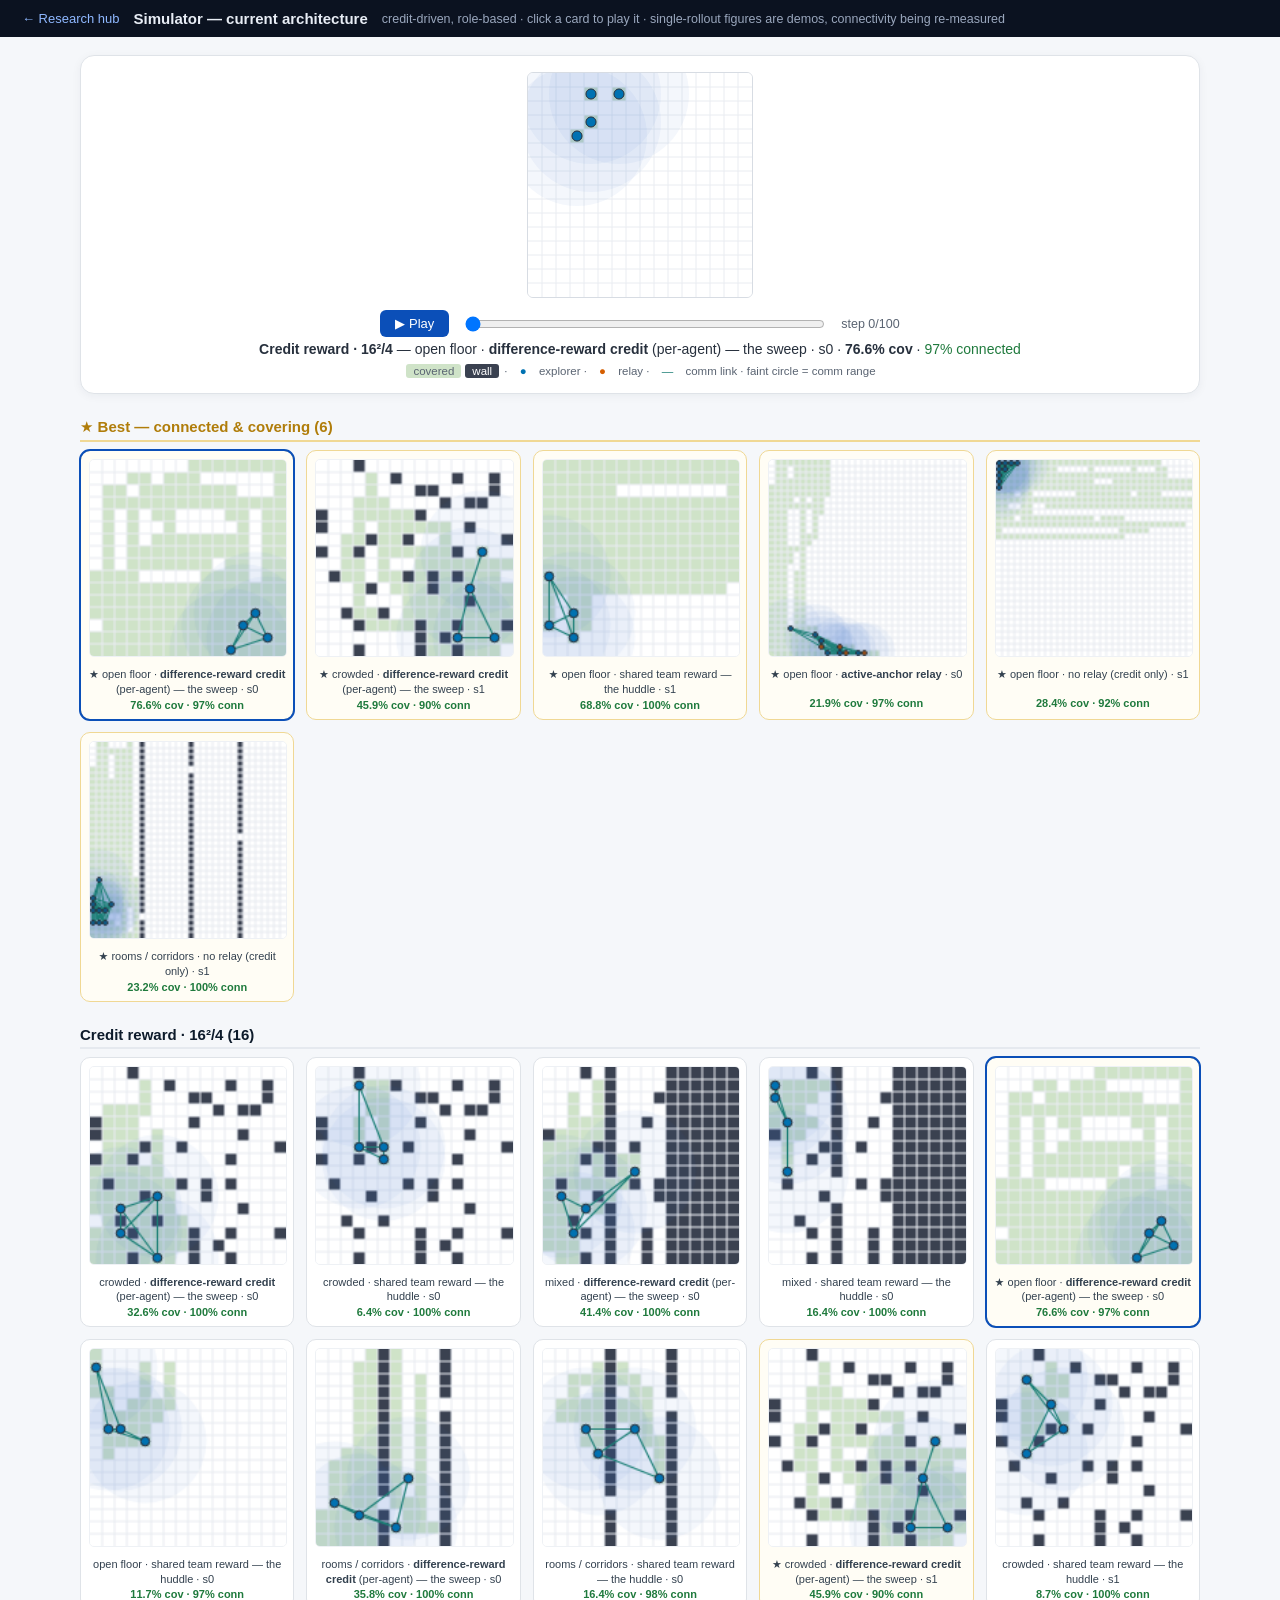
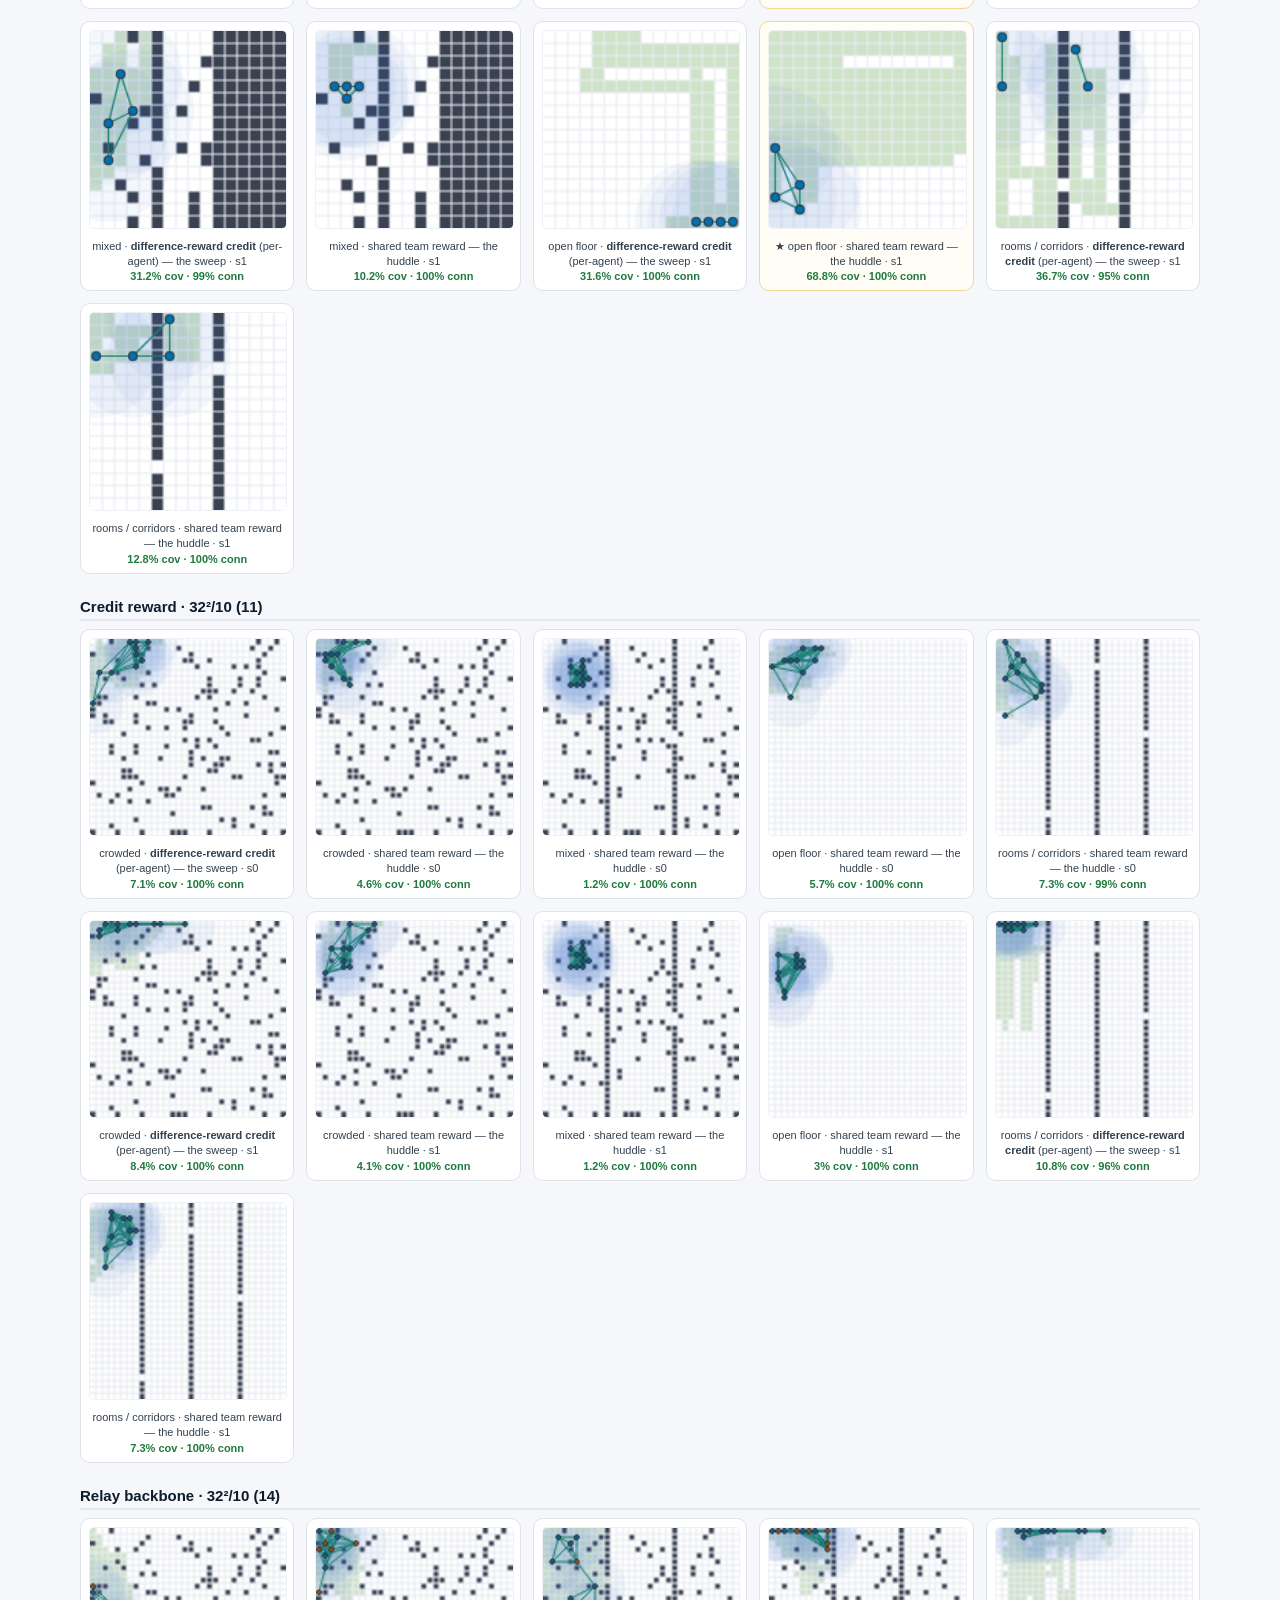
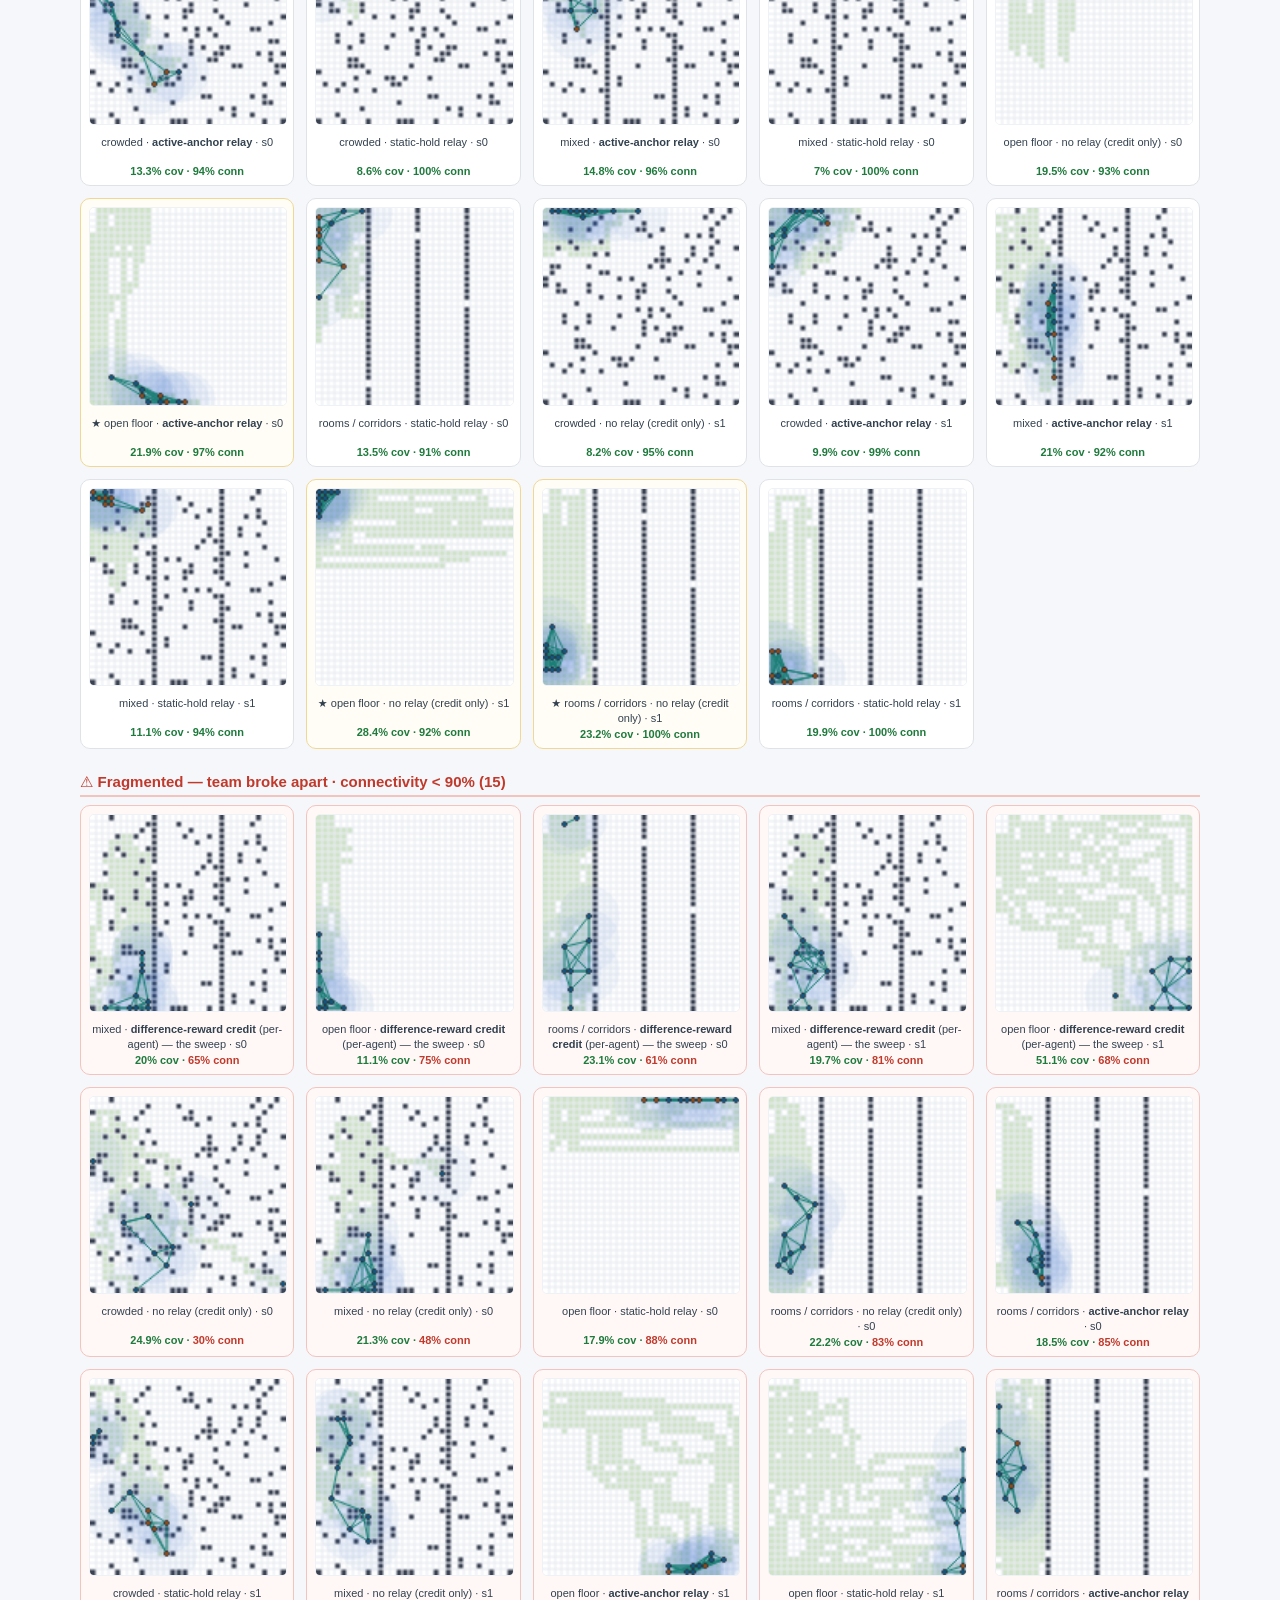
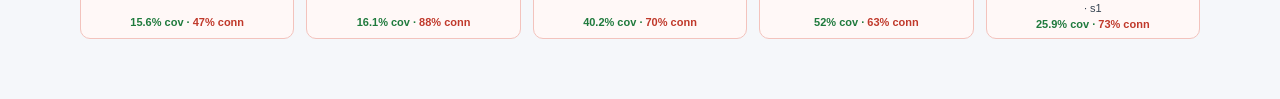
<file: report/index.html>
<!doctype html><html><head><meta charset="utf-8"><title>Zymera — Simulator</title>
<meta name="viewport" content="width=device-width, initial-scale=1">
<style>
 body{margin:0;font-family:"Helvetica Neue",Arial,system-ui,sans-serif;background:#f5f7fa;color:#1a1f29}
 .top{padding:10px 22px;background:#0b1220;color:#e8edf5;display:flex;gap:14px;align-items:center;flex-wrap:wrap}
 .top a{color:#8fb8ff;text-decoration:none;font-size:13px} .top b{font-size:15px}
 .top .mut{color:#9aa7bd;font-size:12.5px}
 .wrap{max-width:1120px;margin:0 auto;padding:18px 20px 60px}
 .viewer{background:#fff;border:1px solid #dfe3e8;border-radius:14px;padding:16px;margin-bottom:8px;box-shadow:0 2px 10px rgba(20,30,50,.05);position:sticky;top:8px;z-index:5}
 .viewer canvas{display:block;margin:0 auto;background:#fff;border:1px solid #d7dce3;border-radius:6px;max-width:100%;image-rendering:crisp-edges}
 .vbar{display:flex;gap:14px;align-items:center;flex-wrap:wrap;margin:12px 0 4px;justify-content:center}
 .vbar button{font-size:13px;padding:6px 15px;background:#0b4fb8;color:#fff;border:0;border-radius:6px;cursor:pointer}
 #vslider{width:min(360px,60vw)}
 .vcap{text-align:center;font-size:14px;color:#27303d;margin-top:4px}
 .st{color:#5a6472;font-size:12.5px}
 .legend{text-align:center;font-size:11.5px;color:#5a6472;margin:8px 0 0}
 .legend span{padding:1px 7px;border-radius:3px;margin:0 2px}
 h2.sec{font-size:15px;margin:24px 0 8px;color:#0d1b2b;border-bottom:2px solid #e5e9ef;padding-bottom:4px}
 h2.best{color:#b07d0a;border-color:#f0d894}
 .grid{display:grid;grid-template-columns:repeat(auto-fill,minmax(184px,1fr));gap:12px}
 .card{background:#fff;border:1px solid #dfe3e8;border-radius:10px;padding:8px;cursor:pointer;transition:.12s;text-align:center}
 .card:hover{border-color:#0b4fb8;box-shadow:0 3px 12px rgba(11,79,184,.14);transform:translateY(-1px)}
 .card.best{border-color:#f0d894;background:#fffdf5}
 .card canvas{width:100%;height:auto;border-radius:5px;border:1px solid #eef1f5;background:#fff}
 .card .ds{font-size:11px;color:#33414f;margin-top:6px;line-height:1.35;min-height:28px}
 .card .cv{font-size:11px;color:#1f7a3d;font-weight:700;margin-top:2px}
 .card.on{outline:2px solid #0b4fb8;outline-offset:-1px}
 h2.frag{color:#c0392b;border-color:#f3c3bd}
 .card.fragc{border-color:#f3c3bd;background:#fff8f7}
</style></head><body>
<div class="top"><a href="../index.html">← Research hub</a><b>Simulator — current architecture</b>
 <span class="mut">credit-driven, role-based · click a card to play it · single-rollout figures are demos, connectivity being re-measured</span></div>
<div class="wrap">
 <div class="viewer">
  <canvas id="cv" width="440" height="440"></canvas>
  <div class="vbar"><button id="play">▶ Play</button><input id="vslider" type="range" min="0" value="0"><span class="st" id="step">step 0</span></div>
  <div class="vcap" id="cap"></div>
  <div class="legend"><span style="background:#cfe3c8">covered</span><span style="background:#3a4150;color:#fff">wall</span> · <span style="color:#0072B2">●</span> explorer · <span style="color:#D55E00">●</span> relay · <span style="color:#1b7f76">—</span> comm link · faint circle = comm range</div>
 </div>
 <div id="sections"></div>
</div>
<script src="data.js"></script>
<script>
var T=window.TRAJ||{}, COL=['#0072B2','#D55E00','#009E73','#CC79A7','#E69F00'];
function draw(ctx,v,t,cell){
  var H=v.grid[0],W=v.grid[1],f=v.frames[t],i,p,id;
  ctx.fillStyle='#fff';ctx.fillRect(0,0,W*cell,H*cell);
  ctx.fillStyle='#cfe3c8';for(i=0;i<f.cov.length;i++){id=f.cov[i];ctx.fillRect((id%W)*cell,((id/W)|0)*cell,cell,cell);}
  ctx.fillStyle='#3a4150';for(i=0;i<v.walls.length;i++){id=v.walls[i];ctx.fillRect((id%W)*cell,((id/W)|0)*cell,cell,cell);}
  ctx.strokeStyle='#e9ecf1';ctx.lineWidth=1;ctx.beginPath();
  for(i=1;i<W;i++){ctx.moveTo(i*cell,0);ctx.lineTo(i*cell,H*cell);}
  for(i=1;i<H;i++){ctx.moveTo(0,i*cell);ctx.lineTo(W*cell,i*cell);}ctx.stroke();
  var cr=v.comm_r||5;ctx.fillStyle='rgba(43,95,184,0.05)';
  for(i=0;i<f.pos.length;i++){p=f.pos[i];ctx.beginPath();ctx.arc((p[1]+.5)*cell,(p[0]+.5)*cell,cr*cell,0,6.29);ctx.fill();}
  ctx.strokeStyle='#1b7f76';ctx.lineWidth=Math.max(1,cell/8);ctx.beginPath();
  for(i=0;i<f.edges.length;i++){var e=f.edges[i],a=f.pos[e[0]],b=f.pos[e[1]];ctx.moveTo((a[1]+.5)*cell,(a[0]+.5)*cell);ctx.lineTo((b[1]+.5)*cell,(b[0]+.5)*cell);}ctx.stroke();
  for(i=0;i<f.pos.length;i++){p=f.pos[i];ctx.fillStyle=COL[(f.tags[i]||0)%COL.length];ctx.beginPath();ctx.arc((p[1]+.5)*cell,(p[0]+.5)*cell,cell*0.36,0,6.29);ctx.fill();ctx.lineWidth=1;ctx.strokeStyle='#2a2f3a';ctx.stroke();}
}
var cv=document.getElementById('cv'),ctx=cv.getContext('2d'),cur=null,cell=12,fr=0,playing=false,timer=null;
var slider=document.getElementById('vslider'),stepEl=document.getElementById('step'),capEl=document.getElementById('cap'),playBtn=document.getElementById('play');
function sizeFor(v,b){return Math.max(4,Math.min(14,Math.floor(b/Math.max(v.grid[0],v.grid[1]))));}
function show(t){fr=t;draw(ctx,cur,t,cell);slider.value=t;stepEl.textContent='step '+t+'/'+(cur.frames.length-1);}
function loadBig(k){
  cur=T[k];fr=0;cell=sizeFor(cur,440);cv.width=cur.grid[1]*cell;cv.height=cur.grid[0]*cell;
  slider.max=cur.frames.length-1;slider.value=0;
  capEl.innerHTML='<b>'+cur.cat+'</b> — '+cur.desc+' · <b>'+cur.cov+'% cov</b> · <span style="color:'+(cur.healthy?'#1f7a3d':'#c0392b')+'">'+cur.conn+'% connected'+(cur.healthy?'':' · FRAGMENTED')+'</span>';
  draw(ctx,cur,0,cell);stepEl.textContent='step 0/'+(cur.frames.length-1);
  var cards=document.querySelectorAll('.card');for(var i=0;i<cards.length;i++)cards[i].classList.toggle('on',cards[i].dataset.k===k);
  window.scrollTo({top:0,behavior:'smooth'});
}
slider.oninput=function(){if(cur)show(+slider.value);};
playBtn.onclick=function(){playing=!playing;playBtn.textContent=playing?'❚❚ Pause':'▶ Play';if(playing){timer=setInterval(function(){if(cur)show((fr+1)%cur.frames.length);},90);}else clearInterval(timer);};
function mini(v){var c=document.createElement('canvas'),cl=sizeFor(v,150);c.width=v.grid[1]*cl;c.height=v.grid[0]*cl;draw(c.getContext('2d'),v,v.frames.length-1,cl);return c;}
function card(k){var v=T[k],d=document.createElement('div');d.className='card'+(v.featured?' best':'')+(v.healthy?'':' fragc');d.dataset.k=k;
  d.appendChild(mini(v));
  var ds=document.createElement('div');ds.className='ds';ds.innerHTML=(v.featured?'★ ':'')+v.desc;d.appendChild(ds);
  var cvv=document.createElement('div');cvv.className='cv';cvv.innerHTML=v.cov+'% cov · <span style="color:'+(v.healthy?'#1f7a3d':'#c0392b')+'">'+v.conn+'% conn</span>';d.appendChild(cvv);
  d.onclick=function(){loadBig(k);};return d;}
function section(title,keys,cls){if(!keys.length)return;var s=document.getElementById('sections');
  var h=document.createElement('h2');h.className='sec '+(cls||'');h.textContent=title+' ('+keys.length+')';s.appendChild(h);
  var g=document.createElement('div');g.className='grid';keys.forEach(function(k){g.appendChild(card(k));});s.appendChild(g);}
var ks=Object.keys(T);
var featured=ks.filter(function(k){return T[k].featured;});
var frag=ks.filter(function(k){return !T[k].healthy;});
section('★ Best — connected & covering',featured,'best');
var cats={};ks.forEach(function(k){if(!T[k].healthy)return;var c=T[k].cat||'Other';(cats[c]=cats[c]||[]).push(k);});
Object.keys(cats).sort().forEach(function(c){section(c,cats[c].sort());});
section('⚠ Fragmented — team broke apart · connectivity < 90%',frag.sort(),'frag');
if(featured.length)loadBig(featured[0]);else if(ks.length)loadBig(ks[0]);
</script></body></html>
</file>
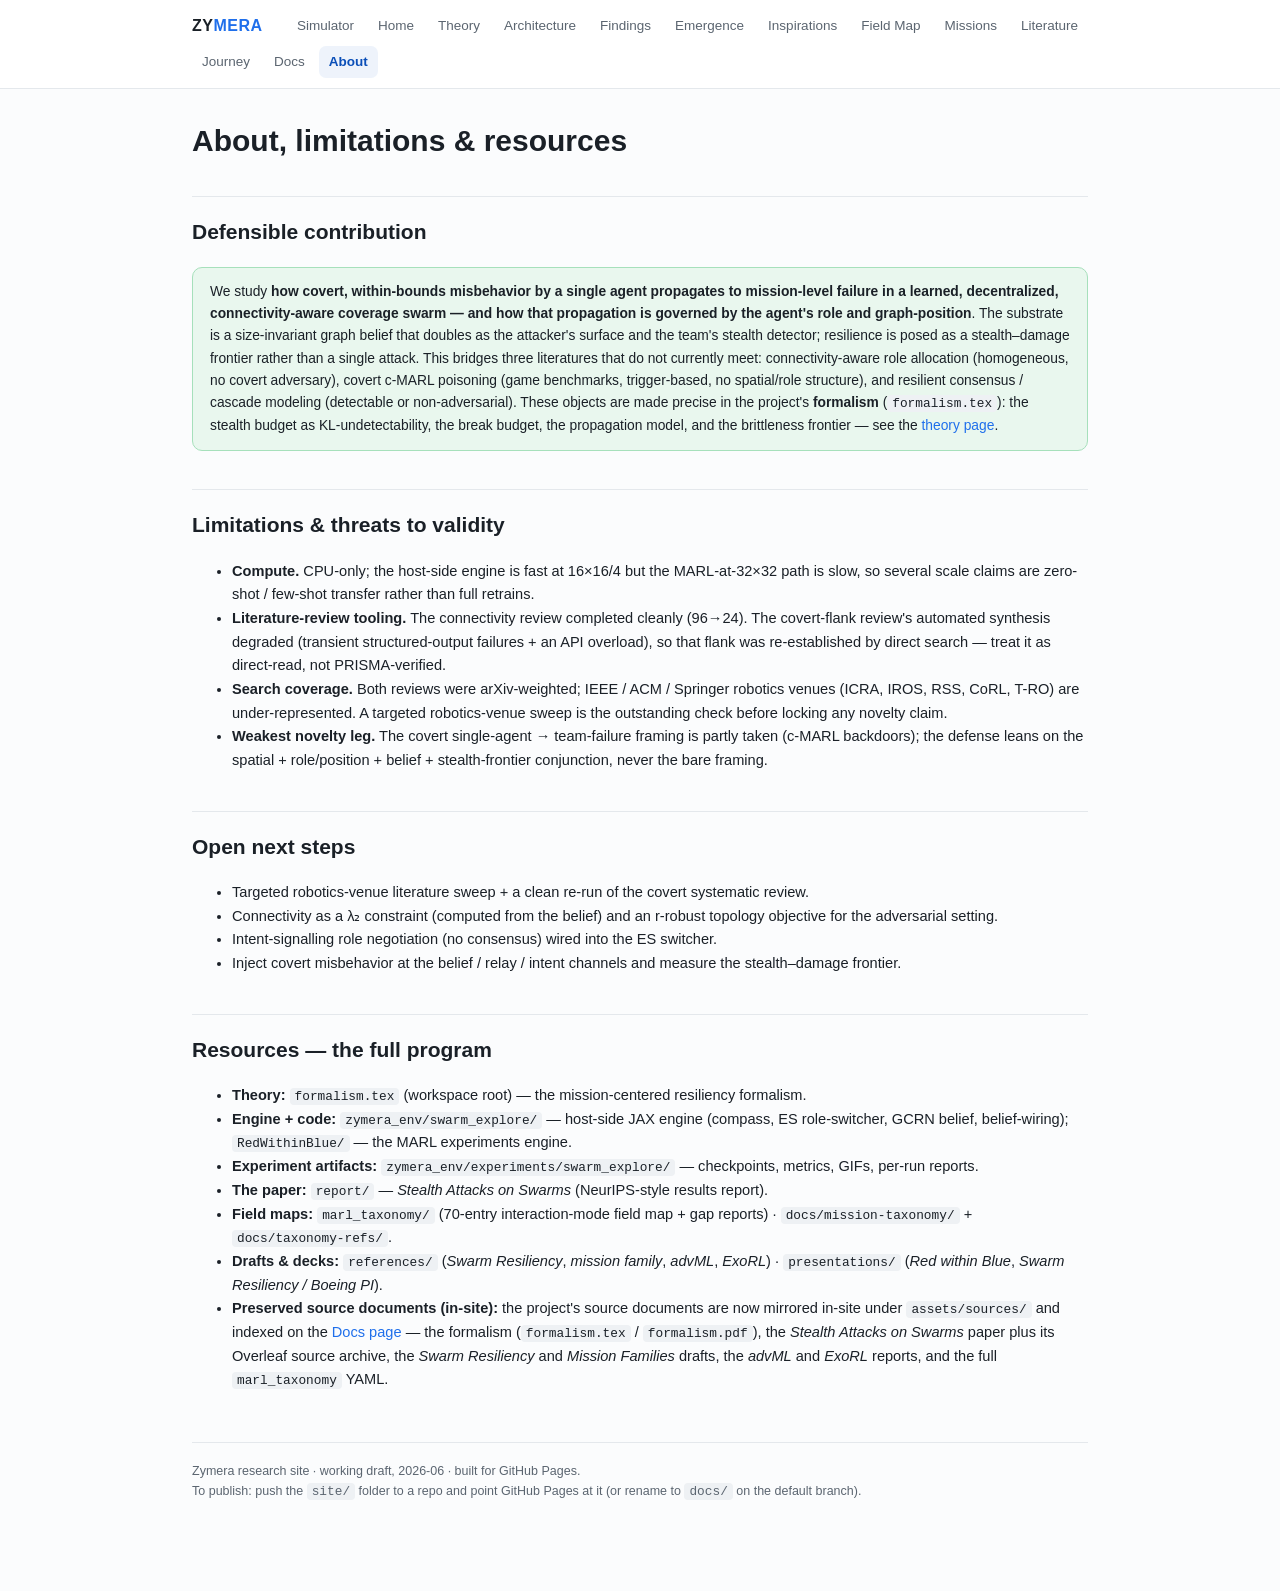
<file: about.html>
<!DOCTYPE html>
<html lang="en">
<head>
<meta charset="utf-8">
<meta name="viewport" content="width=device-width, initial-scale=1">
<title>Zymera — About, Limitations & Resources</title>
<link rel="stylesheet" href="assets/style.css">
</head>
<body>
<div class="nav"><div class="nav-inner">
  <a class="brand" href="index.html">ZY<span>MERA</span></a>
  <a class="lnk" href="report/index.html">Simulator</a>
  <a class="lnk" href="index.html">Home</a>
  <a class="lnk" href="theory.html">Theory</a>
  <a class="lnk" href="architecture.html">Architecture</a>
  <a class="lnk" href="findings.html">Findings</a>
  <a class="lnk" href="emergence.html">Emergence</a>
  <a class="lnk" href="inspirations.html">Inspirations</a>
  <a class="lnk" href="field-map.html">Field Map</a>
  <a class="lnk" href="missions.html">Missions</a>
  <a class="lnk" href="related-work.html">Literature</a>
  <a class="lnk" href="journey.html">Journey</a>
  <a class="lnk" href="documents.html">Docs</a>
  <a class="lnk active" href="about.html">About</a>
</div></div>

<div class="wrap">
  <h1>About, limitations &amp; resources</h1>

  <h2>Defensible contribution</h2>
  <div class="callout key">
    We study <b>how covert, within-bounds misbehavior by a single agent propagates to mission-level failure in a learned, decentralized, connectivity-aware coverage swarm — and how that propagation is governed by the agent's role and graph-position</b>. The substrate is a size-invariant graph belief that doubles as the attacker's surface and the team's stealth detector; resilience is posed as a stealth–damage frontier rather than a single attack. This bridges three literatures that do not currently meet: connectivity-aware role allocation (homogeneous, no covert adversary), covert c-MARL poisoning (game benchmarks, trigger-based, no spatial/role structure), and resilient consensus / cascade modeling (detectable or non-adversarial). These objects are made precise in the project's <b>formalism</b> (<code>formalism.tex</code>): the stealth budget as KL-undetectability, the break budget, the propagation model, and the brittleness frontier — see the <a href="theory.html">theory page</a>.
  </div>

  <h2>Limitations &amp; threats to validity</h2>
  <ul>
    <li><b>Compute.</b> CPU-only; the host-side engine is fast at 16×16/4 but the MARL-at-32×32 path is slow, so several scale claims are zero-shot / few-shot transfer rather than full retrains.</li>
    <li><b>Literature-review tooling.</b> The connectivity review completed cleanly (96→24). The covert-flank review's automated synthesis degraded (transient structured-output failures + an API overload), so that flank was re-established by direct search — treat it as direct-read, not PRISMA-verified.</li>
    <li><b>Search coverage.</b> Both reviews were arXiv-weighted; IEEE / ACM / Springer robotics venues (ICRA, IROS, RSS, CoRL, T-RO) are under-represented. A targeted robotics-venue sweep is the outstanding check before locking any novelty claim.</li>
    <li><b>Weakest novelty leg.</b> The covert single-agent → team-failure framing is partly taken (c-MARL backdoors); the defense leans on the spatial + role/position + belief + stealth-frontier conjunction, never the bare framing.</li>
  </ul>

  <h2>Open next steps</h2>
  <ul>
    <li>Targeted robotics-venue literature sweep + a clean re-run of the covert systematic review.</li>
    <li>Connectivity as a λ₂ constraint (computed from the belief) and an r-robust topology objective for the adversarial setting.</li>
    <li>Intent-signalling role negotiation (no consensus) wired into the ES switcher.</li>
    <li>Inject covert misbehavior at the belief / relay / intent channels and measure the stealth–damage frontier.</li>
  </ul>

  <h2>Resources — the full program</h2>
  <ul>
    <li><b>Theory:</b> <code>formalism.tex</code> (workspace root) — the mission-centered resiliency formalism.</li>
    <li><b>Engine + code:</b> <code>zymera_env/swarm_explore/</code> — host-side JAX engine (compass, ES role-switcher, GCRN belief, belief-wiring); <code>RedWithinBlue/</code> — the MARL experiments engine.</li>
    <li><b>Experiment artifacts:</b> <code>zymera_env/experiments/swarm_explore/</code> — checkpoints, metrics, GIFs, per-run reports.</li>
    <li><b>The paper:</b> <code>report/</code> — <i>Stealth Attacks on Swarms</i> (NeurIPS-style results report).</li>
    <li><b>Field maps:</b> <code>marl_taxonomy/</code> (70-entry interaction-mode field map + gap reports) · <code>docs/mission-taxonomy/</code> + <code>docs/taxonomy-refs/</code>.</li>
    <li><b>Drafts &amp; decks:</b> <code>references/</code> (<em>Swarm Resiliency</em>, <em>mission family</em>, <em>advML</em>, <em>ExoRL</em>) · <code>presentations/</code> (<em>Red within Blue</em>, <em>Swarm Resiliency / Boeing PI</em>).</li>
    <li><b>Preserved source documents (in-site):</b> the project's source documents are now mirrored in-site under <code>assets/sources/</code> and indexed on the <a href="documents.html">Docs page</a> — the formalism (<code>formalism.tex</code> / <code>formalism.pdf</code>), the <em>Stealth Attacks on Swarms</em> paper plus its Overleaf source archive, the <em>Swarm Resiliency</em> and <em>Mission Families</em> drafts, the <em>advML</em> and <em>ExoRL</em> reports, and the full <code>marl_taxonomy</code> YAML.</li>
  </ul>

  <div class="footer">
    Zymera research site · working draft, 2026-06 · built for GitHub Pages.<br>
    To publish: push the <code>site/</code> folder to a repo and point GitHub Pages at it (or rename to <code>docs/</code> on the default branch).
  </div>
</div>
</body>
</html>
</file>
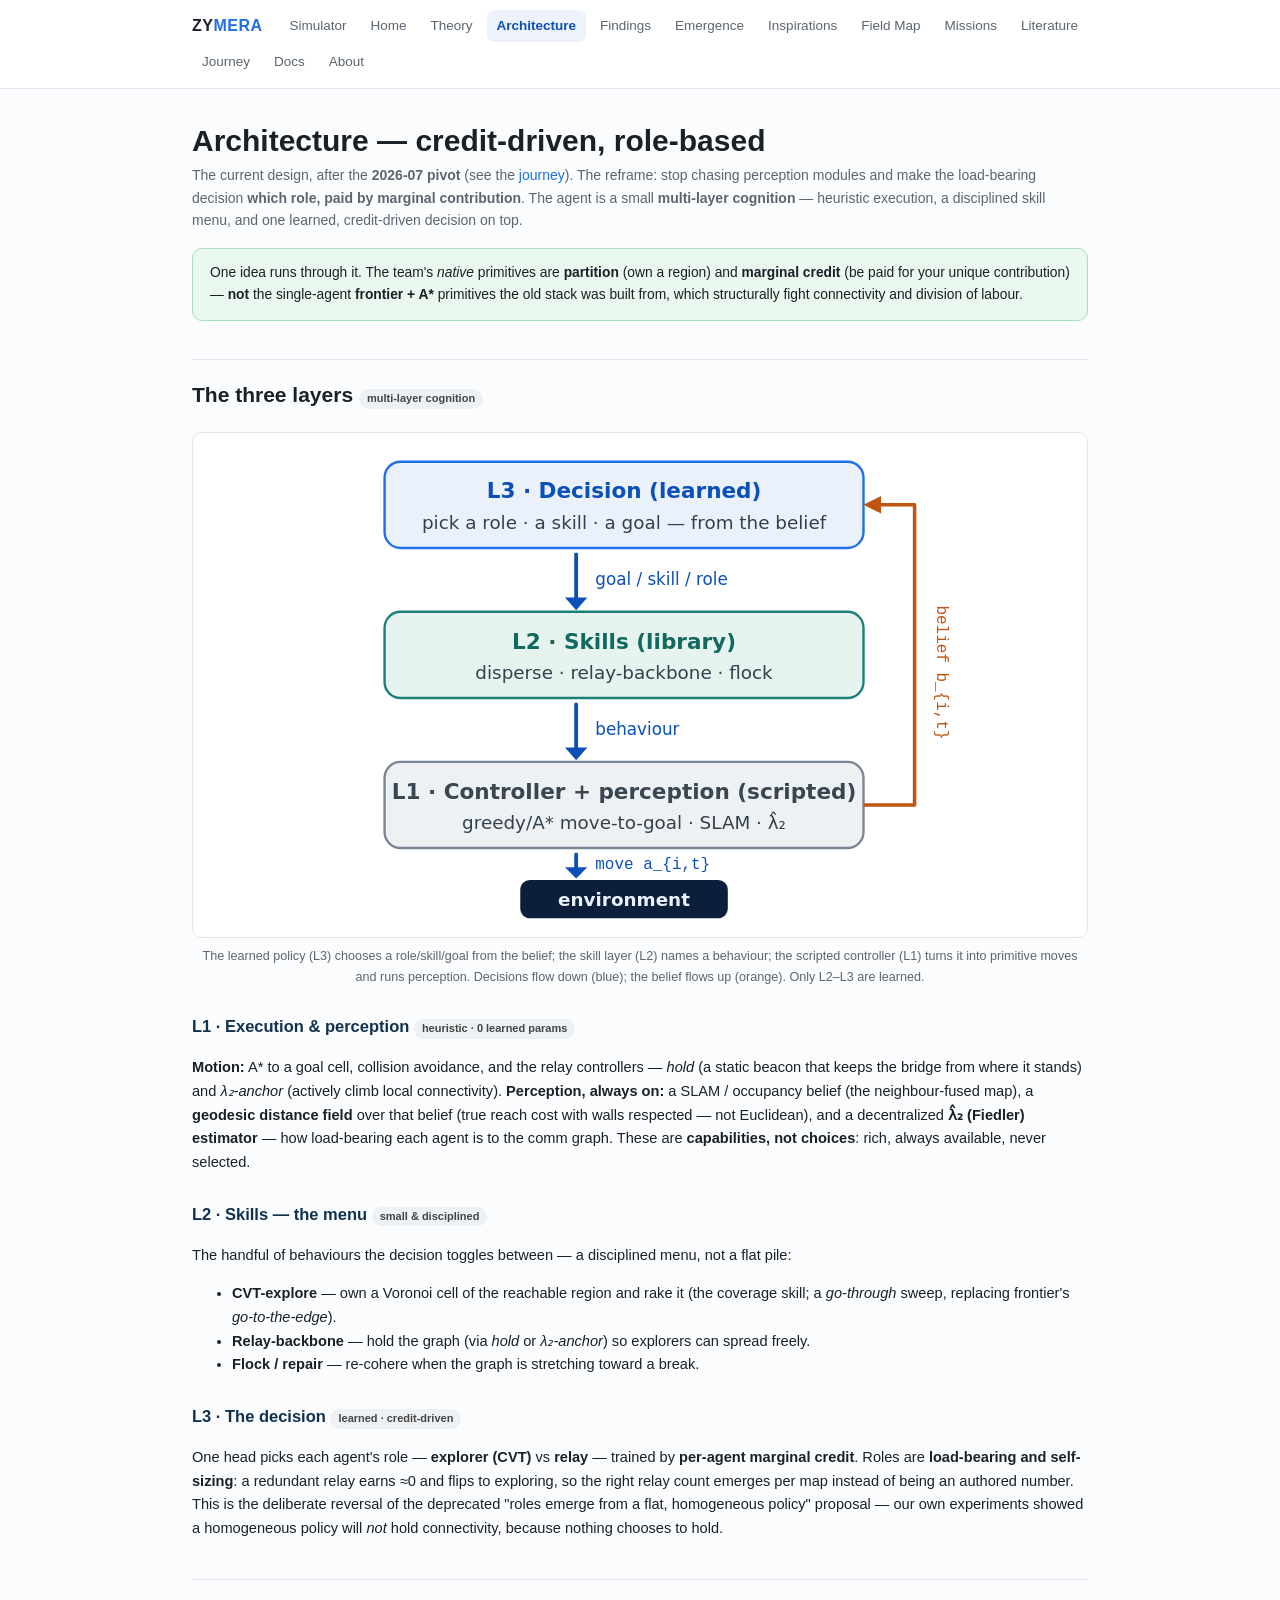
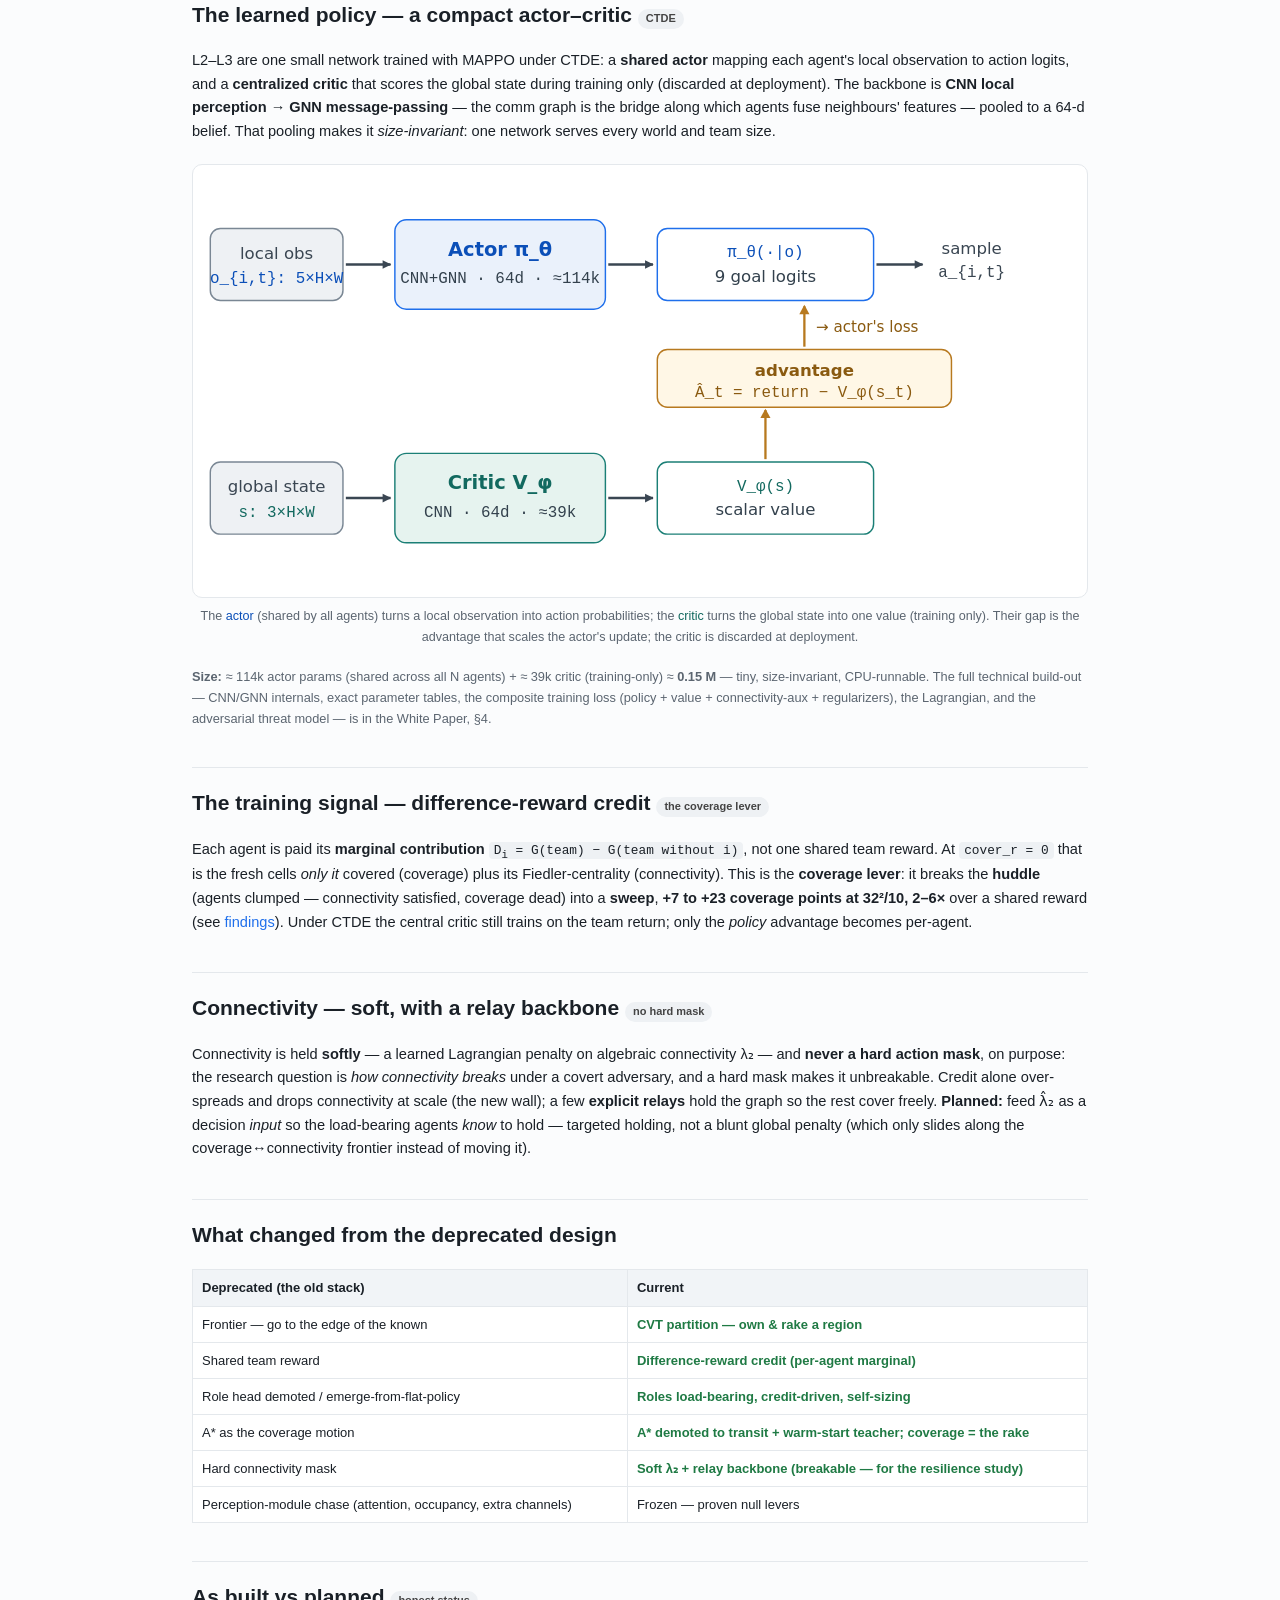
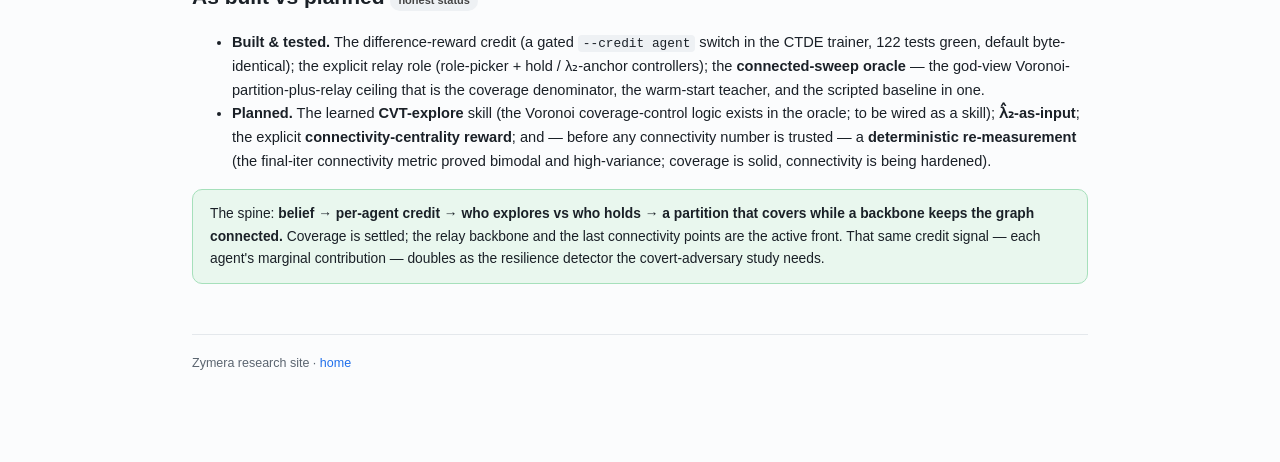
<file: architecture.html>
<!DOCTYPE html>
<html lang="en">
<head>
<meta charset="utf-8">
<meta name="viewport" content="width=device-width, initial-scale=1">
<title>Zymera — Architecture</title>
<link rel="stylesheet" href="assets/style.css">
<style>
  figure svg{max-width:100%;height:auto;border:1px solid var(--line);border-radius:10px;background:#fff;display:block;margin:8px auto}
  figure{margin:20px 0;text-align:center}
</style>
</head>
<body>
<div class="nav"><div class="nav-inner">
  <a class="brand" href="index.html">ZY<span>MERA</span></a>
  <a class="lnk" href="report/index.html">Simulator</a>
  <a class="lnk" href="index.html">Home</a>
  <a class="lnk" href="theory.html">Theory</a>
  <a class="lnk active" href="architecture.html">Architecture</a>
  <a class="lnk" href="findings.html">Findings</a>
  <a class="lnk" href="emergence.html">Emergence</a>
  <a class="lnk" href="inspirations.html">Inspirations</a>
  <a class="lnk" href="field-map.html">Field Map</a>
  <a class="lnk" href="missions.html">Missions</a>
  <a class="lnk" href="related-work.html">Literature</a>
  <a class="lnk" href="journey.html">Journey</a>
  <a class="lnk" href="documents.html">Docs</a>
  <a class="lnk" href="about.html">About</a>
</div></div>

<div class="wrap">
  <h1>Architecture — credit-driven, role-based</h1>
  <p class="sub">The current design, after the <b>2026-07 pivot</b> (see the <a href="journey.html">journey</a>). The reframe: stop chasing perception modules and make the load-bearing decision <b>which role, paid by marginal contribution</b>. The agent is a small <b>multi-layer cognition</b> — heuristic execution, a disciplined skill menu, and one learned, credit-driven decision on top.</p>

  <div class="callout key">
    One idea runs through it. The team's <i>native</i> primitives are <b>partition</b> (own a region) and <b>marginal credit</b> (be paid for your unique contribution) — <b>not</b> the single-agent <b>frontier + A*</b> primitives the old stack was built from, which structurally fight connectivity and division of labour.
  </div>

  <h2>The three layers <span class="tag">multi-layer cognition</span></h2>

  <figure>
    <svg viewBox="0 0 560 316" role="img" aria-label="Multi-layer cognition stack: L3 decision on top, then L2 skills, then L1 controller and perception, then the environment; decisions flow down the centre, the belief flows up the right margin outside the boxes.">
      <rect x="120" y="18" width="300" height="54" rx="10" fill="#eaf1fb" stroke="#1f6feb" stroke-width="1.5"/>
      <text x="270" y="41" text-anchor="middle" font-family="system-ui" font-size="13.5" font-weight="700" fill="#0b4fb8">L3 · Decision  (learned)</text>
      <text x="270" y="60" text-anchor="middle" font-family="system-ui" font-size="11.5" fill="#33414d">pick a role · a skill · a goal — from the belief</text>
      <rect x="120" y="112" width="300" height="54" rx="10" fill="#e6f3ef" stroke="#1b7f76" stroke-width="1.5"/>
      <text x="270" y="135" text-anchor="middle" font-family="system-ui" font-size="13.5" font-weight="700" fill="#12695f">L2 · Skills  (library)</text>
      <text x="270" y="154" text-anchor="middle" font-family="system-ui" font-size="11.5" fill="#33414d">disperse · relay-backbone · flock</text>
      <rect x="120" y="206" width="300" height="54" rx="10" fill="#eef1f4" stroke="#7a8794" stroke-width="1.5"/>
      <text x="270" y="229" text-anchor="middle" font-family="system-ui" font-size="13.5" font-weight="700" fill="#3a4652">L1 · Controller + perception  (scripted)</text>
      <text x="270" y="248" text-anchor="middle" font-family="system-ui" font-size="11.5" fill="#33414d">greedy/A* move-to-goal · SLAM · λ̂₂</text>
      <rect x="205" y="280" width="130" height="24" rx="6" fill="#0b1f3a"/>
      <text x="270" y="296" text-anchor="middle" font-family="system-ui" font-size="11.5" font-weight="600" fill="#eaf1fb">environment</text>
      <g stroke="#0b4fb8" stroke-width="2.4" fill="none" stroke-linecap="round">
        <line x1="240" y1="76" x2="240" y2="103"/><line x1="240" y1="170" x2="240" y2="197"/><line x1="240" y1="264" x2="240" y2="272"/>
      </g>
      <g fill="#0b4fb8">
        <path d="M233,103 L247,103 L240,111 z"/><path d="M233,197 L247,197 L240,205 z"/><path d="M233,272 L247,272 L240,279 z"/>
      </g>
      <text x="252" y="95" font-family="system-ui" font-size="10.5" fill="#0b4fb8">goal / skill / role</text>
      <text x="252" y="189" font-family="system-ui" font-size="10.5" fill="#0b4fb8">behaviour</text>
      <text x="252" y="273" font-family="ui-monospace,Menlo,monospace" font-size="10" fill="#0b4fb8">move a_{i,t}</text>
      <path d="M420,233 H452 V45 H426" fill="none" stroke="#c05512" stroke-width="2.2" stroke-linejoin="round"/>
      <path d="M420,45 l11,-5.5 v11 z" fill="#c05512"/>
      <text x="466" y="150" font-family="ui-monospace,Menlo,monospace" font-size="10" fill="#c05512" transform="rotate(90 466 150)" text-anchor="middle">belief b_{i,t}</text>
    </svg>
    <figcaption>The learned policy (L3) chooses a role/skill/goal from the belief; the skill layer (L2) names a
    behaviour; the scripted controller (L1) turns it into primitive moves and runs perception. Decisions flow
    down (blue); the belief flows up (orange). Only L2–L3 are learned.</figcaption>
  </figure>

  <h3>L1 · Execution &amp; perception <span class="tag">heuristic · 0 learned params</span></h3>
  <p><b>Motion:</b> A* to a goal cell, collision avoidance, and the relay controllers — <i>hold</i> (a static beacon that keeps the bridge from where it stands) and <i>λ₂-anchor</i> (actively climb local connectivity). <b>Perception, always on:</b> a SLAM / occupancy belief (the neighbour-fused map), a <b>geodesic distance field</b> over that belief (true reach cost with walls respected — not Euclidean), and a decentralized <b>λ̂₂ (Fiedler) estimator</b> — how load-bearing each agent is to the comm graph. These are <b>capabilities, not choices</b>: rich, always available, never selected.</p>

  <h3>L2 · Skills — the menu <span class="tag">small &amp; disciplined</span></h3>
  <p>The handful of behaviours the decision toggles between — a disciplined menu, not a flat pile:</p>
  <ul>
    <li><b>CVT-explore</b> — own a Voronoi cell of the reachable region and rake it (the coverage skill; a <i>go-through</i> sweep, replacing frontier's <i>go-to-the-edge</i>).</li>
    <li><b>Relay-backbone</b> — hold the graph (via <i>hold</i> or <i>λ₂-anchor</i>) so explorers can spread freely.</li>
    <li><b>Flock / repair</b> — re-cohere when the graph is stretching toward a break.</li>
  </ul>

  <h3>L3 · The decision <span class="tag">learned · credit-driven</span></h3>
  <p>One head picks each agent's role — <b>explorer (CVT)</b> vs <b>relay</b> — trained by <b>per-agent marginal credit</b>. Roles are <b>load-bearing and self-sizing</b>: a redundant relay earns ≈0 and flips to exploring, so the right relay count emerges per map instead of being an authored number. This is the deliberate reversal of the deprecated "roles emerge from a flat, homogeneous policy" proposal — our own experiments showed a homogeneous policy will <i>not</i> hold connectivity, because nothing chooses to hold.</p>

  <h2>The learned policy — a compact actor–critic <span class="tag">CTDE</span></h2>
  <p>L2–L3 are one small network trained with MAPPO under CTDE: a <b>shared actor</b> mapping each agent's local
  observation to action logits, and a <b>centralized critic</b> that scores the global state during training only
  (discarded at deployment). The backbone is <b>CNN local perception → GNN message-passing</b> — the comm graph is
  the bridge along which agents fuse neighbours' features — pooled to a 64-d belief. That pooling makes it
  <i>size-invariant</i>: one network serves every world and team size.</p>

  <figure>
    <svg viewBox="0 0 620 300" role="img" aria-label="Actor-critic architecture: the actor maps a local observation to action probabilities; the critic maps the global state to a scalar value; their difference is the advantage.">
      <rect x="12" y="44" width="92" height="50" rx="7" fill="#eef1f4" stroke="#7a8794"/>
      <text x="58" y="65" text-anchor="middle" font-family="system-ui" font-size="11.5" fill="#3a4652">local obs</text>
      <text x="58" y="82" text-anchor="middle" font-family="ui-monospace,Menlo,monospace" font-size="11" fill="#0b4fb8">o_{i,t}: 5×H×W</text>
      <rect x="140" y="38" width="146" height="62" rx="8" fill="#eaf1fb" stroke="#1f6feb"/>
      <text x="213" y="63" text-anchor="middle" font-family="system-ui" font-size="13.5" font-weight="700" fill="#0b4fb8">Actor  π_θ</text>
      <text x="213" y="82" text-anchor="middle" font-family="ui-monospace,Menlo,monospace" font-size="11" fill="#33414d">CNN+GNN · 64d · ≈114k</text>
      <rect x="322" y="44" width="150" height="50" rx="7" fill="#fff" stroke="#1f6feb"/>
      <text x="397" y="64" text-anchor="middle" font-family="ui-monospace,Menlo,monospace" font-size="11" fill="#0b4fb8">π_θ(·|o)</text>
      <text x="397" y="81" text-anchor="middle" font-family="system-ui" font-size="11.5" fill="#33414d">9 goal logits</text>
      <text x="540" y="62" text-anchor="middle" font-family="system-ui" font-size="11.5" fill="#3a4652">sample</text>
      <text x="540" y="78" text-anchor="middle" font-family="ui-monospace,Menlo,monospace" font-size="11" fill="#3a4652">a_{i,t}</text>
      <rect x="12" y="206" width="92" height="50" rx="7" fill="#eef1f4" stroke="#7a8794"/>
      <text x="58" y="227" text-anchor="middle" font-family="system-ui" font-size="11.5" fill="#3a4652">global state</text>
      <text x="58" y="244" text-anchor="middle" font-family="ui-monospace,Menlo,monospace" font-size="11" fill="#12695f">s: 3×H×W</text>
      <rect x="140" y="200" width="146" height="62" rx="8" fill="#e6f3ef" stroke="#1b7f76"/>
      <text x="213" y="225" text-anchor="middle" font-family="system-ui" font-size="13.5" font-weight="700" fill="#12695f">Critic  V_φ</text>
      <text x="213" y="244" text-anchor="middle" font-family="ui-monospace,Menlo,monospace" font-size="11" fill="#33414d">CNN · 64d · ≈39k</text>
      <rect x="322" y="206" width="150" height="50" rx="7" fill="#fff" stroke="#1b7f76"/>
      <text x="397" y="226" text-anchor="middle" font-family="ui-monospace,Menlo,monospace" font-size="11" fill="#12695f">V_φ(s)</text>
      <text x="397" y="243" text-anchor="middle" font-family="system-ui" font-size="11.5" fill="#33414d">scalar value</text>
      <g stroke="#3a4652" stroke-width="1.7" fill="none" marker-end="url(#fw2)">
        <line x1="106" y1="69" x2="137" y2="69"/><line x1="288" y1="69" x2="319" y2="69"/><line x1="474" y1="69" x2="506" y2="69"/>
        <line x1="106" y1="231" x2="137" y2="231"/><line x1="288" y1="231" x2="319" y2="231"/>
      </g>
      <rect x="322" y="128" width="204" height="40" rx="7" fill="#fff7e6" stroke="#b7791f"/>
      <text x="424" y="146" text-anchor="middle" font-family="system-ui" font-size="11.5" font-weight="600" fill="#8a5a10">advantage</text>
      <text x="424" y="161" text-anchor="middle" font-family="ui-monospace,Menlo,monospace" font-size="11" fill="#8a5a10">Â_t = return − V_φ(s_t)</text>
      <g stroke="#b7791f" stroke-width="1.6" fill="none" marker-end="url(#av2)"><line x1="397" y1="204" x2="397" y2="170"/><line x1="424" y1="126" x2="424" y2="98"/></g>
      <text x="432" y="116" font-family="system-ui" font-size="10.5" fill="#8a5a10">→ actor's loss</text>
      <defs>
        <marker id="fw2" markerWidth="8" markerHeight="8" refX="6.5" refY="4" orient="auto" markerUnits="userSpaceOnUse"><path d="M1,1 L7,4 L1,7 z" fill="#3a4652"/></marker>
        <marker id="av2" markerWidth="9" markerHeight="9" refX="7" refY="4.5" orient="auto" markerUnits="userSpaceOnUse"><path d="M1.5,1 L8,4.5 L1.5,8 z" fill="#b7791f"/></marker>
      </defs>
    </svg>
    <figcaption>The <span style="color:#0b4fb8">actor</span> (shared by all agents) turns a local observation into
    action probabilities; the <span style="color:#12695f">critic</span> turns the global state into one value
    (training only). Their gap is the advantage that scales the actor's update; the critic is discarded at deployment.</figcaption>
  </figure>

  <p class="meta"><b>Size:</b> ≈ 114k actor params (shared across all N agents) + ≈ 39k critic (training-only) ≈
  <b>0.15 M</b> — tiny, size-invariant, CPU-runnable. The full technical build-out — CNN/GNN internals, exact
  parameter tables, the composite training loss (policy + value + connectivity-aux + regularizers), the
  Lagrangian, and the adversarial threat model — is in the White Paper, §4.</p>

  <h2>The training signal — difference-reward credit <span class="tag">the coverage lever</span></h2>
  <p>Each agent is paid its <b>marginal contribution</b> <code>D<sub>i</sub> = G(team) − G(team without i)</code>, not one shared team reward. At <code>cover_r = 0</code> that is the fresh cells <i>only it</i> covered (coverage) plus its Fiedler-centrality (connectivity). This is the <b>coverage lever</b>: it breaks the <b>huddle</b> (agents clumped — connectivity satisfied, coverage dead) into a <b>sweep</b>, <b>+7 to +23 coverage points at 32²/10, 2–6×</b> over a shared reward (see <a href="findings.html">findings</a>). Under CTDE the central critic still trains on the team return; only the <i>policy</i> advantage becomes per-agent.</p>

  <h2>Connectivity — soft, with a relay backbone <span class="tag">no hard mask</span></h2>
  <p>Connectivity is held <b>softly</b> — a learned Lagrangian penalty on algebraic connectivity λ₂ — and <b>never a hard action mask</b>, on purpose: the research question is <i>how connectivity breaks</i> under a covert adversary, and a hard mask makes it unbreakable. Credit alone over-spreads and drops connectivity at scale (the new wall); a few <b>explicit relays</b> hold the graph so the rest cover freely. <b>Planned:</b> feed λ̂₂ as a decision <i>input</i> so the load-bearing agents <i>know</i> to hold — targeted holding, not a blunt global penalty (which only slides along the coverage↔connectivity frontier instead of moving it).</p>

  <h2>What changed from the deprecated design</h2>
  <table>
    <tr><th>Deprecated (the old stack)</th><th>Current</th></tr>
    <tr><td>Frontier — go to the edge of the known</td><td class="win">CVT partition — own &amp; rake a region</td></tr>
    <tr><td>Shared team reward</td><td class="win">Difference-reward credit (per-agent marginal)</td></tr>
    <tr><td>Role head demoted / emerge-from-flat-policy</td><td class="win">Roles load-bearing, credit-driven, self-sizing</td></tr>
    <tr><td>A* as the coverage motion</td><td class="win">A* demoted to transit + warm-start teacher; coverage = the rake</td></tr>
    <tr><td>Hard connectivity mask</td><td class="win">Soft λ₂ + relay backbone (breakable — for the resilience study)</td></tr>
    <tr><td>Perception-module chase (attention, occupancy, extra channels)</td><td>Frozen — proven null levers</td></tr>
  </table>

  <h2>As built vs planned <span class="tag">honest status</span></h2>
  <ul>
    <li><b>Built &amp; tested.</b> The difference-reward credit (a gated <code>--credit agent</code> switch in the CTDE trainer, 122 tests green, default byte-identical); the explicit relay role (role-picker + hold / λ₂-anchor controllers); the <b>connected-sweep oracle</b> — the god-view Voronoi-partition-plus-relay ceiling that is the coverage denominator, the warm-start teacher, and the scripted baseline in one.</li>
    <li><b>Planned.</b> The learned <b>CVT-explore</b> skill (the Voronoi coverage-control logic exists in the oracle; to be wired as a skill); <b>λ̂₂-as-input</b>; the explicit <b>connectivity-centrality reward</b>; and — before any connectivity number is trusted — a <b>deterministic re-measurement</b> (the final-iter connectivity metric proved bimodal and high-variance; coverage is solid, connectivity is being hardened).</li>
  </ul>

  <div class="callout key">
    The spine: <b>belief → per-agent credit → who explores vs who holds → a partition that covers while a backbone keeps the graph connected.</b> Coverage is settled; the relay backbone and the last connectivity points are the active front. That same credit signal — each agent's marginal contribution — doubles as the resilience detector the covert-adversary study needs.
  </div>

  <div class="footer">Zymera research site · <a href="index.html">home</a></div>
</div>
</body>
</html>
</file>
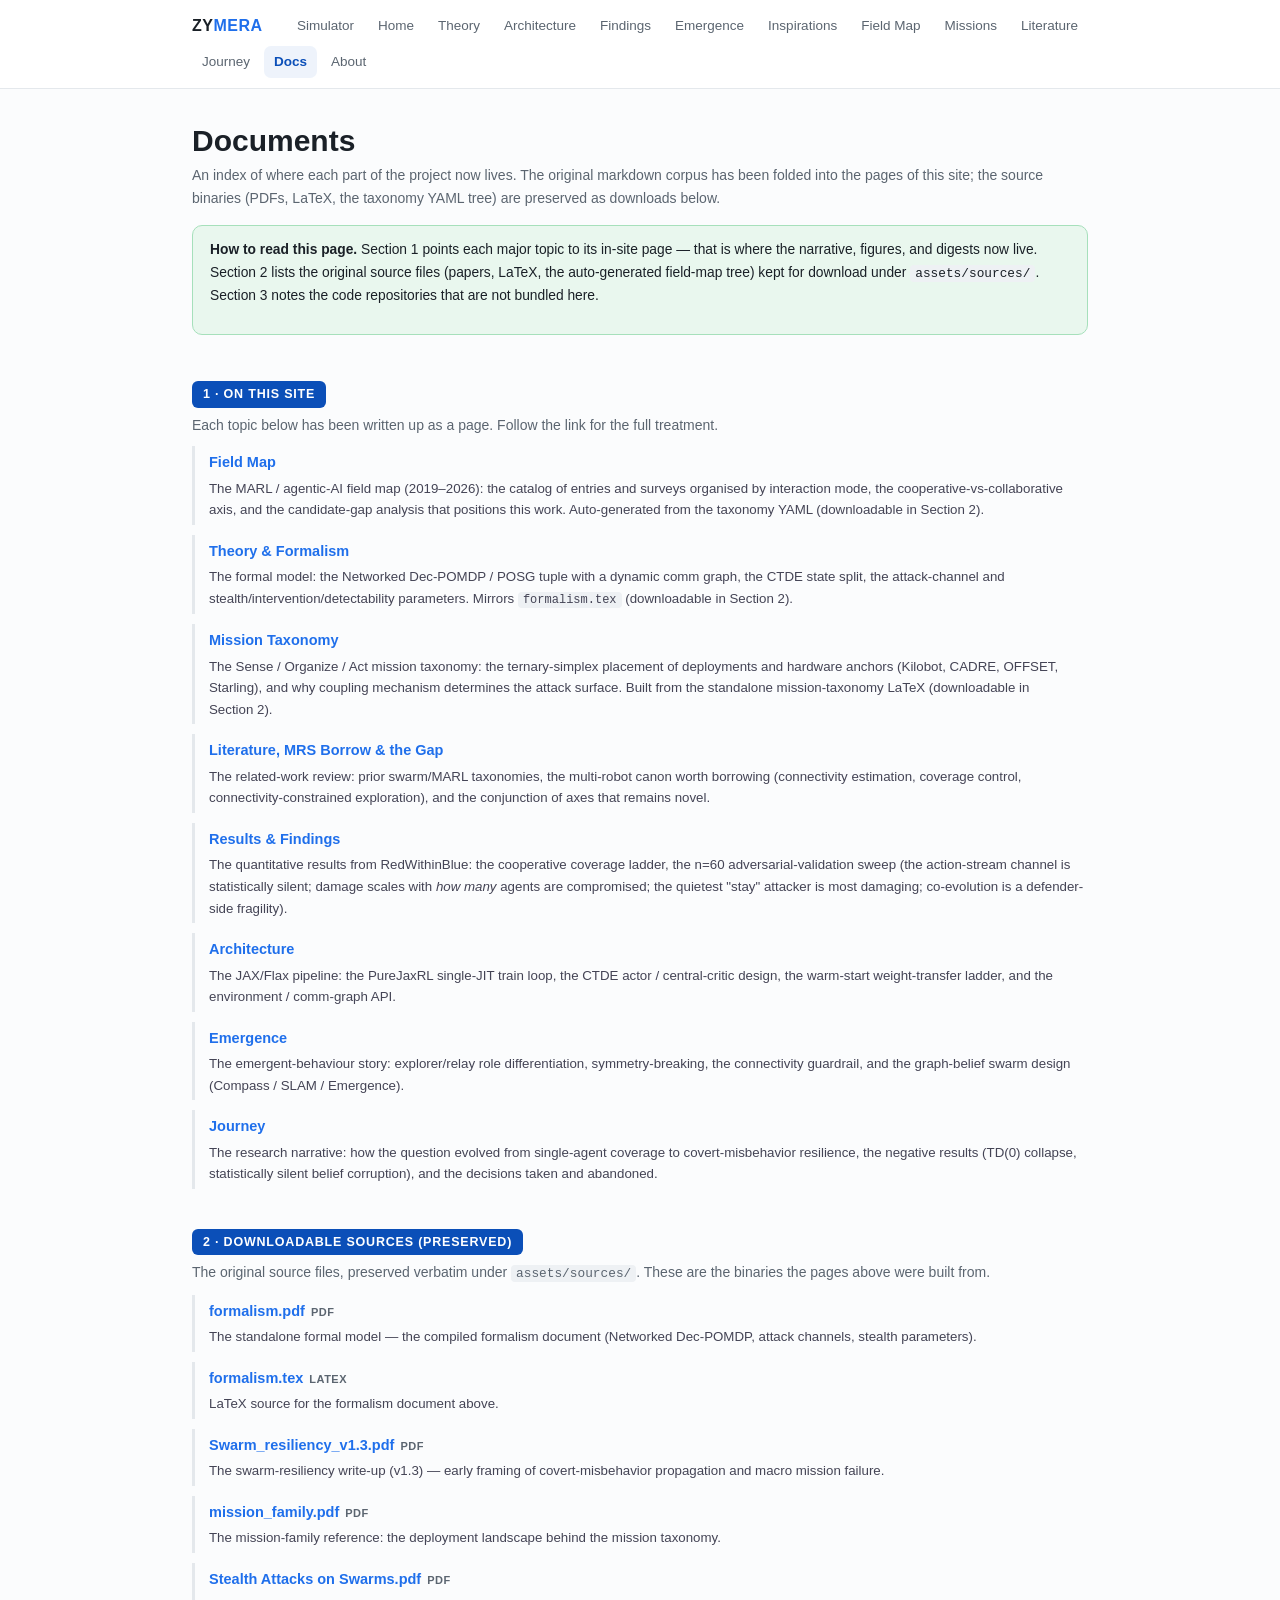
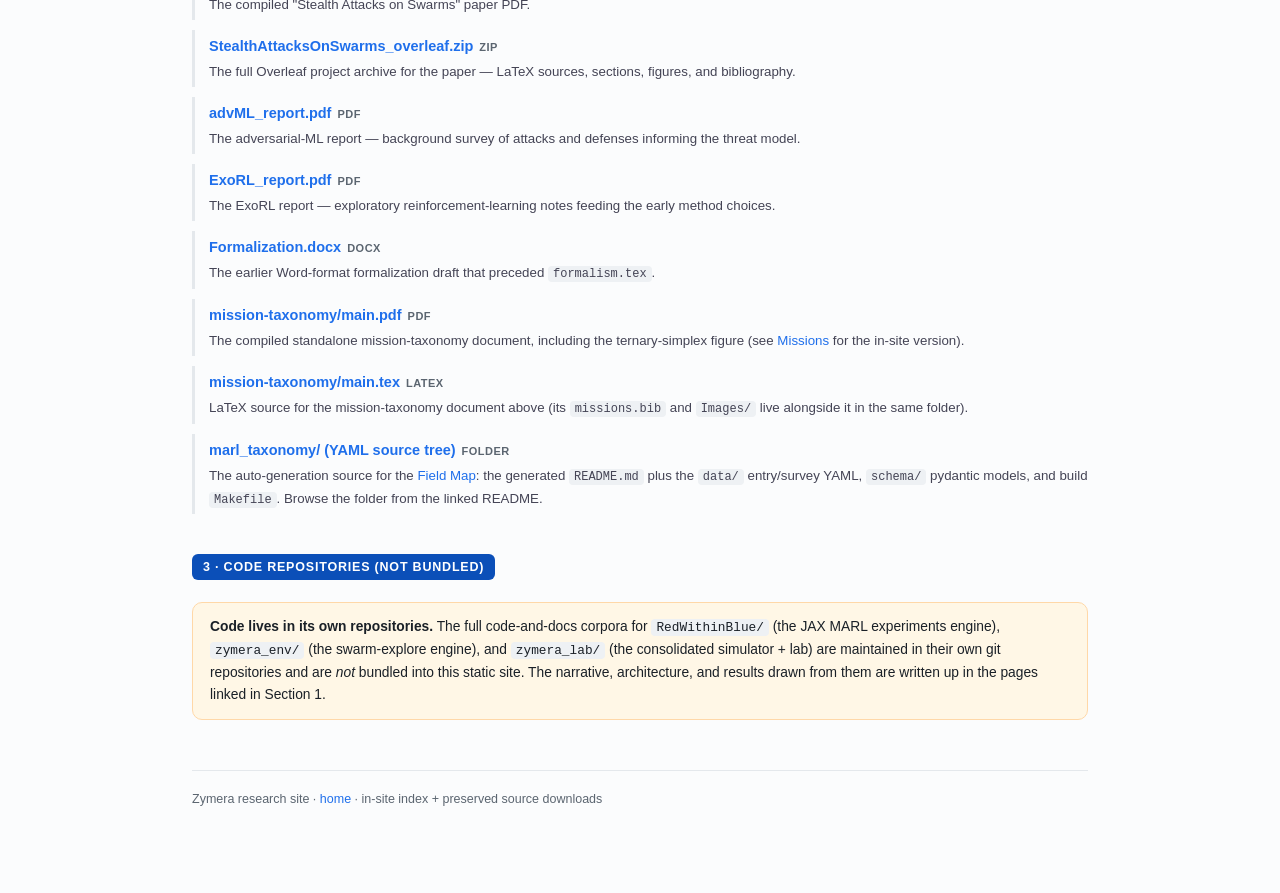
<file: documents.html>
<!DOCTYPE html>
<html lang="en">
<head>
<meta charset="utf-8">
<meta name="viewport" content="width=device-width, initial-scale=1">
<title>Zymera — Documents</title>
<link rel="stylesheet" href="assets/style.css">
<style>
  .doc{border-left:3px solid var(--line);padding:4px 0 4px 14px;margin:10px 0}
  .doc b{font-size:14.5px} .doc code{font-size:12px} .doc p{margin:3px 0 0;font-size:13.3px;color:#445}
  .doc .ext{font-size:11px;color:var(--mut);font-weight:600;text-transform:uppercase;letter-spacing:.5px;margin-left:6px}
  .grp{font-size:12.5px;text-transform:uppercase;letter-spacing:.8px;color:#fff;background:var(--accent-d);display:inline-block;padding:3px 11px;border-radius:6px;font-weight:800;margin:30px 0 6px}
</style>
</head>
<body>
<div class="nav"><div class="nav-inner">
  <a class="brand" href="index.html">ZY<span>MERA</span></a>
  <a class="lnk" href="report/index.html">Simulator</a>
  <a class="lnk" href="index.html">Home</a>
  <a class="lnk" href="theory.html">Theory</a>
  <a class="lnk" href="architecture.html">Architecture</a>
  <a class="lnk" href="findings.html">Findings</a>
  <a class="lnk" href="emergence.html">Emergence</a>
  <a class="lnk" href="inspirations.html">Inspirations</a>
  <a class="lnk" href="field-map.html">Field Map</a>
  <a class="lnk" href="missions.html">Missions</a>
  <a class="lnk" href="related-work.html">Literature</a>
  <a class="lnk" href="journey.html">Journey</a>
  <a class="lnk active" href="documents.html">Docs</a>
  <a class="lnk" href="about.html">About</a>
</div></div>

<div class="wrap">
  <h1>Documents</h1>
  <p class="sub">An index of where each part of the project now lives. The original markdown corpus has been folded into the pages of this site; the source binaries (PDFs, LaTeX, the taxonomy YAML tree) are preserved as downloads below.</p>

  <div class="callout key"><b>How to read this page.</b> Section&nbsp;1 points each major topic to its in-site page — that is where the narrative, figures, and digests now live. Section&nbsp;2 lists the original source files (papers, LaTeX, the auto-generated field-map tree) kept for download under <code>assets/sources/</code>. Section&nbsp;3 notes the code repositories that are not bundled here.</p></div>

  <span class="grp">1 · On this site</span>
  <p class="sub" style="margin-bottom:2px">Each topic below has been written up as a page. Follow the link for the full treatment.</p>

  <div class="doc"><b><a href="field-map.html">Field Map</a></b><p>The MARL / agentic-AI field map (2019–2026): the catalog of entries and surveys organised by interaction mode, the cooperative-vs-collaborative axis, and the candidate-gap analysis that positions this work. Auto-generated from the taxonomy YAML (downloadable in Section&nbsp;2).</p></div>
  <div class="doc"><b><a href="theory.html">Theory &amp; Formalism</a></b><p>The formal model: the Networked Dec-POMDP / POSG tuple with a dynamic comm graph, the CTDE state split, the attack-channel and stealth/intervention/detectability parameters. Mirrors <code>formalism.tex</code> (downloadable in Section&nbsp;2).</p></div>
  <div class="doc"><b><a href="missions.html">Mission Taxonomy</a></b><p>The Sense / Organize / Act mission taxonomy: the ternary-simplex placement of deployments and hardware anchors (Kilobot, CADRE, OFFSET, Starling), and why coupling mechanism determines the attack surface. Built from the standalone mission-taxonomy LaTeX (downloadable in Section&nbsp;2).</p></div>
  <div class="doc"><b><a href="related-work.html">Literature, MRS Borrow &amp; the Gap</a></b><p>The related-work review: prior swarm/MARL taxonomies, the multi-robot canon worth borrowing (connectivity estimation, coverage control, connectivity-constrained exploration), and the conjunction of axes that remains novel.</p></div>
  <div class="doc"><b><a href="findings.html">Results &amp; Findings</a></b><p>The quantitative results from RedWithinBlue: the cooperative coverage ladder, the n=60 adversarial-validation sweep (the action-stream channel is statistically silent; damage scales with <i>how many</i> agents are compromised; the quietest "stay" attacker is most damaging; co-evolution is a defender-side fragility).</p></div>
  <div class="doc"><b><a href="architecture.html">Architecture</a></b><p>The JAX/Flax pipeline: the PureJaxRL single-JIT train loop, the CTDE actor / central-critic design, the warm-start weight-transfer ladder, and the environment / comm-graph API.</p></div>
  <div class="doc"><b><a href="emergence.html">Emergence</a></b><p>The emergent-behaviour story: explorer/relay role differentiation, symmetry-breaking, the connectivity guardrail, and the graph-belief swarm design (Compass / SLAM / Emergence).</p></div>
  <div class="doc"><b><a href="journey.html">Journey</a></b><p>The research narrative: how the question evolved from single-agent coverage to covert-misbehavior resilience, the negative results (TD(0) collapse, statistically silent belief corruption), and the decisions taken and abandoned.</p></div>

  <span class="grp">2 · Downloadable sources (preserved)</span>
  <p class="sub" style="margin-bottom:2px">The original source files, preserved verbatim under <code>assets/sources/</code>. These are the binaries the pages above were built from.</p>

  <div class="doc"><b><a href="assets/sources/formalism.pdf">formalism.pdf</a></b><span class="ext">PDF</span><p>The standalone formal model — the compiled formalism document (Networked Dec-POMDP, attack channels, stealth parameters).</p></div>
  <div class="doc"><b><a href="assets/sources/formalism.tex">formalism.tex</a></b><span class="ext">LaTeX</span><p>LaTeX source for the formalism document above.</p></div>
  <div class="doc"><b><a href="assets/sources/Swarm_resiliency_v1.3.pdf">Swarm_resiliency_v1.3.pdf</a></b><span class="ext">PDF</span><p>The swarm-resiliency write-up (v1.3) — early framing of covert-misbehavior propagation and macro mission failure.</p></div>
  <div class="doc"><b><a href="assets/sources/mission_family.pdf">mission_family.pdf</a></b><span class="ext">PDF</span><p>The mission-family reference: the deployment landscape behind the mission taxonomy.</p></div>
  <div class="doc"><b><a href="assets/sources/Stealth%20Attacks%20on%20Swarms.pdf">Stealth Attacks on Swarms.pdf</a></b><span class="ext">PDF</span><p>The compiled "Stealth Attacks on Swarms" paper PDF.</p></div>
  <div class="doc"><b><a href="assets/sources/StealthAttacksOnSwarms_overleaf.zip">StealthAttacksOnSwarms_overleaf.zip</a></b><span class="ext">ZIP</span><p>The full Overleaf project archive for the paper — LaTeX sources, sections, figures, and bibliography.</p></div>
  <div class="doc"><b><a href="assets/sources/advML_report.pdf">advML_report.pdf</a></b><span class="ext">PDF</span><p>The adversarial-ML report — background survey of attacks and defenses informing the threat model.</p></div>
  <div class="doc"><b><a href="assets/sources/ExoRL_report.pdf">ExoRL_report.pdf</a></b><span class="ext">PDF</span><p>The ExoRL report — exploratory reinforcement-learning notes feeding the early method choices.</p></div>
  <div class="doc"><b><a href="assets/sources/Formalization.docx">Formalization.docx</a></b><span class="ext">DOCX</span><p>The earlier Word-format formalization draft that preceded <code>formalism.tex</code>.</p></div>
  <div class="doc"><b><a href="assets/sources/mission-taxonomy/main.pdf">mission-taxonomy/main.pdf</a></b><span class="ext">PDF</span><p>The compiled standalone mission-taxonomy document, including the ternary-simplex figure (see <a href="missions.html">Missions</a> for the in-site version).</p></div>
  <div class="doc"><b><a href="assets/sources/mission-taxonomy/main.tex">mission-taxonomy/main.tex</a></b><span class="ext">LaTeX</span><p>LaTeX source for the mission-taxonomy document above (its <code>missions.bib</code> and <code>Images/</code> live alongside it in the same folder).</p></div>
  <div class="doc"><b><a href="assets/sources/marl_taxonomy/README.md">marl_taxonomy/ (YAML source tree)</a></b><span class="ext">Folder</span><p>The auto-generation source for the <a href="field-map.html">Field Map</a>: the generated <code>README.md</code> plus the <code>data/</code> entry/survey YAML, <code>schema/</code> pydantic models, and build <code>Makefile</code>. Browse the folder from the linked README.</p></div>

  <span class="grp">3 · Code repositories (not bundled)</span>
  <div class="callout warnbox"><b>Code lives in its own repositories.</b> The full code-and-docs corpora for <code>RedWithinBlue/</code> (the JAX MARL experiments engine), <code>zymera_env/</code> (the swarm-explore engine), and <code>zymera_lab/</code> (the consolidated simulator + lab) are maintained in their own git repositories and are <i>not</i> bundled into this static site. The narrative, architecture, and results drawn from them are written up in the pages linked in Section&nbsp;1.</div>

  <div class="footer">Zymera research site · <a href="index.html">home</a> · in-site index + preserved source downloads</div>
</div>
</body>
</html>
</file>
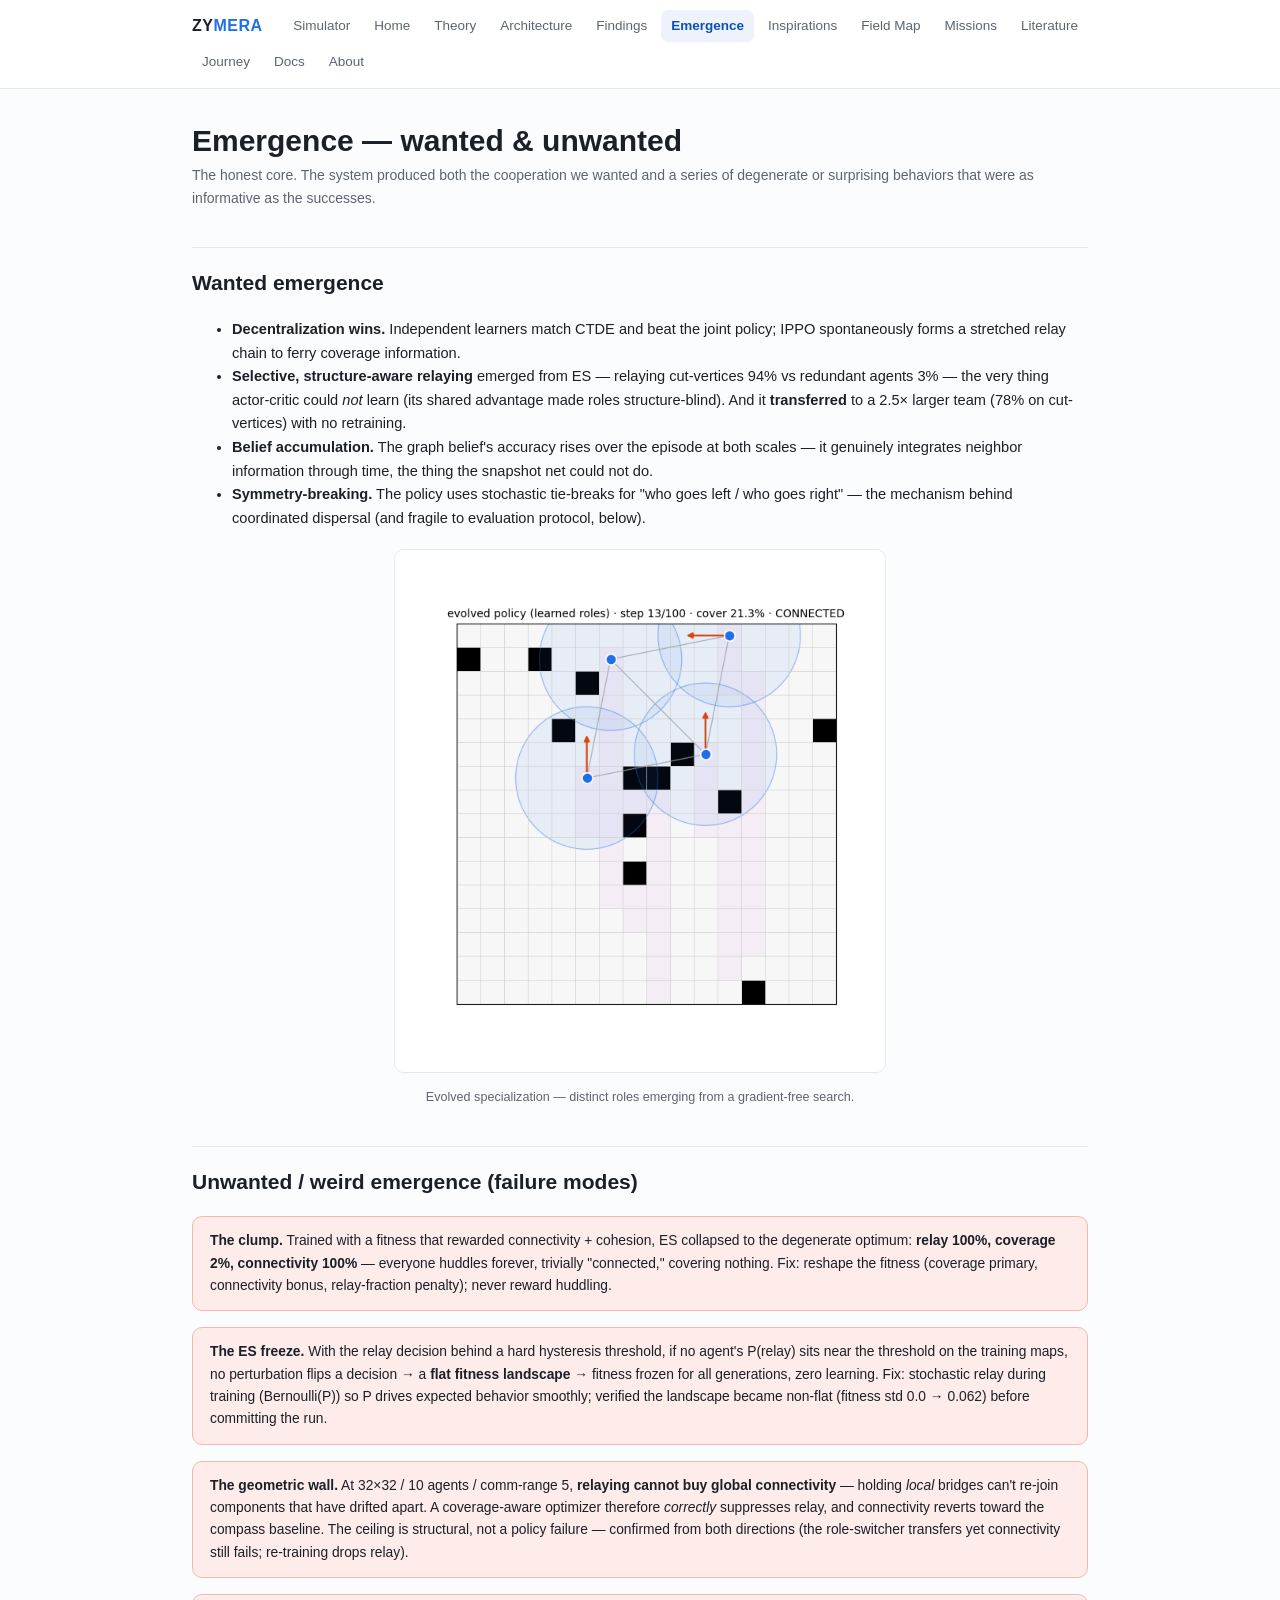
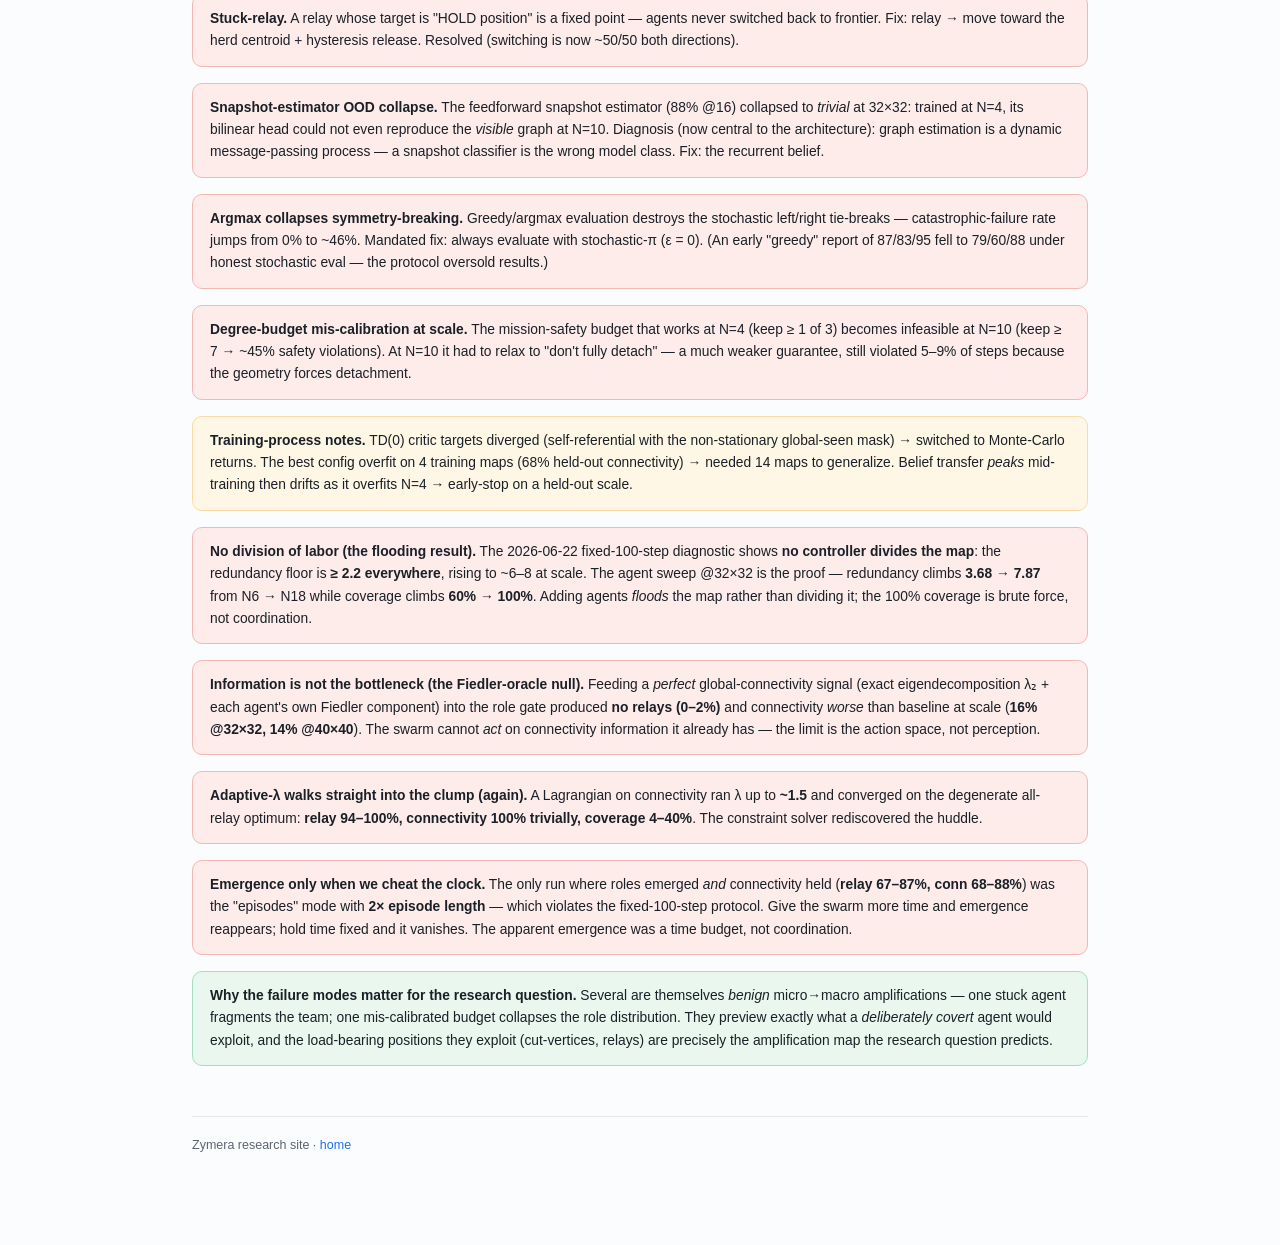
<file: emergence.html>
<!DOCTYPE html>
<html lang="en">
<head>
<meta charset="utf-8">
<meta name="viewport" content="width=device-width, initial-scale=1">
<title>Zymera — Emergence (Wanted & Unwanted)</title>
<link rel="stylesheet" href="assets/style.css">
</head>
<body>
<div class="nav"><div class="nav-inner">
  <a class="brand" href="index.html">ZY<span>MERA</span></a>
  <a class="lnk" href="report/index.html">Simulator</a>
  <a class="lnk" href="index.html">Home</a>
  <a class="lnk" href="theory.html">Theory</a>
  <a class="lnk" href="architecture.html">Architecture</a>
  <a class="lnk" href="findings.html">Findings</a>
  <a class="lnk active" href="emergence.html">Emergence</a>
  <a class="lnk" href="inspirations.html">Inspirations</a>
  <a class="lnk" href="field-map.html">Field Map</a>
  <a class="lnk" href="missions.html">Missions</a>
  <a class="lnk" href="related-work.html">Literature</a>
  <a class="lnk" href="journey.html">Journey</a>
  <a class="lnk" href="documents.html">Docs</a>
  <a class="lnk" href="about.html">About</a>
</div></div>

<div class="wrap">
  <h1>Emergence — wanted &amp; unwanted</h1>
  <p class="sub">The honest core. The system produced both the cooperation we wanted and a series of degenerate or surprising behaviors that were as informative as the successes.</p>

  <h2>Wanted emergence</h2>
  <ul>
    <li><b>Decentralization wins.</b> Independent learners match CTDE and beat the joint policy; IPPO spontaneously forms a stretched relay chain to ferry coverage information.</li>
    <li><b>Selective, structure-aware relaying</b> emerged from ES — relaying cut-vertices 94% vs redundant agents 3% — the very thing actor-critic could <i>not</i> learn (its shared advantage made roles structure-blind). And it <b>transferred</b> to a 2.5× larger team (78% on cut-vertices) with no retraining.</li>
    <li><b>Belief accumulation.</b> The graph belief's accuracy rises over the episode at both scales — it genuinely integrates neighbor information through time, the thing the snapshot net could not do.</li>
    <li><b>Symmetry-breaking.</b> The policy uses stochastic tie-breaks for "who goes left / who goes right" — the mechanism behind coordinated dispersal (and fragile to evaluation protocol, below).</li>
  </ul>
  <figure><img src="assets/figures/evolved.gif" alt="evolved specialized behavior" style="width:55%"><figcaption>Evolved specialization — distinct roles emerging from a gradient-free search.</figcaption></figure>

  <h2>Unwanted / weird emergence (failure modes)</h2>

  <div class="callout danger"><b>The clump.</b> Trained with a fitness that rewarded connectivity + cohesion, ES collapsed to the degenerate optimum: <b>relay 100%, coverage 2%, connectivity 100%</b> — everyone huddles forever, trivially "connected," covering nothing. Fix: reshape the fitness (coverage primary, connectivity bonus, relay-fraction penalty); never reward huddling.</div>

  <div class="callout danger"><b>The ES freeze.</b> With the relay decision behind a hard hysteresis threshold, if no agent's P(relay) sits near the threshold on the training maps, no perturbation flips a decision → a <b>flat fitness landscape</b> → fitness frozen for all generations, zero learning. Fix: stochastic relay during training (Bernoulli(P)) so P drives expected behavior smoothly; verified the landscape became non-flat (fitness std 0.0 → 0.062) before committing the run.</div>

  <div class="callout danger"><b>The geometric wall.</b> At 32×32 / 10 agents / comm-range 5, <b>relaying cannot buy global connectivity</b> — holding <i>local</i> bridges can't re-join components that have drifted apart. A coverage-aware optimizer therefore <i>correctly</i> suppresses relay, and connectivity reverts toward the compass baseline. The ceiling is structural, not a policy failure — confirmed from both directions (the role-switcher transfers yet connectivity still fails; re-training drops relay).</div>

  <div class="callout danger"><b>Stuck-relay.</b> A relay whose target is "HOLD position" is a fixed point — agents never switched back to frontier. Fix: relay → move toward the herd centroid + hysteresis release. Resolved (switching is now ~50/50 both directions).</div>

  <div class="callout danger"><b>Snapshot-estimator OOD collapse.</b> The feedforward snapshot estimator (88% @16) collapsed to <i>trivial</i> at 32×32: trained at N=4, its bilinear head could not even reproduce the <i>visible</i> graph at N=10. Diagnosis (now central to the architecture): graph estimation is a dynamic message-passing process — a snapshot classifier is the wrong model class. Fix: the recurrent belief.</div>

  <div class="callout danger"><b>Argmax collapses symmetry-breaking.</b> Greedy/argmax evaluation destroys the stochastic left/right tie-breaks — catastrophic-failure rate jumps from 0% to ~46%. Mandated fix: always evaluate with stochastic-π (ε = 0). (An early "greedy" report of 87/83/95 fell to 79/60/88 under honest stochastic eval — the protocol oversold results.)</div>

  <div class="callout danger"><b>Degree-budget mis-calibration at scale.</b> The mission-safety budget that works at N=4 (keep ≥ 1 of 3) becomes infeasible at N=10 (keep ≥ 7 → ~45% safety violations). At N=10 it had to relax to "don't fully detach" — a much weaker guarantee, still violated 5–9% of steps because the geometry forces detachment.</div>

  <div class="callout warnbox"><b>Training-process notes.</b> TD(0) critic targets diverged (self-referential with the non-stationary global-seen mask) → switched to Monte-Carlo returns. The best config overfit on 4 training maps (68% held-out connectivity) → needed 14 maps to generalize. Belief transfer <i>peaks</i> mid-training then drifts as it overfits N=4 → early-stop on a held-out scale.</div>

  <div class="callout danger"><b>No division of labor (the flooding result).</b> The 2026-06-22 fixed-100-step diagnostic shows <b>no controller divides the map</b>: the redundancy floor is <b>&ge; 2.2 everywhere</b>, rising to ~6–8 at scale. The agent sweep @32×32 is the proof — redundancy climbs <b>3.68 → 7.87</b> from N6 → N18 while coverage climbs <b>60% → 100%</b>. Adding agents <i>floods</i> the map rather than dividing it; the 100% coverage is brute force, not coordination.</div>

  <div class="callout danger"><b>Information is not the bottleneck (the Fiedler-oracle null).</b> Feeding a <i>perfect</i> global-connectivity signal (exact eigendecomposition λ₂ + each agent's own Fiedler component) into the role gate produced <b>no relays (0–2%)</b> and connectivity <i>worse</i> than baseline at scale (<b>16% @32×32, 14% @40×40</b>). The swarm cannot <i>act</i> on connectivity information it already has — the limit is the action space, not perception.</div>

  <div class="callout danger"><b>Adaptive-λ walks straight into the clump (again).</b> A Lagrangian on connectivity ran λ up to <b>~1.5</b> and converged on the degenerate all-relay optimum: <b>relay 94–100%, connectivity 100% trivially, coverage 4–40%</b>. The constraint solver rediscovered the huddle.</div>

  <div class="callout danger"><b>Emergence only when we cheat the clock.</b> The only run where roles emerged <i>and</i> connectivity held (<b>relay 67–87%, conn 68–88%</b>) was the "episodes" mode with <b>2× episode length</b> — which violates the fixed-100-step protocol. Give the swarm more time and emergence reappears; hold time fixed and it vanishes. The apparent emergence was a time budget, not coordination.</div>

  <div class="callout key"><b>Why the failure modes matter for the research question.</b> Several are themselves <i>benign</i> micro→macro amplifications — one stuck agent fragments the team; one mis-calibrated budget collapses the role distribution. They preview exactly what a <i>deliberately covert</i> agent would exploit, and the load-bearing positions they exploit (cut-vertices, relays) are precisely the amplification map the research question predicts.</div>

  <div class="footer">Zymera research site · <a href="index.html">home</a></div>
</div>
</body>
</html>
</file>
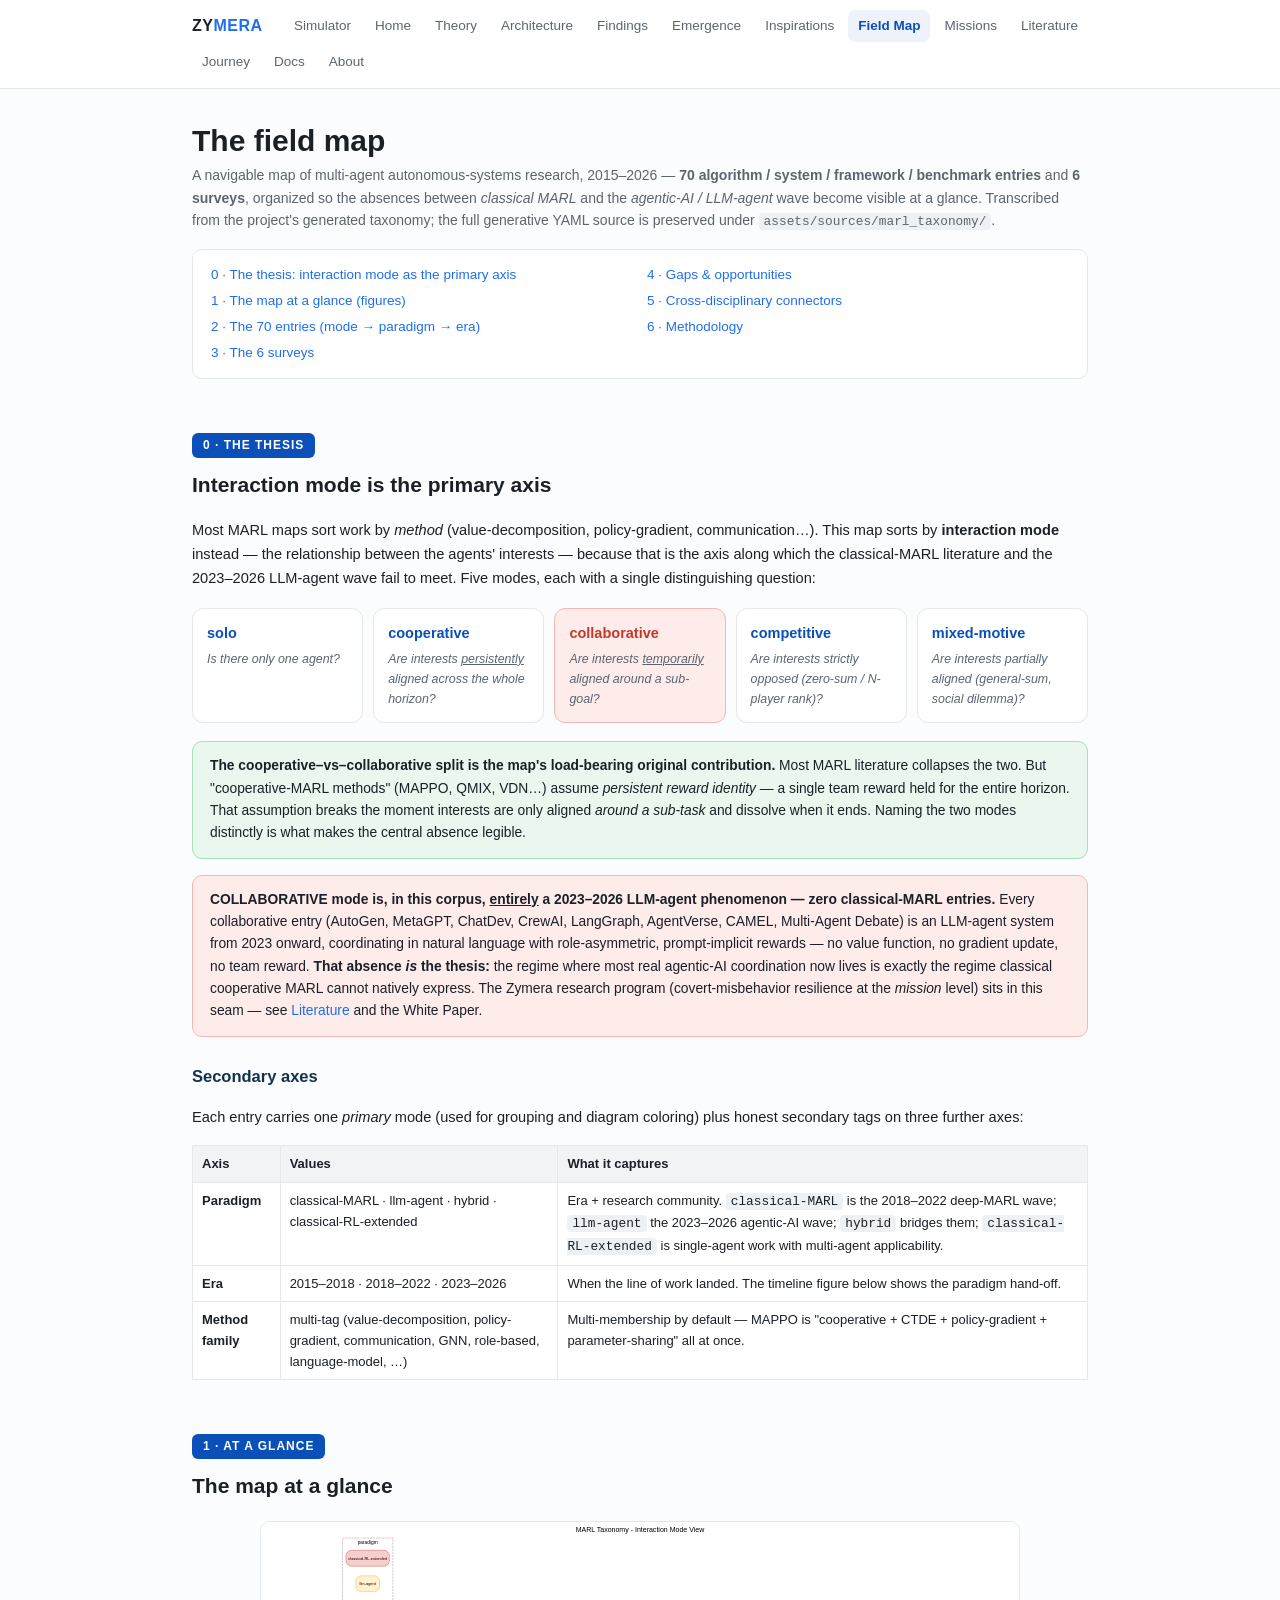
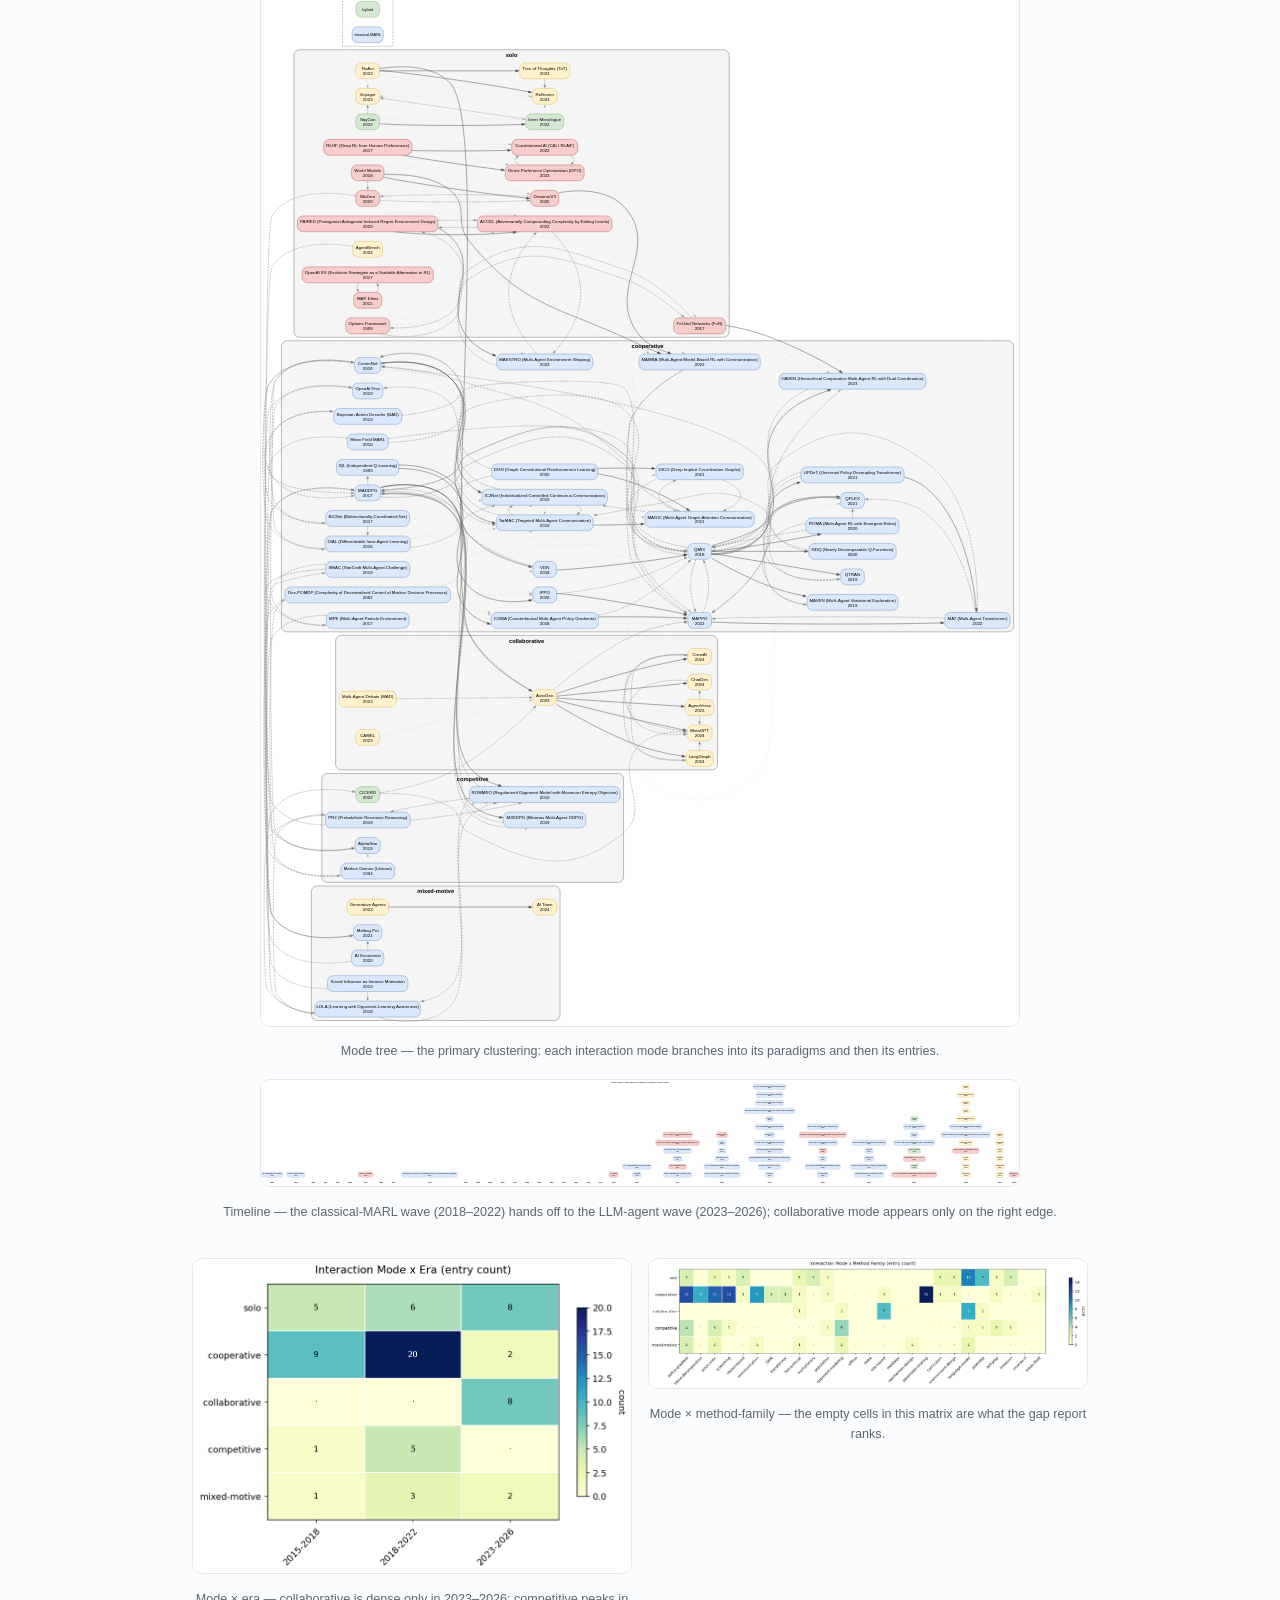
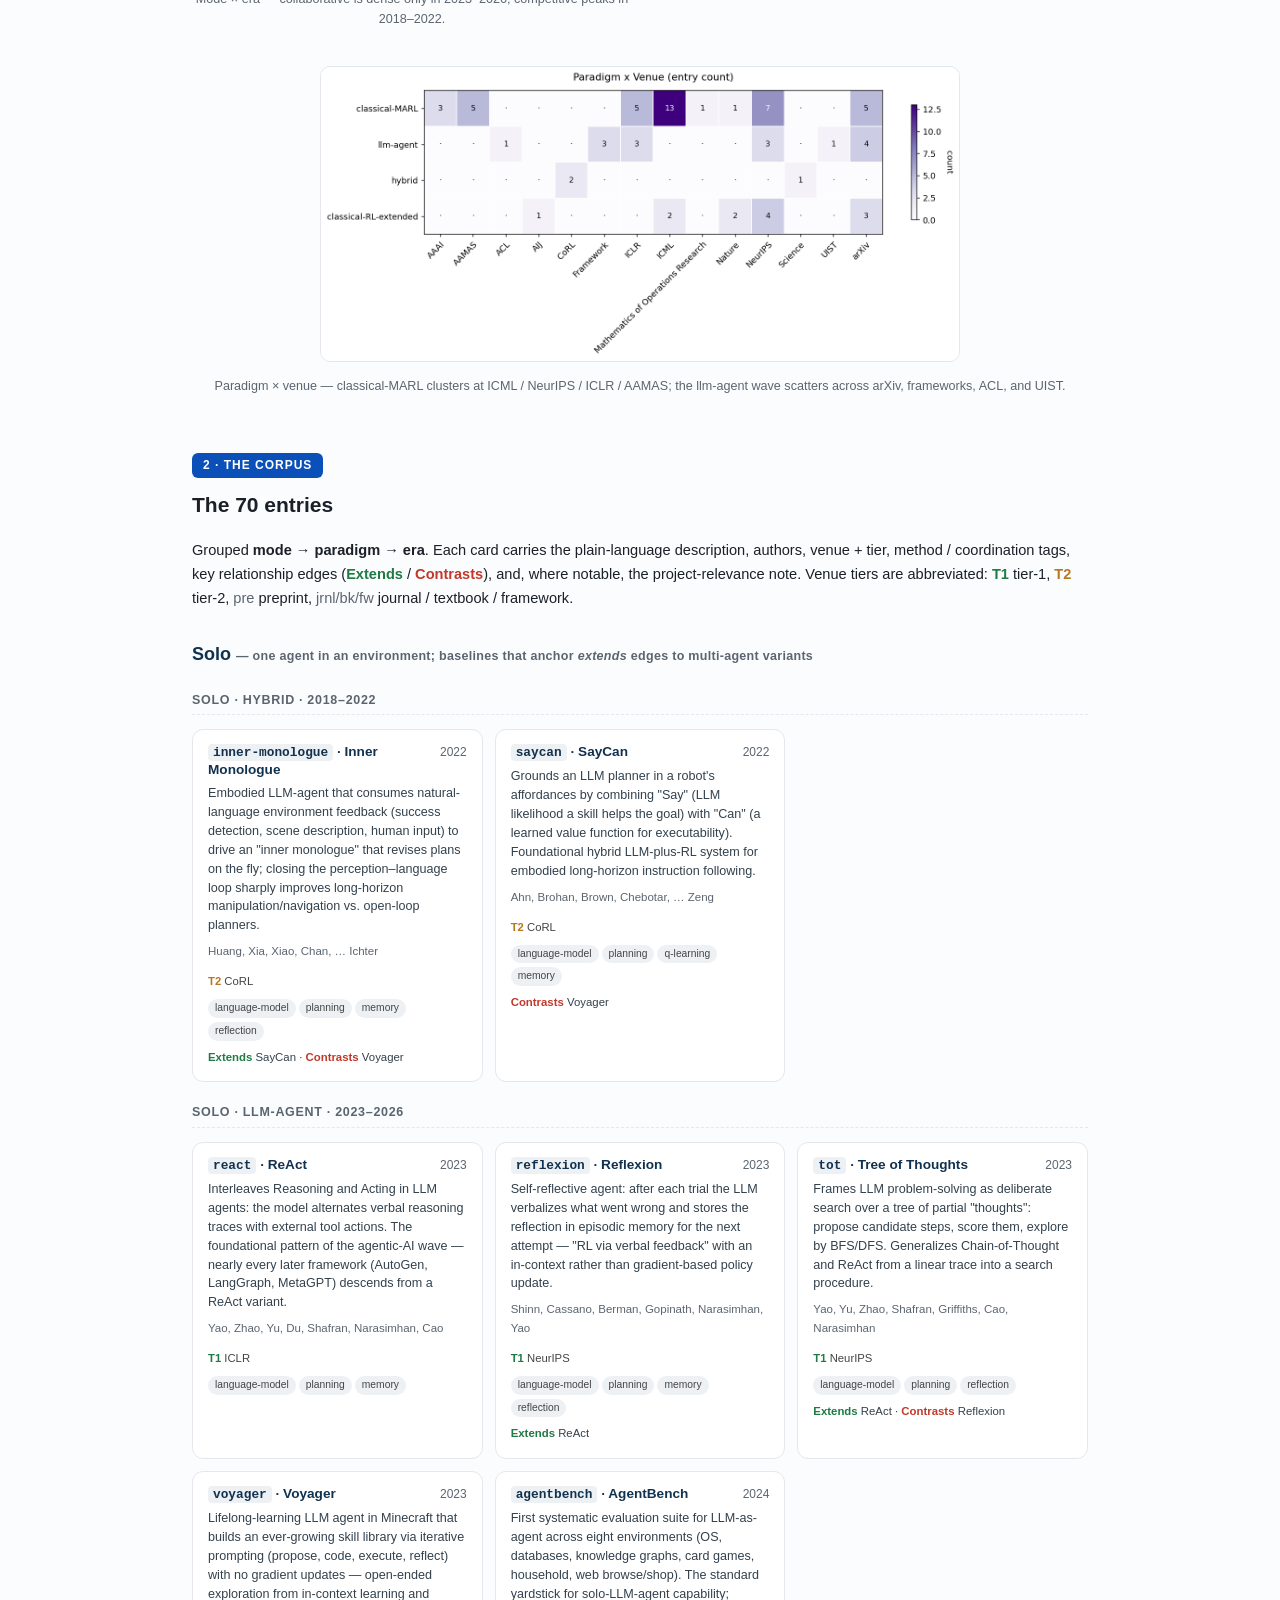
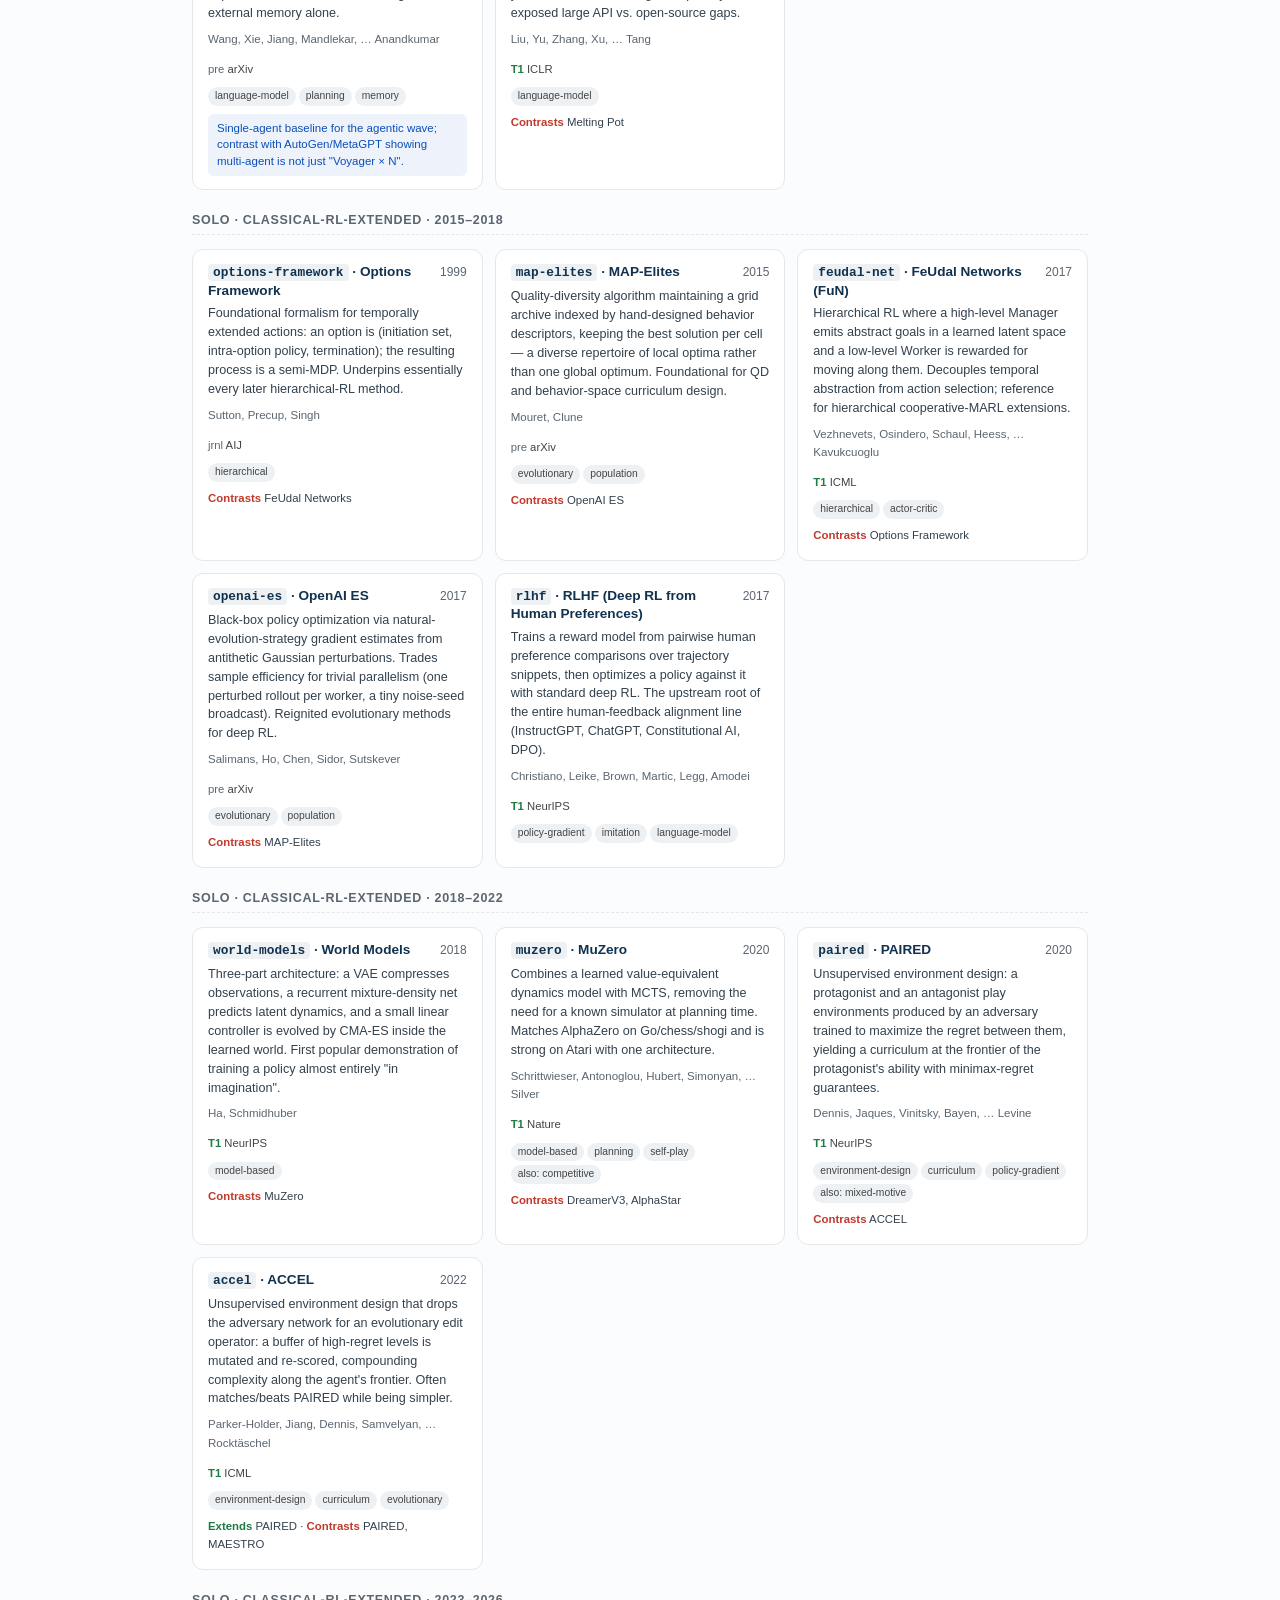
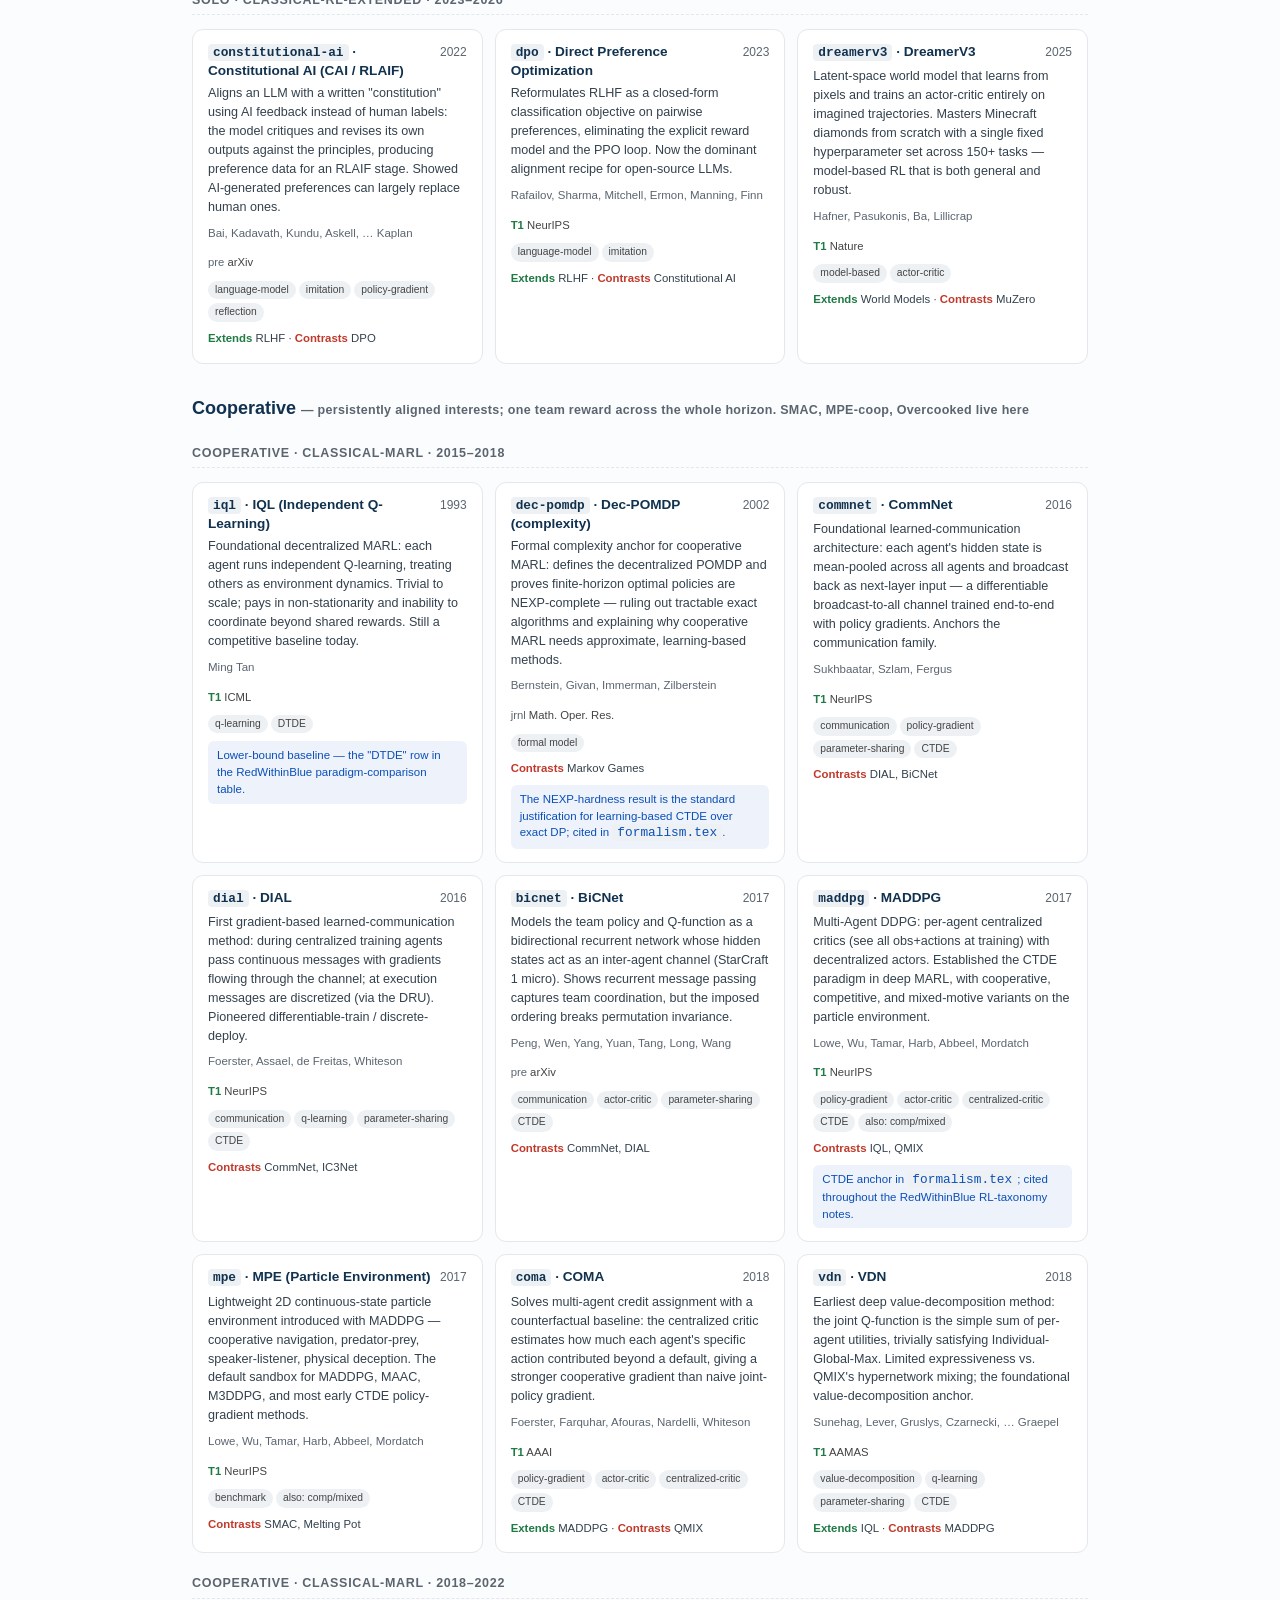
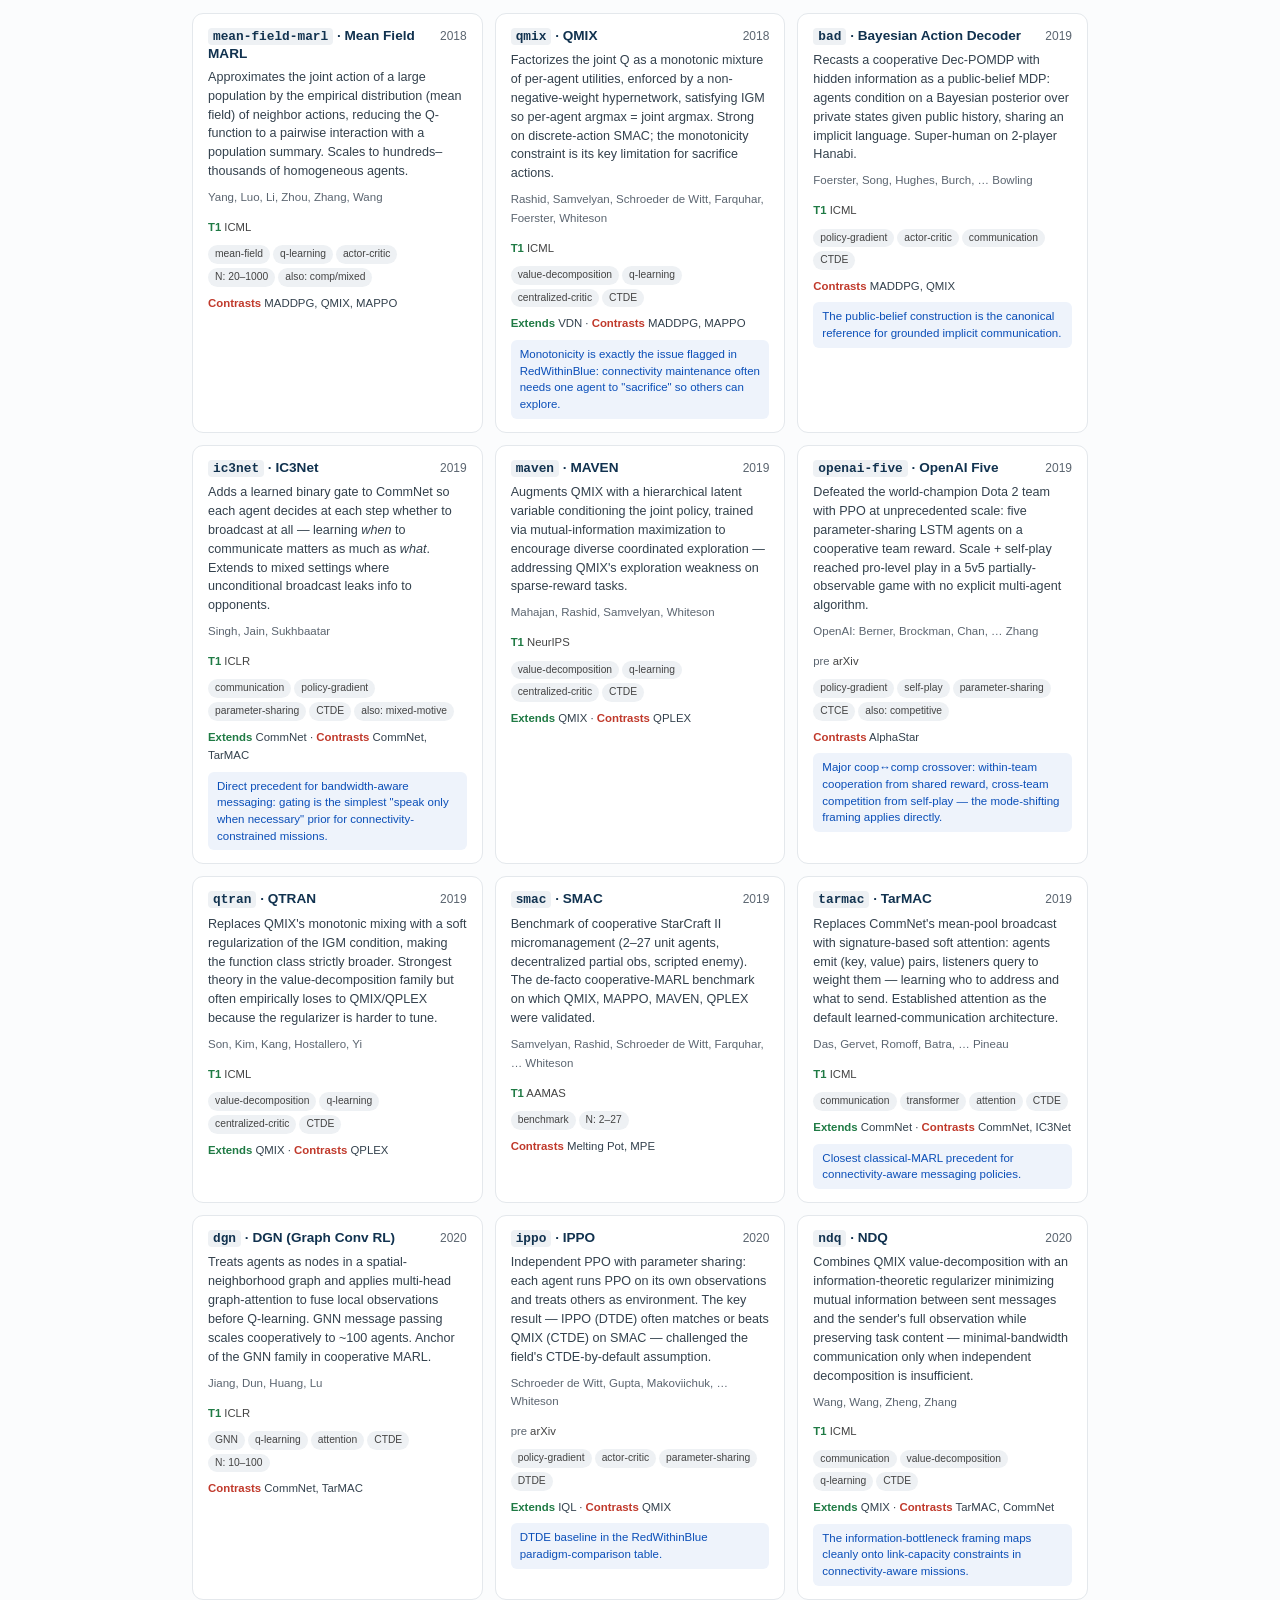
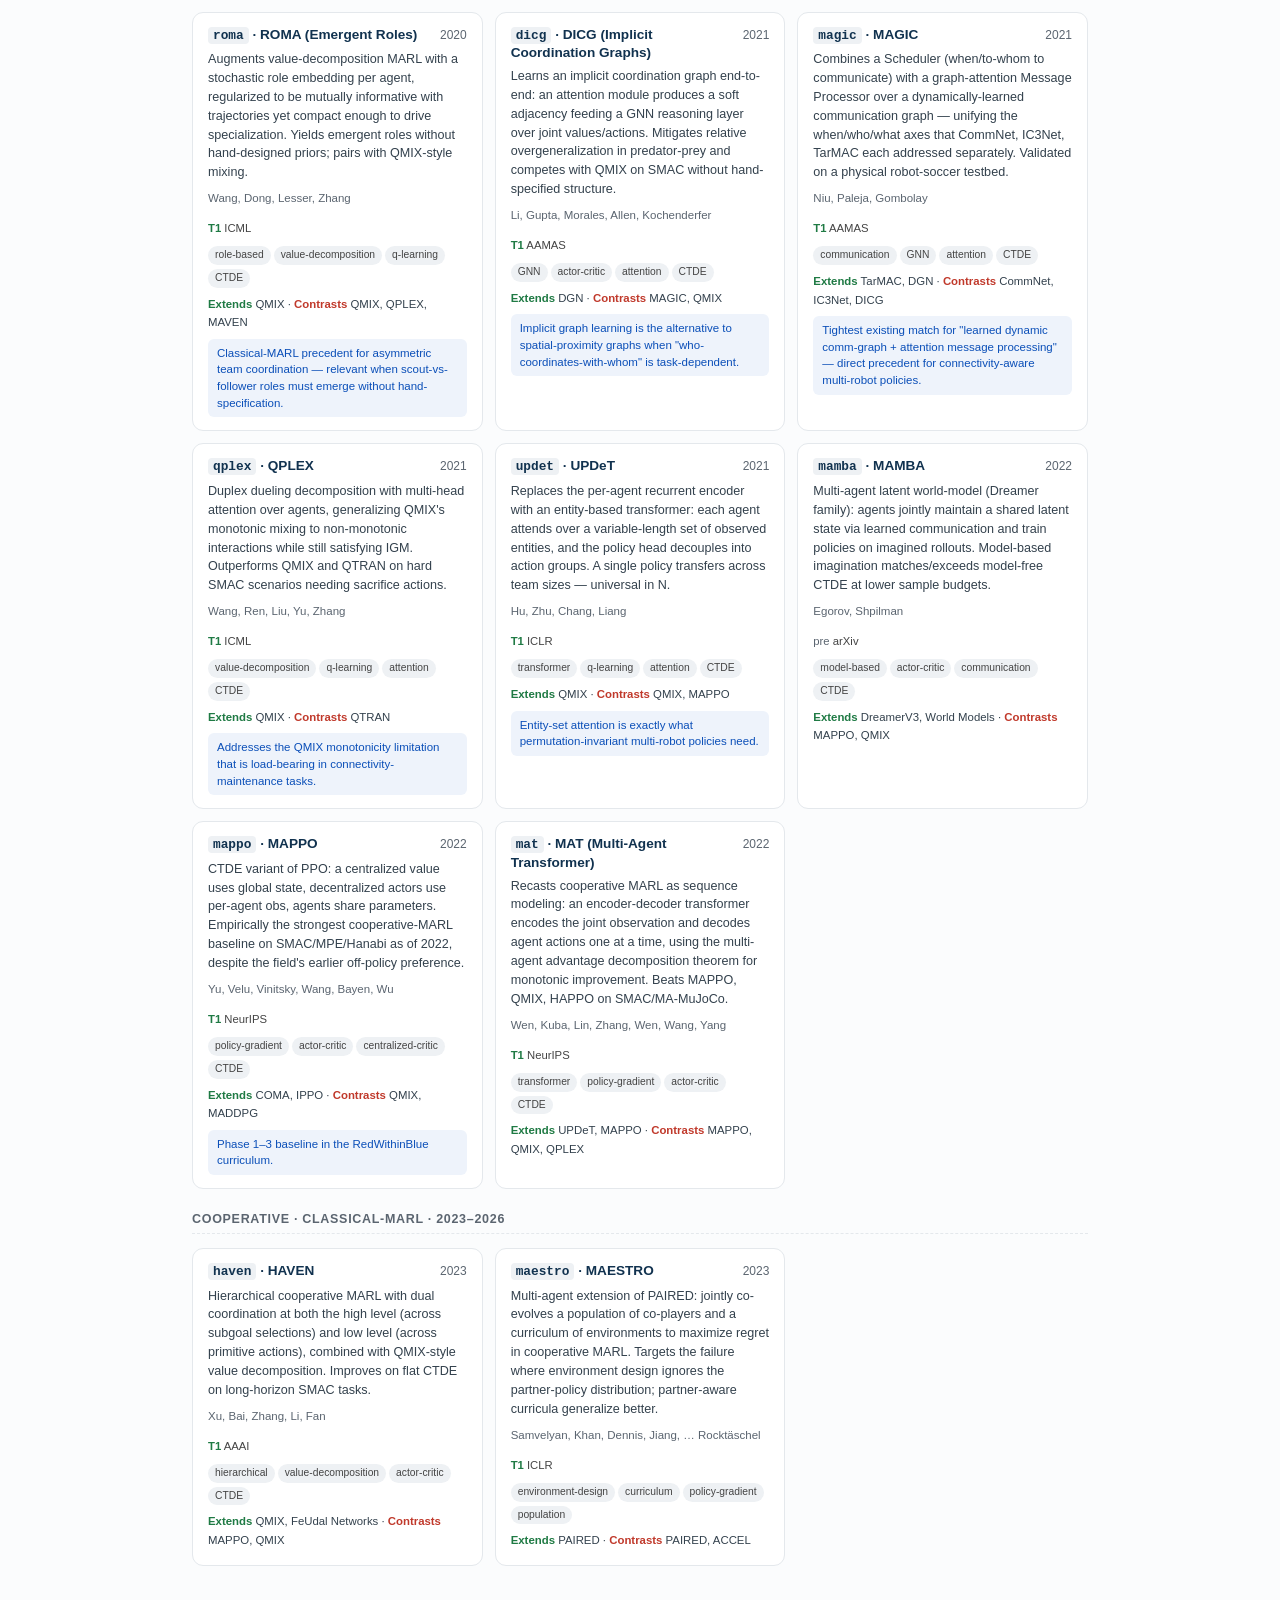
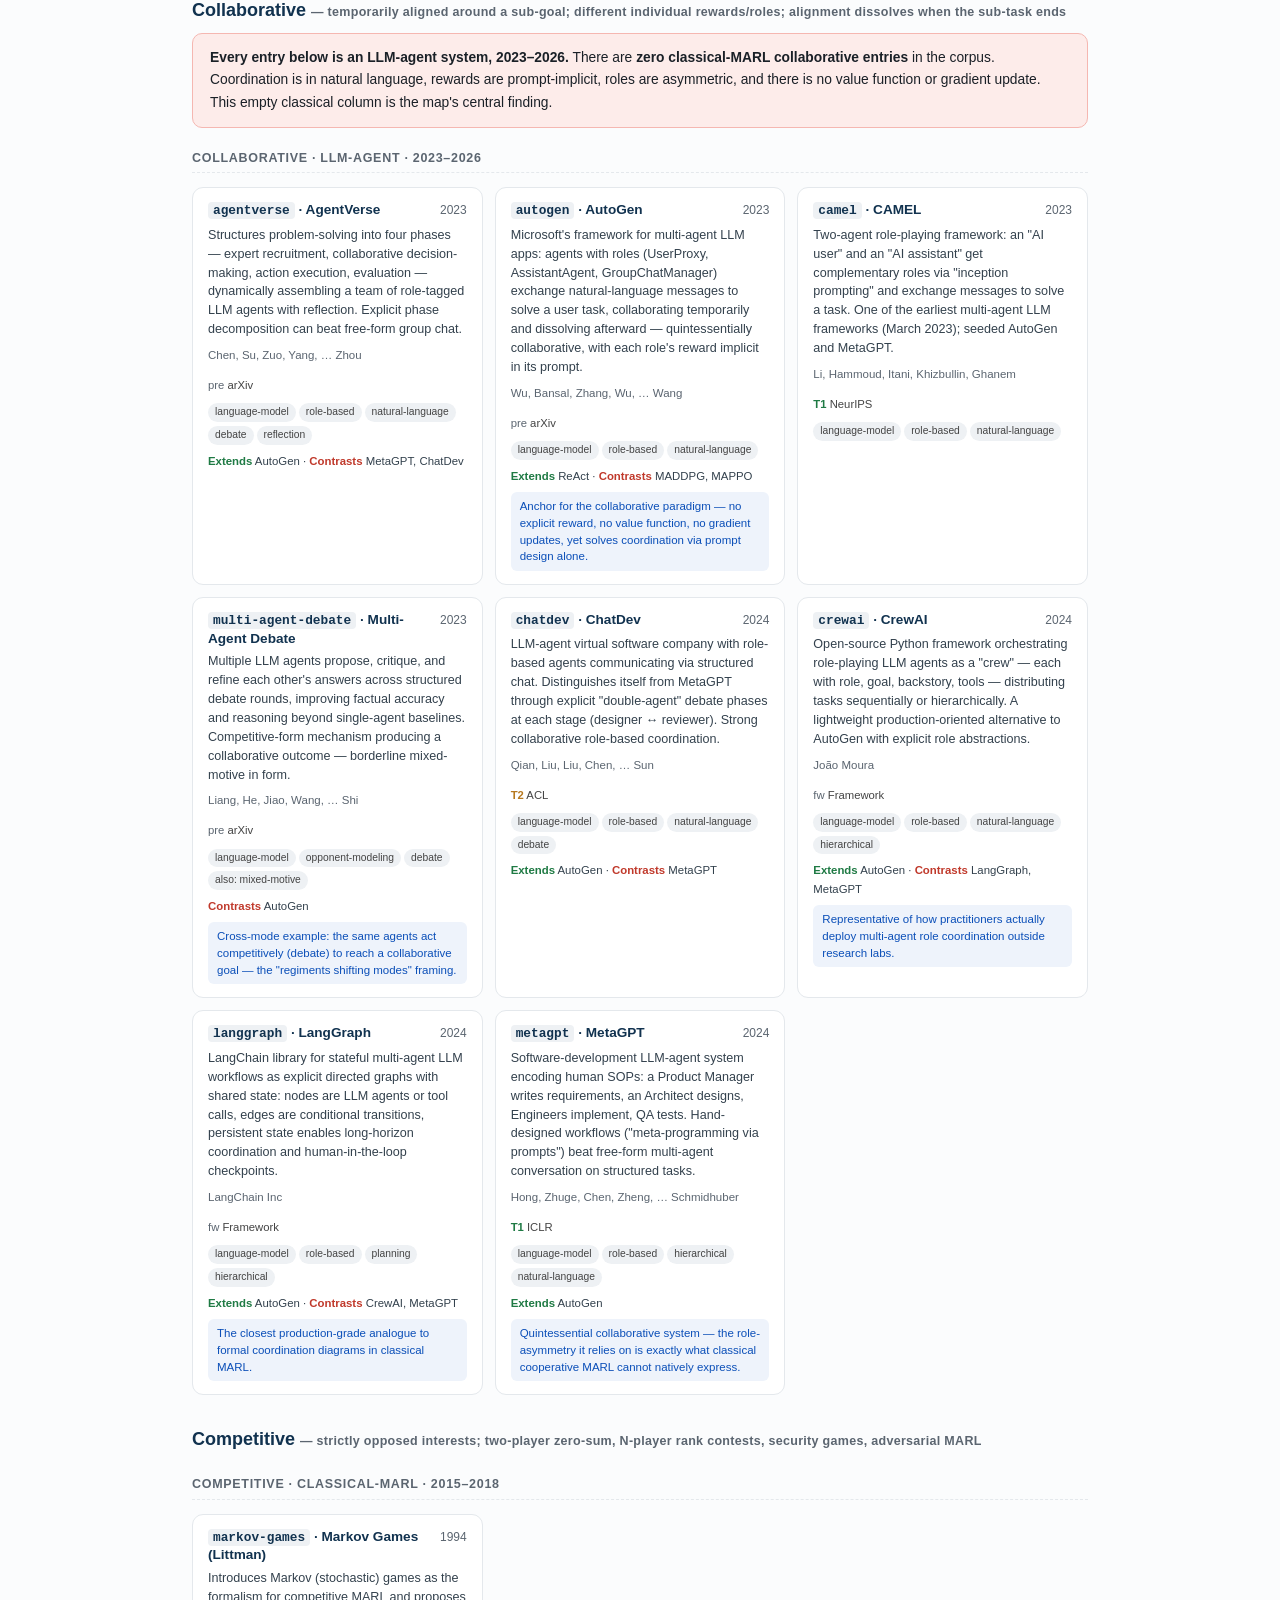
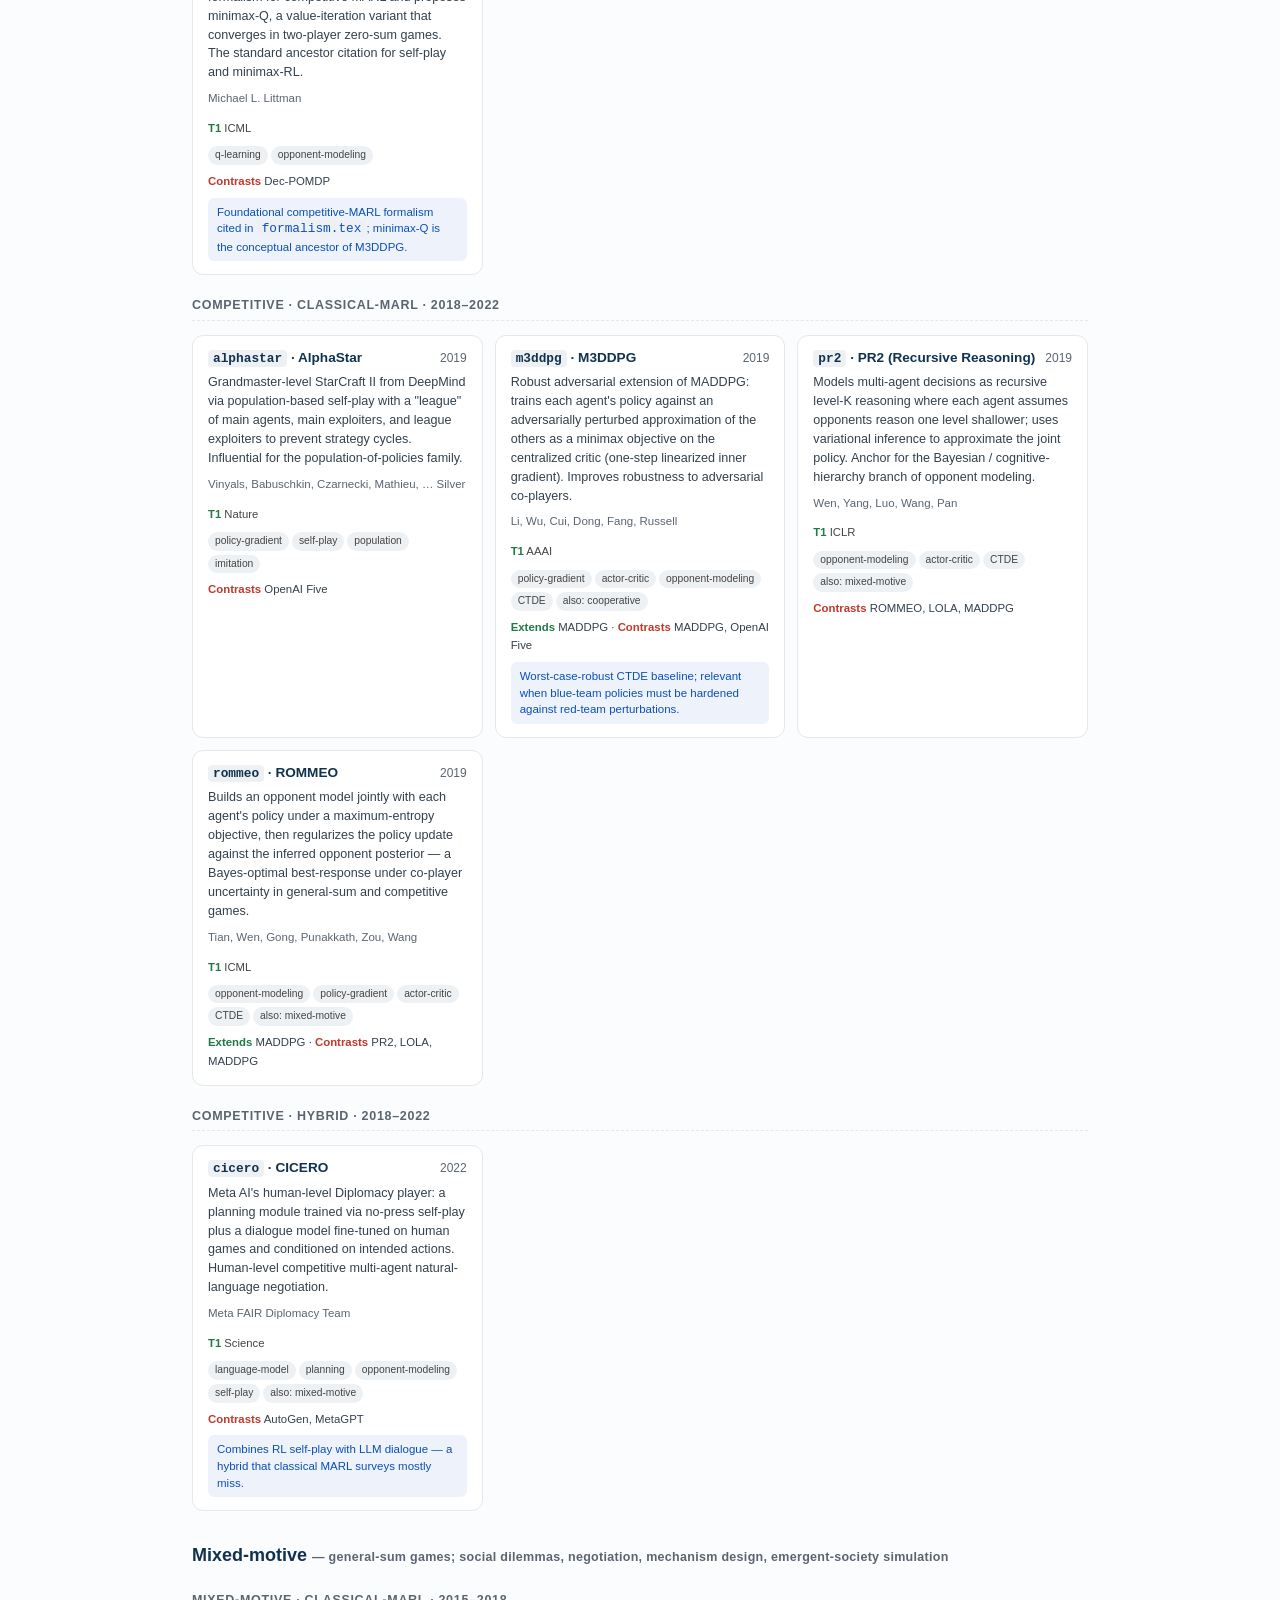
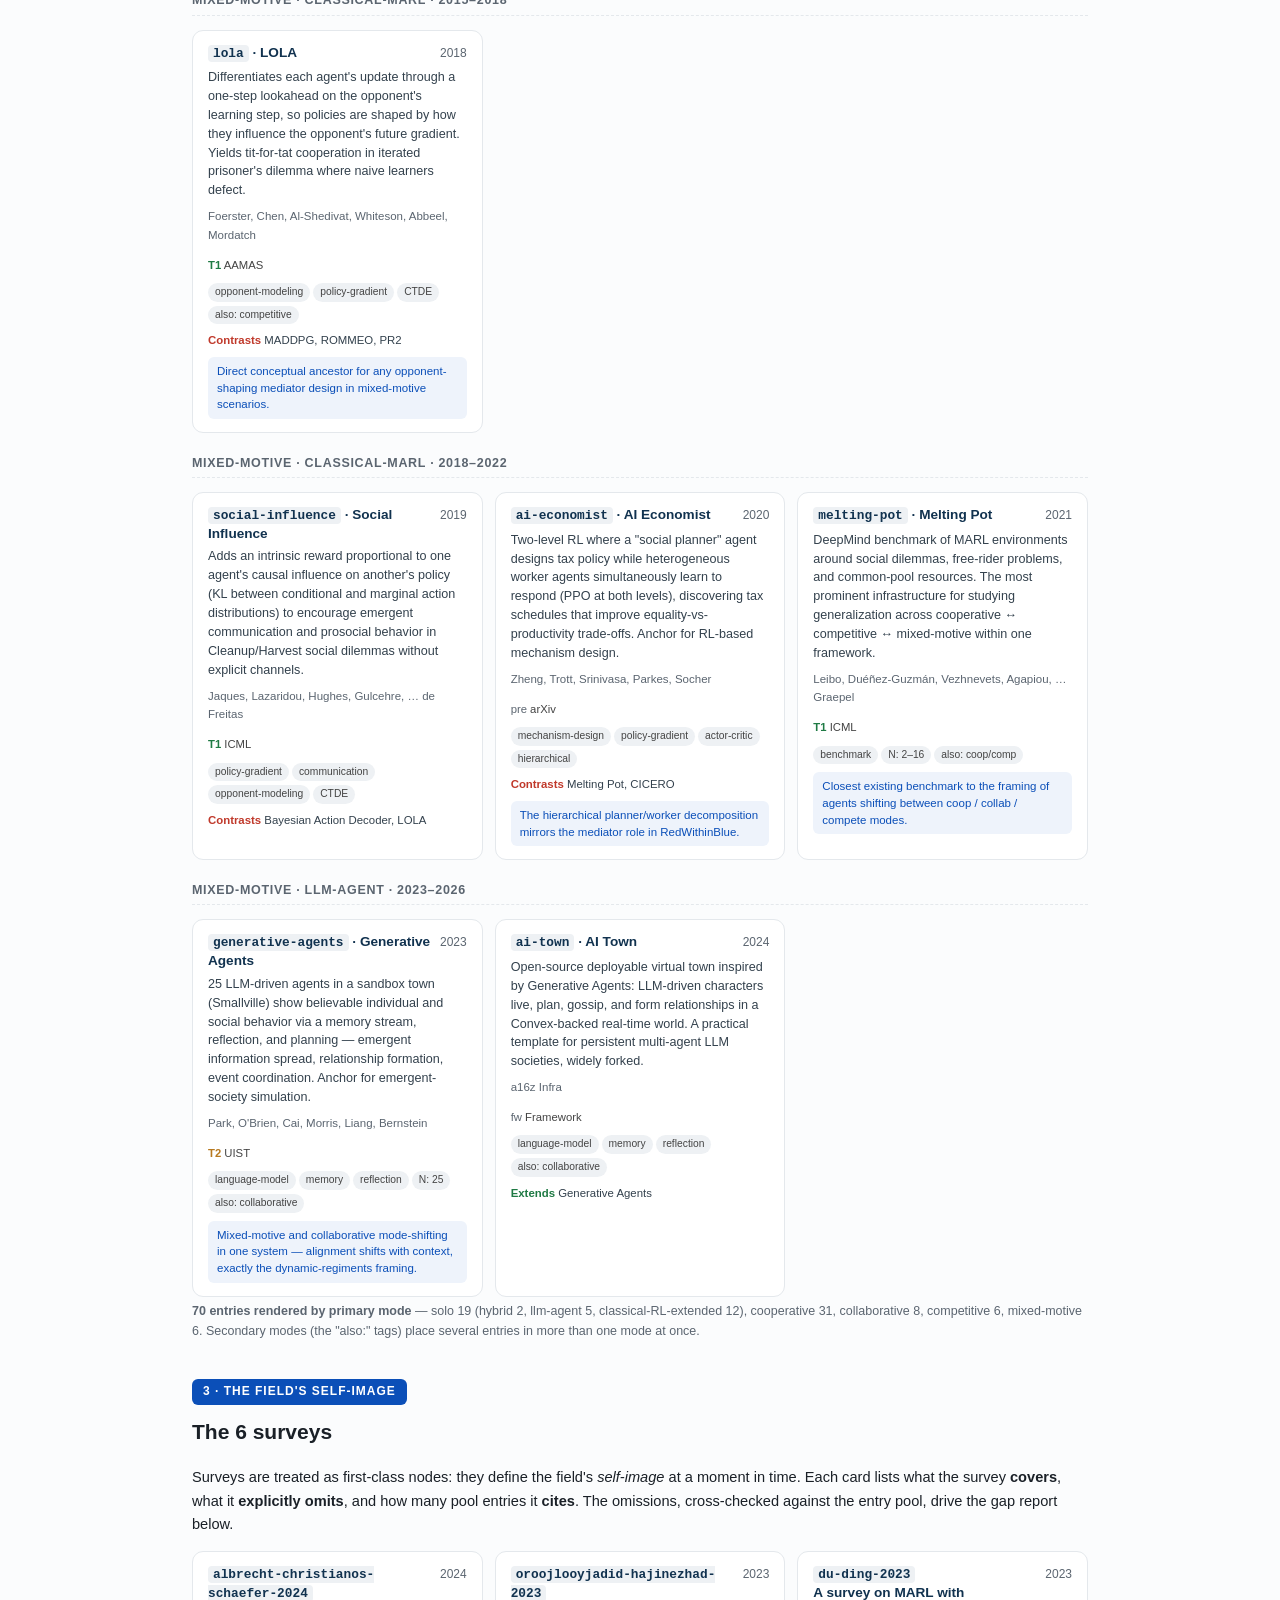
<file: field-map.html>
<!DOCTYPE html>
<html lang="en"><head><meta charset="utf-8"><meta name="viewport" content="width=device-width, initial-scale=1">
<title>Zymera — Field Map</title><link rel="stylesheet" href="assets/style.css">
<style>
  /* page-local patterns for the field map */
  .flank{font-size:12px;text-transform:uppercase;letter-spacing:1px;color:#fff;background:var(--accent-d);
    display:inline-block;padding:3px 11px;border-radius:6px;font-weight:800;margin:38px 0 4px}
  .toc2{background:#fff;border:1px solid var(--line);border-radius:10px;padding:12px 18px;font-size:13.5px;margin:16px 0;columns:2}
  .toc2 a{display:block;padding:2px 0}

  /* the five-mode simplex strip */
  .simplex{display:grid;grid-template-columns:repeat(5,1fr);gap:10px;margin:18px 0}
  .simplex .m{border:1px solid var(--line);border-radius:11px;padding:13px 14px;background:var(--card)}
  .simplex .m b{display:block;color:var(--accent-d);font-size:14.5px;margin-bottom:3px}
  .simplex .m .q{font-size:12.4px;color:var(--mut);font-style:italic}
  .simplex .m.hot{border-color:#f5b7b1;background:#fdecea}
  .simplex .m.hot b{color:var(--bad)}
  @media(max-width:760px){.simplex{grid-template-columns:1fr 1fr}}

  /* compact entry cards */
  .ecount{font-size:12.5px;color:var(--mut);margin:4px 0 0}
  .egrid{display:grid;grid-template-columns:repeat(auto-fill,minmax(290px,1fr));gap:12px;margin:14px 0 4px}
  .ecard{background:var(--card);border:1px solid var(--line);border-radius:11px;padding:13px 15px;font-size:13px}
  .ecard .eh{display:flex;justify-content:space-between;align-items:baseline;gap:8px;margin-bottom:5px}
  .ecard .et{font-weight:700;color:#11324f;font-size:13.6px;line-height:1.3}
  .ecard .ey{color:var(--mut);font-size:12px;white-space:nowrap;font-variant-numeric:tabular-nums}
  .ecard .ed{color:#33414d;font-size:12.6px;margin:0 0 7px;line-height:1.5}
  .ecard .ea{color:var(--mut);font-size:11.5px;margin:0 0 6px}
  .ecard .ev{font-size:11.3px;color:#444;margin-bottom:6px}
  .ecard .ev .vt{color:var(--good);font-weight:700}
  .ecard .ev .vp{color:var(--warn);font-weight:700}
  .ecard .ev .vf{color:var(--mut)}
  .ecard .tagrow{margin:5px 0 6px}
  .ecard .tag{font-size:10.3px;padding:1px 7px;margin:1px 3px 1px 0}
  .ecard .edge{font-size:11.4px;color:#33414d;margin:2px 0}
  .ecard .edge .lx{color:var(--good);font-weight:700}
  .ecard .edge .lc{color:var(--bad);font-weight:700}
  .ecard .zr{font-size:11.5px;color:var(--accent-d);background:#eef3fb;border-radius:6px;padding:6px 9px;margin-top:7px;line-height:1.45}
  .ecard .zr b{color:var(--accent-d)}
  .grp{font-size:12.5px;text-transform:uppercase;letter-spacing:.7px;color:var(--mut);font-weight:700;margin:20px 0 2px;border-bottom:1px dashed var(--line);padding-bottom:4px}
  .modehd{font-size:18px;color:#11324f;margin:30px 0 2px;font-weight:800}
  .modehd .ct{font-size:12.5px;color:var(--mut);font-weight:600;letter-spacing:.3px}
</style></head><body>
<div class="nav"><div class="nav-inner">
  <a class="brand" href="index.html">ZY<span>MERA</span></a>
  <a class="lnk" href="report/index.html">Simulator</a>
  <a class="lnk" href="index.html">Home</a>
  <a class="lnk" href="theory.html">Theory</a>
  <a class="lnk" href="architecture.html">Architecture</a>
  <a class="lnk" href="findings.html">Findings</a>
  <a class="lnk" href="emergence.html">Emergence</a>
  <a class="lnk" href="inspirations.html">Inspirations</a>
  <a class="lnk active" href="field-map.html">Field Map</a>
  <a class="lnk" href="missions.html">Missions</a>
  <a class="lnk" href="related-work.html">Literature</a>
  <a class="lnk" href="journey.html">Journey</a>
  <a class="lnk" href="documents.html">Docs</a>
  <a class="lnk" href="about.html">About</a>
</div></div>

<div class="wrap">
  <h1>The field map</h1>
  <p class="sub">A navigable map of multi-agent autonomous-systems research, 2015&ndash;2026 &mdash; <b>70 algorithm / system / framework / benchmark entries</b> and <b>6 surveys</b>, organized so the absences between <i>classical MARL</i> and the <i>agentic-AI / LLM-agent</i> wave become visible at a glance. Transcribed from the project's generated taxonomy; the full generative YAML source is preserved under <code>assets/sources/marl_taxonomy/</code>.</p>

  <div class="toc2">
    <a href="#thesis">0 · The thesis: interaction mode as the primary axis</a>
    <a href="#figures">1 · The map at a glance (figures)</a>
    <a href="#entries">2 · The 70 entries (mode &rarr; paradigm &rarr; era)</a>
    <a href="#surveys">3 · The 6 surveys</a>
    <a href="#gaps">4 · Gaps &amp; opportunities</a>
    <a href="#connectors">5 · Cross-disciplinary connectors</a>
    <a href="#method">6 · Methodology</a>
  </div>

  <!-- ============ 0 THESIS ============ -->
  <span class="flank" id="thesis">0 · the thesis</span>
  <h2 style="margin-top:6px;border:0;padding:0">Interaction mode is the primary axis</h2>
  <p>Most MARL maps sort work by <i>method</i> (value-decomposition, policy-gradient, communication&hellip;). This map sorts by <b>interaction mode</b> instead &mdash; the relationship between the agents' interests &mdash; because that is the axis along which the classical-MARL literature and the 2023&ndash;2026 LLM-agent wave fail to meet. Five modes, each with a single distinguishing question:</p>

  <div class="simplex">
    <div class="m"><b>solo</b><div class="q">Is there only one agent?</div></div>
    <div class="m"><b>cooperative</b><div class="q">Are interests <u>persistently</u> aligned across the whole horizon?</div></div>
    <div class="m hot"><b>collaborative</b><div class="q">Are interests <u>temporarily</u> aligned around a sub-goal?</div></div>
    <div class="m"><b>competitive</b><div class="q">Are interests strictly opposed (zero-sum / N-player rank)?</div></div>
    <div class="m"><b>mixed-motive</b><div class="q">Are interests partially aligned (general-sum, social dilemma)?</div></div>
  </div>

  <div class="callout key"><b>The cooperative&ndash;vs&ndash;collaborative split is the map's load-bearing original contribution.</b> Most MARL literature collapses the two. But "cooperative-MARL methods" (MAPPO, QMIX, VDN&hellip;) assume <i>persistent reward identity</i> &mdash; a single team reward held for the entire horizon. That assumption breaks the moment interests are only aligned <i>around a sub-task</i> and dissolve when it ends. Naming the two modes distinctly is what makes the central absence legible.</div>

  <div class="callout danger"><b>COLLABORATIVE mode is, in this corpus, <u>entirely</u> a 2023&ndash;2026 LLM-agent phenomenon &mdash; zero classical-MARL entries.</b> Every collaborative entry (AutoGen, MetaGPT, ChatDev, CrewAI, LangGraph, AgentVerse, CAMEL, Multi-Agent Debate) is an LLM-agent system from 2023 onward, coordinating in natural language with role-asymmetric, prompt-implicit rewards &mdash; no value function, no gradient update, no team reward. <b>That absence <i>is</i> the thesis:</b> the regime where most real agentic-AI coordination now lives is exactly the regime classical cooperative MARL cannot natively express. The Zymera research program (covert-misbehavior resilience at the <i>mission</i> level) sits in this seam &mdash; see <a href="related-work.html">Literature</a> and the White Paper.</div>

  <h3>Secondary axes</h3>
  <p>Each entry carries one <i>primary</i> mode (used for grouping and diagram coloring) plus honest secondary tags on three further axes:</p>
  <table>
    <tr><th>Axis</th><th>Values</th><th>What it captures</th></tr>
    <tr><td><b>Paradigm</b></td><td>classical-MARL · llm-agent · hybrid · classical-RL-extended</td><td>Era + research community. <code>classical-MARL</code> is the 2018&ndash;2022 deep-MARL wave; <code>llm-agent</code> the 2023&ndash;2026 agentic-AI wave; <code>hybrid</code> bridges them; <code>classical-RL-extended</code> is single-agent work with multi-agent applicability.</td></tr>
    <tr><td><b>Era</b></td><td>2015&ndash;2018 · 2018&ndash;2022 · 2023&ndash;2026</td><td>When the line of work landed. The timeline figure below shows the paradigm hand-off.</td></tr>
    <tr><td><b>Method family</b></td><td>multi-tag (value-decomposition, policy-gradient, communication, GNN, role-based, language-model, &hellip;)</td><td>Multi-membership by default &mdash; MAPPO is "cooperative + CTDE + policy-gradient + parameter-sharing" all at once.</td></tr>
  </table>

  <!-- ============ 1 FIGURES ============ -->
  <span class="flank" id="figures">1 · at a glance</span>
  <h2 style="margin-top:6px;border:0;padding:0">The map at a glance</h2>

  <figure>
    <img src="assets/figures/fieldmap/mode-tree.svg" alt="Mode tree: entries grouped by interaction mode then paradigm" style="max-width:760px">
    <figcaption>Mode tree &mdash; the primary clustering: each interaction mode branches into its paradigms and then its entries.</figcaption>
  </figure>

  <figure>
    <img src="assets/figures/fieldmap/timeline.svg" alt="Timeline of entries 2015 to 2026" style="max-width:760px">
    <figcaption>Timeline &mdash; the classical-MARL wave (2018&ndash;2022) hands off to the LLM-agent wave (2023&ndash;2026); collaborative mode appears only on the right edge.</figcaption>
  </figure>

  <div class="two">
    <figure>
      <img src="assets/figures/fieldmap/mode-x-era.png" alt="Mode by era heatmap">
      <figcaption>Mode &times; era &mdash; collaborative is dense only in 2023&ndash;2026; competitive peaks in 2018&ndash;2022.</figcaption>
    </figure>
    <figure>
      <img src="assets/figures/fieldmap/mode-x-method.png" alt="Mode by method-family heatmap">
      <figcaption>Mode &times; method-family &mdash; the empty cells in this matrix are what the gap report ranks.</figcaption>
    </figure>
  </div>

  <figure>
    <img src="assets/figures/fieldmap/paradigm-x-venue.png" alt="Paradigm by venue heatmap" style="max-width:640px">
    <figcaption>Paradigm &times; venue &mdash; classical-MARL clusters at ICML / NeurIPS / ICLR / AAMAS; the llm-agent wave scatters across arXiv, frameworks, ACL, and UIST.</figcaption>
  </figure>

  <!-- ============ 2 ENTRIES ============ -->
  <span class="flank" id="entries">2 · the corpus</span>
  <h2 style="margin-top:6px;border:0;padding:0">The 70 entries</h2>
  <p>Grouped <b>mode &rarr; paradigm &rarr; era</b>. Each card carries the plain-language description, authors, venue + tier, method / coordination tags, key relationship edges (<span style="color:var(--good);font-weight:700">Extends</span> / <span style="color:var(--bad);font-weight:700">Contrasts</span>), and, where notable, the project-relevance note. Venue tiers are abbreviated: <span style="color:var(--good);font-weight:700">T1</span> tier-1, <span style="color:var(--warn);font-weight:700">T2</span> tier-2, <span style="color:var(--mut)">pre</span> preprint, <span style="color:var(--mut)">jrnl/bk/fw</span> journal / textbook / framework.</p>

  <!-- ---------- SOLO ---------- -->
  <div class="modehd">Solo <span class="ct">&mdash; one agent in an environment; baselines that anchor <i>extends</i> edges to multi-agent variants</span></div>

  <div class="grp">Solo &middot; hybrid &middot; 2018&ndash;2022</div>
  <div class="egrid">
    <div class="ecard">
      <div class="eh"><span class="et"><code>inner-monologue</code> &middot; Inner Monologue</span><span class="ey">2022</span></div>
      <p class="ed">Embodied LLM-agent that consumes natural-language environment feedback (success detection, scene description, human input) to drive an "inner monologue" that revises plans on the fly; closing the perception&ndash;language loop sharply improves long-horizon manipulation/navigation vs. open-loop planners.</p>
      <p class="ea">Huang, Xia, Xiao, Chan, &hellip; Ichter</p>
      <p class="ev"><span class="vp">T2</span> CoRL</p>
      <div class="tagrow"><span class="tag">language-model</span><span class="tag">planning</span><span class="tag">memory</span><span class="tag">reflection</span></div>
      <div class="edge"><span class="lx">Extends</span> SayCan &middot; <span class="lc">Contrasts</span> Voyager</div>
    </div>
    <div class="ecard">
      <div class="eh"><span class="et"><code>saycan</code> &middot; SayCan</span><span class="ey">2022</span></div>
      <p class="ed">Grounds an LLM planner in a robot's affordances by combining "Say" (LLM likelihood a skill helps the goal) with "Can" (a learned value function for executability). Foundational hybrid LLM-plus-RL system for embodied long-horizon instruction following.</p>
      <p class="ea">Ahn, Brohan, Brown, Chebotar, &hellip; Zeng</p>
      <p class="ev"><span class="vp">T2</span> CoRL</p>
      <div class="tagrow"><span class="tag">language-model</span><span class="tag">planning</span><span class="tag">q-learning</span><span class="tag">memory</span></div>
      <div class="edge"><span class="lc">Contrasts</span> Voyager</div>
    </div>
  </div>

  <div class="grp">Solo &middot; llm-agent &middot; 2023&ndash;2026</div>
  <div class="egrid">
    <div class="ecard">
      <div class="eh"><span class="et"><code>react</code> &middot; ReAct</span><span class="ey">2023</span></div>
      <p class="ed">Interleaves Reasoning and Acting in LLM agents: the model alternates verbal reasoning traces with external tool actions. The foundational pattern of the agentic-AI wave &mdash; nearly every later framework (AutoGen, LangGraph, MetaGPT) descends from a ReAct variant.</p>
      <p class="ea">Yao, Zhao, Yu, Du, Shafran, Narasimhan, Cao</p>
      <p class="ev"><span class="vt">T1</span> ICLR</p>
      <div class="tagrow"><span class="tag">language-model</span><span class="tag">planning</span><span class="tag">memory</span></div>
    </div>
    <div class="ecard">
      <div class="eh"><span class="et"><code>reflexion</code> &middot; Reflexion</span><span class="ey">2023</span></div>
      <p class="ed">Self-reflective agent: after each trial the LLM verbalizes what went wrong and stores the reflection in episodic memory for the next attempt &mdash; "RL via verbal feedback" with an in-context rather than gradient-based policy update.</p>
      <p class="ea">Shinn, Cassano, Berman, Gopinath, Narasimhan, Yao</p>
      <p class="ev"><span class="vt">T1</span> NeurIPS</p>
      <div class="tagrow"><span class="tag">language-model</span><span class="tag">planning</span><span class="tag">memory</span><span class="tag">reflection</span></div>
      <div class="edge"><span class="lx">Extends</span> ReAct</div>
    </div>
    <div class="ecard">
      <div class="eh"><span class="et"><code>tot</code> &middot; Tree of Thoughts</span><span class="ey">2023</span></div>
      <p class="ed">Frames LLM problem-solving as deliberate search over a tree of partial "thoughts": propose candidate steps, score them, explore by BFS/DFS. Generalizes Chain-of-Thought and ReAct from a linear trace into a search procedure.</p>
      <p class="ea">Yao, Yu, Zhao, Shafran, Griffiths, Cao, Narasimhan</p>
      <p class="ev"><span class="vt">T1</span> NeurIPS</p>
      <div class="tagrow"><span class="tag">language-model</span><span class="tag">planning</span><span class="tag">reflection</span></div>
      <div class="edge"><span class="lx">Extends</span> ReAct &middot; <span class="lc">Contrasts</span> Reflexion</div>
    </div>
    <div class="ecard">
      <div class="eh"><span class="et"><code>voyager</code> &middot; Voyager</span><span class="ey">2023</span></div>
      <p class="ed">Lifelong-learning LLM agent in Minecraft that builds an ever-growing skill library via iterative prompting (propose, code, execute, reflect) with no gradient updates &mdash; open-ended exploration from in-context learning and external memory alone.</p>
      <p class="ea">Wang, Xie, Jiang, Mandlekar, &hellip; Anandkumar</p>
      <p class="ev"><span class="vf">pre</span> arXiv</p>
      <div class="tagrow"><span class="tag">language-model</span><span class="tag">planning</span><span class="tag">memory</span></div>
      <div class="zr">Single-agent baseline for the agentic wave; contrast with AutoGen/MetaGPT showing multi-agent is not just "Voyager &times; N".</div>
    </div>
    <div class="ecard">
      <div class="eh"><span class="et"><code>agentbench</code> &middot; AgentBench</span><span class="ey">2024</span></div>
      <p class="ed">First systematic evaluation suite for LLM-as-agent across eight environments (OS, databases, knowledge graphs, card games, household, web browse/shop). The standard yardstick for solo-LLM-agent capability; exposed large API vs. open-source gaps.</p>
      <p class="ea">Liu, Yu, Zhang, Xu, &hellip; Tang</p>
      <p class="ev"><span class="vt">T1</span> ICLR</p>
      <div class="tagrow"><span class="tag">language-model</span></div>
      <div class="edge"><span class="lc">Contrasts</span> Melting Pot</div>
    </div>
  </div>

  <div class="grp">Solo &middot; classical-RL-extended &middot; 2015&ndash;2018</div>
  <div class="egrid">
    <div class="ecard">
      <div class="eh"><span class="et"><code>options-framework</code> &middot; Options Framework</span><span class="ey">1999</span></div>
      <p class="ed">Foundational formalism for temporally extended actions: an option is (initiation set, intra-option policy, termination); the resulting process is a semi-MDP. Underpins essentially every later hierarchical-RL method.</p>
      <p class="ea">Sutton, Precup, Singh</p>
      <p class="ev"><span class="vf">jrnl</span> AIJ</p>
      <div class="tagrow"><span class="tag">hierarchical</span></div>
      <div class="edge"><span class="lc">Contrasts</span> FeUdal Networks</div>
    </div>
    <div class="ecard">
      <div class="eh"><span class="et"><code>map-elites</code> &middot; MAP-Elites</span><span class="ey">2015</span></div>
      <p class="ed">Quality-diversity algorithm maintaining a grid archive indexed by hand-designed behavior descriptors, keeping the best solution per cell &mdash; a diverse repertoire of local optima rather than one global optimum. Foundational for QD and behavior-space curriculum design.</p>
      <p class="ea">Mouret, Clune</p>
      <p class="ev"><span class="vf">pre</span> arXiv</p>
      <div class="tagrow"><span class="tag">evolutionary</span><span class="tag">population</span></div>
      <div class="edge"><span class="lc">Contrasts</span> OpenAI ES</div>
    </div>
    <div class="ecard">
      <div class="eh"><span class="et"><code>feudal-net</code> &middot; FeUdal Networks (FuN)</span><span class="ey">2017</span></div>
      <p class="ed">Hierarchical RL where a high-level Manager emits abstract goals in a learned latent space and a low-level Worker is rewarded for moving along them. Decouples temporal abstraction from action selection; reference for hierarchical cooperative-MARL extensions.</p>
      <p class="ea">Vezhnevets, Osindero, Schaul, Heess, &hellip; Kavukcuoglu</p>
      <p class="ev"><span class="vt">T1</span> ICML</p>
      <div class="tagrow"><span class="tag">hierarchical</span><span class="tag">actor-critic</span></div>
      <div class="edge"><span class="lc">Contrasts</span> Options Framework</div>
    </div>
    <div class="ecard">
      <div class="eh"><span class="et"><code>openai-es</code> &middot; OpenAI ES</span><span class="ey">2017</span></div>
      <p class="ed">Black-box policy optimization via natural-evolution-strategy gradient estimates from antithetic Gaussian perturbations. Trades sample efficiency for trivial parallelism (one perturbed rollout per worker, a tiny noise-seed broadcast). Reignited evolutionary methods for deep RL.</p>
      <p class="ea">Salimans, Ho, Chen, Sidor, Sutskever</p>
      <p class="ev"><span class="vf">pre</span> arXiv</p>
      <div class="tagrow"><span class="tag">evolutionary</span><span class="tag">population</span></div>
      <div class="edge"><span class="lc">Contrasts</span> MAP-Elites</div>
    </div>
    <div class="ecard">
      <div class="eh"><span class="et"><code>rlhf</code> &middot; RLHF (Deep RL from Human Preferences)</span><span class="ey">2017</span></div>
      <p class="ed">Trains a reward model from pairwise human preference comparisons over trajectory snippets, then optimizes a policy against it with standard deep RL. The upstream root of the entire human-feedback alignment line (InstructGPT, ChatGPT, Constitutional AI, DPO).</p>
      <p class="ea">Christiano, Leike, Brown, Martic, Legg, Amodei</p>
      <p class="ev"><span class="vt">T1</span> NeurIPS</p>
      <div class="tagrow"><span class="tag">policy-gradient</span><span class="tag">imitation</span><span class="tag">language-model</span></div>
    </div>
  </div>

  <div class="grp">Solo &middot; classical-RL-extended &middot; 2018&ndash;2022</div>
  <div class="egrid">
    <div class="ecard">
      <div class="eh"><span class="et"><code>world-models</code> &middot; World Models</span><span class="ey">2018</span></div>
      <p class="ed">Three-part architecture: a VAE compresses observations, a recurrent mixture-density net predicts latent dynamics, and a small linear controller is evolved by CMA-ES inside the learned world. First popular demonstration of training a policy almost entirely "in imagination".</p>
      <p class="ea">Ha, Schmidhuber</p>
      <p class="ev"><span class="vt">T1</span> NeurIPS</p>
      <div class="tagrow"><span class="tag">model-based</span></div>
      <div class="edge"><span class="lc">Contrasts</span> MuZero</div>
    </div>
    <div class="ecard">
      <div class="eh"><span class="et"><code>muzero</code> &middot; MuZero</span><span class="ey">2020</span></div>
      <p class="ed">Combines a learned value-equivalent dynamics model with MCTS, removing the need for a known simulator at planning time. Matches AlphaZero on Go/chess/shogi and is strong on Atari with one architecture.</p>
      <p class="ea">Schrittwieser, Antonoglou, Hubert, Simonyan, &hellip; Silver</p>
      <p class="ev"><span class="vt">T1</span> Nature</p>
      <div class="tagrow"><span class="tag">model-based</span><span class="tag">planning</span><span class="tag">self-play</span><span class="tag">also: competitive</span></div>
      <div class="edge"><span class="lc">Contrasts</span> DreamerV3, AlphaStar</div>
    </div>
    <div class="ecard">
      <div class="eh"><span class="et"><code>paired</code> &middot; PAIRED</span><span class="ey">2020</span></div>
      <p class="ed">Unsupervised environment design: a protagonist and an antagonist play environments produced by an adversary trained to maximize the regret between them, yielding a curriculum at the frontier of the protagonist's ability with minimax-regret guarantees.</p>
      <p class="ea">Dennis, Jaques, Vinitsky, Bayen, &hellip; Levine</p>
      <p class="ev"><span class="vt">T1</span> NeurIPS</p>
      <div class="tagrow"><span class="tag">environment-design</span><span class="tag">curriculum</span><span class="tag">policy-gradient</span><span class="tag">also: mixed-motive</span></div>
      <div class="edge"><span class="lc">Contrasts</span> ACCEL</div>
    </div>
    <div class="ecard">
      <div class="eh"><span class="et"><code>accel</code> &middot; ACCEL</span><span class="ey">2022</span></div>
      <p class="ed">Unsupervised environment design that drops the adversary network for an evolutionary edit operator: a buffer of high-regret levels is mutated and re-scored, compounding complexity along the agent's frontier. Often matches/beats PAIRED while being simpler.</p>
      <p class="ea">Parker-Holder, Jiang, Dennis, Samvelyan, &hellip; Rockt&auml;schel</p>
      <p class="ev"><span class="vt">T1</span> ICML</p>
      <div class="tagrow"><span class="tag">environment-design</span><span class="tag">curriculum</span><span class="tag">evolutionary</span></div>
      <div class="edge"><span class="lx">Extends</span> PAIRED &middot; <span class="lc">Contrasts</span> PAIRED, MAESTRO</div>
    </div>
  </div>

  <div class="grp">Solo &middot; classical-RL-extended &middot; 2023&ndash;2026</div>
  <div class="egrid">
    <div class="ecard">
      <div class="eh"><span class="et"><code>constitutional-ai</code> &middot; Constitutional AI (CAI / RLAIF)</span><span class="ey">2022</span></div>
      <p class="ed">Aligns an LLM with a written "constitution" using AI feedback instead of human labels: the model critiques and revises its own outputs against the principles, producing preference data for an RLAIF stage. Showed AI-generated preferences can largely replace human ones.</p>
      <p class="ea">Bai, Kadavath, Kundu, Askell, &hellip; Kaplan</p>
      <p class="ev"><span class="vf">pre</span> arXiv</p>
      <div class="tagrow"><span class="tag">language-model</span><span class="tag">imitation</span><span class="tag">policy-gradient</span><span class="tag">reflection</span></div>
      <div class="edge"><span class="lx">Extends</span> RLHF &middot; <span class="lc">Contrasts</span> DPO</div>
    </div>
    <div class="ecard">
      <div class="eh"><span class="et"><code>dpo</code> &middot; Direct Preference Optimization</span><span class="ey">2023</span></div>
      <p class="ed">Reformulates RLHF as a closed-form classification objective on pairwise preferences, eliminating the explicit reward model and the PPO loop. Now the dominant alignment recipe for open-source LLMs.</p>
      <p class="ea">Rafailov, Sharma, Mitchell, Ermon, Manning, Finn</p>
      <p class="ev"><span class="vt">T1</span> NeurIPS</p>
      <div class="tagrow"><span class="tag">language-model</span><span class="tag">imitation</span></div>
      <div class="edge"><span class="lx">Extends</span> RLHF &middot; <span class="lc">Contrasts</span> Constitutional AI</div>
    </div>
    <div class="ecard">
      <div class="eh"><span class="et"><code>dreamerv3</code> &middot; DreamerV3</span><span class="ey">2025</span></div>
      <p class="ed">Latent-space world model that learns from pixels and trains an actor-critic entirely on imagined trajectories. Masters Minecraft diamonds from scratch with a single fixed hyperparameter set across 150+ tasks &mdash; model-based RL that is both general and robust.</p>
      <p class="ea">Hafner, Pasukonis, Ba, Lillicrap</p>
      <p class="ev"><span class="vt">T1</span> Nature</p>
      <div class="tagrow"><span class="tag">model-based</span><span class="tag">actor-critic</span></div>
      <div class="edge"><span class="lx">Extends</span> World Models &middot; <span class="lc">Contrasts</span> MuZero</div>
    </div>
  </div>

  <!-- ---------- COOPERATIVE ---------- -->
  <div class="modehd">Cooperative <span class="ct">&mdash; persistently aligned interests; one team reward across the whole horizon. SMAC, MPE-coop, Overcooked live here</span></div>

  <div class="grp">Cooperative &middot; classical-MARL &middot; 2015&ndash;2018</div>
  <div class="egrid">
    <div class="ecard">
      <div class="eh"><span class="et"><code>iql</code> &middot; IQL (Independent Q-Learning)</span><span class="ey">1993</span></div>
      <p class="ed">Foundational decentralized MARL: each agent runs independent Q-learning, treating others as environment dynamics. Trivial to scale; pays in non-stationarity and inability to coordinate beyond shared rewards. Still a competitive baseline today.</p>
      <p class="ea">Ming Tan</p>
      <p class="ev"><span class="vt">T1</span> ICML</p>
      <div class="tagrow"><span class="tag">q-learning</span><span class="tag">DTDE</span></div>
      <div class="zr">Lower-bound baseline &mdash; the "DTDE" row in the RedWithinBlue paradigm-comparison table.</div>
    </div>
    <div class="ecard">
      <div class="eh"><span class="et"><code>dec-pomdp</code> &middot; Dec-POMDP (complexity)</span><span class="ey">2002</span></div>
      <p class="ed">Formal complexity anchor for cooperative MARL: defines the decentralized POMDP and proves finite-horizon optimal policies are NEXP-complete &mdash; ruling out tractable exact algorithms and explaining why cooperative MARL needs approximate, learning-based methods.</p>
      <p class="ea">Bernstein, Givan, Immerman, Zilberstein</p>
      <p class="ev"><span class="vf">jrnl</span> Math. Oper. Res.</p>
      <div class="tagrow"><span class="tag">formal model</span></div>
      <div class="edge"><span class="lc">Contrasts</span> Markov Games</div>
      <div class="zr">The NEXP-hardness result is the standard justification for learning-based CTDE over exact DP; cited in <code>formalism.tex</code>.</div>
    </div>
    <div class="ecard">
      <div class="eh"><span class="et"><code>commnet</code> &middot; CommNet</span><span class="ey">2016</span></div>
      <p class="ed">Foundational learned-communication architecture: each agent's hidden state is mean-pooled across all agents and broadcast back as next-layer input &mdash; a differentiable broadcast-to-all channel trained end-to-end with policy gradients. Anchors the communication family.</p>
      <p class="ea">Sukhbaatar, Szlam, Fergus</p>
      <p class="ev"><span class="vt">T1</span> NeurIPS</p>
      <div class="tagrow"><span class="tag">communication</span><span class="tag">policy-gradient</span><span class="tag">parameter-sharing</span><span class="tag">CTDE</span></div>
      <div class="edge"><span class="lc">Contrasts</span> DIAL, BiCNet</div>
    </div>
    <div class="ecard">
      <div class="eh"><span class="et"><code>dial</code> &middot; DIAL</span><span class="ey">2016</span></div>
      <p class="ed">First gradient-based learned-communication method: during centralized training agents pass continuous messages with gradients flowing through the channel; at execution messages are discretized (via the DRU). Pioneered differentiable-train / discrete-deploy.</p>
      <p class="ea">Foerster, Assael, de Freitas, Whiteson</p>
      <p class="ev"><span class="vt">T1</span> NeurIPS</p>
      <div class="tagrow"><span class="tag">communication</span><span class="tag">q-learning</span><span class="tag">parameter-sharing</span><span class="tag">CTDE</span></div>
      <div class="edge"><span class="lc">Contrasts</span> CommNet, IC3Net</div>
    </div>
    <div class="ecard">
      <div class="eh"><span class="et"><code>bicnet</code> &middot; BiCNet</span><span class="ey">2017</span></div>
      <p class="ed">Models the team policy and Q-function as a bidirectional recurrent network whose hidden states act as an inter-agent channel (StarCraft 1 micro). Shows recurrent message passing captures team coordination, but the imposed ordering breaks permutation invariance.</p>
      <p class="ea">Peng, Wen, Yang, Yuan, Tang, Long, Wang</p>
      <p class="ev"><span class="vf">pre</span> arXiv</p>
      <div class="tagrow"><span class="tag">communication</span><span class="tag">actor-critic</span><span class="tag">parameter-sharing</span><span class="tag">CTDE</span></div>
      <div class="edge"><span class="lc">Contrasts</span> CommNet, DIAL</div>
    </div>
    <div class="ecard">
      <div class="eh"><span class="et"><code>maddpg</code> &middot; MADDPG</span><span class="ey">2017</span></div>
      <p class="ed">Multi-Agent DDPG: per-agent centralized critics (see all obs+actions at training) with decentralized actors. Established the CTDE paradigm in deep MARL, with cooperative, competitive, and mixed-motive variants on the particle environment.</p>
      <p class="ea">Lowe, Wu, Tamar, Harb, Abbeel, Mordatch</p>
      <p class="ev"><span class="vt">T1</span> NeurIPS</p>
      <div class="tagrow"><span class="tag">policy-gradient</span><span class="tag">actor-critic</span><span class="tag">centralized-critic</span><span class="tag">CTDE</span><span class="tag">also: comp/mixed</span></div>
      <div class="edge"><span class="lc">Contrasts</span> IQL, QMIX</div>
      <div class="zr">CTDE anchor in <code>formalism.tex</code>; cited throughout the RedWithinBlue RL-taxonomy notes.</div>
    </div>
    <div class="ecard">
      <div class="eh"><span class="et"><code>mpe</code> &middot; MPE (Particle Environment)</span><span class="ey">2017</span></div>
      <p class="ed">Lightweight 2D continuous-state particle environment introduced with MADDPG &mdash; cooperative navigation, predator-prey, speaker-listener, physical deception. The default sandbox for MADDPG, MAAC, M3DDPG, and most early CTDE policy-gradient methods.</p>
      <p class="ea">Lowe, Wu, Tamar, Harb, Abbeel, Mordatch</p>
      <p class="ev"><span class="vt">T1</span> NeurIPS</p>
      <div class="tagrow"><span class="tag">benchmark</span><span class="tag">also: comp/mixed</span></div>
      <div class="edge"><span class="lc">Contrasts</span> SMAC, Melting Pot</div>
    </div>
    <div class="ecard">
      <div class="eh"><span class="et"><code>coma</code> &middot; COMA</span><span class="ey">2018</span></div>
      <p class="ed">Solves multi-agent credit assignment with a counterfactual baseline: the centralized critic estimates how much each agent's specific action contributed beyond a default, giving a stronger cooperative gradient than naive joint-policy gradient.</p>
      <p class="ea">Foerster, Farquhar, Afouras, Nardelli, Whiteson</p>
      <p class="ev"><span class="vt">T1</span> AAAI</p>
      <div class="tagrow"><span class="tag">policy-gradient</span><span class="tag">actor-critic</span><span class="tag">centralized-critic</span><span class="tag">CTDE</span></div>
      <div class="edge"><span class="lx">Extends</span> MADDPG &middot; <span class="lc">Contrasts</span> QMIX</div>
    </div>
    <div class="ecard">
      <div class="eh"><span class="et"><code>vdn</code> &middot; VDN</span><span class="ey">2018</span></div>
      <p class="ed">Earliest deep value-decomposition method: the joint Q-function is the simple sum of per-agent utilities, trivially satisfying Individual-Global-Max. Limited expressiveness vs. QMIX's hypernetwork mixing; the foundational value-decomposition anchor.</p>
      <p class="ea">Sunehag, Lever, Gruslys, Czarnecki, &hellip; Graepel</p>
      <p class="ev"><span class="vt">T1</span> AAMAS</p>
      <div class="tagrow"><span class="tag">value-decomposition</span><span class="tag">q-learning</span><span class="tag">parameter-sharing</span><span class="tag">CTDE</span></div>
      <div class="edge"><span class="lx">Extends</span> IQL &middot; <span class="lc">Contrasts</span> MADDPG</div>
    </div>
  </div>

  <div class="grp">Cooperative &middot; classical-MARL &middot; 2018&ndash;2022</div>
  <div class="egrid">
    <div class="ecard">
      <div class="eh"><span class="et"><code>mean-field-marl</code> &middot; Mean Field MARL</span><span class="ey">2018</span></div>
      <p class="ed">Approximates the joint action of a large population by the empirical distribution (mean field) of neighbor actions, reducing the Q-function to a pairwise interaction with a population summary. Scales to hundreds&ndash;thousands of homogeneous agents.</p>
      <p class="ea">Yang, Luo, Li, Zhou, Zhang, Wang</p>
      <p class="ev"><span class="vt">T1</span> ICML</p>
      <div class="tagrow"><span class="tag">mean-field</span><span class="tag">q-learning</span><span class="tag">actor-critic</span><span class="tag">N: 20&ndash;1000</span><span class="tag">also: comp/mixed</span></div>
      <div class="edge"><span class="lc">Contrasts</span> MADDPG, QMIX, MAPPO</div>
    </div>
    <div class="ecard">
      <div class="eh"><span class="et"><code>qmix</code> &middot; QMIX</span><span class="ey">2018</span></div>
      <p class="ed">Factorizes the joint Q as a monotonic mixture of per-agent utilities, enforced by a non-negative-weight hypernetwork, satisfying IGM so per-agent argmax = joint argmax. Strong on discrete-action SMAC; the monotonicity constraint is its key limitation for sacrifice actions.</p>
      <p class="ea">Rashid, Samvelyan, Schroeder de Witt, Farquhar, Foerster, Whiteson</p>
      <p class="ev"><span class="vt">T1</span> ICML</p>
      <div class="tagrow"><span class="tag">value-decomposition</span><span class="tag">q-learning</span><span class="tag">centralized-critic</span><span class="tag">CTDE</span></div>
      <div class="edge"><span class="lx">Extends</span> VDN &middot; <span class="lc">Contrasts</span> MADDPG, MAPPO</div>
      <div class="zr">Monotonicity is exactly the issue flagged in RedWithinBlue: connectivity maintenance often needs one agent to "sacrifice" so others can explore.</div>
    </div>
    <div class="ecard">
      <div class="eh"><span class="et"><code>bad</code> &middot; Bayesian Action Decoder</span><span class="ey">2019</span></div>
      <p class="ed">Recasts a cooperative Dec-POMDP with hidden information as a public-belief MDP: agents condition on a Bayesian posterior over private states given public history, sharing an implicit language. Super-human on 2-player Hanabi.</p>
      <p class="ea">Foerster, Song, Hughes, Burch, &hellip; Bowling</p>
      <p class="ev"><span class="vt">T1</span> ICML</p>
      <div class="tagrow"><span class="tag">policy-gradient</span><span class="tag">actor-critic</span><span class="tag">communication</span><span class="tag">CTDE</span></div>
      <div class="edge"><span class="lc">Contrasts</span> MADDPG, QMIX</div>
      <div class="zr">The public-belief construction is the canonical reference for grounded implicit communication.</div>
    </div>
    <div class="ecard">
      <div class="eh"><span class="et"><code>ic3net</code> &middot; IC3Net</span><span class="ey">2019</span></div>
      <p class="ed">Adds a learned binary gate to CommNet so each agent decides at each step whether to broadcast at all &mdash; learning <i>when</i> to communicate matters as much as <i>what</i>. Extends to mixed settings where unconditional broadcast leaks info to opponents.</p>
      <p class="ea">Singh, Jain, Sukhbaatar</p>
      <p class="ev"><span class="vt">T1</span> ICLR</p>
      <div class="tagrow"><span class="tag">communication</span><span class="tag">policy-gradient</span><span class="tag">parameter-sharing</span><span class="tag">CTDE</span><span class="tag">also: mixed-motive</span></div>
      <div class="edge"><span class="lx">Extends</span> CommNet &middot; <span class="lc">Contrasts</span> CommNet, TarMAC</div>
      <div class="zr">Direct precedent for bandwidth-aware messaging: gating is the simplest "speak only when necessary" prior for connectivity-constrained missions.</div>
    </div>
    <div class="ecard">
      <div class="eh"><span class="et"><code>maven</code> &middot; MAVEN</span><span class="ey">2019</span></div>
      <p class="ed">Augments QMIX with a hierarchical latent variable conditioning the joint policy, trained via mutual-information maximization to encourage diverse coordinated exploration &mdash; addressing QMIX's exploration weakness on sparse-reward tasks.</p>
      <p class="ea">Mahajan, Rashid, Samvelyan, Whiteson</p>
      <p class="ev"><span class="vt">T1</span> NeurIPS</p>
      <div class="tagrow"><span class="tag">value-decomposition</span><span class="tag">q-learning</span><span class="tag">centralized-critic</span><span class="tag">CTDE</span></div>
      <div class="edge"><span class="lx">Extends</span> QMIX &middot; <span class="lc">Contrasts</span> QPLEX</div>
    </div>
    <div class="ecard">
      <div class="eh"><span class="et"><code>openai-five</code> &middot; OpenAI Five</span><span class="ey">2019</span></div>
      <p class="ed">Defeated the world-champion Dota 2 team with PPO at unprecedented scale: five parameter-sharing LSTM agents on a cooperative team reward. Scale + self-play reached pro-level play in a 5v5 partially-observable game with no explicit multi-agent algorithm.</p>
      <p class="ea">OpenAI: Berner, Brockman, Chan, &hellip; Zhang</p>
      <p class="ev"><span class="vf">pre</span> arXiv</p>
      <div class="tagrow"><span class="tag">policy-gradient</span><span class="tag">self-play</span><span class="tag">parameter-sharing</span><span class="tag">CTCE</span><span class="tag">also: competitive</span></div>
      <div class="edge"><span class="lc">Contrasts</span> AlphaStar</div>
      <div class="zr">Major coop&harr;comp crossover: within-team cooperation from shared reward, cross-team competition from self-play &mdash; the mode-shifting framing applies directly.</div>
    </div>
    <div class="ecard">
      <div class="eh"><span class="et"><code>qtran</code> &middot; QTRAN</span><span class="ey">2019</span></div>
      <p class="ed">Replaces QMIX's monotonic mixing with a soft regularization of the IGM condition, making the function class strictly broader. Strongest theory in the value-decomposition family but often empirically loses to QMIX/QPLEX because the regularizer is harder to tune.</p>
      <p class="ea">Son, Kim, Kang, Hostallero, Yi</p>
      <p class="ev"><span class="vt">T1</span> ICML</p>
      <div class="tagrow"><span class="tag">value-decomposition</span><span class="tag">q-learning</span><span class="tag">centralized-critic</span><span class="tag">CTDE</span></div>
      <div class="edge"><span class="lx">Extends</span> QMIX &middot; <span class="lc">Contrasts</span> QPLEX</div>
    </div>
    <div class="ecard">
      <div class="eh"><span class="et"><code>smac</code> &middot; SMAC</span><span class="ey">2019</span></div>
      <p class="ed">Benchmark of cooperative StarCraft II micromanagement (2&ndash;27 unit agents, decentralized partial obs, scripted enemy). The de-facto cooperative-MARL benchmark on which QMIX, MAPPO, MAVEN, QPLEX were validated.</p>
      <p class="ea">Samvelyan, Rashid, Schroeder de Witt, Farquhar, &hellip; Whiteson</p>
      <p class="ev"><span class="vt">T1</span> AAMAS</p>
      <div class="tagrow"><span class="tag">benchmark</span><span class="tag">N: 2&ndash;27</span></div>
      <div class="edge"><span class="lc">Contrasts</span> Melting Pot, MPE</div>
    </div>
    <div class="ecard">
      <div class="eh"><span class="et"><code>tarmac</code> &middot; TarMAC</span><span class="ey">2019</span></div>
      <p class="ed">Replaces CommNet's mean-pool broadcast with signature-based soft attention: agents emit (key, value) pairs, listeners query to weight them &mdash; learning who to address and what to send. Established attention as the default learned-communication architecture.</p>
      <p class="ea">Das, Gervet, Romoff, Batra, &hellip; Pineau</p>
      <p class="ev"><span class="vt">T1</span> ICML</p>
      <div class="tagrow"><span class="tag">communication</span><span class="tag">transformer</span><span class="tag">attention</span><span class="tag">CTDE</span></div>
      <div class="edge"><span class="lx">Extends</span> CommNet &middot; <span class="lc">Contrasts</span> CommNet, IC3Net</div>
      <div class="zr">Closest classical-MARL precedent for connectivity-aware messaging policies.</div>
    </div>
    <div class="ecard">
      <div class="eh"><span class="et"><code>dgn</code> &middot; DGN (Graph Conv RL)</span><span class="ey">2020</span></div>
      <p class="ed">Treats agents as nodes in a spatial-neighborhood graph and applies multi-head graph-attention to fuse local observations before Q-learning. GNN message passing scales cooperatively to ~100 agents. Anchor of the GNN family in cooperative MARL.</p>
      <p class="ea">Jiang, Dun, Huang, Lu</p>
      <p class="ev"><span class="vt">T1</span> ICLR</p>
      <div class="tagrow"><span class="tag">GNN</span><span class="tag">q-learning</span><span class="tag">attention</span><span class="tag">CTDE</span><span class="tag">N: 10&ndash;100</span></div>
      <div class="edge"><span class="lc">Contrasts</span> CommNet, TarMAC</div>
    </div>
    <div class="ecard">
      <div class="eh"><span class="et"><code>ippo</code> &middot; IPPO</span><span class="ey">2020</span></div>
      <p class="ed">Independent PPO with parameter sharing: each agent runs PPO on its own observations and treats others as environment. The key result &mdash; IPPO (DTDE) often matches or beats QMIX (CTDE) on SMAC &mdash; challenged the field's CTDE-by-default assumption.</p>
      <p class="ea">Schroeder de Witt, Gupta, Makoviichuk, &hellip; Whiteson</p>
      <p class="ev"><span class="vf">pre</span> arXiv</p>
      <div class="tagrow"><span class="tag">policy-gradient</span><span class="tag">actor-critic</span><span class="tag">parameter-sharing</span><span class="tag">DTDE</span></div>
      <div class="edge"><span class="lx">Extends</span> IQL &middot; <span class="lc">Contrasts</span> QMIX</div>
      <div class="zr">DTDE baseline in the RedWithinBlue paradigm-comparison table.</div>
    </div>
    <div class="ecard">
      <div class="eh"><span class="et"><code>ndq</code> &middot; NDQ</span><span class="ey">2020</span></div>
      <p class="ed">Combines QMIX value-decomposition with an information-theoretic regularizer minimizing mutual information between sent messages and the sender's full observation while preserving task content &mdash; minimal-bandwidth communication only when independent decomposition is insufficient.</p>
      <p class="ea">Wang, Wang, Zheng, Zhang</p>
      <p class="ev"><span class="vt">T1</span> ICML</p>
      <div class="tagrow"><span class="tag">communication</span><span class="tag">value-decomposition</span><span class="tag">q-learning</span><span class="tag">CTDE</span></div>
      <div class="edge"><span class="lx">Extends</span> QMIX &middot; <span class="lc">Contrasts</span> TarMAC, CommNet</div>
      <div class="zr">The information-bottleneck framing maps cleanly onto link-capacity constraints in connectivity-aware missions.</div>
    </div>
    <div class="ecard">
      <div class="eh"><span class="et"><code>roma</code> &middot; ROMA (Emergent Roles)</span><span class="ey">2020</span></div>
      <p class="ed">Augments value-decomposition MARL with a stochastic role embedding per agent, regularized to be mutually informative with trajectories yet compact enough to drive specialization. Yields emergent roles without hand-designed priors; pairs with QMIX-style mixing.</p>
      <p class="ea">Wang, Dong, Lesser, Zhang</p>
      <p class="ev"><span class="vt">T1</span> ICML</p>
      <div class="tagrow"><span class="tag">role-based</span><span class="tag">value-decomposition</span><span class="tag">q-learning</span><span class="tag">CTDE</span></div>
      <div class="edge"><span class="lx">Extends</span> QMIX &middot; <span class="lc">Contrasts</span> QMIX, QPLEX, MAVEN</div>
      <div class="zr">Classical-MARL precedent for asymmetric team coordination &mdash; relevant when scout-vs-follower roles must emerge without hand-specification.</div>
    </div>
    <div class="ecard">
      <div class="eh"><span class="et"><code>dicg</code> &middot; DICG (Implicit Coordination Graphs)</span><span class="ey">2021</span></div>
      <p class="ed">Learns an implicit coordination graph end-to-end: an attention module produces a soft adjacency feeding a GNN reasoning layer over joint values/actions. Mitigates relative overgeneralization in predator-prey and competes with QMIX on SMAC without hand-specified structure.</p>
      <p class="ea">Li, Gupta, Morales, Allen, Kochenderfer</p>
      <p class="ev"><span class="vt">T1</span> AAMAS</p>
      <div class="tagrow"><span class="tag">GNN</span><span class="tag">actor-critic</span><span class="tag">attention</span><span class="tag">CTDE</span></div>
      <div class="edge"><span class="lx">Extends</span> DGN &middot; <span class="lc">Contrasts</span> MAGIC, QMIX</div>
      <div class="zr">Implicit graph learning is the alternative to spatial-proximity graphs when "who-coordinates-with-whom" is task-dependent.</div>
    </div>
    <div class="ecard">
      <div class="eh"><span class="et"><code>magic</code> &middot; MAGIC</span><span class="ey">2021</span></div>
      <p class="ed">Combines a Scheduler (when/to-whom to communicate) with a graph-attention Message Processor over a dynamically-learned communication graph &mdash; unifying the when/who/what axes that CommNet, IC3Net, TarMAC each addressed separately. Validated on a physical robot-soccer testbed.</p>
      <p class="ea">Niu, Paleja, Gombolay</p>
      <p class="ev"><span class="vt">T1</span> AAMAS</p>
      <div class="tagrow"><span class="tag">communication</span><span class="tag">GNN</span><span class="tag">attention</span><span class="tag">CTDE</span></div>
      <div class="edge"><span class="lx">Extends</span> TarMAC, DGN &middot; <span class="lc">Contrasts</span> CommNet, IC3Net, DICG</div>
      <div class="zr">Tightest existing match for "learned dynamic comm-graph + attention message processing" &mdash; direct precedent for connectivity-aware multi-robot policies.</div>
    </div>
    <div class="ecard">
      <div class="eh"><span class="et"><code>qplex</code> &middot; QPLEX</span><span class="ey">2021</span></div>
      <p class="ed">Duplex dueling decomposition with multi-head attention over agents, generalizing QMIX's monotonic mixing to non-monotonic interactions while still satisfying IGM. Outperforms QMIX and QTRAN on hard SMAC scenarios needing sacrifice actions.</p>
      <p class="ea">Wang, Ren, Liu, Yu, Zhang</p>
      <p class="ev"><span class="vt">T1</span> ICML</p>
      <div class="tagrow"><span class="tag">value-decomposition</span><span class="tag">q-learning</span><span class="tag">attention</span><span class="tag">CTDE</span></div>
      <div class="edge"><span class="lx">Extends</span> QMIX &middot; <span class="lc">Contrasts</span> QTRAN</div>
      <div class="zr">Addresses the QMIX monotonicity limitation that is load-bearing in connectivity-maintenance tasks.</div>
    </div>
    <div class="ecard">
      <div class="eh"><span class="et"><code>updet</code> &middot; UPDeT</span><span class="ey">2021</span></div>
      <p class="ed">Replaces the per-agent recurrent encoder with an entity-based transformer: each agent attends over a variable-length set of observed entities, and the policy head decouples into action groups. A single policy transfers across team sizes &mdash; universal in N.</p>
      <p class="ea">Hu, Zhu, Chang, Liang</p>
      <p class="ev"><span class="vt">T1</span> ICLR</p>
      <div class="tagrow"><span class="tag">transformer</span><span class="tag">q-learning</span><span class="tag">attention</span><span class="tag">CTDE</span></div>
      <div class="edge"><span class="lx">Extends</span> QMIX &middot; <span class="lc">Contrasts</span> QMIX, MAPPO</div>
      <div class="zr">Entity-set attention is exactly what permutation-invariant multi-robot policies need.</div>
    </div>
    <div class="ecard">
      <div class="eh"><span class="et"><code>mamba</code> &middot; MAMBA</span><span class="ey">2022</span></div>
      <p class="ed">Multi-agent latent world-model (Dreamer family): agents jointly maintain a shared latent state via learned communication and train policies on imagined rollouts. Model-based imagination matches/exceeds model-free CTDE at lower sample budgets.</p>
      <p class="ea">Egorov, Shpilman</p>
      <p class="ev"><span class="vf">pre</span> arXiv</p>
      <div class="tagrow"><span class="tag">model-based</span><span class="tag">actor-critic</span><span class="tag">communication</span><span class="tag">CTDE</span></div>
      <div class="edge"><span class="lx">Extends</span> DreamerV3, World Models &middot; <span class="lc">Contrasts</span> MAPPO, QMIX</div>
    </div>
    <div class="ecard">
      <div class="eh"><span class="et"><code>mappo</code> &middot; MAPPO</span><span class="ey">2022</span></div>
      <p class="ed">CTDE variant of PPO: a centralized value uses global state, decentralized actors use per-agent obs, agents share parameters. Empirically the strongest cooperative-MARL baseline on SMAC/MPE/Hanabi as of 2022, despite the field's earlier off-policy preference.</p>
      <p class="ea">Yu, Velu, Vinitsky, Wang, Bayen, Wu</p>
      <p class="ev"><span class="vt">T1</span> NeurIPS</p>
      <div class="tagrow"><span class="tag">policy-gradient</span><span class="tag">actor-critic</span><span class="tag">centralized-critic</span><span class="tag">CTDE</span></div>
      <div class="edge"><span class="lx">Extends</span> COMA, IPPO &middot; <span class="lc">Contrasts</span> QMIX, MADDPG</div>
      <div class="zr">Phase 1&ndash;3 baseline in the RedWithinBlue curriculum.</div>
    </div>
    <div class="ecard">
      <div class="eh"><span class="et"><code>mat</code> &middot; MAT (Multi-Agent Transformer)</span><span class="ey">2022</span></div>
      <p class="ed">Recasts cooperative MARL as sequence modeling: an encoder-decoder transformer encodes the joint observation and decodes agent actions one at a time, using the multi-agent advantage decomposition theorem for monotonic improvement. Beats MAPPO, QMIX, HAPPO on SMAC/MA-MuJoCo.</p>
      <p class="ea">Wen, Kuba, Lin, Zhang, Wen, Wang, Yang</p>
      <p class="ev"><span class="vt">T1</span> NeurIPS</p>
      <div class="tagrow"><span class="tag">transformer</span><span class="tag">policy-gradient</span><span class="tag">actor-critic</span><span class="tag">CTDE</span></div>
      <div class="edge"><span class="lx">Extends</span> UPDeT, MAPPO &middot; <span class="lc">Contrasts</span> MAPPO, QMIX, QPLEX</div>
    </div>
  </div>

  <div class="grp">Cooperative &middot; classical-MARL &middot; 2023&ndash;2026</div>
  <div class="egrid">
    <div class="ecard">
      <div class="eh"><span class="et"><code>haven</code> &middot; HAVEN</span><span class="ey">2023</span></div>
      <p class="ed">Hierarchical cooperative MARL with dual coordination at both the high level (across subgoal selections) and low level (across primitive actions), combined with QMIX-style value decomposition. Improves on flat CTDE on long-horizon SMAC tasks.</p>
      <p class="ea">Xu, Bai, Zhang, Li, Fan</p>
      <p class="ev"><span class="vt">T1</span> AAAI</p>
      <div class="tagrow"><span class="tag">hierarchical</span><span class="tag">value-decomposition</span><span class="tag">actor-critic</span><span class="tag">CTDE</span></div>
      <div class="edge"><span class="lx">Extends</span> QMIX, FeUdal Networks &middot; <span class="lc">Contrasts</span> MAPPO, QMIX</div>
    </div>
    <div class="ecard">
      <div class="eh"><span class="et"><code>maestro</code> &middot; MAESTRO</span><span class="ey">2023</span></div>
      <p class="ed">Multi-agent extension of PAIRED: jointly co-evolves a population of co-players and a curriculum of environments to maximize regret in cooperative MARL. Targets the failure where environment design ignores the partner-policy distribution; partner-aware curricula generalize better.</p>
      <p class="ea">Samvelyan, Khan, Dennis, Jiang, &hellip; Rockt&auml;schel</p>
      <p class="ev"><span class="vt">T1</span> ICLR</p>
      <div class="tagrow"><span class="tag">environment-design</span><span class="tag">curriculum</span><span class="tag">policy-gradient</span><span class="tag">population</span></div>
      <div class="edge"><span class="lx">Extends</span> PAIRED &middot; <span class="lc">Contrasts</span> PAIRED, ACCEL</div>
    </div>
  </div>

  <!-- ---------- COLLABORATIVE ---------- -->
  <div class="modehd">Collaborative <span class="ct">&mdash; temporarily aligned around a sub-goal; different individual rewards/roles; alignment dissolves when the sub-task ends</span></div>
  <div class="callout danger" style="margin-top:8px"><b>Every entry below is an LLM-agent system, 2023&ndash;2026.</b> There are <b>zero classical-MARL collaborative entries</b> in the corpus. Coordination is in natural language, rewards are prompt-implicit, roles are asymmetric, and there is no value function or gradient update. This empty classical column is the map's central finding.</div>

  <div class="grp">Collaborative &middot; llm-agent &middot; 2023&ndash;2026</div>
  <div class="egrid">
    <div class="ecard">
      <div class="eh"><span class="et"><code>agentverse</code> &middot; AgentVerse</span><span class="ey">2023</span></div>
      <p class="ed">Structures problem-solving into four phases &mdash; expert recruitment, collaborative decision-making, action execution, evaluation &mdash; dynamically assembling a team of role-tagged LLM agents with reflection. Explicit phase decomposition can beat free-form group chat.</p>
      <p class="ea">Chen, Su, Zuo, Yang, &hellip; Zhou</p>
      <p class="ev"><span class="vf">pre</span> arXiv</p>
      <div class="tagrow"><span class="tag">language-model</span><span class="tag">role-based</span><span class="tag">natural-language</span><span class="tag">debate</span><span class="tag">reflection</span></div>
      <div class="edge"><span class="lx">Extends</span> AutoGen &middot; <span class="lc">Contrasts</span> MetaGPT, ChatDev</div>
    </div>
    <div class="ecard">
      <div class="eh"><span class="et"><code>autogen</code> &middot; AutoGen</span><span class="ey">2023</span></div>
      <p class="ed">Microsoft's framework for multi-agent LLM apps: agents with roles (UserProxy, AssistantAgent, GroupChatManager) exchange natural-language messages to solve a user task, collaborating temporarily and dissolving afterward &mdash; quintessentially collaborative, with each role's reward implicit in its prompt.</p>
      <p class="ea">Wu, Bansal, Zhang, Wu, &hellip; Wang</p>
      <p class="ev"><span class="vf">pre</span> arXiv</p>
      <div class="tagrow"><span class="tag">language-model</span><span class="tag">role-based</span><span class="tag">natural-language</span></div>
      <div class="edge"><span class="lx">Extends</span> ReAct &middot; <span class="lc">Contrasts</span> MADDPG, MAPPO</div>
      <div class="zr">Anchor for the collaborative paradigm &mdash; no explicit reward, no value function, no gradient updates, yet solves coordination via prompt design alone.</div>
    </div>
    <div class="ecard">
      <div class="eh"><span class="et"><code>camel</code> &middot; CAMEL</span><span class="ey">2023</span></div>
      <p class="ed">Two-agent role-playing framework: an "AI user" and an "AI assistant" get complementary roles via "inception prompting" and exchange messages to solve a task. One of the earliest multi-agent LLM frameworks (March 2023); seeded AutoGen and MetaGPT.</p>
      <p class="ea">Li, Hammoud, Itani, Khizbullin, Ghanem</p>
      <p class="ev"><span class="vt">T1</span> NeurIPS</p>
      <div class="tagrow"><span class="tag">language-model</span><span class="tag">role-based</span><span class="tag">natural-language</span></div>
    </div>
    <div class="ecard">
      <div class="eh"><span class="et"><code>multi-agent-debate</code> &middot; Multi-Agent Debate</span><span class="ey">2023</span></div>
      <p class="ed">Multiple LLM agents propose, critique, and refine each other's answers across structured debate rounds, improving factual accuracy and reasoning beyond single-agent baselines. Competitive-form mechanism producing a collaborative outcome &mdash; borderline mixed-motive in form.</p>
      <p class="ea">Liang, He, Jiao, Wang, &hellip; Shi</p>
      <p class="ev"><span class="vf">pre</span> arXiv</p>
      <div class="tagrow"><span class="tag">language-model</span><span class="tag">opponent-modeling</span><span class="tag">debate</span><span class="tag">also: mixed-motive</span></div>
      <div class="edge"><span class="lc">Contrasts</span> AutoGen</div>
      <div class="zr">Cross-mode example: the same agents act competitively (debate) to reach a collaborative goal &mdash; the "regiments shifting modes" framing.</div>
    </div>
    <div class="ecard">
      <div class="eh"><span class="et"><code>chatdev</code> &middot; ChatDev</span><span class="ey">2024</span></div>
      <p class="ed">LLM-agent virtual software company with role-based agents communicating via structured chat. Distinguishes itself from MetaGPT through explicit "double-agent" debate phases at each stage (designer &harr; reviewer). Strong collaborative role-based coordination.</p>
      <p class="ea">Qian, Liu, Liu, Chen, &hellip; Sun</p>
      <p class="ev"><span class="vp">T2</span> ACL</p>
      <div class="tagrow"><span class="tag">language-model</span><span class="tag">role-based</span><span class="tag">natural-language</span><span class="tag">debate</span></div>
      <div class="edge"><span class="lx">Extends</span> AutoGen &middot; <span class="lc">Contrasts</span> MetaGPT</div>
    </div>
    <div class="ecard">
      <div class="eh"><span class="et"><code>crewai</code> &middot; CrewAI</span><span class="ey">2024</span></div>
      <p class="ed">Open-source Python framework orchestrating role-playing LLM agents as a "crew" &mdash; each with role, goal, backstory, tools &mdash; distributing tasks sequentially or hierarchically. A lightweight production-oriented alternative to AutoGen with explicit role abstractions.</p>
      <p class="ea">Jo&atilde;o Moura</p>
      <p class="ev"><span class="vf">fw</span> Framework</p>
      <div class="tagrow"><span class="tag">language-model</span><span class="tag">role-based</span><span class="tag">natural-language</span><span class="tag">hierarchical</span></div>
      <div class="edge"><span class="lx">Extends</span> AutoGen &middot; <span class="lc">Contrasts</span> LangGraph, MetaGPT</div>
      <div class="zr">Representative of how practitioners actually deploy multi-agent role coordination outside research labs.</div>
    </div>
    <div class="ecard">
      <div class="eh"><span class="et"><code>langgraph</code> &middot; LangGraph</span><span class="ey">2024</span></div>
      <p class="ed">LangChain library for stateful multi-agent LLM workflows as explicit directed graphs with shared state: nodes are LLM agents or tool calls, edges are conditional transitions, persistent state enables long-horizon coordination and human-in-the-loop checkpoints.</p>
      <p class="ea">LangChain Inc</p>
      <p class="ev"><span class="vf">fw</span> Framework</p>
      <div class="tagrow"><span class="tag">language-model</span><span class="tag">role-based</span><span class="tag">planning</span><span class="tag">hierarchical</span></div>
      <div class="edge"><span class="lx">Extends</span> AutoGen &middot; <span class="lc">Contrasts</span> CrewAI, MetaGPT</div>
      <div class="zr">The closest production-grade analogue to formal coordination diagrams in classical MARL.</div>
    </div>
    <div class="ecard">
      <div class="eh"><span class="et"><code>metagpt</code> &middot; MetaGPT</span><span class="ey">2024</span></div>
      <p class="ed">Software-development LLM-agent system encoding human SOPs: a Product Manager writes requirements, an Architect designs, Engineers implement, QA tests. Hand-designed workflows ("meta-programming via prompts") beat free-form multi-agent conversation on structured tasks.</p>
      <p class="ea">Hong, Zhuge, Chen, Zheng, &hellip; Schmidhuber</p>
      <p class="ev"><span class="vt">T1</span> ICLR</p>
      <div class="tagrow"><span class="tag">language-model</span><span class="tag">role-based</span><span class="tag">hierarchical</span><span class="tag">natural-language</span></div>
      <div class="edge"><span class="lx">Extends</span> AutoGen</div>
      <div class="zr">Quintessential collaborative system &mdash; the role-asymmetry it relies on is exactly what classical cooperative MARL cannot natively express.</div>
    </div>
  </div>

  <!-- ---------- COMPETITIVE ---------- -->
  <div class="modehd">Competitive <span class="ct">&mdash; strictly opposed interests; two-player zero-sum, N-player rank contests, security games, adversarial MARL</span></div>

  <div class="grp">Competitive &middot; classical-MARL &middot; 2015&ndash;2018</div>
  <div class="egrid">
    <div class="ecard">
      <div class="eh"><span class="et"><code>markov-games</code> &middot; Markov Games (Littman)</span><span class="ey">1994</span></div>
      <p class="ed">Introduces Markov (stochastic) games as the formalism for competitive MARL and proposes minimax-Q, a value-iteration variant that converges in two-player zero-sum games. The standard ancestor citation for self-play and minimax-RL.</p>
      <p class="ea">Michael L. Littman</p>
      <p class="ev"><span class="vt">T1</span> ICML</p>
      <div class="tagrow"><span class="tag">q-learning</span><span class="tag">opponent-modeling</span></div>
      <div class="edge"><span class="lc">Contrasts</span> Dec-POMDP</div>
      <div class="zr">Foundational competitive-MARL formalism cited in <code>formalism.tex</code>; minimax-Q is the conceptual ancestor of M3DDPG.</div>
    </div>
  </div>

  <div class="grp">Competitive &middot; classical-MARL &middot; 2018&ndash;2022</div>
  <div class="egrid">
    <div class="ecard">
      <div class="eh"><span class="et"><code>alphastar</code> &middot; AlphaStar</span><span class="ey">2019</span></div>
      <p class="ed">Grandmaster-level StarCraft II from DeepMind via population-based self-play with a "league" of main agents, main exploiters, and league exploiters to prevent strategy cycles. Influential for the population-of-policies family.</p>
      <p class="ea">Vinyals, Babuschkin, Czarnecki, Mathieu, &hellip; Silver</p>
      <p class="ev"><span class="vt">T1</span> Nature</p>
      <div class="tagrow"><span class="tag">policy-gradient</span><span class="tag">self-play</span><span class="tag">population</span><span class="tag">imitation</span></div>
      <div class="edge"><span class="lc">Contrasts</span> OpenAI Five</div>
    </div>
    <div class="ecard">
      <div class="eh"><span class="et"><code>m3ddpg</code> &middot; M3DDPG</span><span class="ey">2019</span></div>
      <p class="ed">Robust adversarial extension of MADDPG: trains each agent's policy against an adversarially perturbed approximation of the others as a minimax objective on the centralized critic (one-step linearized inner gradient). Improves robustness to adversarial co-players.</p>
      <p class="ea">Li, Wu, Cui, Dong, Fang, Russell</p>
      <p class="ev"><span class="vt">T1</span> AAAI</p>
      <div class="tagrow"><span class="tag">policy-gradient</span><span class="tag">actor-critic</span><span class="tag">opponent-modeling</span><span class="tag">CTDE</span><span class="tag">also: cooperative</span></div>
      <div class="edge"><span class="lx">Extends</span> MADDPG &middot; <span class="lc">Contrasts</span> MADDPG, OpenAI Five</div>
      <div class="zr">Worst-case-robust CTDE baseline; relevant when blue-team policies must be hardened against red-team perturbations.</div>
    </div>
    <div class="ecard">
      <div class="eh"><span class="et"><code>pr2</code> &middot; PR2 (Recursive Reasoning)</span><span class="ey">2019</span></div>
      <p class="ed">Models multi-agent decisions as recursive level-K reasoning where each agent assumes opponents reason one level shallower; uses variational inference to approximate the joint policy. Anchor for the Bayesian / cognitive-hierarchy branch of opponent modeling.</p>
      <p class="ea">Wen, Yang, Luo, Wang, Pan</p>
      <p class="ev"><span class="vt">T1</span> ICLR</p>
      <div class="tagrow"><span class="tag">opponent-modeling</span><span class="tag">actor-critic</span><span class="tag">CTDE</span><span class="tag">also: mixed-motive</span></div>
      <div class="edge"><span class="lc">Contrasts</span> ROMMEO, LOLA, MADDPG</div>
    </div>
    <div class="ecard">
      <div class="eh"><span class="et"><code>rommeo</code> &middot; ROMMEO</span><span class="ey">2019</span></div>
      <p class="ed">Builds an opponent model jointly with each agent's policy under a maximum-entropy objective, then regularizes the policy update against the inferred opponent posterior &mdash; a Bayes-optimal best-response under co-player uncertainty in general-sum and competitive games.</p>
      <p class="ea">Tian, Wen, Gong, Punakkath, Zou, Wang</p>
      <p class="ev"><span class="vt">T1</span> ICML</p>
      <div class="tagrow"><span class="tag">opponent-modeling</span><span class="tag">policy-gradient</span><span class="tag">actor-critic</span><span class="tag">CTDE</span><span class="tag">also: mixed-motive</span></div>
      <div class="edge"><span class="lx">Extends</span> MADDPG &middot; <span class="lc">Contrasts</span> PR2, LOLA, MADDPG</div>
    </div>
  </div>

  <div class="grp">Competitive &middot; hybrid &middot; 2018&ndash;2022</div>
  <div class="egrid">
    <div class="ecard">
      <div class="eh"><span class="et"><code>cicero</code> &middot; CICERO</span><span class="ey">2022</span></div>
      <p class="ed">Meta AI's human-level Diplomacy player: a planning module trained via no-press self-play plus a dialogue model fine-tuned on human games and conditioned on intended actions. Human-level competitive multi-agent natural-language negotiation.</p>
      <p class="ea">Meta FAIR Diplomacy Team</p>
      <p class="ev"><span class="vt">T1</span> Science</p>
      <div class="tagrow"><span class="tag">language-model</span><span class="tag">planning</span><span class="tag">opponent-modeling</span><span class="tag">self-play</span><span class="tag">also: mixed-motive</span></div>
      <div class="edge"><span class="lc">Contrasts</span> AutoGen, MetaGPT</div>
      <div class="zr">Combines RL self-play with LLM dialogue &mdash; a hybrid that classical MARL surveys mostly miss.</div>
    </div>
  </div>

  <!-- ---------- MIXED-MOTIVE ---------- -->
  <div class="modehd">Mixed-motive <span class="ct">&mdash; general-sum games; social dilemmas, negotiation, mechanism design, emergent-society simulation</span></div>

  <div class="grp">Mixed-motive &middot; classical-MARL &middot; 2015&ndash;2018</div>
  <div class="egrid">
    <div class="ecard">
      <div class="eh"><span class="et"><code>lola</code> &middot; LOLA</span><span class="ey">2018</span></div>
      <p class="ed">Differentiates each agent's update through a one-step lookahead on the opponent's learning step, so policies are shaped by how they influence the opponent's future gradient. Yields tit-for-tat cooperation in iterated prisoner's dilemma where naive learners defect.</p>
      <p class="ea">Foerster, Chen, Al-Shedivat, Whiteson, Abbeel, Mordatch</p>
      <p class="ev"><span class="vt">T1</span> AAMAS</p>
      <div class="tagrow"><span class="tag">opponent-modeling</span><span class="tag">policy-gradient</span><span class="tag">CTDE</span><span class="tag">also: competitive</span></div>
      <div class="edge"><span class="lc">Contrasts</span> MADDPG, ROMMEO, PR2</div>
      <div class="zr">Direct conceptual ancestor for any opponent-shaping mediator design in mixed-motive scenarios.</div>
    </div>
  </div>

  <div class="grp">Mixed-motive &middot; classical-MARL &middot; 2018&ndash;2022</div>
  <div class="egrid">
    <div class="ecard">
      <div class="eh"><span class="et"><code>social-influence</code> &middot; Social Influence</span><span class="ey">2019</span></div>
      <p class="ed">Adds an intrinsic reward proportional to one agent's causal influence on another's policy (KL between conditional and marginal action distributions) to encourage emergent communication and prosocial behavior in Cleanup/Harvest social dilemmas without explicit channels.</p>
      <p class="ea">Jaques, Lazaridou, Hughes, Gulcehre, &hellip; de Freitas</p>
      <p class="ev"><span class="vt">T1</span> ICML</p>
      <div class="tagrow"><span class="tag">policy-gradient</span><span class="tag">communication</span><span class="tag">opponent-modeling</span><span class="tag">CTDE</span></div>
      <div class="edge"><span class="lc">Contrasts</span> Bayesian Action Decoder, LOLA</div>
    </div>
    <div class="ecard">
      <div class="eh"><span class="et"><code>ai-economist</code> &middot; AI Economist</span><span class="ey">2020</span></div>
      <p class="ed">Two-level RL where a "social planner" agent designs tax policy while heterogeneous worker agents simultaneously learn to respond (PPO at both levels), discovering tax schedules that improve equality-vs-productivity trade-offs. Anchor for RL-based mechanism design.</p>
      <p class="ea">Zheng, Trott, Srinivasa, Parkes, Socher</p>
      <p class="ev"><span class="vf">pre</span> arXiv</p>
      <div class="tagrow"><span class="tag">mechanism-design</span><span class="tag">policy-gradient</span><span class="tag">actor-critic</span><span class="tag">hierarchical</span></div>
      <div class="edge"><span class="lc">Contrasts</span> Melting Pot, CICERO</div>
      <div class="zr">The hierarchical planner/worker decomposition mirrors the mediator role in RedWithinBlue.</div>
    </div>
    <div class="ecard">
      <div class="eh"><span class="et"><code>melting-pot</code> &middot; Melting Pot</span><span class="ey">2021</span></div>
      <p class="ed">DeepMind benchmark of MARL environments around social dilemmas, free-rider problems, and common-pool resources. The most prominent infrastructure for studying generalization across cooperative &harr; competitive &harr; mixed-motive within one framework.</p>
      <p class="ea">Leibo, Du&eacute;&ntilde;ez-Guzm&aacute;n, Vezhnevets, Agapiou, &hellip; Graepel</p>
      <p class="ev"><span class="vt">T1</span> ICML</p>
      <div class="tagrow"><span class="tag">benchmark</span><span class="tag">N: 2&ndash;16</span><span class="tag">also: coop/comp</span></div>
      <div class="zr">Closest existing benchmark to the framing of agents shifting between coop / collab / compete modes.</div>
    </div>
  </div>

  <div class="grp">Mixed-motive &middot; llm-agent &middot; 2023&ndash;2026</div>
  <div class="egrid">
    <div class="ecard">
      <div class="eh"><span class="et"><code>generative-agents</code> &middot; Generative Agents</span><span class="ey">2023</span></div>
      <p class="ed">25 LLM-driven agents in a sandbox town (Smallville) show believable individual and social behavior via a memory stream, reflection, and planning &mdash; emergent information spread, relationship formation, event coordination. Anchor for emergent-society simulation.</p>
      <p class="ea">Park, O'Brien, Cai, Morris, Liang, Bernstein</p>
      <p class="ev"><span class="vp">T2</span> UIST</p>
      <div class="tagrow"><span class="tag">language-model</span><span class="tag">memory</span><span class="tag">reflection</span><span class="tag">N: 25</span><span class="tag">also: collaborative</span></div>
      <div class="zr">Mixed-motive and collaborative mode-shifting in one system &mdash; alignment shifts with context, exactly the dynamic-regiments framing.</div>
    </div>
    <div class="ecard">
      <div class="eh"><span class="et"><code>ai-town</code> &middot; AI Town</span><span class="ey">2024</span></div>
      <p class="ed">Open-source deployable virtual town inspired by Generative Agents: LLM-driven characters live, plan, gossip, and form relationships in a Convex-backed real-time world. A practical template for persistent multi-agent LLM societies, widely forked.</p>
      <p class="ea">a16z Infra</p>
      <p class="ev"><span class="vf">fw</span> Framework</p>
      <div class="tagrow"><span class="tag">language-model</span><span class="tag">memory</span><span class="tag">reflection</span><span class="tag">also: collaborative</span></div>
      <div class="edge"><span class="lx">Extends</span> Generative Agents</div>
    </div>
  </div>

  <p class="ecount"><b>70 entries rendered by primary mode</b> &mdash; solo 19 (hybrid 2, llm-agent 5, classical-RL-extended 12), cooperative 31, collaborative 8, competitive 6, mixed-motive 6. Secondary modes (the "also:" tags) place several entries in more than one mode at once.</p>

  <!-- ============ 3 SURVEYS ============ -->
  <span class="flank" id="surveys">3 · the field's self-image</span>
  <h2 style="margin-top:6px;border:0;padding:0">The 6 surveys</h2>
  <p>Surveys are treated as first-class nodes: they define the field's <i>self-image</i> at a moment in time. Each card lists what the survey <b>covers</b>, what it <b>explicitly omits</b>, and how many pool entries it <b>cites</b>. The omissions, cross-checked against the entry pool, drive the gap report below.</p>

  <div class="egrid">
    <div class="ecard">
      <div class="eh"><span class="et"><code>albrecht-christianos-schaefer-2024</code><br>MARL: Foundations &amp; Modern Approaches</span><span class="ey">2024</span></div>
      <p class="ed">Most recent comprehensive textbook treatment of cooperative and competitive MARL. Strong on theory (Markov games, POSG, Nash, Bellman equations) and modern deep-MARL benchmarks; mostly excludes the LLM-agent wave and applied / mission-level work.</p>
      <p class="ea">Albrecht, Christianos, Sch&auml;fer &middot; MIT Press <span class="vf">(textbook)</span></p>
      <div class="ev"><b>Covers:</b> cooperative, competitive, mixed-motive &middot; classical-MARL</div>
      <div class="ev"><b>Omits:</b> llm-agent, emergent-society-simulation, real-world-deployment, mission-level-success, role-asymmetry, foundation-model-agents</div>
      <div class="ev"><b>Cites:</b> 10 entries (mappo, qmix, vdn, maddpg, coma, &hellip;)</div>
    </div>
    <div class="ecard">
      <div class="eh"><span class="et"><code>oroojlooyjadid-hajinezhad-2023</code><br>A review of cooperative MA deep RL</span><span class="ey">2023</span></div>
      <p class="ed">Cooperative-MARL-only survey organized by communication, coordination, training paradigm, and applications. Useful for the cooperative-only literature; a conspicuous gap on competitive and mixed-motive.</p>
      <p class="ea">OroojlooyJadid, Hajinezhad &middot; Applied Intelligence <span class="vf">(survey)</span></p>
      <div class="ev"><b>Covers:</b> cooperative &middot; classical-MARL</div>
      <div class="ev"><b>Omits:</b> llm-agent, competitive, mixed-motive, mission-level-success, foundation-model-agents</div>
      <div class="ev"><b>Cites:</b> 5 entries (mappo, qmix, vdn, maddpg, coma)</div>
    </div>
    <div class="ecard">
      <div class="eh"><span class="et"><code>du-ding-2023</code><br>A survey on MARL with communication</span><span class="ey">2023</span></div>
      <p class="ed">Survey focused specifically on learned communication in MARL: protocols (broadcast, targeted, attention), representations (continuous, discrete, symbolic), and learning algorithms. Useful for the communication-learning cluster.</p>
      <p class="ea">Zhai, Ding &middot; arXiv <span class="vf">(survey)</span></p>
      <div class="ev"><b>Covers:</b> cooperative &middot; classical-MARL</div>
      <div class="ev"><b>Omits:</b> llm-agent, mixed-motive, role-asymmetry, mission-level-success</div>
    </div>
    <div class="ecard">
      <div class="eh"><span class="et"><code>gronauer-diepold-2022</code><br>Multi-agent deep RL: a survey</span><span class="ey">2022</span></div>
      <p class="ed">Broad survey of deep MARL up to 2022, organized by training paradigm (centralized / decentralized / fully / partially observable). Predates the LLM-agent wave; useful as a "what classical MARL covered" reference for triangulating gaps.</p>
      <p class="ea">Gronauer, Diepold &middot; AI Review <span class="vf">(survey)</span></p>
      <div class="ev"><b>Covers:</b> cooperative, competitive, mixed-motive &middot; classical-MARL</div>
      <div class="ev"><b>Omits:</b> llm-agent, role-asymmetry, foundation-model-agents, real-world-deployment, mission-level-success</div>
      <div class="ev"><b>Cites:</b> 6 entries (mappo, qmix, vdn, maddpg, coma, &hellip;)</div>
    </div>
    <div class="ecard">
      <div class="eh"><span class="et"><code>zhang-yang-basar-2021</code><br>MARL: a selective overview</span><span class="ey">2021</span></div>
      <p class="ed">Theory-leaning selective survey emphasizing convergence guarantees, Markov games, and game-theoretic foundations. Contrasts cooperative, competitive, and mixed settings via formal analysis; light on emerging deep-MARL empirical work.</p>
      <p class="ea">Zhang, Yang, Ba&#351;ar &middot; Handbook of RL &amp; Control <span class="vf">(survey)</span></p>
      <div class="ev"><b>Covers:</b> cooperative, competitive, mixed-motive &middot; classical-MARL</div>
      <div class="ev"><b>Omits:</b> llm-agent, foundation-model-agents, mission-level-success, real-world-deployment, role-asymmetry</div>
      <div class="ev"><b>Cites:</b> 5 entries (maddpg, qmix, vdn, coma, iql)</div>
    </div>
    <div class="ecard">
      <div class="eh"><span class="et"><code>hernandez-leal-2019</code><br>A survey and critique of MA deep RL</span><span class="ey">2019</span></div>
      <p class="ed">Influential 2019 critique categorizing work into four open problems: emergent behaviors, learning communication, learning cooperation, agents modeling agents. A critical view that helps identify gaps &mdash; highlighting how thin coverage of communication and opponent modeling was at the time.</p>
      <p class="ea">Hernandez-Leal, Kartal, Taylor &middot; JAAMAS <span class="vf">(survey)</span></p>
      <div class="ev"><b>Covers:</b> cooperative, competitive, mixed-motive &middot; classical-MARL</div>
      <div class="ev"><b>Omits:</b> llm-agent, foundation-model-agents, role-asymmetry, mission-level-success, real-world-deployment</div>
      <div class="ev"><b>Cites:</b> 5 entries (maddpg, coma, vdn, qmix, iql)</div>
    </div>
  </div>

  <!-- ============ 4 GAPS ============ -->
  <span class="flank" id="gaps">4 · gaps</span>
  <h2 style="margin-top:6px;border:0;padding:0">Gaps &amp; opportunities</h2>
  <p>The build pipeline auto-ranks every <i>(mode, method-family)</i> cell by an <b>interest score</b>: a cell is interesting if it is <i>sparse</i> (few entries) AND its neighbors are <i>dense</i>. Absences neighboring populated cells are more likely structural &mdash; opportunities for new work &mdash; than absences in already-empty regions.</p>

  <h3>Top-ranked sparse cells</h3>
  <table>
    <tr><th>#</th><th>Mode</th><th>Method family</th><th>Cell</th><th>Max nbr</th><th>Score</th></tr>
    <tr><td>1</td><td class="lose">collaborative</td><td>curriculum</td><td>0</td><td>15</td><td>16.00</td></tr>
    <tr><td>2</td><td class="lose">collaborative</td><td>parameter-sharing</td><td>0</td><td>15</td><td>16.00</td></tr>
    <tr><td>3</td><td class="lose">collaborative</td><td>mechanism-design</td><td>0</td><td>15</td><td>16.00</td></tr>
    <tr><td>4</td><td>cooperative</td><td>mechanism-design</td><td>0</td><td>15</td><td>16.00</td></tr>
    <tr><td>5</td><td>solo</td><td>parameter-sharing</td><td>0</td><td>15</td><td>16.00</td></tr>
    <tr><td>6</td><td>solo</td><td>mechanism-design</td><td>0</td><td>15</td><td>16.00</td></tr>
    <tr><td>7</td><td class="lose">collaborative</td><td>model-based</td><td>0</td><td>12</td><td>13.00</td></tr>
    <tr><td>8</td><td class="lose">collaborative</td><td>q-learning</td><td>0</td><td>12</td><td>13.00</td></tr>
    <tr><td>9</td><td class="lose">collaborative</td><td>actor-critic</td><td>0</td><td>12</td><td>13.00</td></tr>
    <tr><td>10</td><td class="lose">collaborative</td><td>value-decomposition</td><td>0</td><td>12</td><td>13.00</td></tr>
    <tr><td>11</td><td class="lose">collaborative</td><td>policy-gradient</td><td>0</td><td>12</td><td>13.00</td></tr>
    <tr><td>13</td><td>cooperative</td><td>planning</td><td>0</td><td>10</td><td>11.00</td></tr>
    <tr><td>14</td><td>cooperative</td><td>language-model</td><td>0</td><td>10</td><td>11.00</td></tr>
    <tr><td>15&ndash;16</td><td class="lose">collaborative</td><td>GNN / communication</td><td>0</td><td>9</td><td>10.00</td></tr>
  </table>
  <p class="meta">Full top-30 ranking lives in <code>assets/sources/marl_taxonomy/</code> (the original <code>gaps.md</code>). The collaborative row dominates: nearly every classical method-family that is dense for cooperative is <b>completely empty</b> for collaborative &mdash; the same finding as the empty classical column above, now quantified.</p>

  <h3>Mode &times; era absences</h3>
  <div class="two">
    <div class="callout danger"><b>collaborative</b> &mdash; dense in 2023&ndash;2026 (8 entries), sparse in 2015&ndash;2018 and 2018&ndash;2022. The mode simply did not exist as a studied object before the LLM-agent wave.</div>
    <div class="callout warnbox"><b>competitive</b> &mdash; dense in 2018&ndash;2022 (5 entries), sparse in 2015&ndash;2018 and 2023&ndash;2026. The self-play / opponent-modeling peak was the deep-MARL middle era.</div>
  </div>

  <h3>The survey-omission finding</h3>
  <p>Cross-checking each survey's <code>omits</code> field against the entry pool surfaces concepts that are present in the literature but absent from the canonical surveys:</p>
  <div class="callout danger"><b><code>llm-agent</code> and <code>mission-level-success</code> are omitted by <u>all 6</u> surveys.</b> <code>role-asymmetry</code> is omitted by nearly all (5 of 6). <code>foundation-model-agents</code> by 5; <code>real-world-deployment</code> by 4. The field's own self-image has no place for the agentic-AI wave, for whether a <i>mission</i> actually succeeds, or for role-differentiated teams.</div>
  <div class="callout gap"><b>This is precisely the project's governing research question.</b> Zymera asks how covert, within-bounds micro-level agent misbehavior propagates to <b>mission-level</b> failure in a spatial connectivity mission governed by <b>role / graph-position</b> &mdash; the exact triple (<code>mission-level-success</code> + <code>role-asymmetry</code> + the post-classical <code>llm-agent</code>/agentic regime) that every canonical survey leaves out. The gap the map measures and the gap the program targets are the same gap. See <a href="related-work.html">Literature</a> for the five-flank review and the White Paper for the formal statement.</div>

  <p class="meta">25 pool entries are cited by <b>no</b> survey at all &mdash; nearly the entire llm-agent and classical-RL-extended frontier (Voyager, ReAct, AutoGen, MetaGPT, DPO, DreamerV3, &hellip;). The surveys' citation pool is almost exactly the classical cooperative core (MAPPO, QMIX, VDN, MADDPG, COMA, IQL).</p>

  <!-- ============ 5 CONNECTORS ============ -->
  <span class="flank" id="connectors">5 · connectors</span>
  <h2 style="margin-top:6px;border:0;padding:0">Cross-disciplinary connectors</h2>
  <p>When the gap report flags an empty cell, it surfaces the <i>adjacent disciplines</i> tagged on the neighboring entries &mdash; out-of-the-box ideas that may apply. The connectors catalogue defines, for each field, the canonical methods that have crossed (or could cross) into MARL:</p>
  <div class="cards">
    <div class="card"><h3>game-theory</h3><p>No-regret learning &rarr; self-play convergence; mechanism design &rarr; mediator-induced cooperation; Stackelberg &rarr; leader-follower MARL.</p></div>
    <div class="card"><h3>control</h3><p>Robust H&infin; for adversarial perturbations; consensus algorithms as networked-MARL precursors; MPC as a model-based planning baseline.</p></div>
    <div class="card"><h3>information-theory</h3><p>Minimum-information communication (NDQ); information-bottleneck regularization for compositional policies.</p></div>
    <div class="card"><h3>distributed-systems</h3><p>Byzantine-robust federated MARL; distributed Kalman filtering as a sensor-fusion precursor.</p></div>
    <div class="card"><h3>graph-theory</h3><p>Spectral analysis of communication topologies; random-graph models for ad-hoc team formation.</p></div>
    <div class="card"><h3>adversarial-ml</h3><p>Robust MARL under action / observation / communication / reward attacks; certified MARL policies.</p></div>
    <div class="card"><h3>safe-rl</h3><p>Shielded MARL for mission-level safety guarantees; constrained CTDE with cost critics.</p></div>
    <div class="card"><h3>mech-design</h3><p>Mediator-induced cooperation in social dilemmas; shared-reward design for collaborative LLM-agent teams.</p></div>
    <div class="card"><h3>nlp</h3><p>Natural language as the coordination channel (AutoGen, CrewAI); RLHF as single-agent RL with a human partner.</p></div>
    <div class="card"><h3>evolutionary-computation</h3><p>OpenAI ES as MARL hyperparameter search; MAP-Elites for diverse behavior repertoires; PBT for self-play.</p></div>
    <div class="card"><h3>statistical-physics</h3><p>Mean-field MARL for very large N; phase transitions in cooperation under partial information.</p></div>
    <div class="card"><h3>cognitive-science</h3><p>Theory-of-mind-augmented opponent modeling; level-K reasoning for cognitive-hierarchy MARL.</p></div>
    <div class="card"><h3>swarm-robotics</h3><p>Behavior taxonomies (Brambilla, Schranz) as a macro-objective vocabulary; kilobot-style local rules as DTDE baselines.</p></div>
    <div class="card"><h3>economics / social-choice</h3><p>Auction-based task allocation; negotiation as MARL in LLM settings; voting/aggregation in multi-agent debate; fair credit assignment.</p></div>
  </div>
  <p class="meta">Further connectors in the source catalogue: network-coding, operations-research, formal-methods, neuroscience, probability, optimization, behavioral.</p>

  <!-- ============ 6 METHODOLOGY ============ -->
  <span class="flank" id="method">6 · methodology</span>
  <h2 style="margin-top:6px;border:0;padding:0">Methodology</h2>
  <blockquote>"Build a navigable map of multi-agent autonomous-systems research that makes <b>gaps and adjacencies visible</b>, rather than an encyclopedic listing."</blockquote>
  <ul>
    <li><b>Why interaction-mode is the primary axis.</b> A pure method-tree forces fuzzy methods into rigid boxes (MAPPO is coop + CTDE + policy-gradient + parameter-sharing at once). Sorting by interaction mode instead exposes the coop/collab seam that is otherwise collapsed &mdash; and that seam is where the classical and agentic literatures fail to meet.</li>
    <li><b>Multi-tagging by default.</b> Each entry has one <i>primary</i> mode (for clustering / coloring) plus honest secondary modes, method-families, coordination tags, and adjacent disciplines. All tags surface in the matrices.</li>
    <li><b>Surveys as first-class nodes.</b> The gap report cross-checks each survey's <code>omits</code> against the pool to flag concepts present in the literature but absent from the field's self-image.</li>
    <li><b>The gap interest-score.</b> A <i>(mode, method-family)</i> cell scores high when it is <b>sparse and surrounded by dense neighbors</b> &mdash; the intuition being that an absence next to populated cells is structural (an opportunity), not peripheral.</li>
    <li><b>Single source of truth.</b> The whole map is generated from YAML (<code>data/entries/*.yaml</code>, <code>data/surveys/*.yaml</code>, <code>venues.yaml</code>, <code>adjacencies.yaml</code>), pydantic-validated, and rendered to README + Graphviz diagrams + matplotlib matrices + the gap and venue reports. The README is never hand-edited.</li>
  </ul>
  <div class="callout"><b>Source preserved.</b> The full generative YAML source &mdash; all entry/survey definitions, the venue and adjacency catalogues, the schema, and the build pipeline &mdash; is archived under <code>assets/sources/marl_taxonomy/</code>, alongside the rendered <code>gaps.md</code> and <code>venues.md</code> reports this page draws from.</div>

  <div class="footer">Zymera research site · <a href="index.html">home</a></div>
</div>
</body></html>
</file>
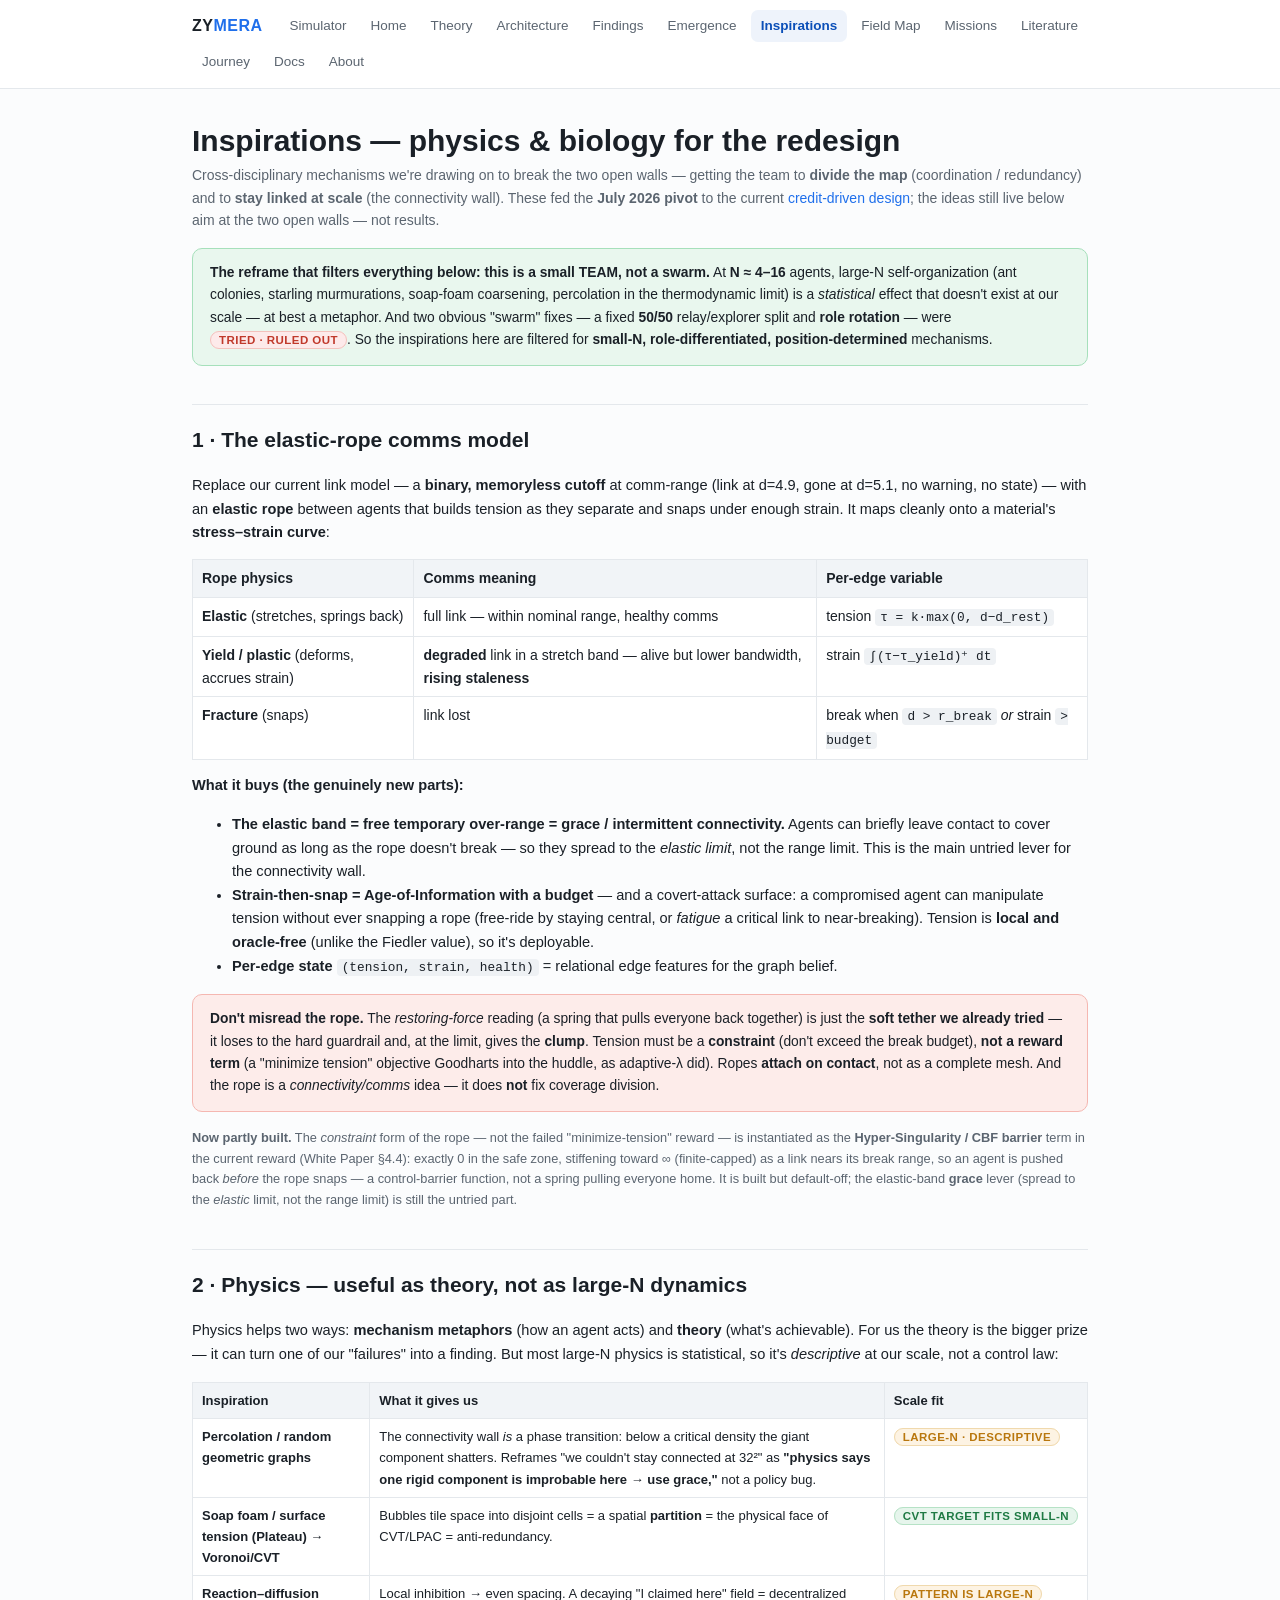
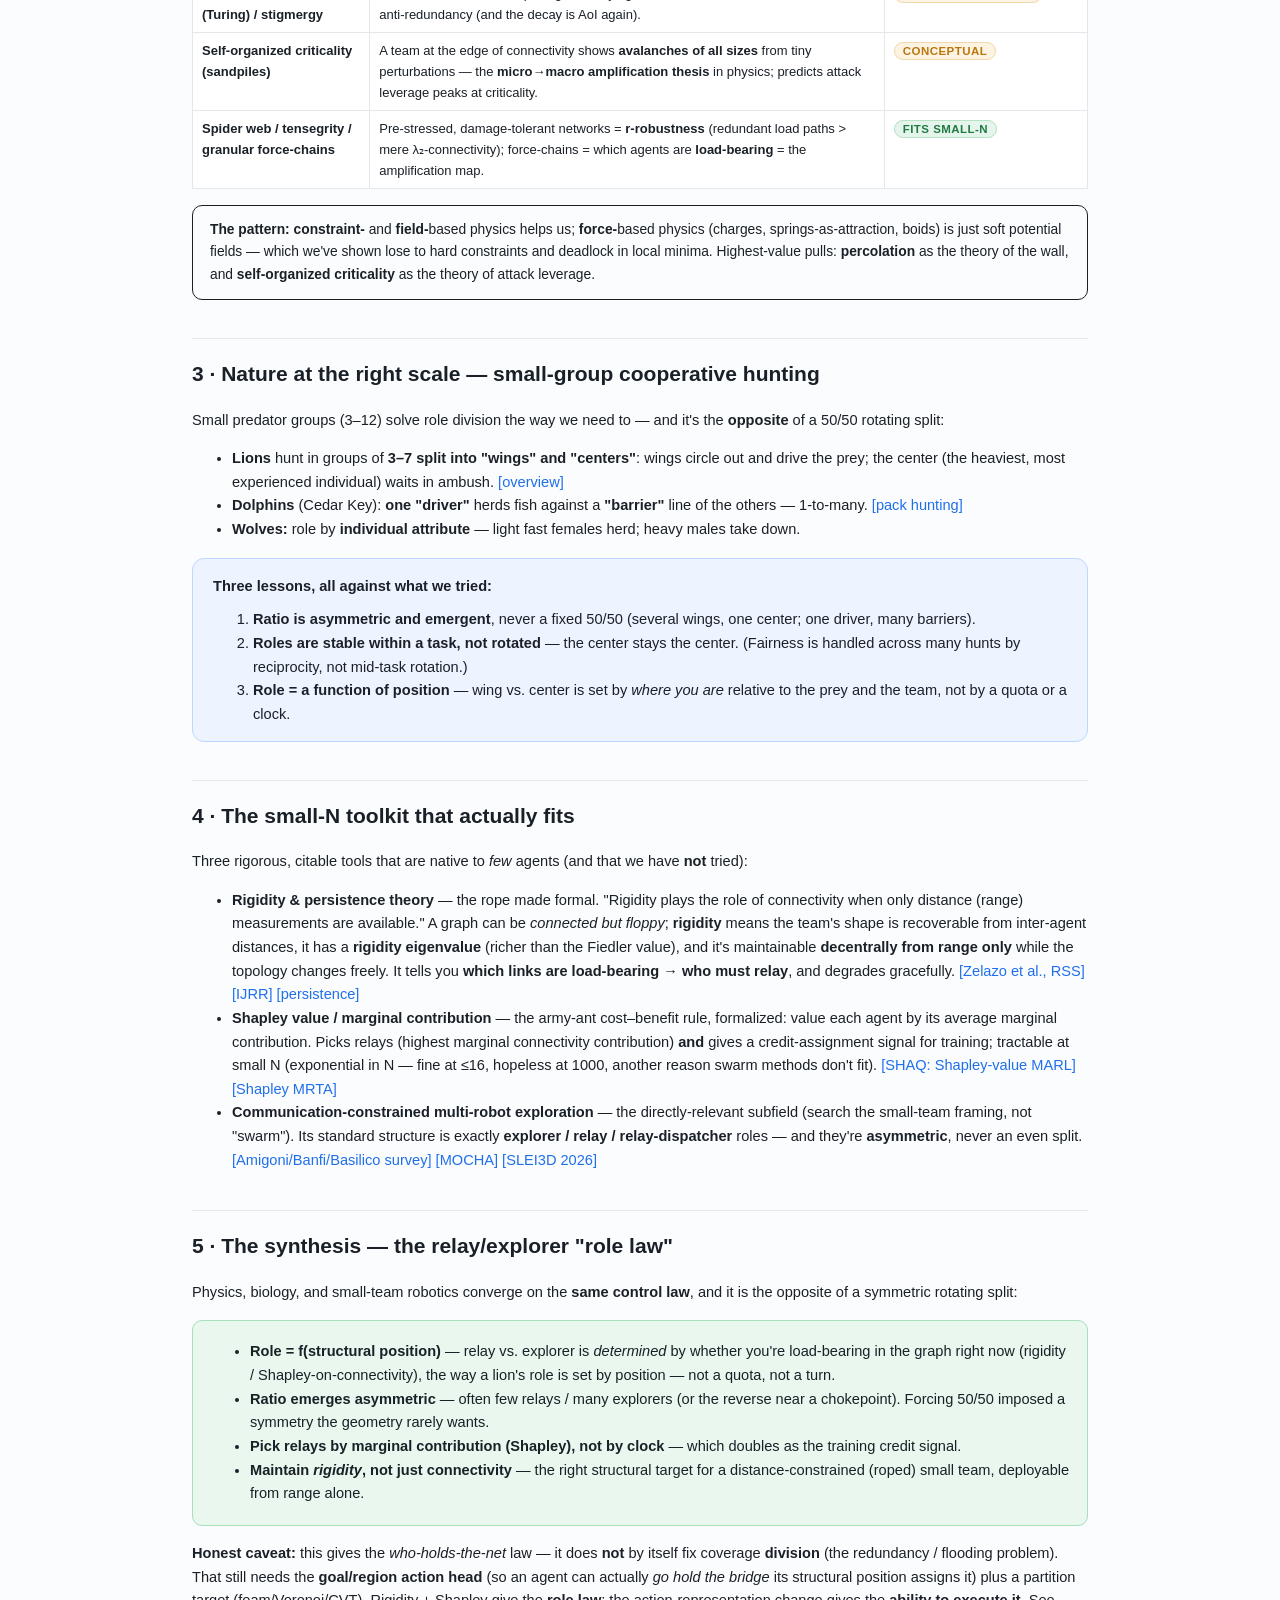
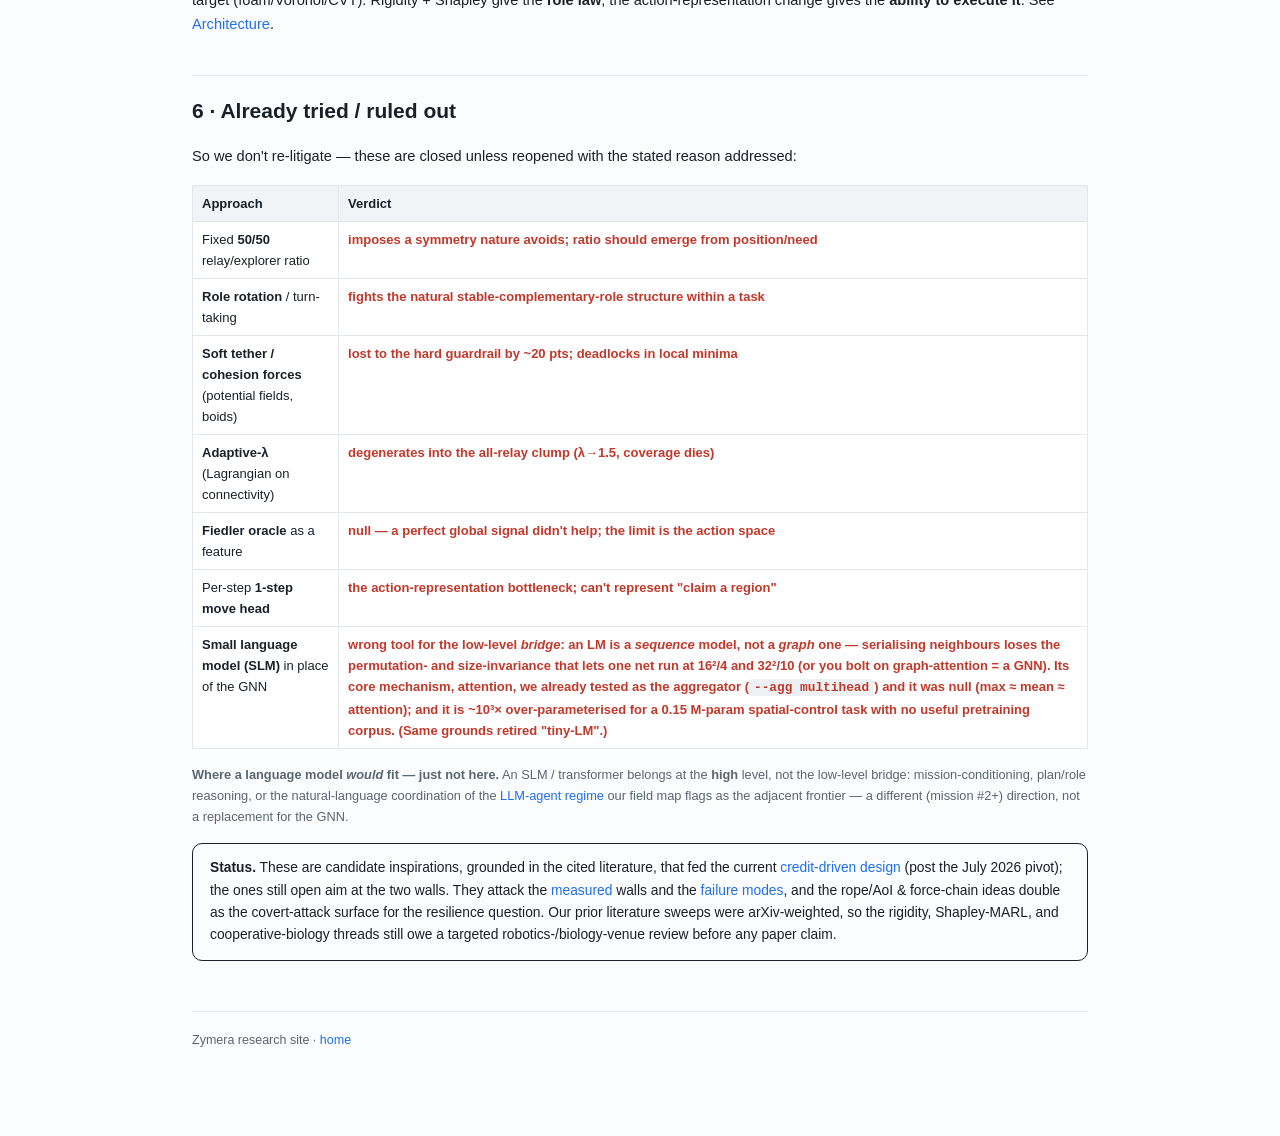
<file: inspirations.html>
<!DOCTYPE html>
<html lang="en">
<head>
<meta charset="utf-8">
<meta name="viewport" content="width=device-width, initial-scale=1">
<title>Zymera — Inspirations</title>
<link rel="stylesheet" href="assets/style.css">
<style>
  .sscurve{border-collapse:collapse;width:100%;margin:14px 0;font-size:14px}
  .tagfit{font-size:11.5px;font-weight:800;letter-spacing:.04em;text-transform:uppercase;padding:2px 8px;border-radius:20px;white-space:nowrap}
  .fit{background:#e6f5ec;color:#1f7a44;border:1px solid #b6e2c6}
  .meta-only{background:#fdf3e3;color:#b9770e;border:1px solid #f0d9ad}
  .tried{background:#fdeaea;color:#c0392b;border:1px solid #f3c2bd}
  .lawbox{background:#eef4ff;border:1px solid #bcd6ff;border-radius:12px;padding:6px 20px;margin:16px 0}
</style>
</head>
<body>
<div class="nav"><div class="nav-inner">
  <a class="brand" href="index.html">ZY<span>MERA</span></a>
  <a class="lnk" href="report/index.html">Simulator</a>
  <a class="lnk" href="index.html">Home</a>
  <a class="lnk" href="theory.html">Theory</a>
  <a class="lnk" href="architecture.html">Architecture</a>
  <a class="lnk" href="findings.html">Findings</a>
  <a class="lnk" href="emergence.html">Emergence</a>
  <a class="lnk active" href="inspirations.html">Inspirations</a>
  <a class="lnk" href="field-map.html">Field Map</a>
  <a class="lnk" href="missions.html">Missions</a>
  <a class="lnk" href="related-work.html">Literature</a>
  <a class="lnk" href="journey.html">Journey</a>
  <a class="lnk" href="documents.html">Docs</a>
  <a class="lnk" href="about.html">About</a>
</div></div>

<div class="wrap">
  <h1>Inspirations — physics &amp; biology for the redesign</h1>
  <p class="sub">Cross-disciplinary mechanisms we're drawing on to break the two open walls — getting the team to <b>divide the map</b> (coordination / redundancy) and to <b>stay linked at scale</b> (the connectivity wall). These fed the <b>July&nbsp;2026 pivot</b> to the current <a href="architecture.html">credit-driven design</a>; the ideas still live below aim at the two open walls — not results.</p>

  <div class="callout key">
    <b>The reframe that filters everything below: this is a small TEAM, not a swarm.</b> At <b>N ≈ 4–16</b> agents, large-N self-organization (ant colonies, starling murmurations, soap-foam coarsening, percolation in the thermodynamic limit) is a <i>statistical</i> effect that doesn't exist at our scale — at best a metaphor. And two obvious "swarm" fixes — a fixed <b>50/50</b> relay/explorer split and <b>role rotation</b> — were <span class="tagfit tried">tried · ruled out</span>. So the inspirations here are filtered for <b>small-N, role-differentiated, position-determined</b> mechanisms.
  </div>

  <!-- ============ ROPE ============ -->
  <h2>1 · The elastic-rope comms model</h2>
  <p>Replace our current link model — a <b>binary, memoryless cutoff</b> at comm-range (link at d=4.9, gone at d=5.1, no warning, no state) — with an <b>elastic rope</b> between agents that builds tension as they separate and snaps under enough strain. It maps cleanly onto a material's <b>stress–strain curve</b>:</p>
  <table class="sscurve">
    <tr><th>Rope physics</th><th>Comms meaning</th><th>Per-edge variable</th></tr>
    <tr><td><b>Elastic</b> (stretches, springs back)</td><td>full link — within nominal range, healthy comms</td><td>tension <code>τ = k·max(0, d−d_rest)</code></td></tr>
    <tr><td><b>Yield / plastic</b> (deforms, accrues strain)</td><td><b>degraded</b> link in a stretch band — alive but lower bandwidth, <b>rising staleness</b></td><td>strain <code>∫(τ−τ_yield)⁺ dt</code></td></tr>
    <tr><td><b>Fracture</b> (snaps)</td><td>link lost</td><td>break when <code>d &gt; r_break</code> <i>or</i> strain <code>&gt; budget</code></td></tr>
  </table>
  <p><b>What it buys (the genuinely new parts):</b></p>
  <ul>
    <li><b>The elastic band = free temporary over-range = grace / intermittent connectivity.</b> Agents can briefly leave contact to cover ground as long as the rope doesn't break — so they spread to the <i>elastic limit</i>, not the range limit. This is the main untried lever for the connectivity wall.</li>
    <li><b>Strain-then-snap = Age-of-Information with a budget</b> — and a covert-attack surface: a compromised agent can manipulate tension without ever snapping a rope (free-ride by staying central, or <i>fatigue</i> a critical link to near-breaking). Tension is <b>local and oracle-free</b> (unlike the Fiedler value), so it's deployable.</li>
    <li><b>Per-edge state</b> <code>(tension, strain, health)</code> = relational edge features for the graph belief.</li>
  </ul>
  <div class="callout danger">
    <b>Don't misread the rope.</b> The <i>restoring-force</i> reading (a spring that pulls everyone back together) is just the <b>soft tether we already tried</b> — it loses to the hard guardrail and, at the limit, gives the <b>clump</b>. Tension must be a <b>constraint</b> (don't exceed the break budget), <b>not a reward term</b> (a "minimize tension" objective Goodharts into the huddle, as adaptive-λ did). Ropes <b>attach on contact</b>, not as a complete mesh. And the rope is a <i>connectivity/comms</i> idea — it does <b>not</b> fix coverage division.
  </div>
  <p class="meta"><b>Now partly built.</b> The <i>constraint</i> form of the rope — not the failed "minimize-tension" reward — is instantiated as the <b>Hyper-Singularity / CBF barrier</b> term in the current reward (White&nbsp;Paper §4.4): exactly 0 in the safe zone, stiffening toward ∞ (finite-capped) as a link nears its break range, so an agent is pushed back <i>before</i> the rope snaps — a control-barrier function, not a spring pulling everyone home. It is built but default-off; the elastic-band <b>grace</b> lever (spread to the <i>elastic</i> limit, not the range limit) is still the untried part.</p>

  <!-- ============ PHYSICS ============ -->
  <h2>2 · Physics — useful as theory, not as large-N dynamics</h2>
  <p>Physics helps two ways: <b>mechanism metaphors</b> (how an agent acts) and <b>theory</b> (what's achievable). For us the theory is the bigger prize — it can turn one of our "failures" into a finding. But most large-N physics is statistical, so it's <i>descriptive</i> at our scale, not a control law:</p>
  <table>
    <tr><th>Inspiration</th><th>What it gives us</th><th>Scale fit</th></tr>
    <tr><td><b>Percolation / random geometric graphs</b></td><td>The connectivity wall <i>is</i> a phase transition: below a critical density the giant component shatters. Reframes "we couldn't stay connected at 32²" as <b>"physics says one rigid component is improbable here → use grace,"</b> not a policy bug.</td><td><span class="tagfit meta-only">large-N · descriptive</span></td></tr>
    <tr><td><b>Soap foam / surface tension (Plateau) → Voronoi/CVT</b></td><td>Bubbles tile space into disjoint cells = a spatial <b>partition</b> = the physical face of CVT/LPAC = anti-redundancy.</td><td><span class="tagfit fit">CVT target fits small-N</span></td></tr>
    <tr><td><b>Reaction–diffusion (Turing) / stigmergy</b></td><td>Local inhibition → even spacing. A decaying "I claimed here" field = decentralized anti-redundancy (and the decay is AoI again).</td><td><span class="tagfit meta-only">pattern is large-N</span></td></tr>
    <tr><td><b>Self-organized criticality (sandpiles)</b></td><td>A team at the edge of connectivity shows <b>avalanches of all sizes</b> from tiny perturbations — the <b>micro→macro amplification thesis</b> in physics; predicts attack leverage peaks at criticality.</td><td><span class="tagfit meta-only">conceptual</span></td></tr>
    <tr><td><b>Spider web / tensegrity / granular force-chains</b></td><td>Pre-stressed, damage-tolerant networks = <b>r-robustness</b> (redundant load paths &gt; mere λ₂-connectivity); force-chains = which agents are <b>load-bearing</b> = the amplification map.</td><td><span class="tagfit fit">fits small-N</span></td></tr>
  </table>
  <div class="callout">
    <b>The pattern:</b> <b>constraint-</b> and <b>field-</b>based physics helps us; <b>force-</b>based physics (charges, springs-as-attraction, boids) is just soft potential fields — which we've shown lose to hard constraints and deadlock in local minima. Highest-value pulls: <b>percolation</b> as the theory of the wall, and <b>self-organized criticality</b> as the theory of attack leverage.
  </div>

  <!-- ============ NATURE ============ -->
  <h2>3 · Nature at the right scale — small-group cooperative hunting</h2>
  <p>Small predator groups (3–12) solve role division the way we need to — and it's the <b>opposite</b> of a 50/50 rotating split:</p>
  <ul>
    <li><b>Lions</b> hunt in groups of <b>3–7 split into "wings" and "centers"</b>: wings circle out and drive the prey; the center (the heaviest, most experienced individual) waits in ambush. <a href="https://biomemedia.org/the-importance-of-group-hunting-how-do-animals-like-lions-wolves-and-dolphins-use-teamwork-to-increase-their-hunting-success/">[overview]</a></li>
    <li><b>Dolphins</b> (Cedar Key): <b>one "driver"</b> herds fish against a <b>"barrier"</b> line of the others — 1-to-many. <a href="https://en.wikipedia.org/wiki/Pack_hunter">[pack hunting]</a></li>
    <li><b>Wolves:</b> role by <b>individual attribute</b> — light fast females herd; heavy males take down.</li>
  </ul>
  <div class="lawbox">
  <p style="margin:10px 0"><b>Three lessons, all against what we tried:</b></p>
  <ol style="margin:0 0 8px">
    <li><b>Ratio is asymmetric and emergent</b>, never a fixed 50/50 (several wings, one center; one driver, many barriers).</li>
    <li><b>Roles are stable within a task, not rotated</b> — the center stays the center. (Fairness is handled across many hunts by reciprocity, not mid-task rotation.)</li>
    <li><b>Role = a function of position</b> — wing vs. center is set by <i>where you are</i> relative to the prey and the team, not by a quota or a clock.</li>
  </ol>
  </div>

  <!-- ============ SMALL-N TOOLKIT ============ -->
  <h2>4 · The small-N toolkit that actually fits</h2>
  <p>Three rigorous, citable tools that are native to <i>few</i> agents (and that we have <b>not</b> tried):</p>
  <ul>
    <li><b>Rigidity &amp; persistence theory</b> — the rope made formal. "Rigidity plays the role of connectivity when only distance (range) measurements are available." A graph can be <i>connected but floppy</i>; <b>rigidity</b> means the team's shape is recoverable from inter-agent distances, it has a <b>rigidity eigenvalue</b> (richer than the Fiedler value), and it's maintainable <b>decentrally from range only</b> while the topology changes freely. It tells you <b>which links are load-bearing → who must relay</b>, and degrades gracefully. <a href="https://www.roboticsproceedings.org/rss08/p60.pdf">[Zelazo et al., RSS]</a> <a href="https://journals.sagepub.com/doi/10.1177/0278364914546173">[IJRR]</a> <a href="https://arxiv.org/pdf/0710.2659">[persistence]</a></li>
    <li><b>Shapley value / marginal contribution</b> — the army-ant cost–benefit rule, formalized: value each agent by its average marginal contribution. Picks relays (highest marginal connectivity contribution) <b>and</b> gives a credit-assignment signal for training; tractable at small N (exponential in N — fine at ≤16, hopeless at 1000, another reason swarm methods don't fit). <a href="https://arxiv.org/pdf/2105.15013">[SHAQ: Shapley-value MARL]</a> <a href="https://www.researchgate.net/publication/365692608_Multi-robot_task_allocation_clustering_based_on_game_theory">[Shapley MRTA]</a></li>
    <li><b>Communication-constrained multi-robot exploration</b> — the directly-relevant subfield (search the small-team framing, not "swarm"). Its standard structure is exactly <b>explorer / relay / relay-dispatcher</b> roles — and they're <b>asymmetric</b>, never an even split. <a href="https://re.public.polimi.it/retrieve/handle/11311/1046659/265235/ismultirobot.pdf">[Amigoni/Banfi/Basilico survey]</a> <a href="https://arxiv.org/html/2309.15975v1">[MOCHA]</a> <a href="https://arxiv.org/pdf/2601.00163">[SLEI3D 2026]</a></li>
  </ul>

  <!-- ============ SYNTHESIS ============ -->
  <h2>5 · The synthesis — the relay/explorer "role law"</h2>
  <p>Physics, biology, and small-team robotics converge on the <b>same control law</b>, and it is the opposite of a symmetric rotating split:</p>
  <div class="callout key">
    <ul style="margin:6px 0">
      <li><b>Role = f(structural position)</b> — relay vs. explorer is <i>determined</i> by whether you're load-bearing in the graph right now (rigidity / Shapley-on-connectivity), the way a lion's role is set by position — not a quota, not a turn.</li>
      <li><b>Ratio emerges asymmetric</b> — often few relays / many explorers (or the reverse near a chokepoint). Forcing 50/50 imposed a symmetry the geometry rarely wants.</li>
      <li><b>Pick relays by marginal contribution (Shapley), not by clock</b> — which doubles as the training credit signal.</li>
      <li><b>Maintain <i>rigidity</i>, not just connectivity</b> — the right structural target for a distance-constrained (roped) small team, deployable from range alone.</li>
    </ul>
  </div>
  <p><b>Honest caveat:</b> this gives the <i>who-holds-the-net</i> law — it does <b>not</b> by itself fix coverage <b>division</b> (the redundancy / flooding problem). That still needs the <b>goal/region action head</b> (so an agent can actually <i>go hold the bridge</i> its structural position assigns it) plus a partition target (foam/Voronoi/CVT). Rigidity + Shapley give the <b>role law</b>; the action-representation change gives the <b>ability to execute it</b>. See <a href="architecture.html">Architecture</a>.</p>

  <!-- ============ RULED OUT ============ -->
  <h2>6 · Already tried / ruled out</h2>
  <p>So we don't re-litigate — these are closed unless reopened with the stated reason addressed:</p>
  <table>
    <tr><th>Approach</th><th>Verdict</th></tr>
    <tr><td>Fixed <b>50/50</b> relay/explorer ratio</td><td class="lose">imposes a symmetry nature avoids; ratio should emerge from position/need</td></tr>
    <tr><td><b>Role rotation</b> / turn-taking</td><td class="lose">fights the natural stable-complementary-role structure within a task</td></tr>
    <tr><td><b>Soft tether / cohesion forces</b> (potential fields, boids)</td><td class="lose">lost to the hard guardrail by ~20 pts; deadlocks in local minima</td></tr>
    <tr><td><b>Adaptive-λ</b> (Lagrangian on connectivity)</td><td class="lose">degenerates into the all-relay clump (λ→1.5, coverage dies)</td></tr>
    <tr><td><b>Fiedler oracle</b> as a feature</td><td class="lose">null — a perfect global signal didn't help; the limit is the action space</td></tr>
    <tr><td>Per-step <b>1-step move head</b></td><td class="lose">the action-representation bottleneck; can't represent "claim a region"</td></tr>
    <tr><td><b>Small language model (SLM)</b> in place of the GNN</td><td class="lose">wrong tool for the low-level <i>bridge</i>: an LM is a <i>sequence</i> model, not a <i>graph</i> one — serialising neighbours loses the permutation- and size-invariance that lets one net run at 16²/4 and 32²/10 (or you bolt on graph-attention = a GNN). Its core mechanism, attention, we already tested as the aggregator (<code>--agg multihead</code>) and it was <b>null</b> (max ≈ mean ≈ attention); and it is ~10³× over-parameterised for a 0.15 M-param spatial-control task with no useful pretraining corpus. (Same grounds retired "tiny-LM".)</td></tr>
  </table>
  <p class="meta"><b>Where a language model <i>would</i> fit — just not here.</b> An SLM / transformer belongs at the <b>high</b> level, not the low-level bridge: mission-conditioning, plan/role reasoning, or the natural-language coordination of the <a href="field-map.html">LLM-agent regime</a> our field map flags as the adjacent frontier — a different (mission&nbsp;#2+) direction, not a replacement for the GNN.</p>

  <div class="callout">
    <b>Status.</b> These are candidate inspirations, grounded in the cited literature, that fed the current <a href="architecture.html">credit-driven design</a> (post the July&nbsp;2026 pivot); the ones still open aim at the two walls. They attack the <a href="findings.html">measured</a> walls and the <a href="emergence.html">failure modes</a>, and the rope/AoI &amp; force-chain ideas double as the covert-attack surface for the resilience question. Our prior literature sweeps were arXiv-weighted, so the rigidity, Shapley-MARL, and cooperative-biology threads still owe a targeted robotics-/biology-venue review before any paper claim.
  </div>

  <div class="footer">Zymera research site · <a href="index.html">home</a></div>
</div>
</body>
</html>
</file>
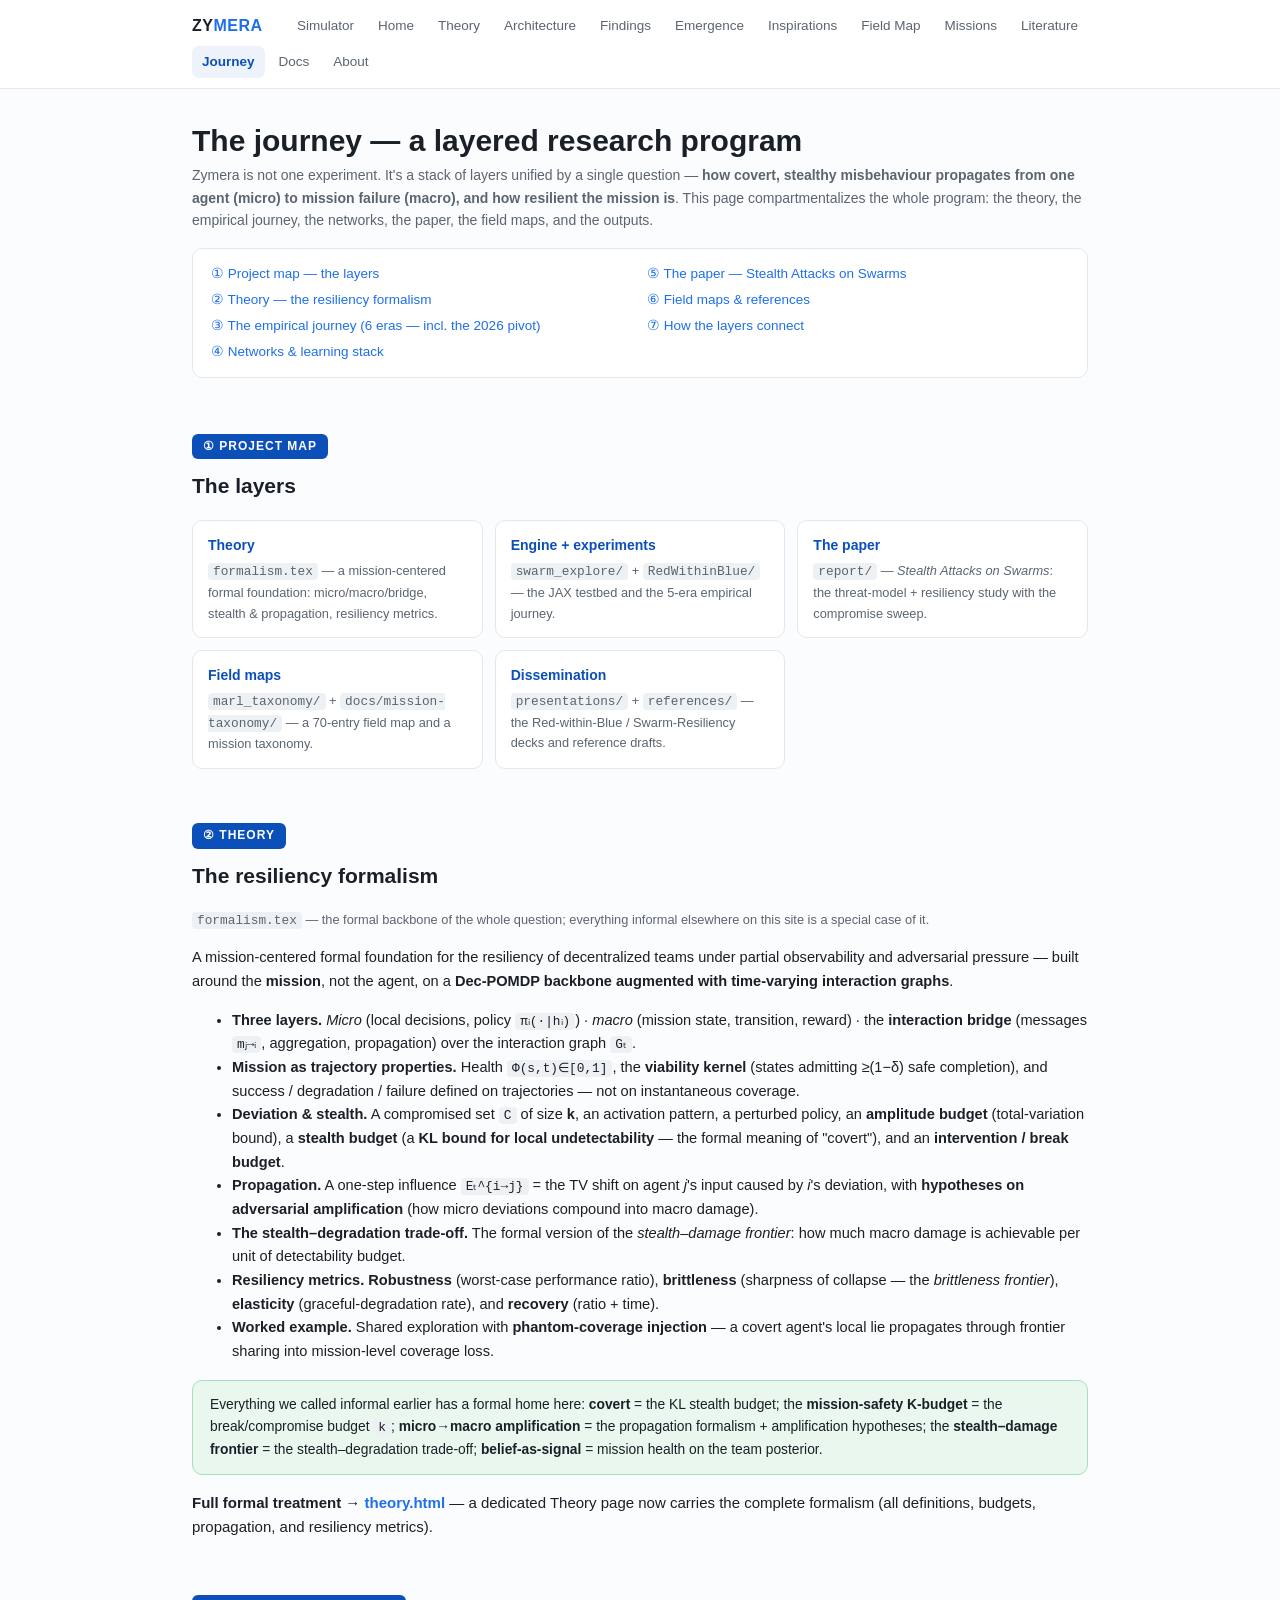
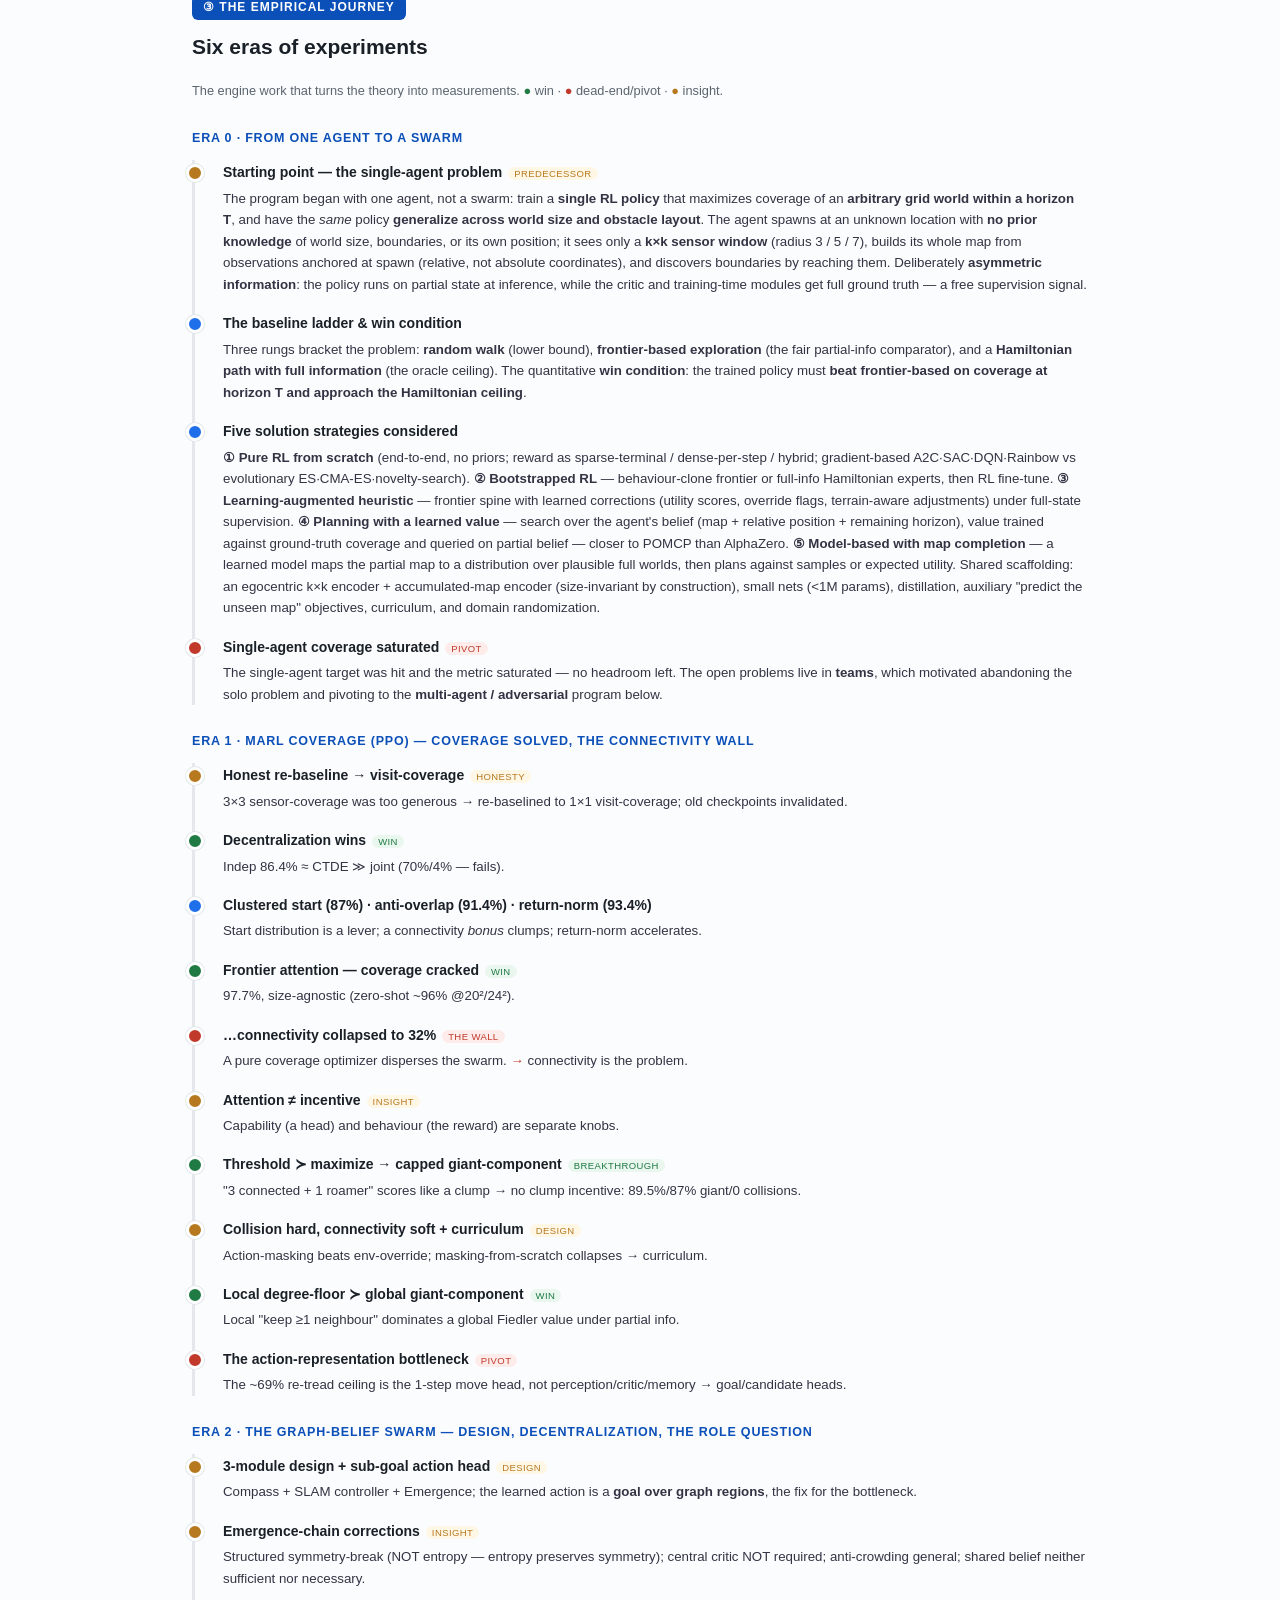
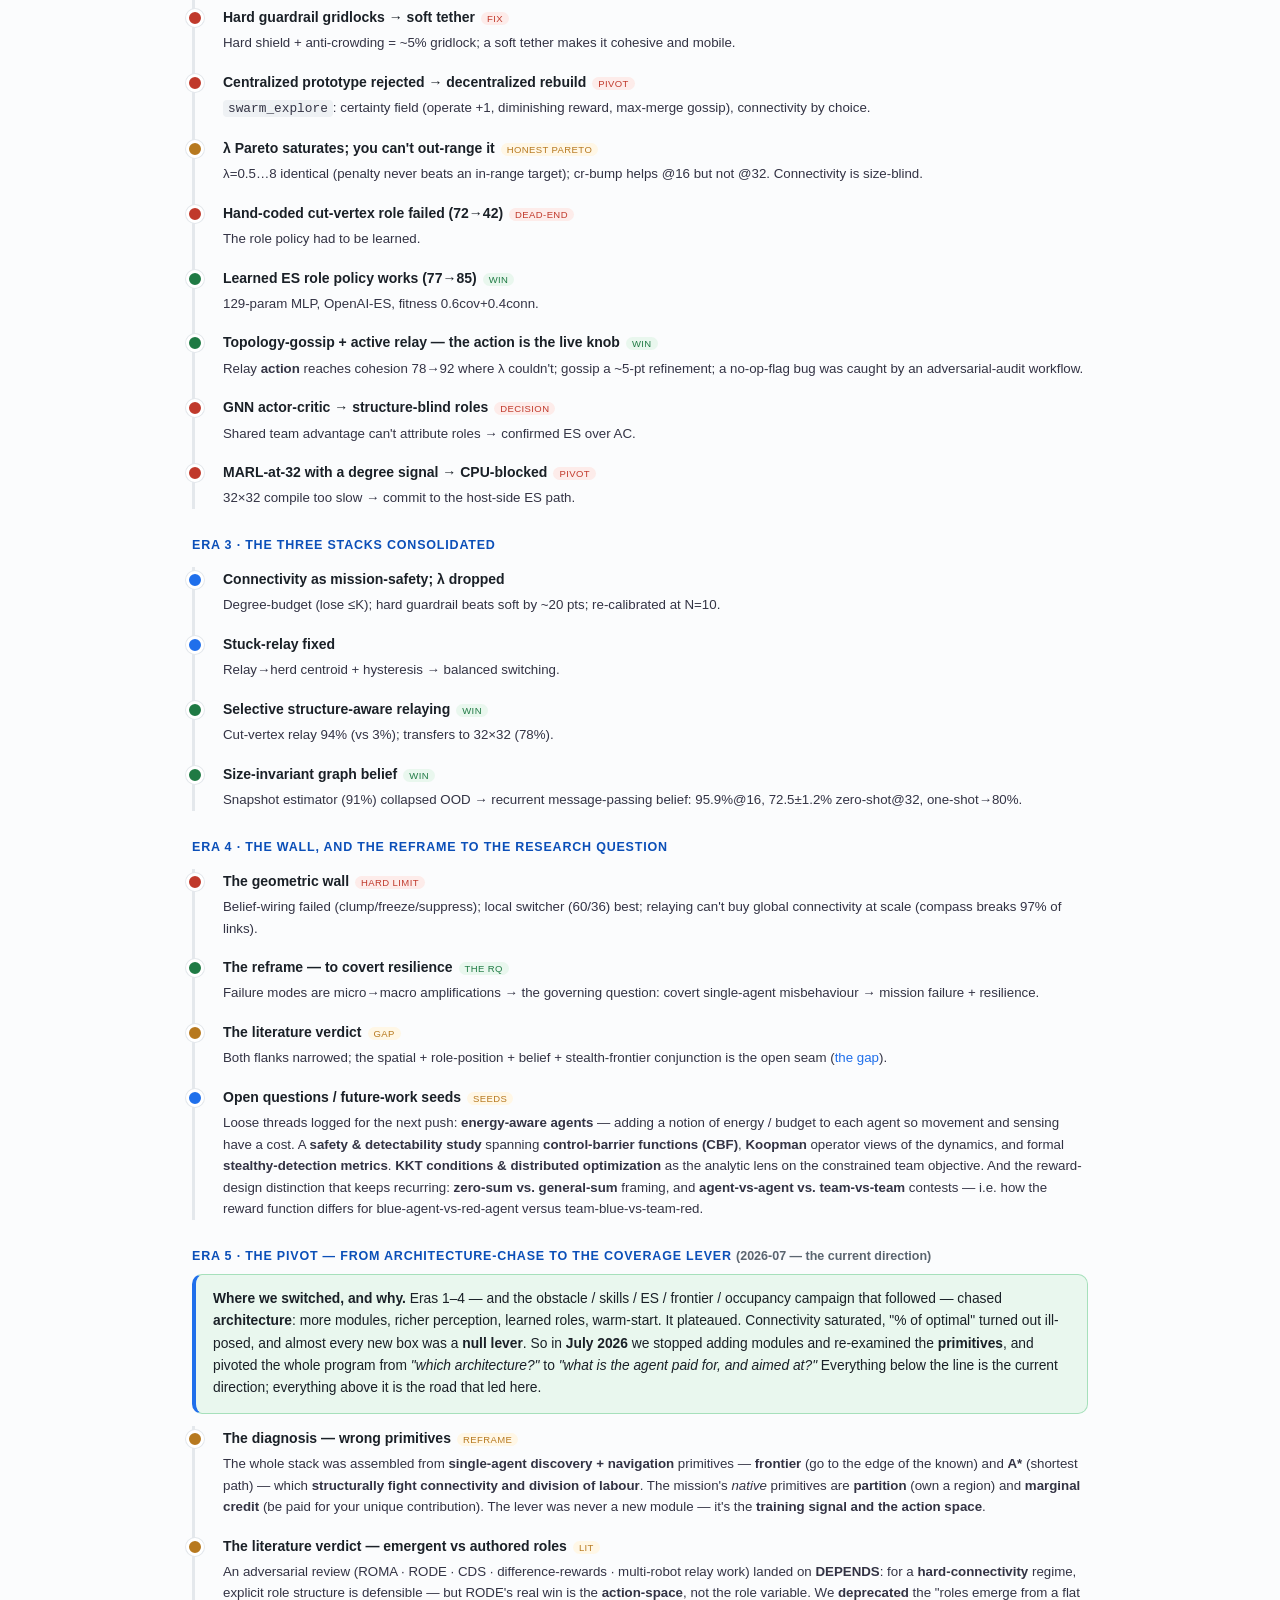
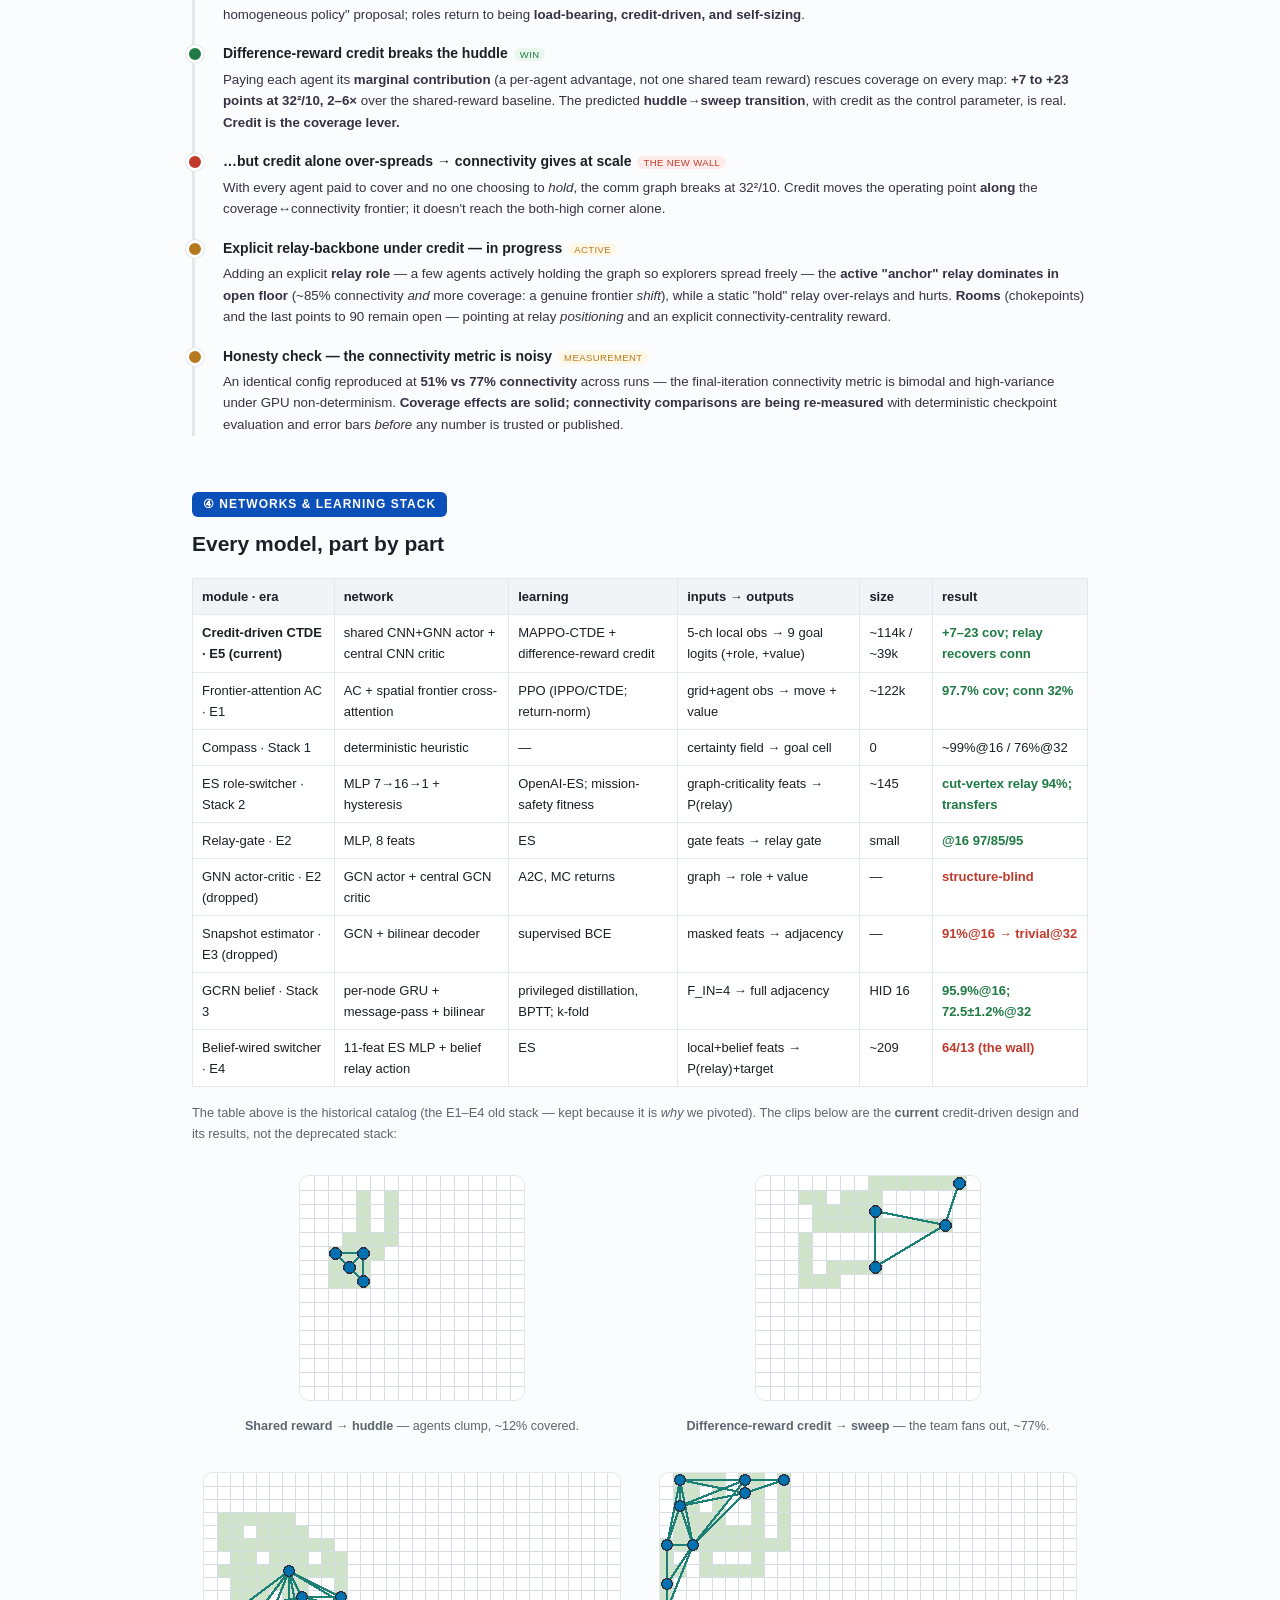
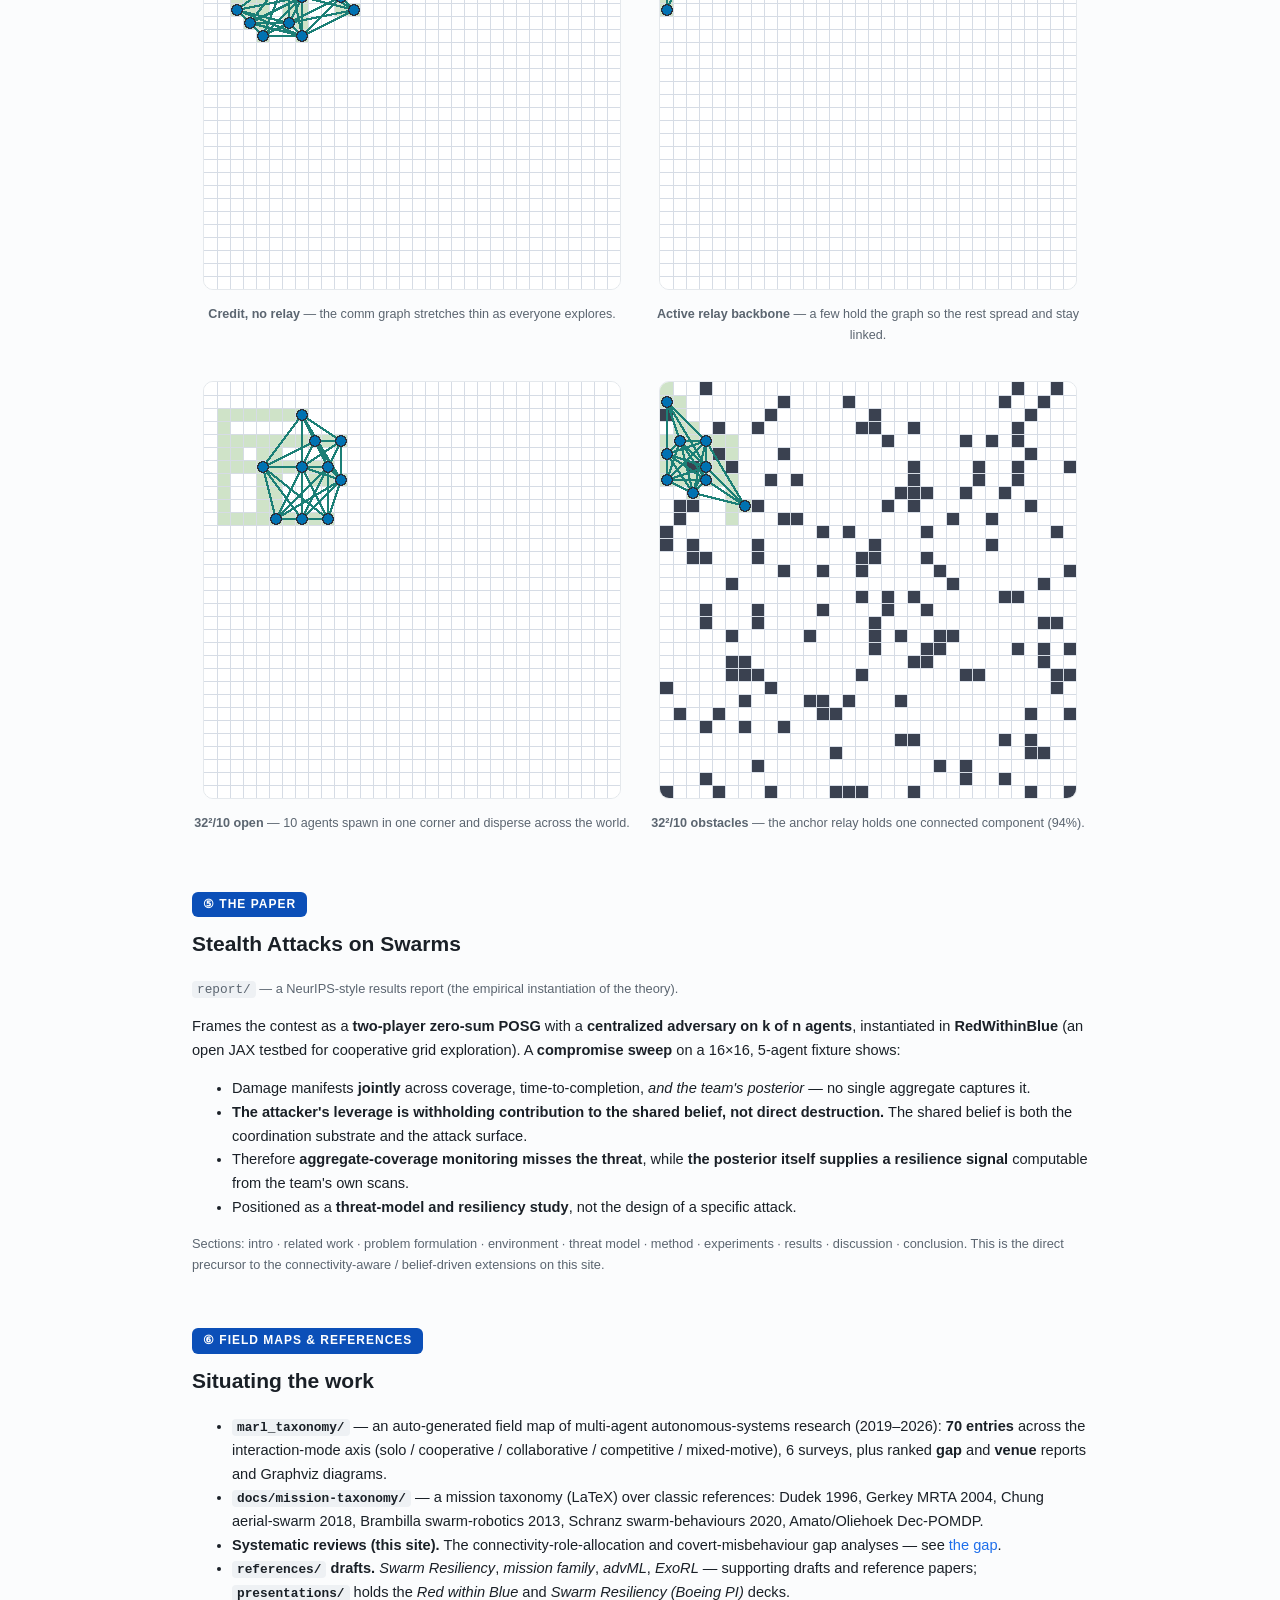
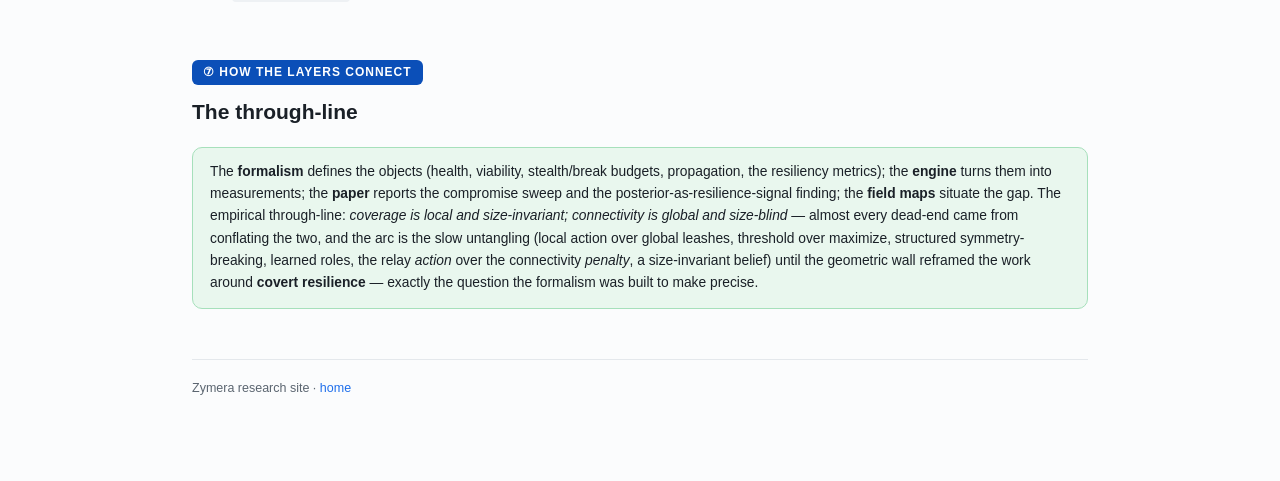
<file: journey.html>
<!DOCTYPE html>
<html lang="en">
<head>
<meta charset="utf-8">
<meta name="viewport" content="width=device-width, initial-scale=1">
<title>Zymera — The Journey</title>
<link rel="stylesheet" href="assets/style.css">
<style>
  .toc2{background:#fff;border:1px solid var(--line);border-radius:10px;padding:12px 18px;font-size:13.5px;margin:16px 0;columns:2}
  .toc2 a{display:block;padding:2px 0;color:var(--accent)}
  .comp{font-size:12px;text-transform:uppercase;letter-spacing:1px;color:#fff;background:var(--accent-d);
    display:inline-block;padding:3px 11px;border-radius:6px;font-weight:800;margin:40px 0 4px}
  .layer{display:grid;grid-template-columns:repeat(auto-fill,minmax(250px,1fr));gap:12px;margin:14px 0}
  .layer div{background:#fff;border:1px solid var(--line);border-radius:10px;padding:13px 15px}
  .layer h4{margin:0 0 4px;color:var(--accent-d);font-size:14px}
  .layer p{margin:0;font-size:12.8px;color:var(--mut)}
  .era{font-size:12.5px;text-transform:uppercase;letter-spacing:.8px;color:var(--accent-d);font-weight:800;margin:26px 0 2px}
  .tl{position:relative;margin:12px 0 0;padding-left:28px;border-left:3px solid var(--line)}
  .tl-item{position:relative;margin-bottom:16px}
  .tl-item::before{content:'';position:absolute;left:-37px;top:4px;width:12px;height:12px;border-radius:50%;background:var(--accent);border:3px solid #fff;box-shadow:0 0 0 1px var(--line)}
  .tl-item.dead::before{background:var(--bad)} .tl-item.winc::before{background:var(--good)} .tl-item.insight::before{background:var(--warn)}
  .mname{font-weight:800;font-size:14px} .tl-item p{margin:3px 0 0;font-size:13.3px;color:#334}
  .mv{color:var(--bad);font-weight:700} .kp{color:var(--good);font-weight:700}
  .badge{font-size:9.5px;text-transform:uppercase;letter-spacing:.4px;padding:1px 6px;border-radius:8px;margin-left:6px}
  .b-win{background:#e9f7ee;color:var(--good)} .b-dead{background:#fdecea;color:var(--bad)} .b-ins{background:#fff7e6;color:var(--warn)}
</style>
</head>
<body>
<div class="nav"><div class="nav-inner">
  <a class="brand" href="index.html">ZY<span>MERA</span></a>
  <a class="lnk" href="report/index.html">Simulator</a>
  <a class="lnk" href="index.html">Home</a>
  <a class="lnk" href="theory.html">Theory</a>
  <a class="lnk" href="architecture.html">Architecture</a>
  <a class="lnk" href="findings.html">Findings</a>
  <a class="lnk" href="emergence.html">Emergence</a>
  <a class="lnk" href="inspirations.html">Inspirations</a>
  <a class="lnk" href="field-map.html">Field Map</a>
  <a class="lnk" href="missions.html">Missions</a>
  <a class="lnk" href="related-work.html">Literature</a>
  <a class="lnk active" href="journey.html">Journey</a>
  <a class="lnk" href="documents.html">Docs</a>
  <a class="lnk" href="about.html">About</a>
</div></div>

<div class="wrap">
  <h1>The journey — a layered research program</h1>
  <p class="sub">Zymera is not one experiment. It's a stack of layers unified by a single question — <b>how covert, stealthy misbehaviour propagates from one agent (micro) to mission failure (macro), and how resilient the mission is</b>. This page compartmentalizes the whole program: the theory, the empirical journey, the networks, the paper, the field maps, and the outputs.</p>

  <div class="toc2">
    <a href="#map">① Project map — the layers</a>
    <a href="#theory">② Theory — the resiliency formalism</a>
    <a href="#empirical">③ The empirical journey (6 eras — incl. the 2026 pivot)</a>
    <a href="#nets">④ Networks &amp; learning stack</a>
    <a href="#paper">⑤ The paper — Stealth Attacks on Swarms</a>
    <a href="#maps">⑥ Field maps &amp; references</a>
    <a href="#connect">⑦ How the layers connect</a>
  </div>

  <!-- ================= 1 PROJECT MAP ================= -->
  <span class="comp" id="map">① Project map</span>
  <h2 style="margin-top:6px;border:0;padding:0">The layers</h2>
  <div class="layer">
    <div><h4>Theory</h4><p><code>formalism.tex</code> — a mission-centered formal foundation: micro/macro/bridge, stealth &amp; propagation, resiliency metrics.</p></div>
    <div><h4>Engine + experiments</h4><p><code>swarm_explore/</code> + <code>RedWithinBlue/</code> — the JAX testbed and the 5-era empirical journey.</p></div>
    <div><h4>The paper</h4><p><code>report/</code> — <i>Stealth Attacks on Swarms</i>: the threat-model + resiliency study with the compromise sweep.</p></div>
    <div><h4>Field maps</h4><p><code>marl_taxonomy/</code> + <code>docs/mission-taxonomy/</code> — a 70-entry field map and a mission taxonomy.</p></div>
    <div><h4>Dissemination</h4><p><code>presentations/</code> + <code>references/</code> — the Red-within-Blue / Swarm-Resiliency decks and reference drafts.</p></div>
  </div>

  <!-- ================= 2 THEORY ================= -->
  <span class="comp" id="theory">② Theory</span>
  <h2 style="margin-top:6px;border:0;padding:0">The resiliency formalism</h2>
  <p class="meta"><code>formalism.tex</code> — the formal backbone of the whole question; everything informal elsewhere on this site is a special case of it.</p>
  <p>A mission-centered formal foundation for the resiliency of decentralized teams under partial observability and adversarial pressure — built around the <b>mission</b>, not the agent, on a <b>Dec-POMDP backbone augmented with time-varying interaction graphs</b>.</p>
  <ul>
    <li><b>Three layers.</b> <i>Micro</i> (local decisions, policy <code>πᵢ(·|hᵢ)</code>) · <i>macro</i> (mission state, transition, reward) · the <b>interaction bridge</b> (messages <code>mⱼ→ᵢ</code>, aggregation, propagation) over the interaction graph <code>Gₜ</code>.</li>
    <li><b>Mission as trajectory properties.</b> Health <code>Φ(s,t)∈[0,1]</code>, the <b>viability kernel</b> (states admitting ≥(1−δ) safe completion), and success / degradation / failure defined on trajectories — not on instantaneous coverage.</li>
    <li><b>Deviation &amp; stealth.</b> A compromised set <code>C</code> of size <b>k</b>, an activation pattern, a perturbed policy, an <b>amplitude budget</b> (total-variation bound), a <b>stealth budget</b> (a <b>KL bound for local undetectability</b> — the formal meaning of "covert"), and an <b>intervention / break budget</b>.</li>
    <li><b>Propagation.</b> A one-step influence <code>Eₜ^{i→j}</code> = the TV shift on agent <i>j</i>'s input caused by <i>i</i>'s deviation, with <b>hypotheses on adversarial amplification</b> (how micro deviations compound into macro damage).</li>
    <li><b>The stealth–degradation trade-off.</b> The formal version of the <i>stealth–damage frontier</i>: how much macro damage is achievable per unit of detectability budget.</li>
    <li><b>Resiliency metrics.</b> <b>Robustness</b> (worst-case performance ratio), <b>brittleness</b> (sharpness of collapse — the <i>brittleness frontier</i>), <b>elasticity</b> (graceful-degradation rate), and <b>recovery</b> (ratio + time).</li>
    <li><b>Worked example.</b> Shared exploration with <b>phantom-coverage injection</b> — a covert agent's local lie propagates through frontier sharing into mission-level coverage loss.</li>
  </ul>
  <div class="callout key">Everything we called informal earlier has a formal home here: <b>covert</b> = the KL stealth budget; the <b>mission-safety K-budget</b> = the break/compromise budget <code>k</code>; <b>micro→macro amplification</b> = the propagation formalism + amplification hypotheses; the <b>stealth–damage frontier</b> = the stealth–degradation trade-off; <b>belief-as-signal</b> = mission health on the team posterior.</div>
  <p style="margin-top:14px;font-size:15px"><b>Full formal treatment → <a href="theory.html">theory.html</a></b> — a dedicated Theory page now carries the complete formalism (all definitions, budgets, propagation, and resiliency metrics).</p>

  <!-- ================= 3 EMPIRICAL JOURNEY ================= -->
  <span class="comp" id="empirical">③ The empirical journey</span>
  <h2 style="margin-top:6px;border:0;padding:0">Six eras of experiments</h2>
  <p class="meta">The engine work that turns the theory into measurements. <span style="color:var(--good)">●</span> win · <span style="color:var(--bad)">●</span> dead-end/pivot · <span style="color:var(--warn)">●</span> insight.</p>

  <div class="era">Era 0 · from one agent to a swarm</div>
  <div class="tl">
    <div class="tl-item insight"><span class="mname">Starting point — the single-agent problem</span><span class="badge b-ins">predecessor</span><p>The program began with one agent, not a swarm: train a <b>single RL policy</b> that maximizes coverage of an <b>arbitrary grid world within a horizon T</b>, and have the <i>same</i> policy <b>generalize across world size and obstacle layout</b>. The agent spawns at an unknown location with <b>no prior knowledge</b> of world size, boundaries, or its own position; it sees only a <b>k×k sensor window</b> (radius 3 / 5 / 7), builds its whole map from observations anchored at spawn (relative, not absolute coordinates), and discovers boundaries by reaching them. Deliberately <b>asymmetric information</b>: the policy runs on partial state at inference, while the critic and training-time modules get full ground truth — a free supervision signal.</p></div>
    <div class="tl-item"><span class="mname">The baseline ladder &amp; win condition</span><p>Three rungs bracket the problem: <b>random walk</b> (lower bound), <b>frontier-based exploration</b> (the fair partial-info comparator), and a <b>Hamiltonian path with full information</b> (the oracle ceiling). The quantitative <b>win condition</b>: the trained policy must <b>beat frontier-based on coverage at horizon T and approach the Hamiltonian ceiling</b>.</p></div>
    <div class="tl-item"><span class="mname">Five solution strategies considered</span><p><b>① Pure RL from scratch</b> (end-to-end, no priors; reward as sparse-terminal / dense-per-step / hybrid; gradient-based A2C·SAC·DQN·Rainbow vs evolutionary ES·CMA-ES·novelty-search). <b>② Bootstrapped RL</b> — behaviour-clone frontier or full-info Hamiltonian experts, then RL fine-tune. <b>③ Learning-augmented heuristic</b> — frontier spine with learned corrections (utility scores, override flags, terrain-aware adjustments) under full-state supervision. <b>④ Planning with a learned value</b> — search over the agent's belief (map + relative position + remaining horizon), value trained against ground-truth coverage and queried on partial belief — closer to POMCP than AlphaZero. <b>⑤ Model-based with map completion</b> — a learned model maps the partial map to a distribution over plausible full worlds, then plans against samples or expected utility. Shared scaffolding: an egocentric k×k encoder + accumulated-map encoder (size-invariant by construction), small nets (&lt;1M params), distillation, auxiliary "predict the unseen map" objectives, curriculum, and domain randomization.</p></div>
    <div class="tl-item dead"><span class="mname">Single-agent coverage saturated</span><span class="badge b-dead">pivot</span><p>The single-agent target was hit and the metric saturated — no headroom left. The open problems live in <b>teams</b>, which motivated abandoning the solo problem and pivoting to the <b>multi-agent / adversarial</b> program below.</p></div>
  </div>

  <div class="era">Era 1 · MARL coverage (PPO) — coverage solved, the connectivity wall</div>
  <div class="tl">
    <div class="tl-item insight"><span class="mname">Honest re-baseline → visit-coverage</span><span class="badge b-ins">honesty</span><p>3×3 sensor-coverage was too generous → re-baselined to 1×1 visit-coverage; old checkpoints invalidated.</p></div>
    <div class="tl-item winc"><span class="mname">Decentralization wins</span><span class="badge b-win">win</span><p>Indep 86.4% ≈ CTDE ≫ joint (70%/4% — fails).</p></div>
    <div class="tl-item"><span class="mname">Clustered start (87%) · anti-overlap (91.4%) · return-norm (93.4%)</span><p>Start distribution is a lever; a connectivity <i>bonus</i> clumps; return-norm accelerates.</p></div>
    <div class="tl-item winc"><span class="mname">Frontier attention — coverage cracked</span><span class="badge b-win">win</span><p>97.7%, size-agnostic (zero-shot ~96% @20²/24²).</p></div>
    <div class="tl-item dead"><span class="mname">…connectivity collapsed to 32%</span><span class="badge b-dead">the wall</span><p>A pure coverage optimizer disperses the swarm. <span class="mv">→</span> connectivity is the problem.</p></div>
    <div class="tl-item insight"><span class="mname">Attention ≠ incentive</span><span class="badge b-ins">insight</span><p>Capability (a head) and behaviour (the reward) are separate knobs.</p></div>
    <div class="tl-item winc"><span class="mname">Threshold ≻ maximize → capped giant-component</span><span class="badge b-win">breakthrough</span><p>"3 connected + 1 roamer" scores like a clump → no clump incentive: 89.5%/87% giant/0 collisions.</p></div>
    <div class="tl-item insight"><span class="mname">Collision hard, connectivity soft + curriculum</span><span class="badge b-ins">design</span><p>Action-masking beats env-override; masking-from-scratch collapses → curriculum.</p></div>
    <div class="tl-item winc"><span class="mname">Local degree-floor ≻ global giant-component</span><span class="badge b-win">win</span><p>Local "keep ≥1 neighbour" dominates a global Fiedler value under partial info.</p></div>
    <div class="tl-item dead"><span class="mname">The action-representation bottleneck</span><span class="badge b-dead">pivot</span><p>The ~69% re-tread ceiling is the 1-step move head, not perception/critic/memory → goal/candidate heads.</p></div>
  </div>

  <div class="era">Era 2 · the graph-belief swarm — design, decentralization, the role question</div>
  <div class="tl">
    <div class="tl-item insight"><span class="mname">3-module design + sub-goal action head</span><span class="badge b-ins">design</span><p>Compass + SLAM controller + Emergence; the learned action is a <b>goal over graph regions</b>, the fix for the bottleneck.</p></div>
    <div class="tl-item insight"><span class="mname">Emergence-chain corrections</span><span class="badge b-ins">insight</span><p>Structured symmetry-break (NOT entropy — entropy preserves symmetry); central critic NOT required; anti-crowding general; shared belief neither sufficient nor necessary.</p></div>
    <div class="tl-item dead"><span class="mname">Hard guardrail gridlocks → soft tether</span><span class="badge b-dead">fix</span><p>Hard shield + anti-crowding = ~5% gridlock; a soft tether makes it cohesive and mobile.</p></div>
    <div class="tl-item dead"><span class="mname">Centralized prototype rejected → decentralized rebuild</span><span class="badge b-dead">pivot</span><p><code>swarm_explore</code>: certainty field (operate +1, diminishing reward, max-merge gossip), connectivity by choice.</p></div>
    <div class="tl-item insight"><span class="mname">λ Pareto saturates; you can't out-range it</span><span class="badge b-ins">honest Pareto</span><p>λ=0.5…8 identical (penalty never beats an in-range target); cr-bump helps @16 but not @32. Connectivity is size-blind.</p></div>
    <div class="tl-item dead"><span class="mname">Hand-coded cut-vertex role failed (72→42)</span><span class="badge b-dead">dead-end</span><p>The role policy had to be learned.</p></div>
    <div class="tl-item winc"><span class="mname">Learned ES role policy works (77→85)</span><span class="badge b-win">win</span><p>129-param MLP, OpenAI-ES, fitness 0.6cov+0.4conn.</p></div>
    <div class="tl-item winc"><span class="mname">Topology-gossip + active relay — the action is the live knob</span><span class="badge b-win">win</span><p>Relay <b>action</b> reaches cohesion 78→92 where λ couldn't; gossip a ~5-pt refinement; a no-op-flag bug was caught by an adversarial-audit workflow.</p></div>
    <div class="tl-item dead"><span class="mname">GNN actor-critic → structure-blind roles</span><span class="badge b-dead">decision</span><p>Shared team advantage can't attribute roles → confirmed ES over AC.</p></div>
    <div class="tl-item dead"><span class="mname">MARL-at-32 with a degree signal → CPU-blocked</span><span class="badge b-dead">pivot</span><p>32×32 compile too slow → commit to the host-side ES path.</p></div>
  </div>

  <div class="era">Era 3 · the three stacks consolidated</div>
  <div class="tl">
    <div class="tl-item"><span class="mname">Connectivity as mission-safety; λ dropped</span><p>Degree-budget (lose ≤K); hard guardrail beats soft by ~20 pts; re-calibrated at N=10.</p></div>
    <div class="tl-item"><span class="mname">Stuck-relay fixed</span><p>Relay→herd centroid + hysteresis → balanced switching.</p></div>
    <div class="tl-item winc"><span class="mname">Selective structure-aware relaying</span><span class="badge b-win">win</span><p>Cut-vertex relay 94% (vs 3%); transfers to 32×32 (78%).</p></div>
    <div class="tl-item winc"><span class="mname">Size-invariant graph belief</span><span class="badge b-win">win</span><p>Snapshot estimator (91%) collapsed OOD → recurrent message-passing belief: 95.9%@16, 72.5±1.2% zero-shot@32, one-shot→80%.</p></div>
  </div>

  <div class="era">Era 4 · the wall, and the reframe to the research question</div>
  <div class="tl">
    <div class="tl-item dead"><span class="mname">The geometric wall</span><span class="badge b-dead">hard limit</span><p>Belief-wiring failed (clump/freeze/suppress); local switcher (60/36) best; relaying can't buy global connectivity at scale (compass breaks 97% of links).</p></div>
    <div class="tl-item winc"><span class="mname">The reframe — to covert resilience</span><span class="badge b-win">the RQ</span><p>Failure modes are micro→macro amplifications → the governing question: covert single-agent misbehaviour → mission failure + resilience.</p></div>
    <div class="tl-item insight"><span class="mname">The literature verdict</span><span class="badge b-ins">gap</span><p>Both flanks narrowed; the spatial + role-position + belief + stealth-frontier conjunction is the open seam (<a href="related-work.html">the gap</a>).</p></div>
    <div class="tl-item"><span class="mname">Open questions / future-work seeds</span><span class="badge b-ins">seeds</span><p>Loose threads logged for the next push: <b>energy-aware agents</b> — adding a notion of energy / budget to each agent so movement and sensing have a cost. A <b>safety &amp; detectability study</b> spanning <b>control-barrier functions (CBF)</b>, <b>Koopman</b> operator views of the dynamics, and formal <b>stealthy-detection metrics</b>. <b>KKT conditions &amp; distributed optimization</b> as the analytic lens on the constrained team objective. And the reward-design distinction that keeps recurring: <b>zero-sum vs. general-sum</b> framing, and <b>agent-vs-agent vs. team-vs-team</b> contests — i.e. how the reward function differs for blue-agent-vs-red-agent versus team-blue-vs-team-red.</p></div>
  </div>

  <div class="era" style="color:var(--accent-d)">Era 5 · THE PIVOT — from architecture-chase to the coverage lever <span style="font-weight:600;text-transform:none;letter-spacing:0;color:var(--mut)">(2026-07 — the current direction)</span></div>
  <div class="callout key" style="margin:8px 0 4px;border-left:4px solid var(--accent)">
    <b>Where we switched, and why.</b> Eras 1–4 — and the obstacle / skills / ES / frontier / occupancy campaign that followed — chased <b>architecture</b>: more modules, richer perception, learned roles, warm-start. It plateaued. Connectivity saturated, "% of optimal" turned out ill-posed, and almost every new box was a <b>null lever</b>. So in <b>July 2026</b> we stopped adding modules and re-examined the <b>primitives</b>, and pivoted the whole program from <i>"which architecture?"</i> to <i>"what is the agent paid for, and aimed at?"</i> Everything below the line is the current direction; everything above it is the road that led here.</div>
  <div class="tl">
    <div class="tl-item insight"><span class="mname">The diagnosis — wrong primitives</span><span class="badge b-ins">reframe</span><p>The whole stack was assembled from <b>single-agent discovery + navigation</b> primitives — <b>frontier</b> (go to the edge of the known) and <b>A*</b> (shortest path) — which <b>structurally fight connectivity and division of labour</b>. The mission's <i>native</i> primitives are <b>partition</b> (own a region) and <b>marginal credit</b> (be paid for your unique contribution). The lever was never a new module — it's the <b>training signal and the action space</b>.</p></div>
    <div class="tl-item insight"><span class="mname">The literature verdict — emergent vs authored roles</span><span class="badge b-ins">lit</span><p>An adversarial review (ROMA · RODE · CDS · difference-rewards · multi-robot relay work) landed on <b>DEPENDS</b>: for a <b>hard-connectivity</b> regime, explicit role structure is defensible — but RODE's real win is the <b>action-space</b>, not the role variable. We <b>deprecated</b> the "roles emerge from a flat homogeneous policy" proposal; roles return to being <b>load-bearing, credit-driven, and self-sizing</b>.</p></div>
    <div class="tl-item winc"><span class="mname">Difference-reward credit breaks the huddle</span><span class="badge b-win">win</span><p>Paying each agent its <b>marginal contribution</b> (a per-agent advantage, not one shared team reward) rescues coverage on every map: <b>+7 to +23 points at 32²/10, 2–6×</b> over the shared-reward baseline. The predicted <b>huddle→sweep transition</b>, with credit as the control parameter, is real. <b>Credit is the coverage lever.</b></p></div>
    <div class="tl-item dead"><span class="mname">…but credit alone over-spreads → connectivity gives at scale</span><span class="badge b-dead">the new wall</span><p>With every agent paid to cover and no one choosing to <i>hold</i>, the comm graph breaks at 32²/10. Credit moves the operating point <b>along</b> the coverage↔connectivity frontier; it doesn't reach the both-high corner alone.</p></div>
    <div class="tl-item insight"><span class="mname">Explicit relay-backbone under credit — in progress</span><span class="badge b-ins">active</span><p>Adding an explicit <b>relay role</b> — a few agents actively holding the graph so explorers spread freely — the <b>active "anchor" relay dominates in open floor</b> (~85% connectivity <i>and</i> more coverage: a genuine frontier <i>shift</i>), while a static "hold" relay over-relays and hurts. <b>Rooms</b> (chokepoints) and the last points to 90 remain open — pointing at relay <i>positioning</i> and an explicit connectivity-centrality reward.</p></div>
    <div class="tl-item insight"><span class="mname">Honesty check — the connectivity metric is noisy</span><span class="badge b-ins">measurement</span><p>An identical config reproduced at <b>51% vs 77% connectivity</b> across runs — the final-iteration connectivity metric is bimodal and high-variance under GPU non-determinism. <b>Coverage effects are solid; connectivity comparisons are being re-measured</b> with deterministic checkpoint evaluation and error bars <i>before</i> any number is trusted or published.</p></div>
  </div>

  <!-- ================= 4 NETWORKS ================= -->
  <span class="comp" id="nets">④ Networks &amp; learning stack</span>
  <h2 style="margin-top:6px;border:0;padding:0">Every model, part by part</h2>
  <table>
    <tr><th>module · era</th><th>network</th><th>learning</th><th>inputs → outputs</th><th>size</th><th>result</th></tr>
    <tr><td><b>Credit-driven CTDE · E5 (current)</b></td><td>shared CNN+GNN actor + central CNN critic</td><td>MAPPO-CTDE + difference-reward credit</td><td>5-ch local obs → 9 goal logits (+role, +value)</td><td>~114k / ~39k</td><td class="win">+7–23 cov; relay recovers conn</td></tr>
    <tr><td>Frontier-attention AC · E1</td><td>AC + spatial frontier cross-attention</td><td>PPO (IPPO/CTDE; return-norm)</td><td>grid+agent obs → move + value</td><td>~122k</td><td class="win">97.7% cov; conn 32%</td></tr>
    <tr><td>Compass · Stack 1</td><td>deterministic heuristic</td><td>—</td><td>certainty field → goal cell</td><td>0</td><td>~99%@16 / 76%@32</td></tr>
    <tr><td>ES role-switcher · Stack 2</td><td>MLP 7→16→1 + hysteresis</td><td>OpenAI-ES; mission-safety fitness</td><td>graph-criticality feats → P(relay)</td><td>~145</td><td class="win">cut-vertex relay 94%; transfers</td></tr>
    <tr><td>Relay-gate · E2</td><td>MLP, 8 feats</td><td>ES</td><td>gate feats → relay gate</td><td>small</td><td class="win">@16 97/85/95</td></tr>
    <tr><td>GNN actor-critic · E2 (dropped)</td><td>GCN actor + central GCN critic</td><td>A2C, MC returns</td><td>graph → role + value</td><td>—</td><td class="lose">structure-blind</td></tr>
    <tr><td>Snapshot estimator · E3 (dropped)</td><td>GCN + bilinear decoder</td><td>supervised BCE</td><td>masked feats → adjacency</td><td>—</td><td class="lose">91%@16 → trivial@32</td></tr>
    <tr><td>GCRN belief · Stack 3</td><td>per-node GRU + message-pass + bilinear</td><td>privileged distillation, BPTT; k-fold</td><td>F_IN=4 → full adjacency</td><td>HID 16</td><td class="win">95.9%@16; 72.5±1.2%@32</td></tr>
    <tr><td>Belief-wired switcher · E4</td><td>11-feat ES MLP + belief relay action</td><td>ES</td><td>local+belief feats → P(relay)+target</td><td>~209</td><td class="lose">64/13 (the wall)</td></tr>
  </table>
  <p class="meta">The table above is the historical catalog (the E1–E4 old stack — kept because it is <i>why</i> we
  pivoted). The clips below are the <b>current</b> credit-driven design and its results, not the deprecated stack:</p>
  <div class="two">
    <figure><img loading="lazy" src="assets/gifs/v3_credit_open_shared.gif" alt="shared reward huddle"><figcaption><b>Shared reward → huddle</b> — agents clump, ~12% covered.</figcaption></figure>
    <figure><img loading="lazy" src="assets/gifs/v3_credit_open_agent.gif" alt="difference-reward sweep"><figcaption><b>Difference-reward credit → sweep</b> — the team fans out, ~77%.</figcaption></figure>
  </div>
  <div class="two">
    <figure><img loading="lazy" src="assets/gifs/v3_relay_open_none.gif" alt="credit no relay"><figcaption><b>Credit, no relay</b> — the comm graph stretches thin as everyone explores.</figcaption></figure>
    <figure><img loading="lazy" src="assets/gifs/v3_hero.gif" alt="anchor relay backbone"><figcaption><b>Active relay backbone</b> — a few hold the graph so the rest spread and stay linked.</figcaption></figure>
  </div>
  <div class="two">
    <figure><img loading="lazy" src="assets/gifs/v3_best_open_32.gif" alt="best open 32"><figcaption><b>32²/10 open</b> — 10 agents spawn in one corner and disperse across the world.</figcaption></figure>
    <figure><img loading="lazy" src="assets/gifs/v3_health_crowded_anchor.gif" alt="best crowded 32"><figcaption><b>32²/10 obstacles</b> — the anchor relay holds one connected component (94%).</figcaption></figure>
  </div>

  <!-- ================= 5 PAPER ================= -->
  <span class="comp" id="paper">⑤ The paper</span>
  <h2 style="margin-top:6px;border:0;padding:0">Stealth Attacks on Swarms</h2>
  <p class="meta"><code>report/</code> — a NeurIPS-style results report (the empirical instantiation of the theory).</p>
  <p>Frames the contest as a <b>two-player zero-sum POSG</b> with a <b>centralized adversary on k of n agents</b>, instantiated in <b>RedWithinBlue</b> (an open JAX testbed for cooperative grid exploration). A <b>compromise sweep</b> on a 16×16, 5-agent fixture shows:</p>
  <ul>
    <li>Damage manifests <b>jointly</b> across coverage, time-to-completion, <i>and the team's posterior</i> — no single aggregate captures it.</li>
    <li><b>The attacker's leverage is withholding contribution to the shared belief, not direct destruction.</b> The shared belief is both the coordination substrate and the attack surface.</li>
    <li>Therefore <b>aggregate-coverage monitoring misses the threat</b>, while <b>the posterior itself supplies a resilience signal</b> computable from the team's own scans.</li>
    <li>Positioned as a <b>threat-model and resiliency study</b>, not the design of a specific attack.</li>
  </ul>
  <p class="meta">Sections: intro · related work · problem formulation · environment · threat model · method · experiments · results · discussion · conclusion. This is the direct precursor to the connectivity-aware / belief-driven extensions on this site.</p>

  <!-- ================= 6 FIELD MAPS ================= -->
  <span class="comp" id="maps">⑥ Field maps &amp; references</span>
  <h2 style="margin-top:6px;border:0;padding:0">Situating the work</h2>
  <ul>
    <li><b><code>marl_taxonomy/</code></b> — an auto-generated field map of multi-agent autonomous-systems research (2019–2026): <b>70 entries</b> across the interaction-mode axis (solo / cooperative / collaborative / competitive / mixed-motive), 6 surveys, plus ranked <b>gap</b> and <b>venue</b> reports and Graphviz diagrams.</li>
    <li><b><code>docs/mission-taxonomy/</code></b> — a mission taxonomy (LaTeX) over classic references: Dudek 1996, Gerkey MRTA 2004, Chung aerial-swarm 2018, Brambilla swarm-robotics 2013, Schranz swarm-behaviours 2020, Amato/Oliehoek Dec-POMDP.</li>
    <li><b>Systematic reviews (this site).</b> The connectivity-role-allocation and covert-misbehaviour gap analyses — see <a href="related-work.html">the gap</a>.</li>
    <li><b><code>references/</code> drafts.</b> <i>Swarm Resiliency</i>, <i>mission family</i>, <i>advML</i>, <i>ExoRL</i> — supporting drafts and reference papers; <b><code>presentations/</code></b> holds the <i>Red within Blue</i> and <i>Swarm Resiliency (Boeing PI)</i> decks.</li>
  </ul>

  <!-- ================= 7 CONNECT ================= -->
  <span class="comp" id="connect">⑦ How the layers connect</span>
  <h2 style="margin-top:6px;border:0;padding:0">The through-line</h2>
  <div class="callout key">
    The <b>formalism</b> defines the objects (health, viability, stealth/break budgets, propagation, the resiliency metrics); the <b>engine</b> turns them into measurements; the <b>paper</b> reports the compromise sweep and the posterior-as-resilience-signal finding; the <b>field maps</b> situate the gap. The empirical through-line: <i>coverage is local and size-invariant; connectivity is global and size-blind</i> — almost every dead-end came from conflating the two, and the arc is the slow untangling (local action over global leashes, threshold over maximize, structured symmetry-breaking, learned roles, the relay <i>action</i> over the connectivity <i>penalty</i>, a size-invariant belief) until the geometric wall reframed the work around <b>covert resilience</b> — exactly the question the formalism was built to make precise.
  </div>

  <div class="footer">Zymera research site · <a href="index.html">home</a></div>
</div>
</body>
</html>
</file>
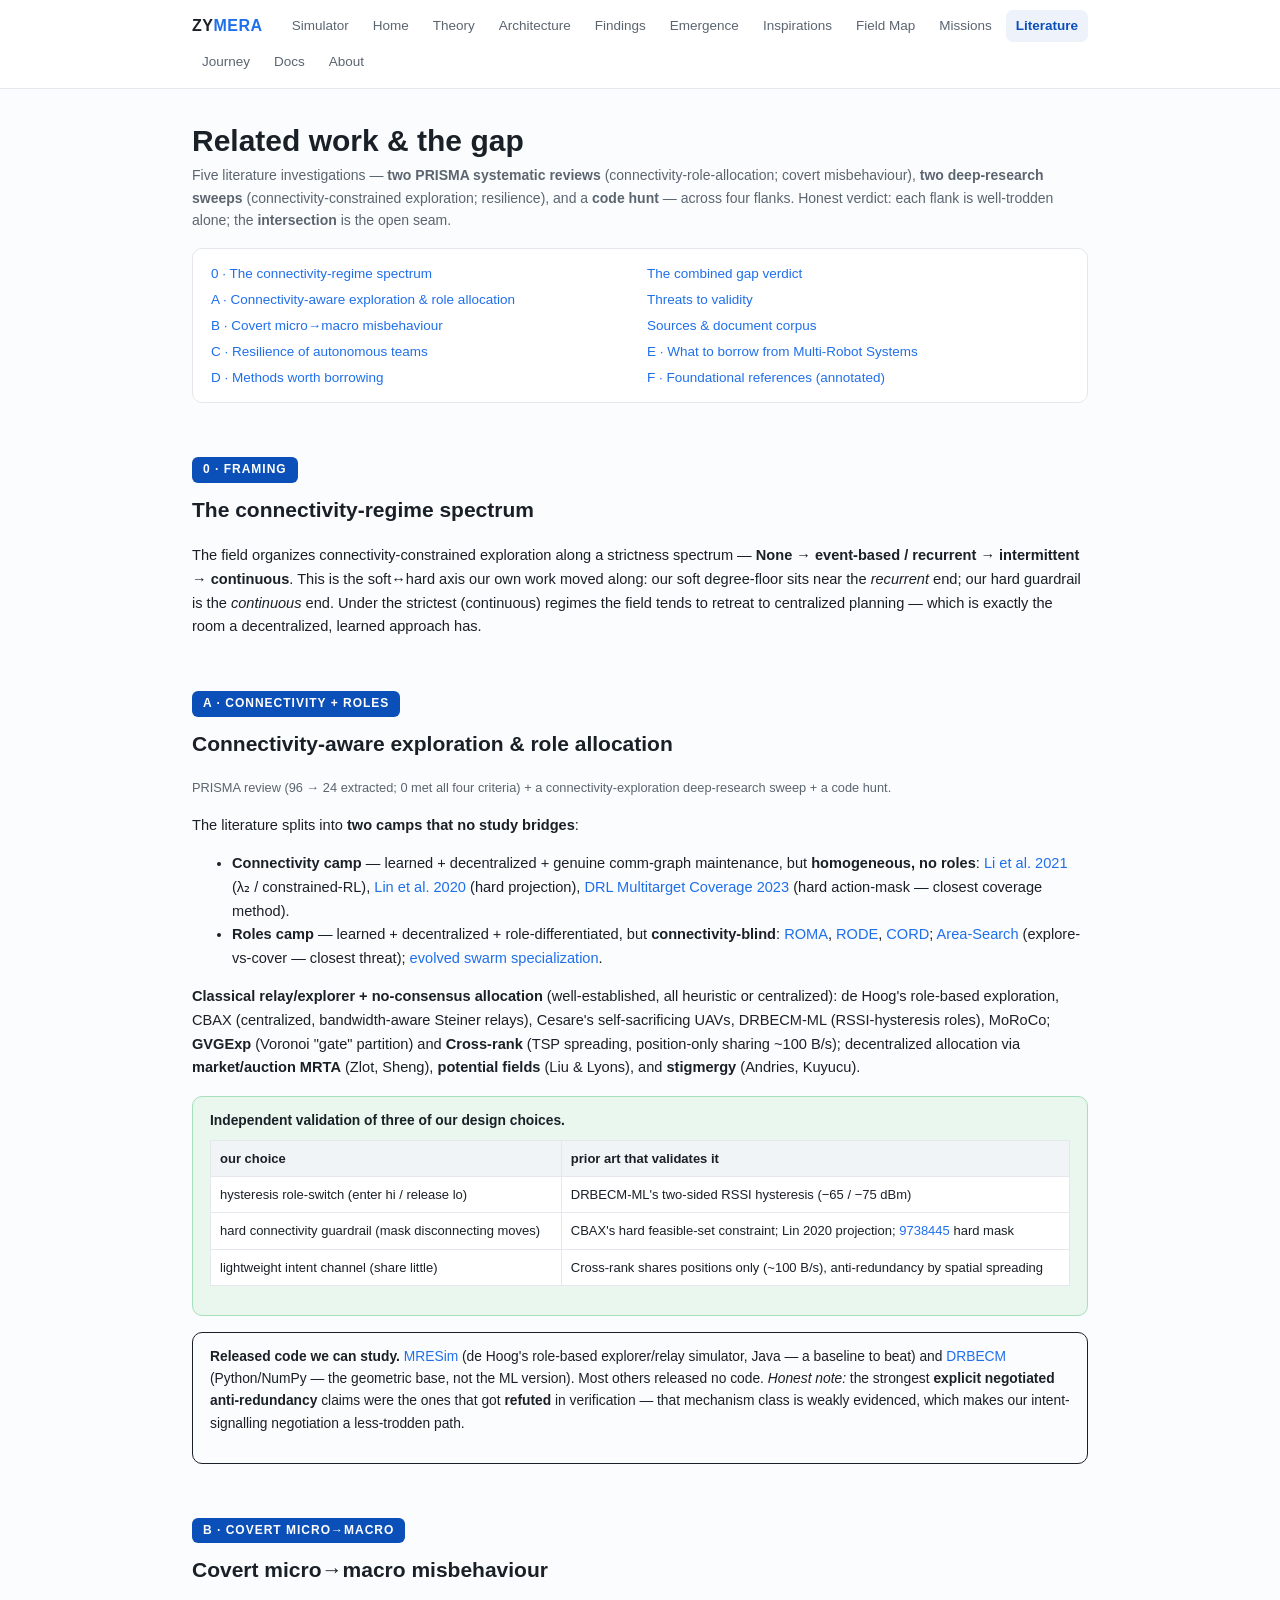
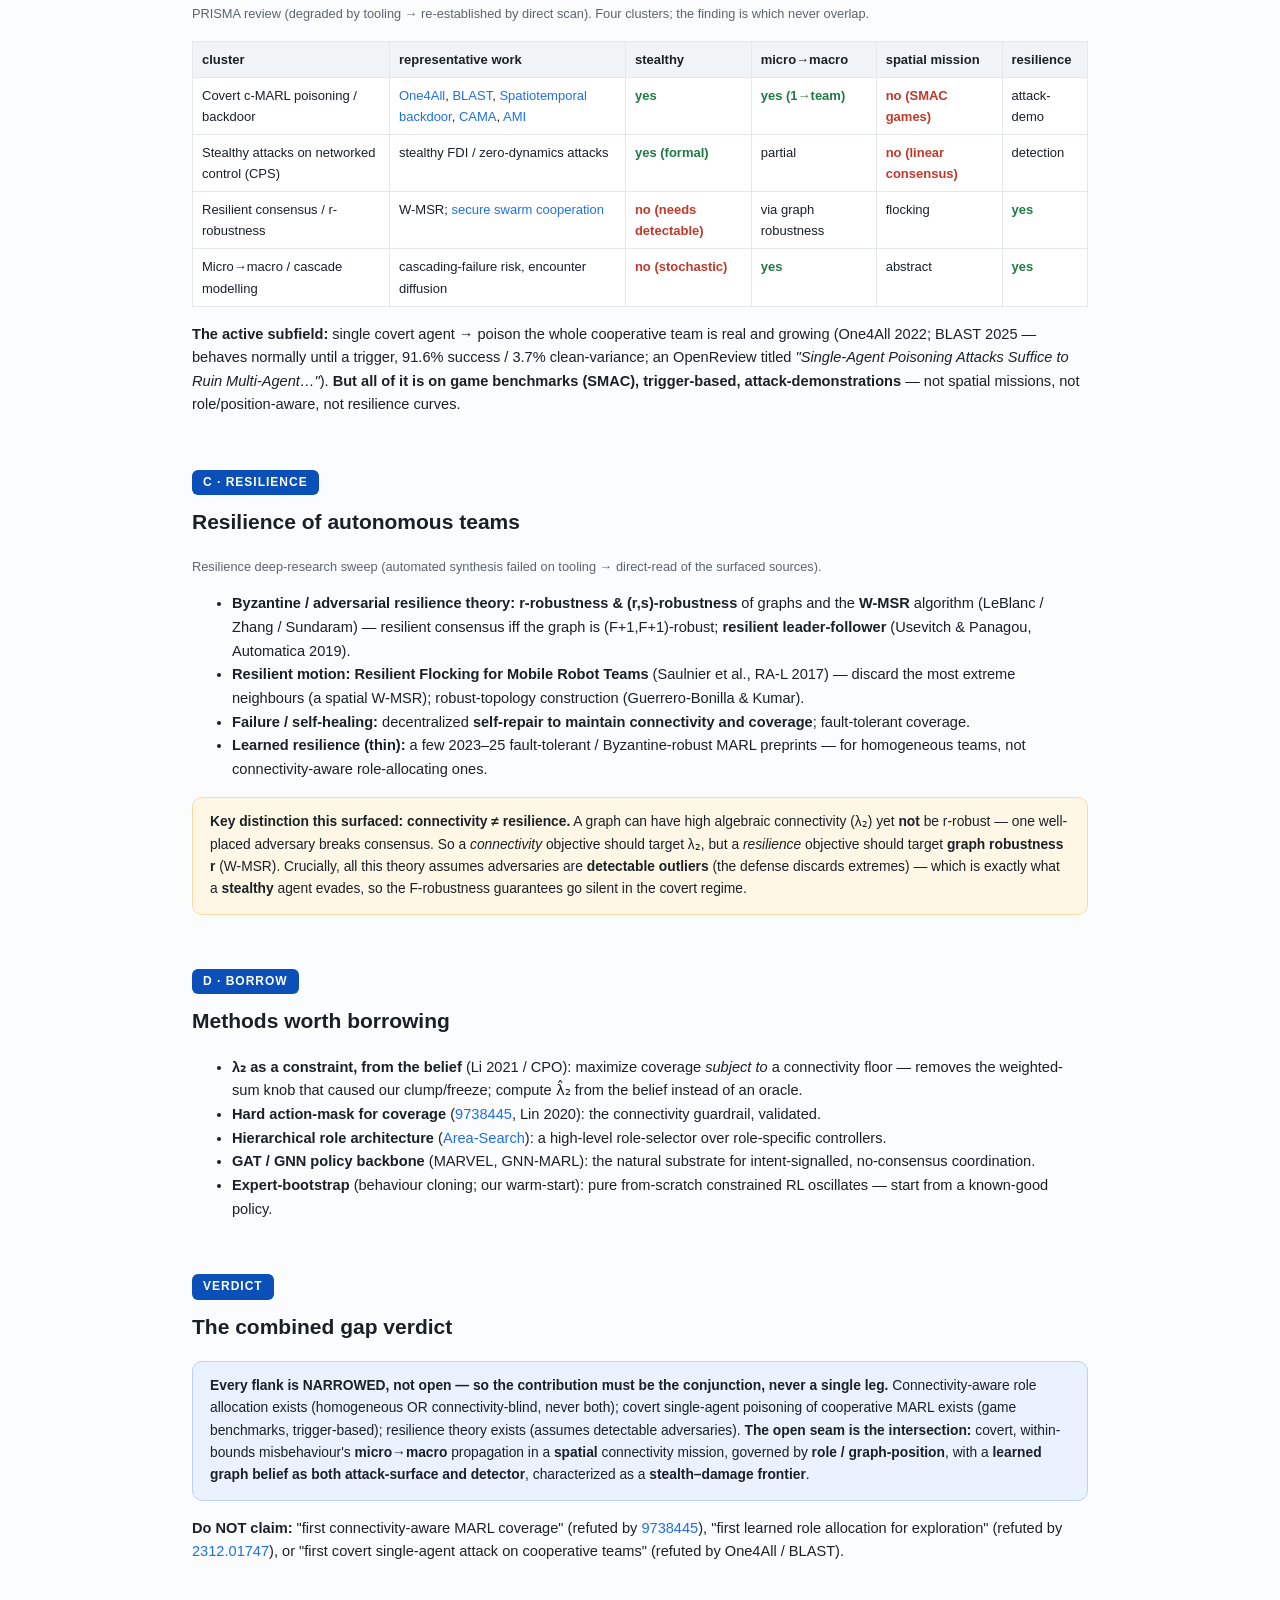
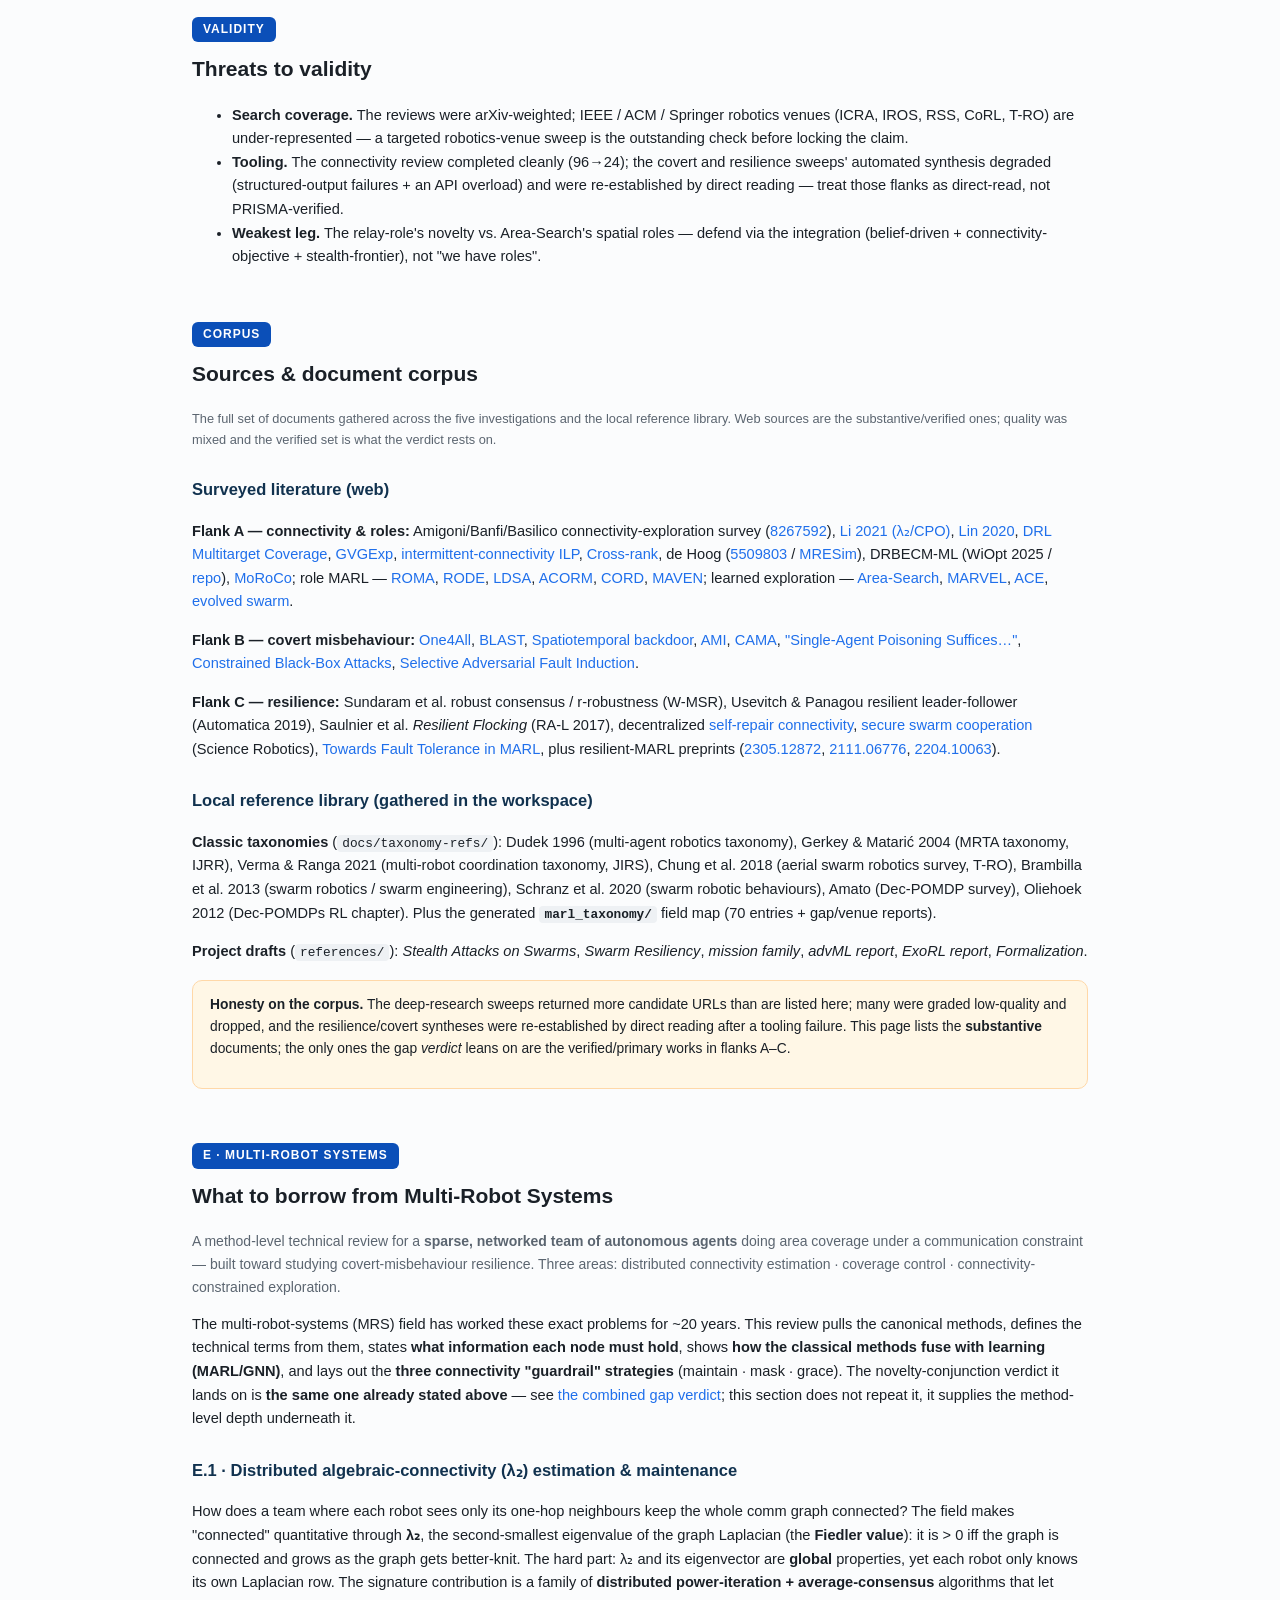
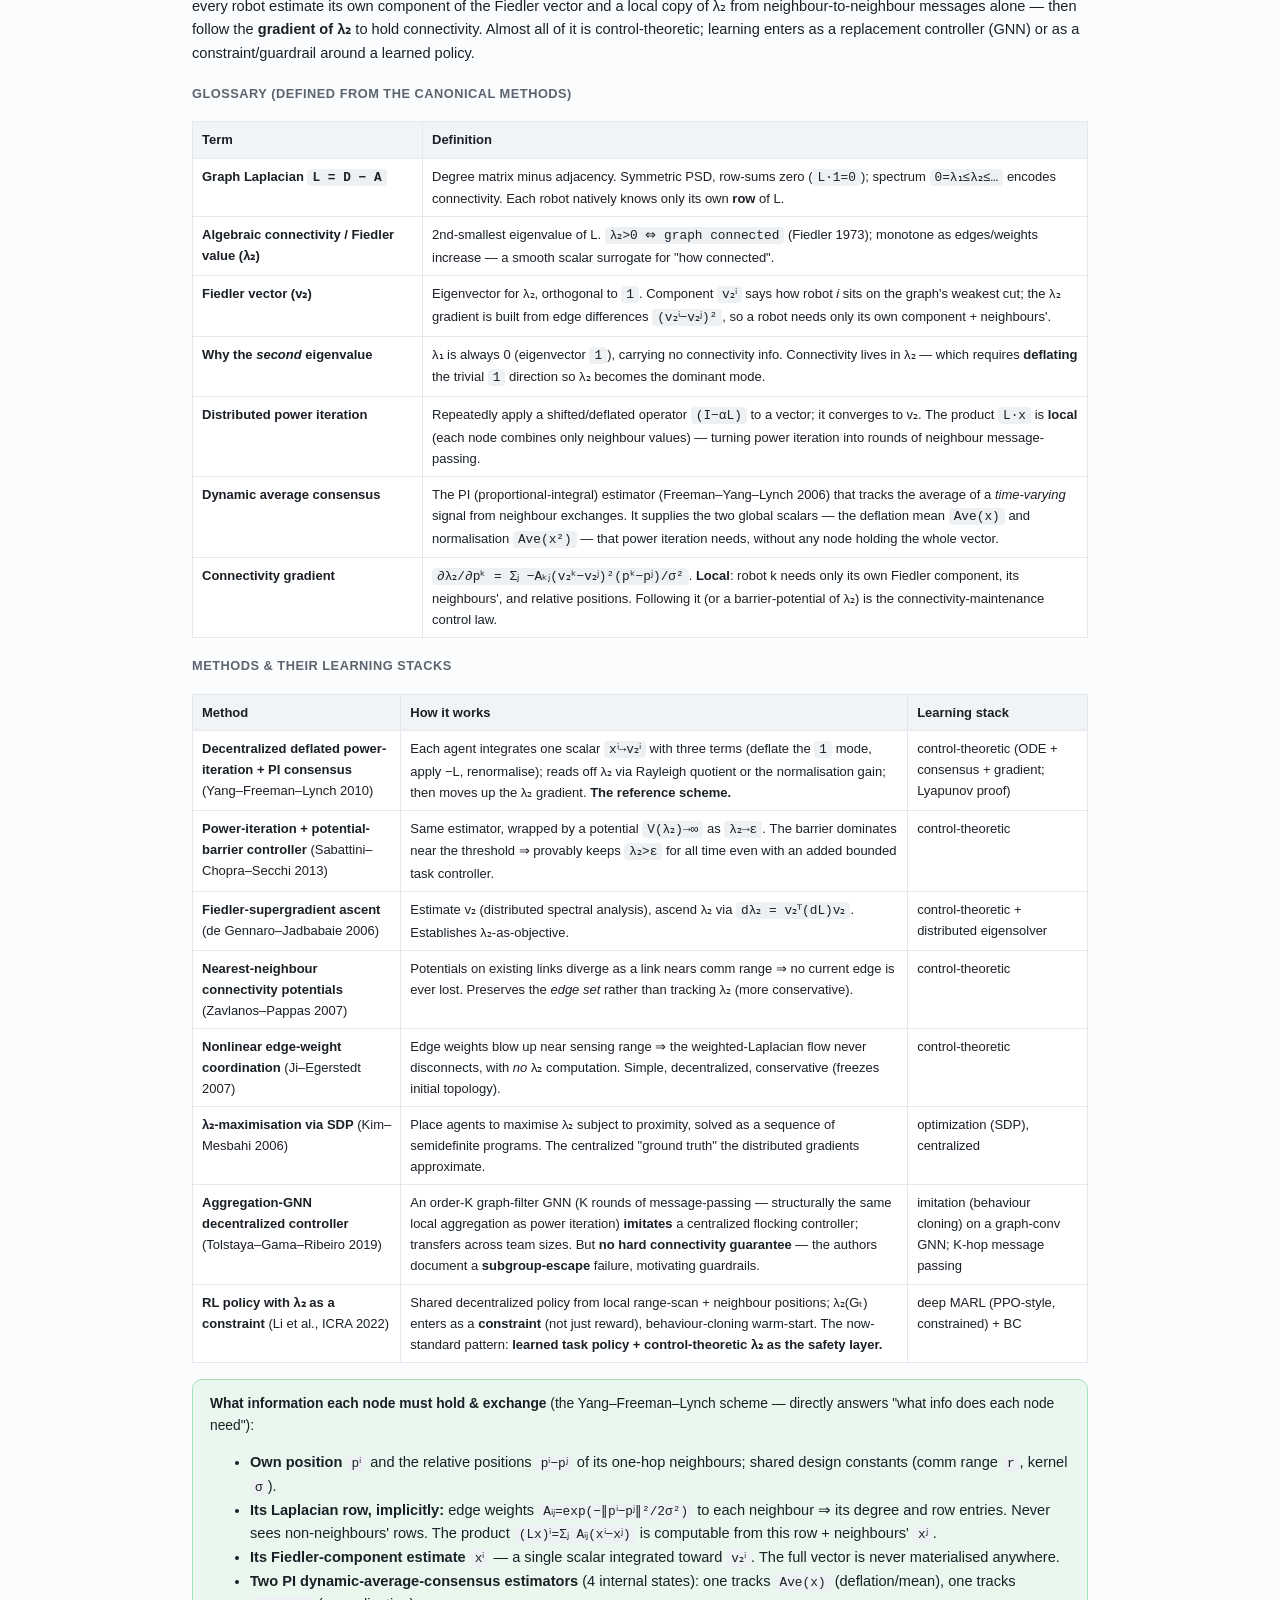
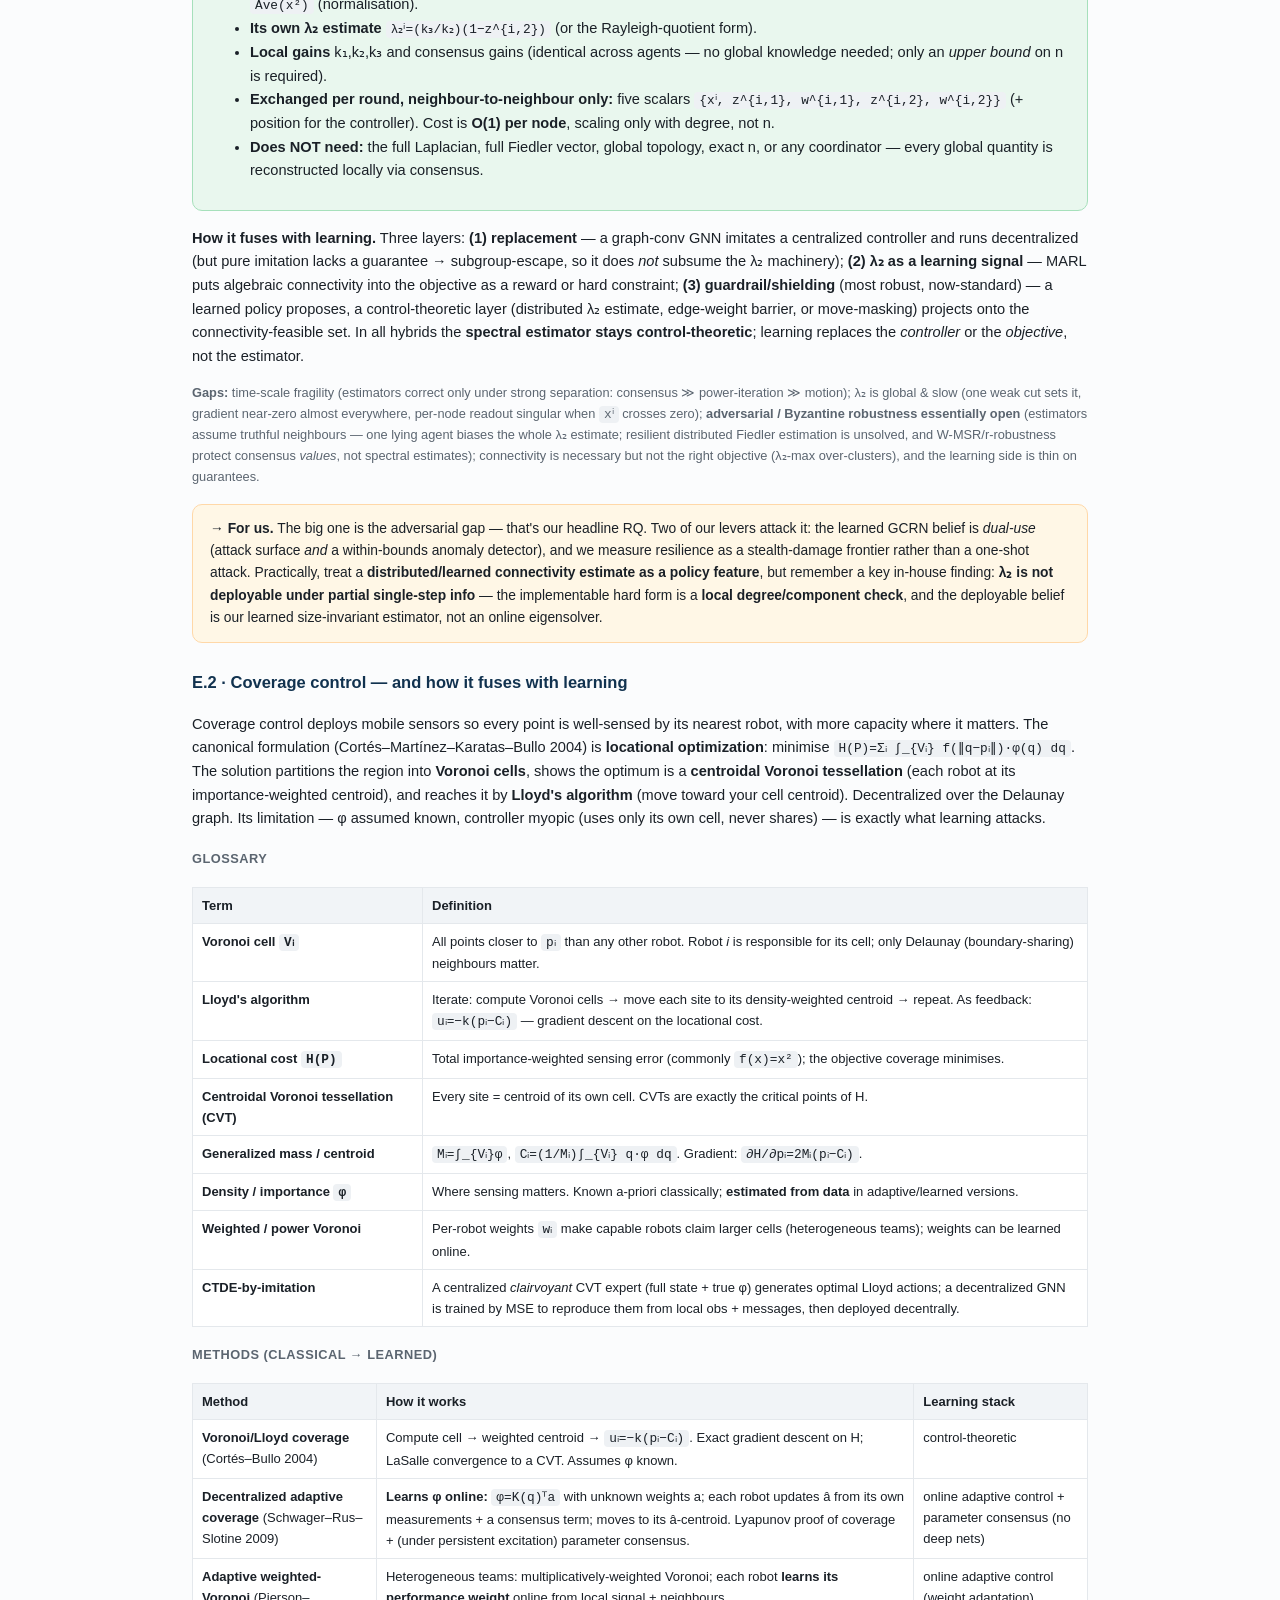
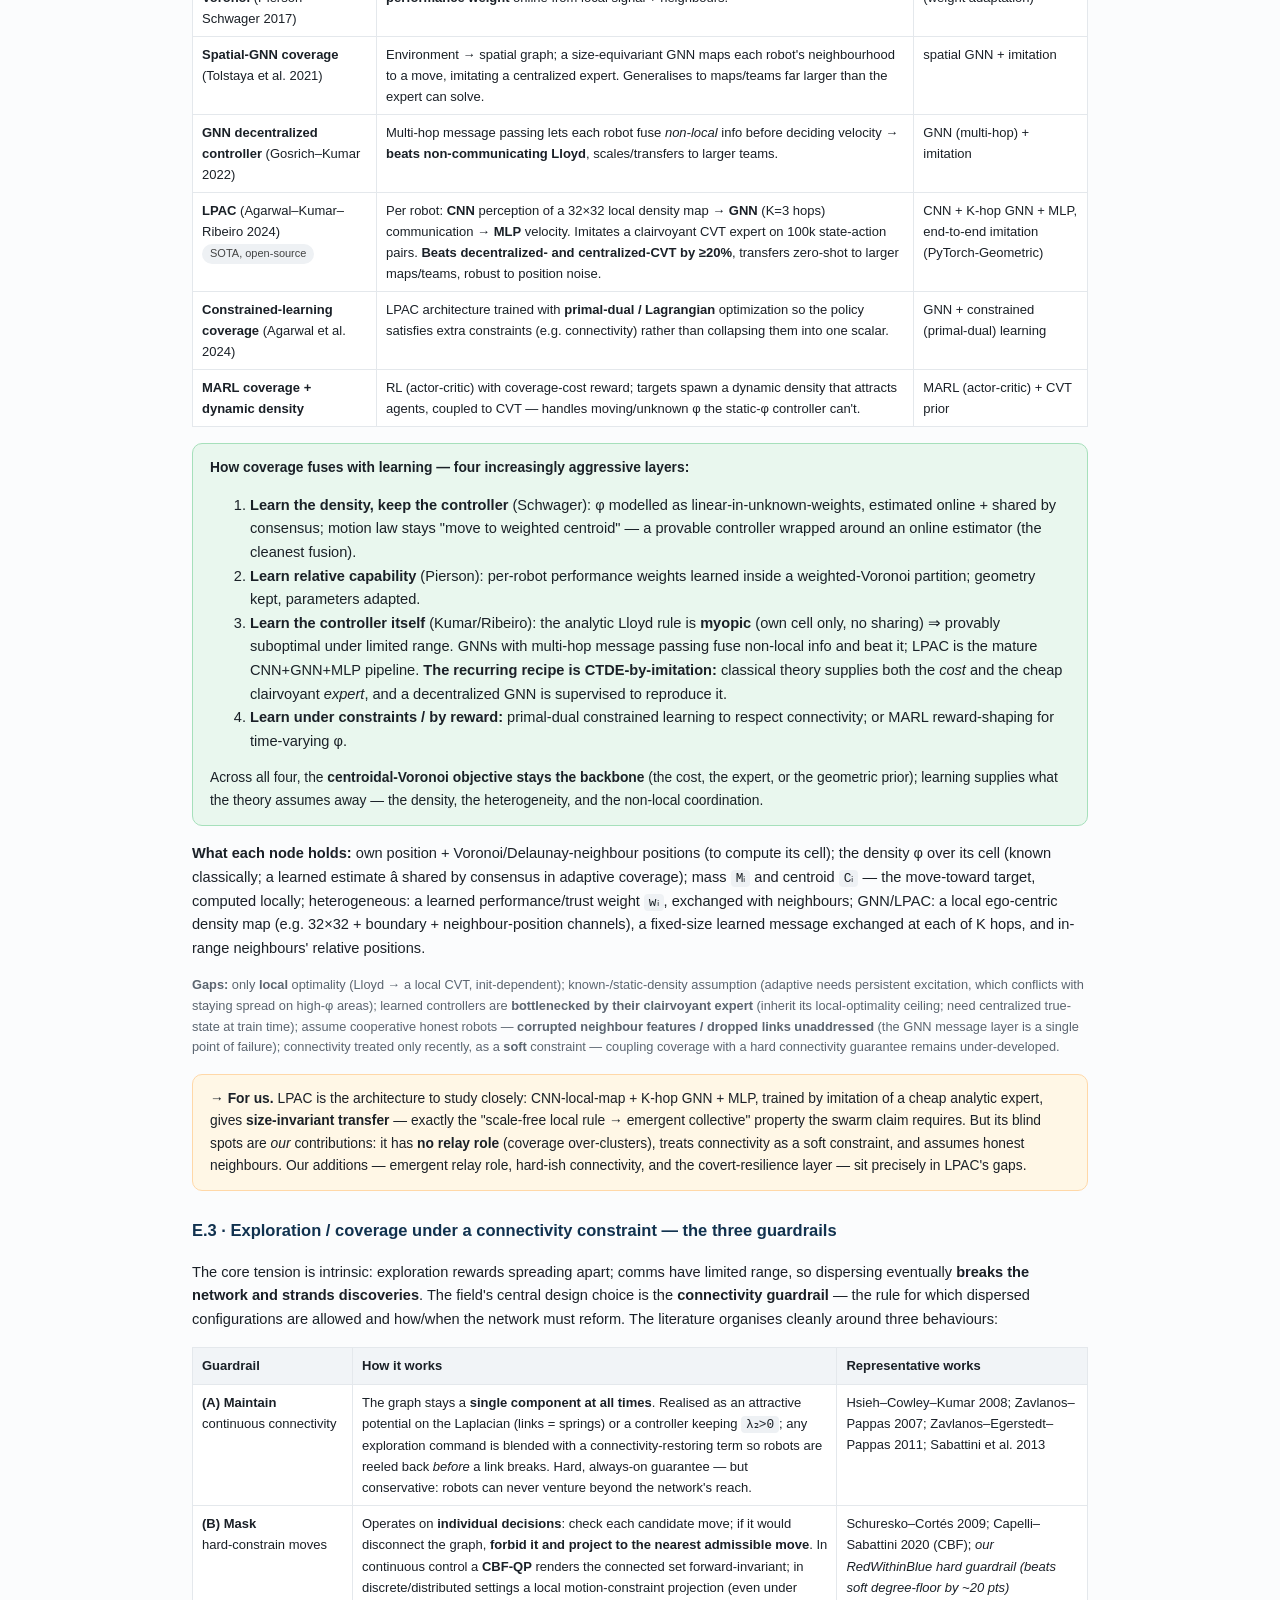
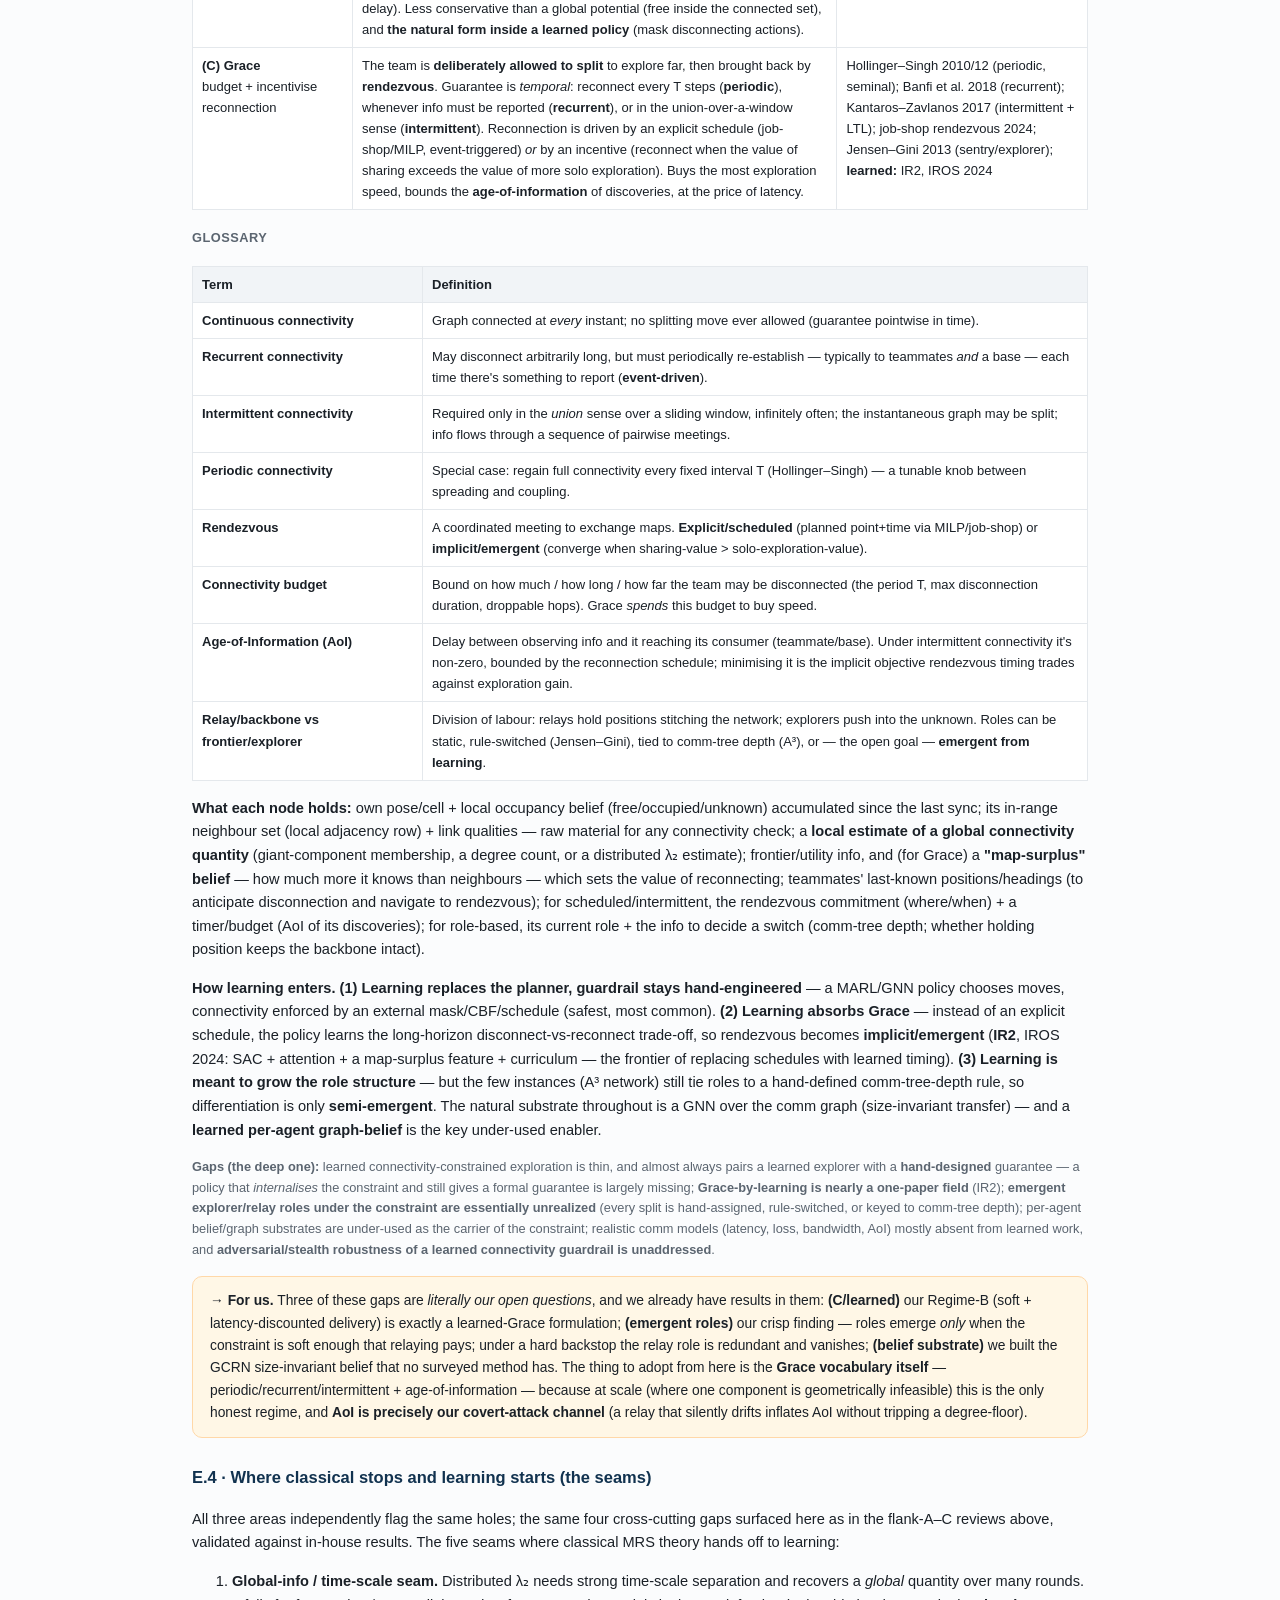
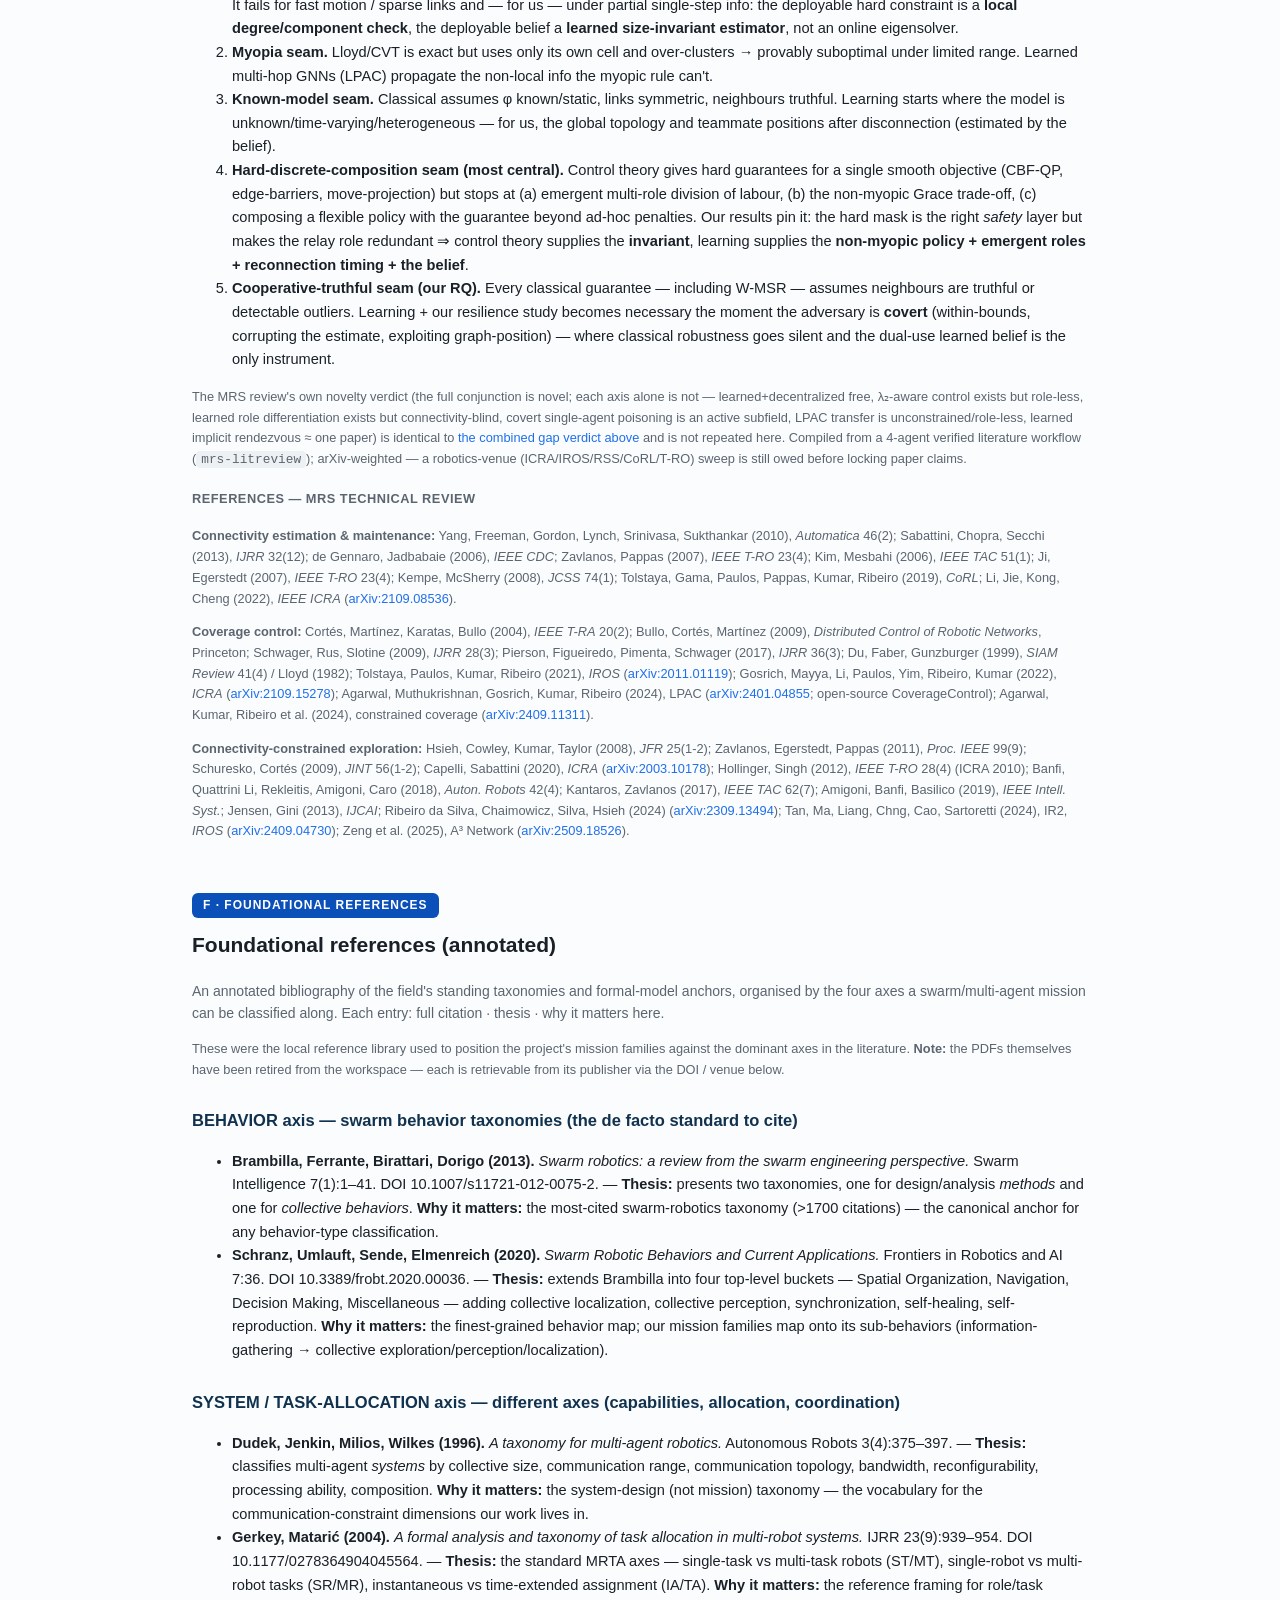
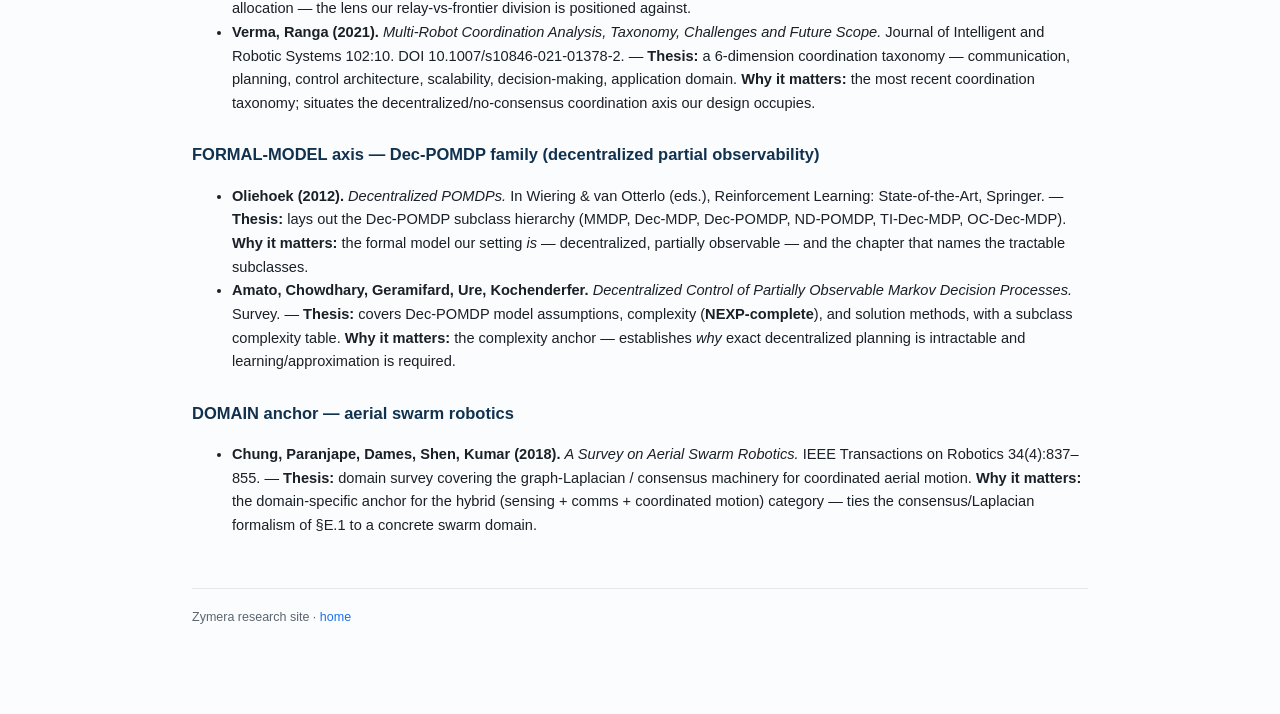
<file: related-work.html>
<!DOCTYPE html>
<html lang="en">
<head>
<meta charset="utf-8">
<meta name="viewport" content="width=device-width, initial-scale=1">
<title>Zymera — Related Work & the Gap</title>
<link rel="stylesheet" href="assets/style.css">
<style>
  .flank{font-size:12px;text-transform:uppercase;letter-spacing:1px;color:#fff;background:var(--accent-d);
    display:inline-block;padding:3px 11px;border-radius:6px;font-weight:800;margin:38px 0 4px}
  .toc2{background:#fff;border:1px solid var(--line);border-radius:10px;padding:12px 18px;font-size:13.5px;margin:16px 0;columns:2}
  .toc2 a{display:block;padding:2px 0}
</style>
</head>
<body>
<div class="nav"><div class="nav-inner">
  <a class="brand" href="index.html">ZY<span>MERA</span></a>
  <a class="lnk" href="report/index.html">Simulator</a>
  <a class="lnk" href="index.html">Home</a>
  <a class="lnk" href="theory.html">Theory</a>
  <a class="lnk" href="architecture.html">Architecture</a>
  <a class="lnk" href="findings.html">Findings</a>
  <a class="lnk" href="emergence.html">Emergence</a>
  <a class="lnk" href="inspirations.html">Inspirations</a>
  <a class="lnk" href="field-map.html">Field Map</a>
  <a class="lnk" href="missions.html">Missions</a>
  <a class="lnk active" href="related-work.html">Literature</a>
  <a class="lnk" href="journey.html">Journey</a>
  <a class="lnk" href="documents.html">Docs</a>
  <a class="lnk" href="about.html">About</a>
</div></div>

<div class="wrap">
  <h1>Related work &amp; the gap</h1>
  <p class="sub">Five literature investigations — <b>two PRISMA systematic reviews</b> (connectivity-role-allocation; covert misbehaviour), <b>two deep-research sweeps</b> (connectivity-constrained exploration; resilience), and a <b>code hunt</b> — across four flanks. Honest verdict: each flank is well-trodden alone; the <b>intersection</b> is the open seam.</p>

  <div class="toc2">
    <a href="#spectrum">0 · The connectivity-regime spectrum</a>
    <a href="#flankA">A · Connectivity-aware exploration &amp; role allocation</a>
    <a href="#flankB">B · Covert micro→macro misbehaviour</a>
    <a href="#flankC">C · Resilience of autonomous teams</a>
    <a href="#borrow">D · Methods worth borrowing</a>
    <a href="#verdict">The combined gap verdict</a>
    <a href="#validity">Threats to validity</a>
    <a href="#corpus">Sources &amp; document corpus</a>
    <a href="#mrs">E · What to borrow from Multi-Robot Systems</a>
    <a href="#foundational">F · Foundational references (annotated)</a>
  </div>

  <!-- 0 SPECTRUM -->
  <span class="flank" id="spectrum">0 · framing</span>
  <h2 style="margin-top:6px;border:0;padding:0">The connectivity-regime spectrum</h2>
  <p>The field organizes connectivity-constrained exploration along a strictness spectrum — <b>None → event-based / recurrent → intermittent → continuous</b>. This is the soft↔hard axis our own work moved along: our soft degree-floor sits near the <i>recurrent</i> end; our hard guardrail is the <i>continuous</i> end. Under the strictest (continuous) regimes the field tends to retreat to centralized planning — which is exactly the room a decentralized, learned approach has.</p>

  <!-- A -->
  <span class="flank" id="flankA">A · connectivity + roles</span>
  <h2 style="margin-top:6px;border:0;padding:0">Connectivity-aware exploration &amp; role allocation</h2>
  <p class="meta">PRISMA review (96 → 24 extracted; 0 met all four criteria) + a connectivity-exploration deep-research sweep + a code hunt.</p>
  <p>The literature splits into <b>two camps that no study bridges</b>:</p>
  <ul>
    <li><b>Connectivity camp</b> — learned + decentralized + genuine comm-graph maintenance, but <b>homogeneous, no roles</b>: <a href="https://arxiv.org/abs/2109.08536">Li et al. 2021</a> (λ₂ / constrained-RL), <a href="https://proceedings.mlr.press/v100/lin20a.html">Lin et al. 2020</a> (hard projection), <a href="https://ieeexplore.ieee.org/document/9738445/">DRL Multitarget Coverage 2023</a> (hard action-mask — closest coverage method).</li>
    <li><b>Roles camp</b> — learned + decentralized + role-differentiated, but <b>connectivity-blind</b>: <a href="https://arxiv.org/abs/2003.08039">ROMA</a>, <a href="https://arxiv.org/abs/2010.01523">RODE</a>, <a href="https://arxiv.org/abs/2501.02221">CORD</a>; <a href="https://arxiv.org/abs/2312.01747">Area-Search</a> (explore-vs-cover — closest threat); <a href="https://arxiv.org/abs/2402.04763">evolved swarm specialization</a>.</li>
  </ul>
  <p><b>Classical relay/explorer + no-consensus allocation</b> (well-established, all heuristic or centralized): de Hoog's role-based exploration, CBAX (centralized, bandwidth-aware Steiner relays), Cesare's self-sacrificing UAVs, DRBECM-ML (RSSI-hysteresis roles), MoRoCo; <b>GVGExp</b> (Voronoi "gate" partition) and <b>Cross-rank</b> (TSP spreading, position-only sharing ~100 B/s); decentralized allocation via <b>market/auction MRTA</b> (Zlot, Sheng), <b>potential fields</b> (Liu &amp; Lyons), and <b>stigmergy</b> (Andries, Kuyucu).</p>

  <div class="callout key"><b>Independent validation of three of our design choices.</b>
  <table style="margin-top:8px">
    <tr><th>our choice</th><th>prior art that validates it</th></tr>
    <tr><td>hysteresis role-switch (enter hi / release lo)</td><td>DRBECM-ML's two-sided RSSI hysteresis (−65 / −75 dBm)</td></tr>
    <tr><td>hard connectivity guardrail (mask disconnecting moves)</td><td>CBAX's hard feasible-set constraint; Lin 2020 projection; <a href="https://ieeexplore.ieee.org/document/9738445/">9738445</a> hard mask</td></tr>
    <tr><td>lightweight intent channel (share little)</td><td>Cross-rank shares positions only (~100 B/s), anti-redundancy by spatial spreading</td></tr>
  </table></div>

  <div class="callout"><b>Released code we can study.</b> <a href="https://github.com/v-spirin/MRESim">MRESim</a> (de Hoog's role-based explorer/relay simulator, Java — a baseline to beat) and <a href="https://github.com/HazemCHAABI/DRBECM">DRBECM</a> (Python/NumPy — the geometric base, not the ML version). Most others released no code. <i>Honest note:</i> the strongest <b>explicit negotiated anti-redundancy</b> claims were the ones that got <b>refuted</b> in verification — that mechanism class is weakly evidenced, which makes our intent-signalling negotiation a less-trodden path.</p></div>

  <!-- B -->
  <span class="flank" id="flankB">B · covert micro→macro</span>
  <h2 style="margin-top:6px;border:0;padding:0">Covert micro→macro misbehaviour</h2>
  <p class="meta">PRISMA review (degraded by tooling → re-established by direct scan). Four clusters; the finding is which never overlap.</p>
  <table>
    <tr><th>cluster</th><th>representative work</th><th>stealthy</th><th>micro→macro</th><th>spatial mission</th><th>resilience</th></tr>
    <tr><td>Covert c-MARL poisoning / backdoor</td><td><a href="https://www.sciencedirect.com/science/article/abs/pii/S0167404822003972">One4All</a>, <a href="https://arxiv.org/abs/2501.01593">BLAST</a>, <a href="https://arxiv.org/abs/2409.07775">Spatiotemporal backdoor</a>, <a href="https://arxiv.org/html/2603.20390">CAMA</a>, <a href="https://www.sciencedirect.com/science/article/abs/pii/S0893608025006276">AMI</a></td><td class="win">yes</td><td class="win">yes (1→team)</td><td class="lose">no (SMAC games)</td><td>attack-demo</td></tr>
    <tr><td>Stealthy attacks on networked control (CPS)</td><td>stealthy FDI / zero-dynamics attacks</td><td class="win">yes (formal)</td><td>partial</td><td class="lose">no (linear consensus)</td><td>detection</td></tr>
    <tr><td>Resilient consensus / r-robustness</td><td>W-MSR; <a href="https://www.science.org/doi/10.1126/scirobotics.abf1538">secure swarm cooperation</a></td><td class="lose">no (needs detectable)</td><td>via graph robustness</td><td>flocking</td><td class="win">yes</td></tr>
    <tr><td>Micro→macro / cascade modelling</td><td>cascading-failure risk, encounter diffusion</td><td class="lose">no (stochastic)</td><td class="win">yes</td><td>abstract</td><td class="win">yes</td></tr>
  </table>
  <p><b>The active subfield:</b> single covert agent → poison the whole cooperative team is real and growing (One4All 2022; BLAST 2025 — behaves normally until a trigger, 91.6% success / 3.7% clean-variance; an OpenReview titled <i>"Single-Agent Poisoning Attacks Suffice to Ruin Multi-Agent…"</i>). <b>But all of it is on game benchmarks (SMAC), trigger-based, attack-demonstrations</b> — not spatial missions, not role/position-aware, not resilience curves.</p>

  <!-- C -->
  <span class="flank" id="flankC">C · resilience</span>
  <h2 style="margin-top:6px;border:0;padding:0">Resilience of autonomous teams</h2>
  <p class="meta">Resilience deep-research sweep (automated synthesis failed on tooling → direct-read of the surfaced sources).</p>
  <ul>
    <li><b>Byzantine / adversarial resilience theory:</b> <b>r-robustness &amp; (r,s)-robustness</b> of graphs and the <b>W-MSR</b> algorithm (LeBlanc / Zhang / Sundaram) — resilient consensus iff the graph is (F+1,F+1)-robust; <b>resilient leader-follower</b> (Usevitch &amp; Panagou, Automatica 2019).</li>
    <li><b>Resilient motion:</b> <b>Resilient Flocking for Mobile Robot Teams</b> (Saulnier et al., RA-L 2017) — discard the most extreme neighbours (a spatial W-MSR); robust-topology construction (Guerrero-Bonilla &amp; Kumar).</li>
    <li><b>Failure / self-healing:</b> decentralized <b>self-repair to maintain connectivity and coverage</b>; fault-tolerant coverage.</li>
    <li><b>Learned resilience (thin):</b> a few 2023–25 fault-tolerant / Byzantine-robust MARL preprints — for homogeneous teams, not connectivity-aware role-allocating ones.</li>
  </ul>
  <div class="callout warnbox"><b>Key distinction this surfaced: connectivity ≠ resilience.</b> A graph can have high algebraic connectivity (λ₂) yet <b>not</b> be r-robust — one well-placed adversary breaks consensus. So a <i>connectivity</i> objective should target λ₂, but a <i>resilience</i> objective should target <b>graph robustness r</b> (W-MSR). Crucially, all this theory assumes adversaries are <b>detectable outliers</b> (the defense discards extremes) — which is exactly what a <b>stealthy</b> agent evades, so the F-robustness guarantees go silent in the covert regime.</div>

  <!-- D -->
  <span class="flank" id="borrow">D · borrow</span>
  <h2 style="margin-top:6px;border:0;padding:0">Methods worth borrowing</h2>
  <ul>
    <li><b>λ₂ as a constraint, from the belief</b> (Li 2021 / CPO): maximize coverage <i>subject to</i> a connectivity floor — removes the weighted-sum knob that caused our clump/freeze; compute λ̂₂ from the belief instead of an oracle.</li>
    <li><b>Hard action-mask for coverage</b> (<a href="https://ieeexplore.ieee.org/document/9738445/">9738445</a>, Lin 2020): the connectivity guardrail, validated.</li>
    <li><b>Hierarchical role architecture</b> (<a href="https://arxiv.org/abs/2312.01747">Area-Search</a>): a high-level role-selector over role-specific controllers.</li>
    <li><b>GAT / GNN policy backbone</b> (MARVEL, GNN-MARL): the natural substrate for intent-signalled, no-consensus coordination.</li>
    <li><b>Expert-bootstrap</b> (behaviour cloning; our warm-start): pure from-scratch constrained RL oscillates — start from a known-good policy.</li>
  </ul>

  <!-- VERDICT -->
  <span class="flank" id="verdict">verdict</span>
  <h2 style="margin-top:6px;border:0;padding:0">The combined gap verdict</h2>
  <div class="callout gap"><b>Every flank is NARROWED, not open — so the contribution must be the conjunction, never a single leg.</b>
  Connectivity-aware role allocation exists (homogeneous OR connectivity-blind, never both); covert single-agent poisoning of cooperative MARL exists (game benchmarks, trigger-based); resilience theory exists (assumes detectable adversaries). <b>The open seam is the intersection:</b> covert, within-bounds misbehaviour's <b>micro→macro</b> propagation in a <b>spatial</b> connectivity mission, governed by <b>role / graph-position</b>, with a <b>learned graph belief as both attack-surface and detector</b>, characterized as a <b>stealth–damage frontier</b>.</div>
  <p><b>Do NOT claim:</b> "first connectivity-aware MARL coverage" (refuted by <a href="https://ieeexplore.ieee.org/document/9738445/">9738445</a>), "first learned role allocation for exploration" (refuted by <a href="https://arxiv.org/abs/2312.01747">2312.01747</a>), or "first covert single-agent attack on cooperative teams" (refuted by One4All / BLAST).</p>

  <!-- VALIDITY -->
  <span class="flank" id="validity">validity</span>
  <h2 style="margin-top:6px;border:0;padding:0">Threats to validity</h2>
  <ul>
    <li><b>Search coverage.</b> The reviews were arXiv-weighted; IEEE / ACM / Springer robotics venues (ICRA, IROS, RSS, CoRL, T-RO) are under-represented — a targeted robotics-venue sweep is the outstanding check before locking the claim.</li>
    <li><b>Tooling.</b> The connectivity review completed cleanly (96→24); the covert and resilience sweeps' automated synthesis degraded (structured-output failures + an API overload) and were re-established by direct reading — treat those flanks as direct-read, not PRISMA-verified.</li>
    <li><b>Weakest leg.</b> The relay-role's novelty vs. Area-Search's spatial roles — defend via the integration (belief-driven + connectivity-objective + stealth-frontier), not "we have roles".</li>
  </ul>

  <!-- CORPUS -->
  <span class="flank" id="corpus">corpus</span>
  <h2 style="margin-top:6px;border:0;padding:0">Sources &amp; document corpus</h2>
  <p class="meta">The full set of documents gathered across the five investigations and the local reference library. Web sources are the substantive/verified ones; quality was mixed and the verified set is what the verdict rests on.</p>

  <h3>Surveyed literature (web)</h3>
  <p><b>Flank A — connectivity &amp; roles:</b>
    Amigoni/Banfi/Basilico connectivity-exploration survey (<a href="https://ieeexplore.ieee.org/document/8267592/">8267592</a>),
    <a href="https://arxiv.org/abs/2109.08536">Li 2021 (λ₂/CPO)</a>,
    <a href="https://proceedings.mlr.press/v100/lin20a.html">Lin 2020</a>,
    <a href="https://ieeexplore.ieee.org/document/9738445/">DRL Multitarget Coverage</a>,
    <a href="https://ieeexplore.ieee.org/document/9620554/">GVGExp</a>,
    <a href="https://arxiv.org/pdf/1911.08626">intermittent-connectivity ILP</a>,
    <a href="https://link.springer.com/article/10.1007/s10514-025-10234-3">Cross-rank</a>,
    de Hoog (<a href="https://ieeexplore.ieee.org/document/5509803">5509803</a> / <a href="https://github.com/v-spirin/MRESim">MRESim</a>),
    DRBECM-ML (WiOpt 2025 / <a href="https://github.com/HazemCHAABI/DRBECM">repo</a>),
    <a href="https://arxiv.org/html/2508.07657v1">MoRoCo</a>;
    role MARL — <a href="https://arxiv.org/abs/2003.08039">ROMA</a>, <a href="https://arxiv.org/abs/2010.01523">RODE</a>, <a href="https://arxiv.org/abs/2205.02561">LDSA</a>, <a href="https://arxiv.org/abs/2312.04819">ACORM</a>, <a href="https://arxiv.org/abs/2501.02221">CORD</a>, <a href="https://arxiv.org/abs/1910.07483">MAVEN</a>;
    learned exploration — <a href="https://arxiv.org/abs/2312.01747">Area-Search</a>, <a href="https://arxiv.org/abs/2502.20217">MARVEL</a>, <a href="https://arxiv.org/abs/2301.03398">ACE</a>, <a href="https://arxiv.org/abs/2402.04763">evolved swarm</a>.</p>
  <p><b>Flank B — covert misbehaviour:</b>
    <a href="https://www.sciencedirect.com/science/article/abs/pii/S0167404822003972">One4All</a>,
    <a href="https://arxiv.org/abs/2501.01593">BLAST</a>,
    <a href="https://arxiv.org/abs/2409.07775">Spatiotemporal backdoor</a>,
    <a href="https://www.sciencedirect.com/science/article/abs/pii/S0893608025006276">AMI</a>,
    <a href="https://arxiv.org/html/2603.20390">CAMA</a>,
    <a href="https://openreview.net/pdf?id=46xYl55hdc">"Single-Agent Poisoning Suffices…"</a>,
    <a href="https://arxiv.org/pdf/2508.09275">Constrained Black-Box Attacks</a>,
    <a href="https://arxiv.org/html/2508.08800">Selective Adversarial Fault Induction</a>.</p>
  <p><b>Flank C — resilience:</b>
    Sundaram et al. robust consensus / r-robustness (W-MSR),
    Usevitch &amp; Panagou resilient leader-follower (Automatica 2019),
    Saulnier et al. <i>Resilient Flocking</i> (RA-L 2017),
    decentralized <a href="https://www.researchgate.net/publication/224252761_Decentralized_self-repair_to_maintain_connectivity_and_coverage_in_networked_multi-robot_systems">self-repair connectivity</a>,
    <a href="https://www.science.org/doi/10.1126/scirobotics.abf1538">secure swarm cooperation</a> (Science Robotics),
    <a href="https://www.researchgate.net/publication/386374504_Towards_Fault_Tolerance_in_Multi-Agent_Reinforcement_Learning">Towards Fault Tolerance in MARL</a>,
    plus resilient-MARL preprints (<a href="https://arxiv.org/abs/2305.12872">2305.12872</a>, <a href="https://arxiv.org/abs/2111.06776">2111.06776</a>, <a href="https://arxiv.org/abs/2204.10063">2204.10063</a>).</p>

  <h3>Local reference library (gathered in the workspace)</h3>
  <p><b>Classic taxonomies</b> (<code>docs/taxonomy-refs/</code>): Dudek 1996 (multi-agent robotics taxonomy), Gerkey &amp; Matarić 2004 (MRTA taxonomy, IJRR), Verma &amp; Ranga 2021 (multi-robot coordination taxonomy, JIRS), Chung et al. 2018 (aerial swarm robotics survey, T-RO), Brambilla et al. 2013 (swarm robotics / swarm engineering), Schranz et al. 2020 (swarm robotic behaviours), Amato (Dec-POMDP survey), Oliehoek 2012 (Dec-POMDPs RL chapter). Plus the generated <b><code>marl_taxonomy/</code></b> field map (70 entries + gap/venue reports).</p>
  <p><b>Project drafts</b> (<code>references/</code>): <i>Stealth Attacks on Swarms</i>, <i>Swarm Resiliency</i>, <i>mission family</i>, <i>advML report</i>, <i>ExoRL report</i>, <i>Formalization</i>.</p>

  <div class="callout warnbox"><b>Honesty on the corpus.</b> The deep-research sweeps returned more candidate URLs than are listed here; many were graded low-quality and dropped, and the resilience/covert syntheses were re-established by direct reading after a tooling failure. This page lists the <b>substantive</b> documents; the only ones the gap <i>verdict</i> leans on are the verified/primary works in flanks A–C.</p></div>

  <!-- E · MRS TECHNICAL REVIEW -->
  <span class="flank" id="mrs">E · multi-robot systems</span>
  <h2 style="margin-top:6px;border:0;padding:0">What to borrow from Multi-Robot Systems</h2>
  <p class="sub">A method-level technical review for a <b>sparse, networked team of autonomous agents</b> doing area coverage under a communication constraint — built toward studying covert-misbehaviour resilience. Three areas: distributed connectivity estimation · coverage control · connectivity-constrained exploration.</p>

  <p>The multi-robot-systems (MRS) field has worked these exact problems for ~20 years. This review pulls the canonical methods, defines the technical terms from them, states <b>what information each node must hold</b>, shows <b>how the classical methods fuse with learning (MARL/GNN)</b>, and lays out the <b>three connectivity "guardrail" strategies</b> (maintain · mask · grace). The novelty-conjunction verdict it lands on is <b>the same one already stated above</b> — see <a href="#verdict">the combined gap verdict</a>; this section does not repeat it, it supplies the method-level depth underneath it.</p>

  <!-- ===== E.1 connectivity ===== -->
  <h3>E.1 · Distributed algebraic-connectivity (λ₂) estimation &amp; maintenance</h3>
  <p>How does a team where each robot sees only its one-hop neighbours keep the whole comm graph connected? The field makes "connected" quantitative through <b>λ₂</b>, the second-smallest eigenvalue of the graph Laplacian (the <b>Fiedler value</b>): it is &gt; 0 iff the graph is connected and grows as the graph gets better-knit. The hard part: λ₂ and its eigenvector are <b>global</b> properties, yet each robot only knows its own Laplacian row. The signature contribution is a family of <b>distributed power-iteration + average-consensus</b> algorithms that let every robot estimate its own component of the Fiedler vector and a local copy of λ₂ from neighbour-to-neighbour messages alone — then follow the <b>gradient of λ₂</b> to hold connectivity. Almost all of it is control-theoretic; learning enters as a replacement controller (GNN) or as a constraint/guardrail around a learned policy.</p>

  <h4 class="meta" style="text-transform:uppercase;letter-spacing:.5px;margin-top:18px">Glossary (defined from the canonical methods)</h4>
  <table>
    <tr><th style="width:230px">Term</th><th>Definition</th></tr>
    <tr><td><b>Graph Laplacian <code>L = D − A</code></b></td><td>Degree matrix minus adjacency. Symmetric PSD, row-sums zero (<code>L·1=0</code>); spectrum <code>0=λ₁≤λ₂≤…</code> encodes connectivity. Each robot natively knows only its own <b>row</b> of L.</td></tr>
    <tr><td><b>Algebraic connectivity / Fiedler value (λ₂)</b></td><td>2nd-smallest eigenvalue of L. <code>λ₂&gt;0 ⇔ graph connected</code> (Fiedler 1973); monotone as edges/weights increase — a smooth scalar surrogate for "how connected".</td></tr>
    <tr><td><b>Fiedler vector (v₂)</b></td><td>Eigenvector for λ₂, orthogonal to <code>1</code>. Component <code>v₂ⁱ</code> says how robot <i>i</i> sits on the graph's weakest cut; the λ₂ gradient is built from edge differences <code>(v₂ⁱ−v₂ʲ)²</code>, so a robot needs only its own component + neighbours'.</td></tr>
    <tr><td><b>Why the <i>second</i> eigenvalue</b></td><td>λ₁ is always 0 (eigenvector <code>1</code>), carrying no connectivity info. Connectivity lives in λ₂ — which requires <b>deflating</b> the trivial <code>1</code> direction so λ₂ becomes the dominant mode.</td></tr>
    <tr><td><b>Distributed power iteration</b></td><td>Repeatedly apply a shifted/deflated operator <code>(I−αL)</code> to a vector; it converges to v₂. The product <code>L·x</code> is <b>local</b> (each node combines only neighbour values) — turning power iteration into rounds of neighbour message-passing.</td></tr>
    <tr><td><b>Dynamic average consensus</b></td><td>The PI (proportional-integral) estimator (Freeman–Yang–Lynch 2006) that tracks the average of a <i>time-varying</i> signal from neighbour exchanges. It supplies the two global scalars — the deflation mean <code>Ave(x)</code> and normalisation <code>Ave(x²)</code> — that power iteration needs, without any node holding the whole vector.</td></tr>
    <tr><td><b>Connectivity gradient</b></td><td><code>∂λ₂/∂pᵏ = Σⱼ −Aₖⱼ(v₂ᵏ−v₂ʲ)²(pᵏ−pʲ)/σ²</code>. <b>Local</b>: robot k needs only its own Fiedler component, its neighbours', and relative positions. Following it (or a barrier-potential of λ₂) is the connectivity-maintenance control law.</td></tr>
  </table>

  <h4 class="meta" style="text-transform:uppercase;letter-spacing:.5px;margin-top:18px">Methods &amp; their learning stacks</h4>
  <table>
    <tr><th>Method</th><th>How it works</th><th>Learning stack</th></tr>
    <tr><td><b>Decentralized deflated power-iteration + PI consensus</b> (Yang–Freeman–Lynch 2010)</td><td>Each agent integrates one scalar <code>xⁱ→v₂ⁱ</code> with three terms (deflate the <code>1</code> mode, apply −L, renormalise); reads off λ₂ via Rayleigh quotient or the normalisation gain; then moves up the λ₂ gradient. <b>The reference scheme.</b></td><td>control-theoretic (ODE + consensus + gradient; Lyapunov proof)</td></tr>
    <tr><td><b>Power-iteration + potential-barrier controller</b> (Sabattini–Chopra–Secchi 2013)</td><td>Same estimator, wrapped by a potential <code>V(λ₂)→∞</code> as <code>λ₂→ε</code>. The barrier dominates near the threshold ⇒ provably keeps <code>λ₂&gt;ε</code> for all time even with an added bounded task controller.</td><td>control-theoretic</td></tr>
    <tr><td><b>Fiedler-supergradient ascent</b> (de Gennaro–Jadbabaie 2006)</td><td>Estimate v₂ (distributed spectral analysis), ascend λ₂ via <code>dλ₂ = v₂ᵀ(dL)v₂</code>. Establishes λ₂-as-objective.</td><td>control-theoretic + distributed eigensolver</td></tr>
    <tr><td><b>Nearest-neighbour connectivity potentials</b> (Zavlanos–Pappas 2007)</td><td>Potentials on existing links diverge as a link nears comm range ⇒ no current edge is ever lost. Preserves the <i>edge set</i> rather than tracking λ₂ (more conservative).</td><td>control-theoretic</td></tr>
    <tr><td><b>Nonlinear edge-weight coordination</b> (Ji–Egerstedt 2007)</td><td>Edge weights blow up near sensing range ⇒ the weighted-Laplacian flow never disconnects, with <i>no</i> λ₂ computation. Simple, decentralized, conservative (freezes initial topology).</td><td>control-theoretic</td></tr>
    <tr><td><b>λ₂-maximisation via SDP</b> (Kim–Mesbahi 2006)</td><td>Place agents to maximise λ₂ subject to proximity, solved as a sequence of semidefinite programs. The centralized "ground truth" the distributed gradients approximate.</td><td>optimization (SDP), centralized</td></tr>
    <tr><td><b>Aggregation-GNN decentralized controller</b> (Tolstaya–Gama–Ribeiro 2019)</td><td>An order-K graph-filter GNN (K rounds of message-passing — structurally the same local aggregation as power iteration) <b>imitates</b> a centralized flocking controller; transfers across team sizes. But <b>no hard connectivity guarantee</b> — the authors document a <b>subgroup-escape</b> failure, motivating guardrails.</td><td>imitation (behaviour cloning) on a graph-conv GNN; K-hop message passing</td></tr>
    <tr><td><b>RL policy with λ₂ as a constraint</b> (Li et al., ICRA 2022)</td><td>Shared decentralized policy from local range-scan + neighbour positions; λ₂(Gₜ) enters as a <b>constraint</b> (not just reward), behaviour-cloning warm-start. The now-standard pattern: <b>learned task policy + control-theoretic λ₂ as the safety layer.</b></td><td>deep MARL (PPO-style, constrained) + BC</td></tr>
  </table>

  <div class="callout key">
  <b>What information each node must hold &amp; exchange</b> (the Yang–Freeman–Lynch scheme — directly answers "what info does each node need"):
  <ul>
    <li><b>Own position</b> <code>pⁱ</code> and the relative positions <code>pⁱ−pʲ</code> of its one-hop neighbours; shared design constants (comm range <code>r</code>, kernel <code>σ</code>).</li>
    <li><b>Its Laplacian row, implicitly:</b> edge weights <code>Aᵢⱼ=exp(−‖pⁱ−pʲ‖²/2σ²)</code> to each neighbour ⇒ its degree and row entries. Never sees non-neighbours' rows. The product <code>(Lx)ⁱ=Σⱼ Aᵢⱼ(xⁱ−xʲ)</code> is computable from this row + neighbours' <code>xʲ</code>.</li>
    <li><b>Its Fiedler-component estimate</b> <code>xⁱ</code> — a single scalar integrated toward <code>v₂ⁱ</code>. The full vector is never materialised anywhere.</li>
    <li><b>Two PI dynamic-average-consensus estimators</b> (4 internal states): one tracks <code>Ave(x)</code> (deflation/mean), one tracks <code>Ave(x²)</code> (normalisation).</li>
    <li><b>Its own λ₂ estimate</b> <code>λ₂ⁱ=(k₃/k₂)(1−z^{i,2})</code> (or the Rayleigh-quotient form).</li>
    <li><b>Local gains</b> k₁,k₂,k₃ and consensus gains (identical across agents — no global knowledge needed; only an <i>upper bound</i> on n is required).</li>
    <li><b>Exchanged per round, neighbour-to-neighbour only:</b> five scalars <code>{xⁱ, z^{i,1}, w^{i,1}, z^{i,2}, w^{i,2}}</code> (+ position for the controller). Cost is <b>O(1) per node</b>, scaling only with degree, not n.</li>
    <li><b>Does NOT need:</b> the full Laplacian, full Fiedler vector, global topology, exact n, or any coordinator — every global quantity is reconstructed locally via consensus.</li>
  </ul>
  </div>

  <p><b>How it fuses with learning.</b> Three layers: <b>(1) replacement</b> — a graph-conv GNN imitates a centralized controller and runs decentralized (but pure imitation lacks a guarantee → subgroup-escape, so it does <i>not</i> subsume the λ₂ machinery); <b>(2) λ₂ as a learning signal</b> — MARL puts algebraic connectivity into the objective as a reward or hard constraint; <b>(3) guardrail/shielding</b> (most robust, now-standard) — a learned policy proposes, a control-theoretic layer (distributed λ₂ estimate, edge-weight barrier, or move-masking) projects onto the connectivity-feasible set. In all hybrids the <b>spectral estimator stays control-theoretic</b>; learning replaces the <i>controller</i> or the <i>objective</i>, not the estimator.</p>

  <p class="meta"><b>Gaps:</b> time-scale fragility (estimators correct only under strong separation: consensus ≫ power-iteration ≫ motion); λ₂ is global &amp; slow (one weak cut sets it, gradient near-zero almost everywhere, per-node readout singular when <code>xⁱ</code> crosses zero); <b>adversarial / Byzantine robustness essentially open</b> (estimators assume truthful neighbours — one lying agent biases the whole λ₂ estimate; resilient distributed Fiedler estimation is unsolved, and W-MSR/r-robustness protect consensus <i>values</i>, not spectral estimates); connectivity is necessary but not the right objective (λ₂-max over-clusters), and the learning side is thin on guarantees.</p>

  <div class="callout warnbox"><b>→ For us.</b> The big one is the adversarial gap — that's our headline RQ. Two of our levers attack it: the learned GCRN belief is <i>dual-use</i> (attack surface <i>and</i> a within-bounds anomaly detector), and we measure resilience as a stealth-damage frontier rather than a one-shot attack. Practically, treat a <b>distributed/learned connectivity estimate as a policy feature</b>, but remember a key in-house finding: <b>λ₂ is not deployable under partial single-step info</b> — the implementable hard form is a <b>local degree/component check</b>, and the deployable belief is our learned size-invariant estimator, not an online eigensolver.</div>

  <!-- ===== E.2 coverage ===== -->
  <h3>E.2 · Coverage control — and how it fuses with learning</h3>
  <p>Coverage control deploys mobile sensors so every point is well-sensed by its nearest robot, with more capacity where it matters. The canonical formulation (Cortés–Martínez–Karatas–Bullo 2004) is <b>locational optimization</b>: minimise <code>H(P)=Σᵢ ∫_{Vᵢ} f(‖q−pᵢ‖)·φ(q) dq</code>. The solution partitions the region into <b>Voronoi cells</b>, shows the optimum is a <b>centroidal Voronoi tessellation</b> (each robot at its importance-weighted centroid), and reaches it by <b>Lloyd's algorithm</b> (move toward your cell centroid). Decentralized over the Delaunay graph. Its limitation — φ assumed known, controller myopic (uses only its own cell, never shares) — is exactly what learning attacks.</p>

  <h4 class="meta" style="text-transform:uppercase;letter-spacing:.5px;margin-top:18px">Glossary</h4>
  <table>
    <tr><th style="width:230px">Term</th><th>Definition</th></tr>
    <tr><td><b>Voronoi cell <code>Vᵢ</code></b></td><td>All points closer to <code>pᵢ</code> than any other robot. Robot <i>i</i> is responsible for its cell; only Delaunay (boundary-sharing) neighbours matter.</td></tr>
    <tr><td><b>Lloyd's algorithm</b></td><td>Iterate: compute Voronoi cells → move each site to its density-weighted centroid → repeat. As feedback: <code>uᵢ=−k(pᵢ−Cᵢ)</code> — gradient descent on the locational cost.</td></tr>
    <tr><td><b>Locational cost <code>H(P)</code></b></td><td>Total importance-weighted sensing error (commonly <code>f(x)=x²</code>); the objective coverage minimises.</td></tr>
    <tr><td><b>Centroidal Voronoi tessellation (CVT)</b></td><td>Every site = centroid of its own cell. CVTs are exactly the critical points of H.</td></tr>
    <tr><td><b>Generalized mass / centroid</b></td><td><code>Mᵢ=∫_{Vᵢ}φ</code>, <code>Cᵢ=(1/Mᵢ)∫_{Vᵢ} q·φ dq</code>. Gradient: <code>∂H/∂pᵢ=2Mᵢ(pᵢ−Cᵢ)</code>.</td></tr>
    <tr><td><b>Density / importance <code>φ</code></b></td><td>Where sensing matters. Known a-priori classically; <b>estimated from data</b> in adaptive/learned versions.</td></tr>
    <tr><td><b>Weighted / power Voronoi</b></td><td>Per-robot weights <code>wᵢ</code> make capable robots claim larger cells (heterogeneous teams); weights can be learned online.</td></tr>
    <tr><td><b>CTDE-by-imitation</b></td><td>A centralized <i>clairvoyant</i> CVT expert (full state + true φ) generates optimal Lloyd actions; a decentralized GNN is trained by MSE to reproduce them from local obs + messages, then deployed decentrally.</td></tr>
  </table>

  <h4 class="meta" style="text-transform:uppercase;letter-spacing:.5px;margin-top:18px">Methods (classical → learned)</h4>
  <table>
    <tr><th>Method</th><th>How it works</th><th>Learning stack</th></tr>
    <tr><td><b>Voronoi/Lloyd coverage</b> (Cortés–Bullo 2004)</td><td>Compute cell → weighted centroid → <code>uᵢ=−k(pᵢ−Cᵢ)</code>. Exact gradient descent on H; LaSalle convergence to a CVT. Assumes φ known.</td><td>control-theoretic</td></tr>
    <tr><td><b>Decentralized adaptive coverage</b> (Schwager–Rus–Slotine 2009)</td><td><b>Learns φ online:</b> <code>φ=K(q)ᵀa</code> with unknown weights a; each robot updates â from its own measurements + a consensus term; moves to its â-centroid. Lyapunov proof of coverage + (under persistent excitation) parameter consensus.</td><td>online adaptive control + parameter consensus (no deep nets)</td></tr>
    <tr><td><b>Adaptive weighted-Voronoi</b> (Pierson–Schwager 2017)</td><td>Heterogeneous teams: multiplicatively-weighted Voronoi; each robot <b>learns its performance weight</b> online from local signal + neighbours.</td><td>online adaptive control (weight adaptation)</td></tr>
    <tr><td><b>Spatial-GNN coverage</b> (Tolstaya et al. 2021)</td><td>Environment → spatial graph; a size-equivariant GNN maps each robot's neighbourhood to a move, imitating a centralized expert. Generalises to maps/teams far larger than the expert can solve.</td><td>spatial GNN + imitation</td></tr>
    <tr><td><b>GNN decentralized controller</b> (Gosrich–Kumar 2022)</td><td>Multi-hop message passing lets each robot fuse <i>non-local</i> info before deciding velocity → <b>beats non-communicating Lloyd</b>, scales/transfers to larger teams.</td><td>GNN (multi-hop) + imitation</td></tr>
    <tr><td><b>LPAC</b> (Agarwal–Kumar–Ribeiro 2024) <span class="tag">SOTA, open-source</span></td><td>Per robot: <b>CNN</b> perception of a 32×32 local density map → <b>GNN</b> (K=3 hops) communication → <b>MLP</b> velocity. Imitates a clairvoyant CVT expert on 100k state-action pairs. <b>Beats decentralized- and centralized-CVT by ≥20%</b>, transfers zero-shot to larger maps/teams, robust to position noise.</td><td>CNN + K-hop GNN + MLP, end-to-end imitation (PyTorch-Geometric)</td></tr>
    <tr><td><b>Constrained-learning coverage</b> (Agarwal et al. 2024)</td><td>LPAC architecture trained with <b>primal-dual / Lagrangian</b> optimization so the policy satisfies extra constraints (e.g. connectivity) rather than collapsing them into one scalar.</td><td>GNN + constrained (primal-dual) learning</td></tr>
    <tr><td><b>MARL coverage + dynamic density</b></td><td>RL (actor-critic) with coverage-cost reward; targets spawn a dynamic density that attracts agents, coupled to CVT — handles moving/unknown φ the static-φ controller can't.</td><td>MARL (actor-critic) + CVT prior</td></tr>
  </table>

  <div class="callout key">
  <b>How coverage fuses with learning — four increasingly aggressive layers:</b>
  <ol>
    <li><b>Learn the density, keep the controller</b> (Schwager): φ modelled as linear-in-unknown-weights, estimated online + shared by consensus; motion law stays "move to weighted centroid" — a provable controller wrapped around an online estimator (the cleanest fusion).</li>
    <li><b>Learn relative capability</b> (Pierson): per-robot performance weights learned inside a weighted-Voronoi partition; geometry kept, parameters adapted.</li>
    <li><b>Learn the controller itself</b> (Kumar/Ribeiro): the analytic Lloyd rule is <b>myopic</b> (own cell only, no sharing) ⇒ provably suboptimal under limited range. GNNs with multi-hop message passing fuse non-local info and beat it; LPAC is the mature CNN+GNN+MLP pipeline. <b>The recurring recipe is CTDE-by-imitation:</b> classical theory supplies both the <i>cost</i> and the cheap clairvoyant <i>expert</i>, and a decentralized GNN is supervised to reproduce it.</li>
    <li><b>Learn under constraints / by reward:</b> primal-dual constrained learning to respect connectivity; or MARL reward-shaping for time-varying φ.</li>
  </ol>
  Across all four, the <b>centroidal-Voronoi objective stays the backbone</b> (the cost, the expert, or the geometric prior); learning supplies what the theory assumes away — the density, the heterogeneity, and the non-local coordination.
  </div>

  <p><b>What each node holds:</b> own position + Voronoi/Delaunay-neighbour positions (to compute its cell); the density φ over its cell (known classically; a learned estimate â shared by consensus in adaptive coverage); mass <code>Mᵢ</code> and centroid <code>Cᵢ</code> — the move-toward target, computed locally; heterogeneous: a learned performance/trust weight <code>wᵢ</code>, exchanged with neighbours; GNN/LPAC: a local ego-centric density map (e.g. 32×32 + boundary + neighbour-position channels), a fixed-size learned message exchanged at each of K hops, and in-range neighbours' relative positions.</p>

  <p class="meta"><b>Gaps:</b> only <b>local</b> optimality (Lloyd → a local CVT, init-dependent); known-/static-density assumption (adaptive needs persistent excitation, which conflicts with staying spread on high-φ areas); learned controllers are <b>bottlenecked by their clairvoyant expert</b> (inherit its local-optimality ceiling; need centralized true-state at train time); assume cooperative honest robots — <b>corrupted neighbour features / dropped links unaddressed</b> (the GNN message layer is a single point of failure); connectivity treated only recently, as a <b>soft</b> constraint — coupling coverage with a hard connectivity guarantee remains under-developed.</p>

  <div class="callout warnbox"><b>→ For us.</b> LPAC is the architecture to study closely: CNN-local-map + K-hop GNN + MLP, trained by imitation of a cheap analytic expert, gives <b>size-invariant transfer</b> — exactly the "scale-free local rule → emergent collective" property the swarm claim requires. But its blind spots are <i>our</i> contributions: it has <b>no relay role</b> (coverage over-clusters), treats connectivity as a soft constraint, and assumes honest neighbours. Our additions — emergent relay role, hard-ish connectivity, and the covert-resilience layer — sit precisely in LPAC's gaps.</div>

  <!-- ===== E.3 exploration ===== -->
  <h3>E.3 · Exploration / coverage under a connectivity constraint — the three guardrails</h3>
  <p>The core tension is intrinsic: exploration rewards spreading apart; comms have limited range, so dispersing eventually <b>breaks the network and strands discoveries</b>. The field's central design choice is the <b>connectivity guardrail</b> — the rule for which dispersed configurations are allowed and how/when the network must reform. The literature organises cleanly around three behaviours:</p>

  <table>
    <tr><th style="width:160px">Guardrail</th><th>How it works</th><th>Representative works</th></tr>
    <tr><td><b>(A) Maintain</b><br>continuous connectivity</td><td>The graph stays a <b>single component at all times</b>. Realised as an attractive potential on the Laplacian (links = springs) or a controller keeping <code>λ₂&gt;0</code>; any exploration command is blended with a connectivity-restoring term so robots are reeled back <i>before</i> a link breaks. Hard, always-on guarantee — but conservative: robots can never venture beyond the network's reach.</td><td>Hsieh–Cowley–Kumar 2008; Zavlanos–Pappas 2007; Zavlanos–Egerstedt–Pappas 2011; Sabattini et al. 2013</td></tr>
    <tr><td><b>(B) Mask</b><br>hard-constrain moves</td><td>Operates on <b>individual decisions</b>: check each candidate move; if it would disconnect the graph, <b>forbid it and project to the nearest admissible move</b>. In continuous control a <b>CBF-QP</b> renders the connected set forward-invariant; in discrete/distributed settings a local motion-constraint projection (even under delay). Less conservative than a global potential (free inside the connected set), and <b>the natural form inside a learned policy</b> (mask disconnecting actions).</td><td>Schuresko–Cortés 2009; Capelli–Sabattini 2020 (CBF); <i>our RedWithinBlue hard guardrail (beats soft degree-floor by ~20 pts)</i></td></tr>
    <tr><td><b>(C) Grace</b><br>budget + incentivise reconnection</td><td>The team is <b>deliberately allowed to split</b> to explore far, then brought back by <b>rendezvous</b>. Guarantee is <i>temporal</i>: reconnect every T steps (<b>periodic</b>), whenever info must be reported (<b>recurrent</b>), or in the union-over-a-window sense (<b>intermittent</b>). Reconnection is driven by an explicit schedule (job-shop/MILP, event-triggered) <i>or</i> by an incentive (reconnect when the value of sharing exceeds the value of more solo exploration). Buys the most exploration speed, bounds the <b>age-of-information</b> of discoveries, at the price of latency.</td><td>Hollinger–Singh 2010/12 (periodic, seminal); Banfi et al. 2018 (recurrent); Kantaros–Zavlanos 2017 (intermittent + LTL); job-shop rendezvous 2024; Jensen–Gini 2013 (sentry/explorer); <b>learned:</b> IR2, IROS 2024</td></tr>
  </table>

  <h4 class="meta" style="text-transform:uppercase;letter-spacing:.5px;margin-top:18px">Glossary</h4>
  <table>
    <tr><th style="width:230px">Term</th><th>Definition</th></tr>
    <tr><td><b>Continuous connectivity</b></td><td>Graph connected at <i>every</i> instant; no splitting move ever allowed (guarantee pointwise in time).</td></tr>
    <tr><td><b>Recurrent connectivity</b></td><td>May disconnect arbitrarily long, but must periodically re-establish — typically to teammates <i>and</i> a base — each time there's something to report (<b>event-driven</b>).</td></tr>
    <tr><td><b>Intermittent connectivity</b></td><td>Required only in the <i>union</i> sense over a sliding window, infinitely often; the instantaneous graph may be split; info flows through a sequence of pairwise meetings.</td></tr>
    <tr><td><b>Periodic connectivity</b></td><td>Special case: regain full connectivity every fixed interval T (Hollinger–Singh) — a tunable knob between spreading and coupling.</td></tr>
    <tr><td><b>Rendezvous</b></td><td>A coordinated meeting to exchange maps. <b>Explicit/scheduled</b> (planned point+time via MILP/job-shop) or <b>implicit/emergent</b> (converge when sharing-value &gt; solo-exploration-value).</td></tr>
    <tr><td><b>Connectivity budget</b></td><td>Bound on how much / how long / how far the team may be disconnected (the period T, max disconnection duration, droppable hops). Grace <i>spends</i> this budget to buy speed.</td></tr>
    <tr><td><b>Age-of-Information (AoI)</b></td><td>Delay between observing info and it reaching its consumer (teammate/base). Under intermittent connectivity it's non-zero, bounded by the reconnection schedule; minimising it is the implicit objective rendezvous timing trades against exploration gain.</td></tr>
    <tr><td><b>Relay/backbone vs frontier/explorer</b></td><td>Division of labour: relays hold positions stitching the network; explorers push into the unknown. Roles can be static, rule-switched (Jensen–Gini), tied to comm-tree depth (A³), or — the open goal — <b>emergent from learning</b>.</td></tr>
  </table>

  <p><b>What each node holds:</b> own pose/cell + local occupancy belief (free/occupied/unknown) accumulated since the last sync; its in-range neighbour set (local adjacency row) + link qualities — raw material for any connectivity check; a <b>local estimate of a global connectivity quantity</b> (giant-component membership, a degree count, or a distributed λ₂ estimate); frontier/utility info, and (for Grace) a <b>"map-surplus" belief</b> — how much more it knows than neighbours — which sets the value of reconnecting; teammates' last-known positions/headings (to anticipate disconnection and navigate to rendezvous); for scheduled/intermittent, the rendezvous commitment (where/when) + a timer/budget (AoI of its discoveries); for role-based, its current role + the info to decide a switch (comm-tree depth; whether holding position keeps the backbone intact).</p>

  <p><b>How learning enters.</b> <b>(1) Learning replaces the planner, guardrail stays hand-engineered</b> — a MARL/GNN policy chooses moves, connectivity enforced by an external mask/CBF/schedule (safest, most common). <b>(2) Learning absorbs Grace</b> — instead of an explicit schedule, the policy learns the long-horizon disconnect-vs-reconnect trade-off, so rendezvous becomes <b>implicit/emergent</b> (<b>IR2</b>, IROS 2024: SAC + attention + a map-surplus feature + curriculum — the frontier of replacing schedules with learned timing). <b>(3) Learning is meant to grow the role structure</b> — but the few instances (A³ network) still tie roles to a hand-defined comm-tree-depth rule, so differentiation is only <b>semi-emergent</b>. The natural substrate throughout is a GNN over the comm graph (size-invariant transfer) — and a <b>learned per-agent graph-belief</b> is the key under-used enabler.</p>

  <p class="meta"><b>Gaps (the deep one):</b> learned connectivity-constrained exploration is thin, and almost always pairs a learned explorer with a <b>hand-designed</b> guarantee — a policy that <i>internalises</i> the constraint and still gives a formal guarantee is largely missing; <b>Grace-by-learning is nearly a one-paper field</b> (IR2); <b>emergent explorer/relay roles under the constraint are essentially unrealized</b> (every split is hand-assigned, rule-switched, or keyed to comm-tree depth); per-agent belief/graph substrates are under-used as the carrier of the constraint; realistic comm models (latency, loss, bandwidth, AoI) mostly absent from learned work, and <b>adversarial/stealth robustness of a learned connectivity guardrail is unaddressed</b>.</p>

  <div class="callout warnbox"><b>→ For us.</b> Three of these gaps are <i>literally our open questions</i>, and we already have results in them: <b>(C/learned)</b> our Regime-B (soft + latency-discounted delivery) is exactly a learned-Grace formulation; <b>(emergent roles)</b> our crisp finding — roles emerge <i>only</i> when the constraint is soft enough that relaying pays; under a hard backstop the relay role is redundant and vanishes; <b>(belief substrate)</b> we built the GCRN size-invariant belief that no surveyed method has. The thing to adopt from here is the <b>Grace vocabulary itself</b> — periodic/recurrent/intermittent + age-of-information — because at scale (where one component is geometrically infeasible) this is the only honest regime, and <b>AoI is precisely our covert-attack channel</b> (a relay that silently drifts inflates AoI without tripping a degree-floor).</div>

  <!-- ===== E.4 cross-cutting seams ===== -->
  <h3>E.4 · Where classical stops and learning starts (the seams)</h3>
  <p>All three areas independently flag the same holes; the same four cross-cutting gaps surfaced here as in the flank-A–C reviews above, validated against in-house results. The five seams where classical MRS theory hands off to learning:</p>
  <ol>
    <li><b>Global-info / time-scale seam.</b> Distributed λ₂ needs strong time-scale separation and recovers a <i>global</i> quantity over many rounds. It fails for fast motion / sparse links and — for us — under partial single-step info: the deployable hard constraint is a <b>local degree/component check</b>, the deployable belief a <b>learned size-invariant estimator</b>, not an online eigensolver.</li>
    <li><b>Myopia seam.</b> Lloyd/CVT is exact but uses only its own cell and over-clusters → provably suboptimal under limited range. Learned multi-hop GNNs (LPAC) propagate the non-local info the myopic rule can't.</li>
    <li><b>Known-model seam.</b> Classical assumes φ known/static, links symmetric, neighbours truthful. Learning starts where the model is unknown/time-varying/heterogeneous — for us, the global topology and teammate positions after disconnection (estimated by the belief).</li>
    <li><b>Hard-discrete-composition seam (most central).</b> Control theory gives hard guarantees for a single smooth objective (CBF-QP, edge-barriers, move-projection) but stops at (a) emergent multi-role division of labour, (b) the non-myopic Grace trade-off, (c) composing a flexible policy with the guarantee beyond ad-hoc penalties. Our results pin it: the hard mask is the right <i>safety</i> layer but makes the relay role redundant ⇒ control theory supplies the <b>invariant</b>, learning supplies the <b>non-myopic policy + emergent roles + reconnection timing + the belief</b>.</li>
    <li><b>Cooperative-truthful seam (our RQ).</b> Every classical guarantee — including W-MSR — assumes neighbours are truthful or detectable outliers. Learning + our resilience study becomes necessary the moment the adversary is <b>covert</b> (within-bounds, corrupting the estimate, exploiting graph-position) — where classical robustness goes silent and the dual-use learned belief is the only instrument.</li>
  </ol>
  <p class="meta">The MRS review's own novelty verdict (the full conjunction is novel; each axis alone is not — learned+decentralized free, λ₂-aware control exists but role-less, learned role differentiation exists but connectivity-blind, covert single-agent poisoning is an active subfield, LPAC transfer is unconstrained/role-less, learned implicit rendezvous ≈ one paper) is identical to <a href="#verdict">the combined gap verdict above</a> and is not repeated here. Compiled from a 4-agent verified literature workflow (<code>mrs-litreview</code>); arXiv-weighted — a robotics-venue (ICRA/IROS/RSS/CoRL/T-RO) sweep is still owed before locking paper claims.</p>

  <h4 class="meta" style="text-transform:uppercase;letter-spacing:.5px;margin-top:18px">References — MRS technical review</h4>
  <p class="meta"><b>Connectivity estimation &amp; maintenance:</b>
    Yang, Freeman, Gordon, Lynch, Srinivasa, Sukthankar (2010), <i>Automatica</i> 46(2);
    Sabattini, Chopra, Secchi (2013), <i>IJRR</i> 32(12);
    de Gennaro, Jadbabaie (2006), <i>IEEE CDC</i>;
    Zavlanos, Pappas (2007), <i>IEEE T-RO</i> 23(4);
    Kim, Mesbahi (2006), <i>IEEE TAC</i> 51(1);
    Ji, Egerstedt (2007), <i>IEEE T-RO</i> 23(4);
    Kempe, McSherry (2008), <i>JCSS</i> 74(1);
    Tolstaya, Gama, Paulos, Pappas, Kumar, Ribeiro (2019), <i>CoRL</i>;
    Li, Jie, Kong, Cheng (2022), <i>IEEE ICRA</i> (<a href="https://arxiv.org/abs/2109.08536">arXiv:2109.08536</a>).</p>
  <p class="meta"><b>Coverage control:</b>
    Cortés, Martínez, Karatas, Bullo (2004), <i>IEEE T-RA</i> 20(2);
    Bullo, Cortés, Martínez (2009), <i>Distributed Control of Robotic Networks</i>, Princeton;
    Schwager, Rus, Slotine (2009), <i>IJRR</i> 28(3);
    Pierson, Figueiredo, Pimenta, Schwager (2017), <i>IJRR</i> 36(3);
    Du, Faber, Gunzburger (1999), <i>SIAM Review</i> 41(4) / Lloyd (1982);
    Tolstaya, Paulos, Kumar, Ribeiro (2021), <i>IROS</i> (<a href="https://arxiv.org/abs/2011.01119">arXiv:2011.01119</a>);
    Gosrich, Mayya, Li, Paulos, Yim, Ribeiro, Kumar (2022), <i>ICRA</i> (<a href="https://arxiv.org/abs/2109.15278">arXiv:2109.15278</a>);
    Agarwal, Muthukrishnan, Gosrich, Kumar, Ribeiro (2024), LPAC (<a href="https://arxiv.org/abs/2401.04855">arXiv:2401.04855</a>; open-source CoverageControl);
    Agarwal, Kumar, Ribeiro et al. (2024), constrained coverage (<a href="https://arxiv.org/abs/2409.11311">arXiv:2409.11311</a>).</p>
  <p class="meta"><b>Connectivity-constrained exploration:</b>
    Hsieh, Cowley, Kumar, Taylor (2008), <i>JFR</i> 25(1-2);
    Zavlanos, Egerstedt, Pappas (2011), <i>Proc. IEEE</i> 99(9);
    Schuresko, Cortés (2009), <i>JINT</i> 56(1-2);
    Capelli, Sabattini (2020), <i>ICRA</i> (<a href="https://arxiv.org/abs/2003.10178">arXiv:2003.10178</a>);
    Hollinger, Singh (2012), <i>IEEE T-RO</i> 28(4) (ICRA 2010);
    Banfi, Quattrini Li, Rekleitis, Amigoni, Caro (2018), <i>Auton. Robots</i> 42(4);
    Kantaros, Zavlanos (2017), <i>IEEE TAC</i> 62(7);
    Amigoni, Banfi, Basilico (2019), <i>IEEE Intell. Syst.</i>;
    Jensen, Gini (2013), <i>IJCAI</i>;
    Ribeiro da Silva, Chaimowicz, Silva, Hsieh (2024) (<a href="https://arxiv.org/abs/2309.13494">arXiv:2309.13494</a>);
    Tan, Ma, Liang, Chng, Cao, Sartoretti (2024), IR2, <i>IROS</i> (<a href="https://arxiv.org/abs/2409.04730">arXiv:2409.04730</a>);
    Zeng et al. (2025), A³ Network (<a href="https://arxiv.org/abs/2509.18526">arXiv:2509.18526</a>).</p>

  <!-- F · FOUNDATIONAL REFERENCES -->
  <span class="flank" id="foundational">F · foundational references</span>
  <h2 style="margin-top:6px;border:0;padding:0">Foundational references (annotated)</h2>
  <p class="sub">An annotated bibliography of the field's standing taxonomies and formal-model anchors, organised by the four axes a swarm/multi-agent mission can be classified along. Each entry: full citation · thesis · why it matters here.</p>
  <p class="meta">These were the local reference library used to position the project's mission families against the dominant axes in the literature. <b>Note:</b> the PDFs themselves have been retired from the workspace — each is retrievable from its publisher via the DOI / venue below.</p>

  <h3>BEHAVIOR axis — swarm behavior taxonomies (the de facto standard to cite)</h3>
  <ul>
    <li><b>Brambilla, Ferrante, Birattari, Dorigo (2013).</b> <i>Swarm robotics: a review from the swarm engineering perspective.</i> Swarm Intelligence 7(1):1–41. DOI 10.1007/s11721-012-0075-2. — <b>Thesis:</b> presents two taxonomies, one for design/analysis <i>methods</i> and one for <i>collective behaviors</i>. <b>Why it matters:</b> the most-cited swarm-robotics taxonomy (&gt;1700 citations) — the canonical anchor for any behavior-type classification.</li>
    <li><b>Schranz, Umlauft, Sende, Elmenreich (2020).</b> <i>Swarm Robotic Behaviors and Current Applications.</i> Frontiers in Robotics and AI 7:36. DOI 10.3389/frobt.2020.00036. — <b>Thesis:</b> extends Brambilla into four top-level buckets — Spatial Organization, Navigation, Decision Making, Miscellaneous — adding collective localization, collective perception, synchronization, self-healing, self-reproduction. <b>Why it matters:</b> the finest-grained behavior map; our mission families map onto its sub-behaviors (information-gathering → collective exploration/perception/localization).</li>
  </ul>

  <h3>SYSTEM / TASK-ALLOCATION axis — different axes (capabilities, allocation, coordination)</h3>
  <ul>
    <li><b>Dudek, Jenkin, Milios, Wilkes (1996).</b> <i>A taxonomy for multi-agent robotics.</i> Autonomous Robots 3(4):375–397. — <b>Thesis:</b> classifies multi-agent <i>systems</i> by collective size, communication range, communication topology, bandwidth, reconfigurability, processing ability, composition. <b>Why it matters:</b> the system-design (not mission) taxonomy — the vocabulary for the communication-constraint dimensions our work lives in.</li>
    <li><b>Gerkey, Matarić (2004).</b> <i>A formal analysis and taxonomy of task allocation in multi-robot systems.</i> IJRR 23(9):939–954. DOI 10.1177/0278364904045564. — <b>Thesis:</b> the standard MRTA axes — single-task vs multi-task robots (ST/MT), single-robot vs multi-robot tasks (SR/MR), instantaneous vs time-extended assignment (IA/TA). <b>Why it matters:</b> the reference framing for role/task allocation — the lens our relay-vs-frontier division is positioned against.</li>
    <li><b>Verma, Ranga (2021).</b> <i>Multi-Robot Coordination Analysis, Taxonomy, Challenges and Future Scope.</i> Journal of Intelligent and Robotic Systems 102:10. DOI 10.1007/s10846-021-01378-2. — <b>Thesis:</b> a 6-dimension coordination taxonomy — communication, planning, control architecture, scalability, decision-making, application domain. <b>Why it matters:</b> the most recent coordination taxonomy; situates the decentralized/no-consensus coordination axis our design occupies.</li>
  </ul>

  <h3>FORMAL-MODEL axis — Dec-POMDP family (decentralized partial observability)</h3>
  <ul>
    <li><b>Oliehoek (2012).</b> <i>Decentralized POMDPs.</i> In Wiering &amp; van Otterlo (eds.), Reinforcement Learning: State-of-the-Art, Springer. — <b>Thesis:</b> lays out the Dec-POMDP subclass hierarchy (MMDP, Dec-MDP, Dec-POMDP, ND-POMDP, TI-Dec-MDP, OC-Dec-MDP). <b>Why it matters:</b> the formal model our setting <i>is</i> — decentralized, partially observable — and the chapter that names the tractable subclasses.</li>
    <li><b>Amato, Chowdhary, Geramifard, Ure, Kochenderfer.</b> <i>Decentralized Control of Partially Observable Markov Decision Processes.</i> Survey. — <b>Thesis:</b> covers Dec-POMDP model assumptions, complexity (<b>NEXP-complete</b>), and solution methods, with a subclass complexity table. <b>Why it matters:</b> the complexity anchor — establishes <i>why</i> exact decentralized planning is intractable and learning/approximation is required.</li>
  </ul>

  <h3>DOMAIN anchor — aerial swarm robotics</h3>
  <ul>
    <li><b>Chung, Paranjape, Dames, Shen, Kumar (2018).</b> <i>A Survey on Aerial Swarm Robotics.</i> IEEE Transactions on Robotics 34(4):837–855. — <b>Thesis:</b> domain survey covering the graph-Laplacian / consensus machinery for coordinated aerial motion. <b>Why it matters:</b> the domain-specific anchor for the hybrid (sensing + comms + coordinated motion) category — ties the consensus/Laplacian formalism of §E.1 to a concrete swarm domain.</li>
  </ul>

  <div class="footer">Zymera research site · <a href="index.html">home</a></div>
</div>
</body>
</html>
</file>
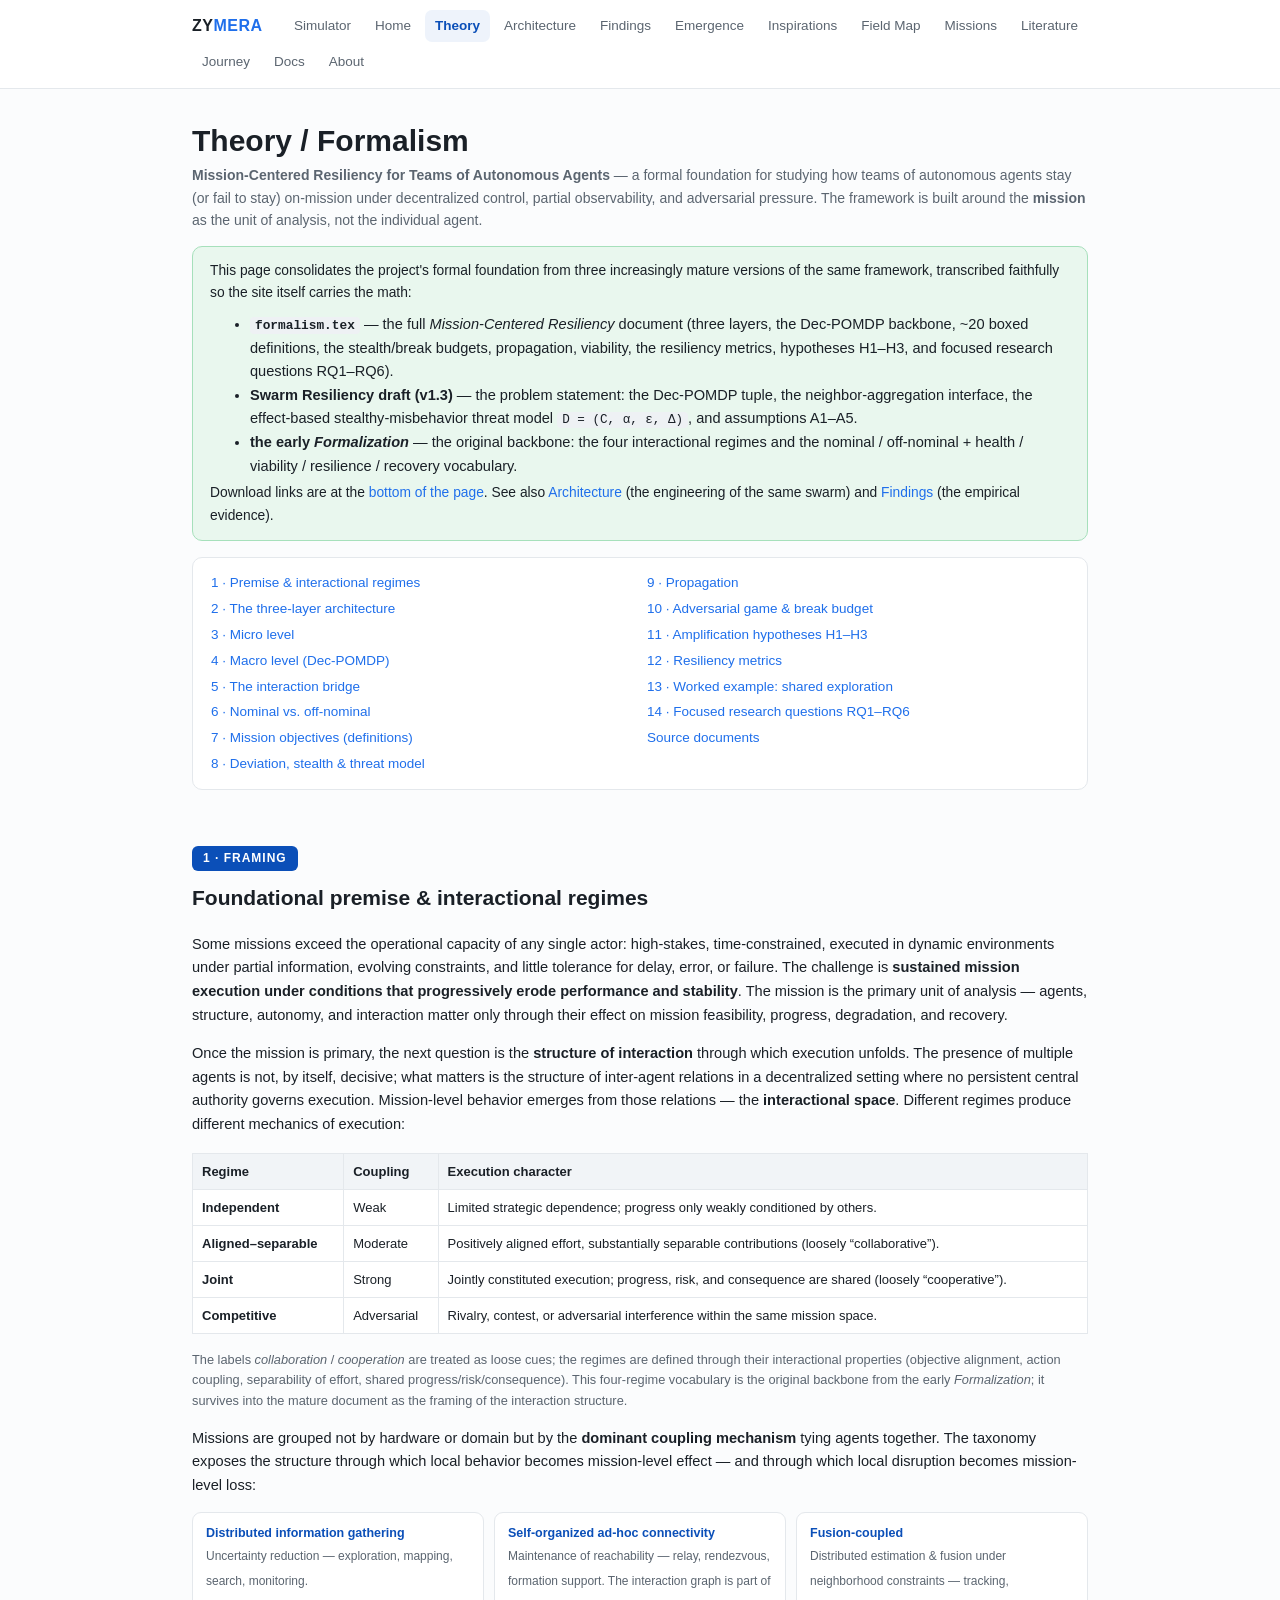
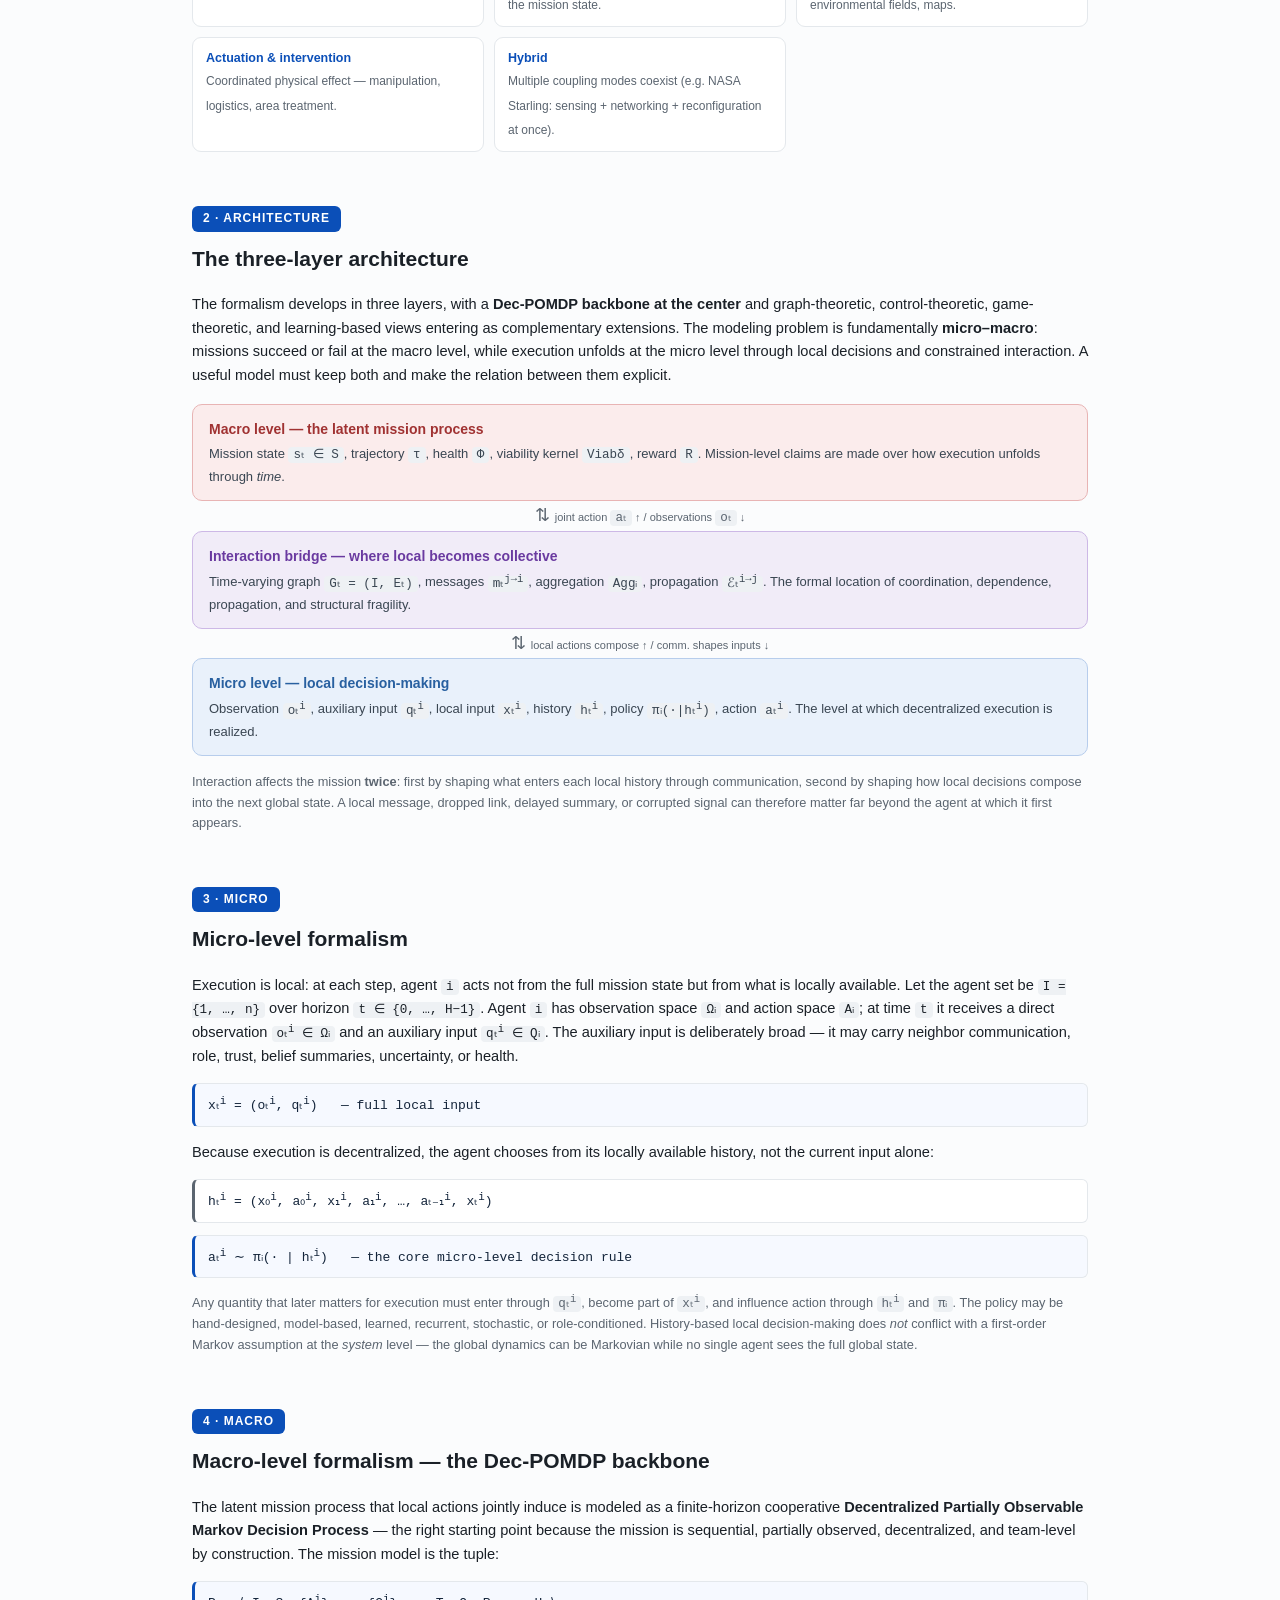
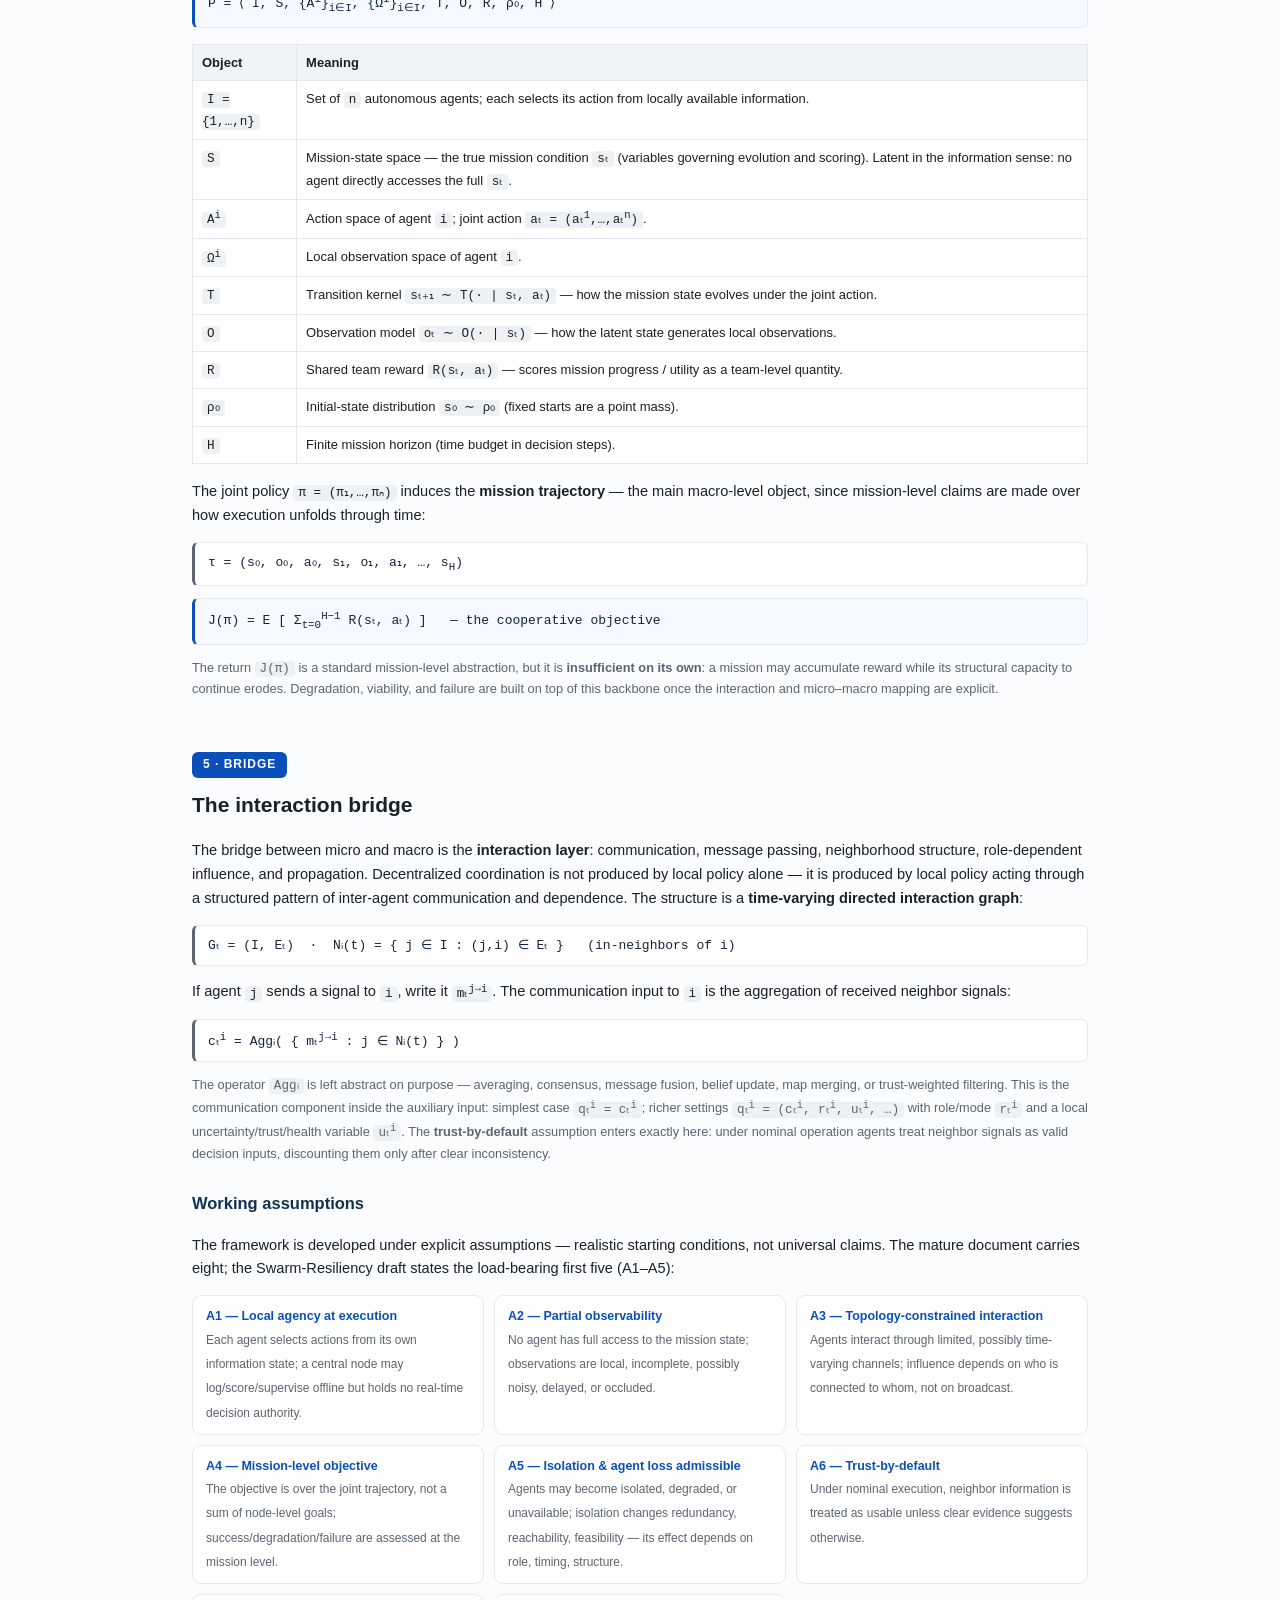
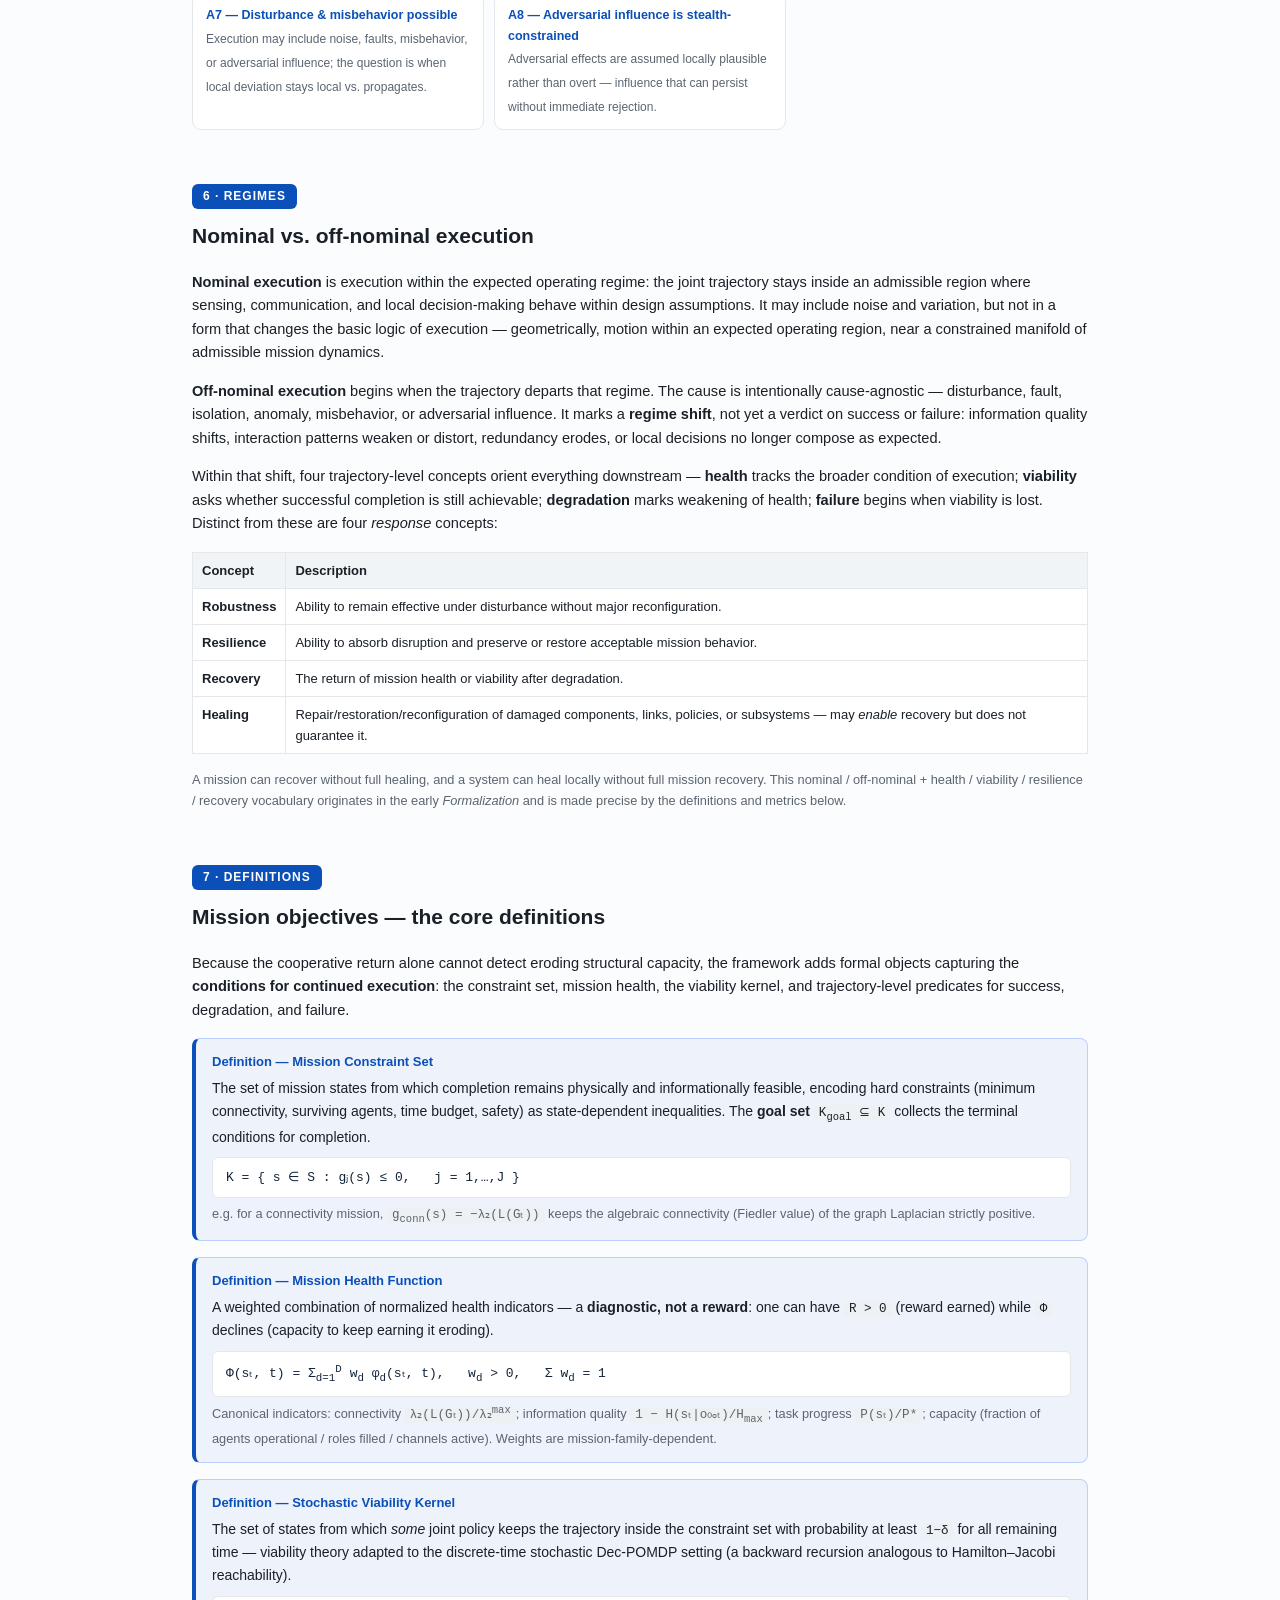
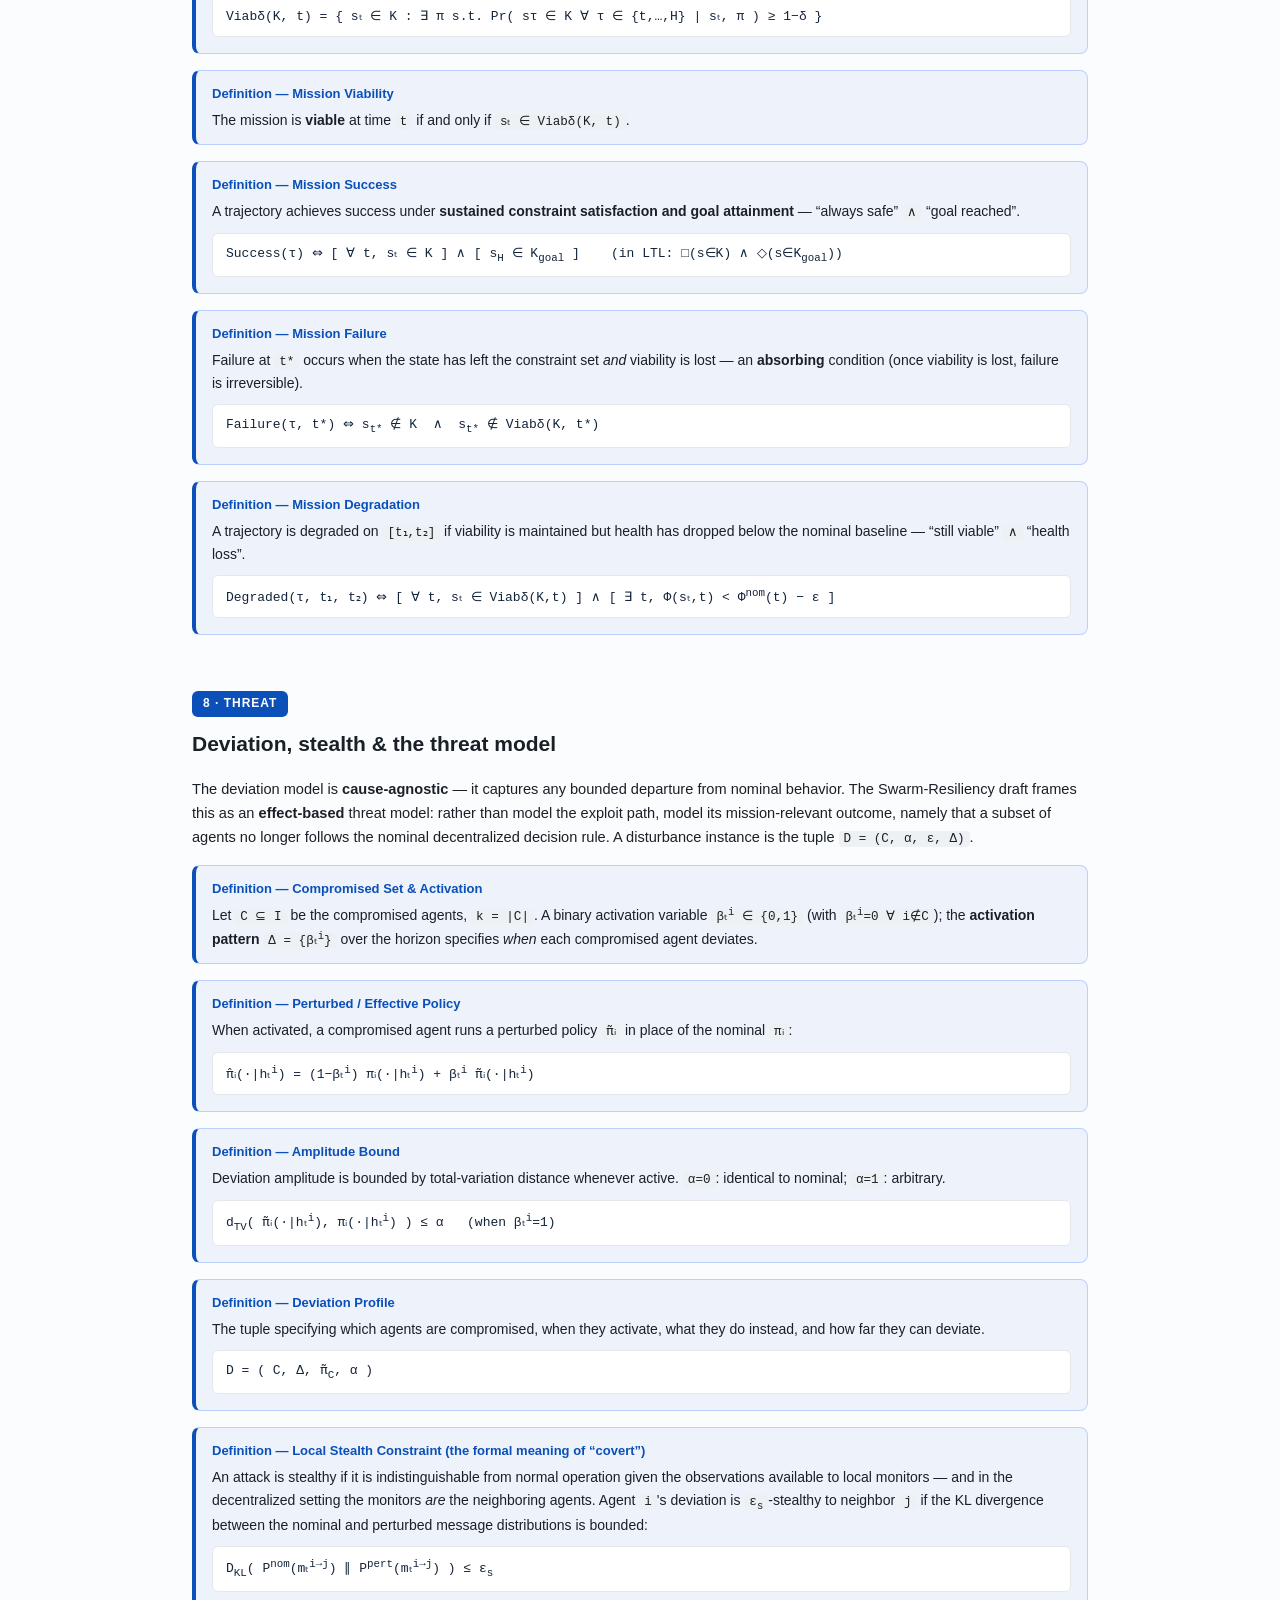
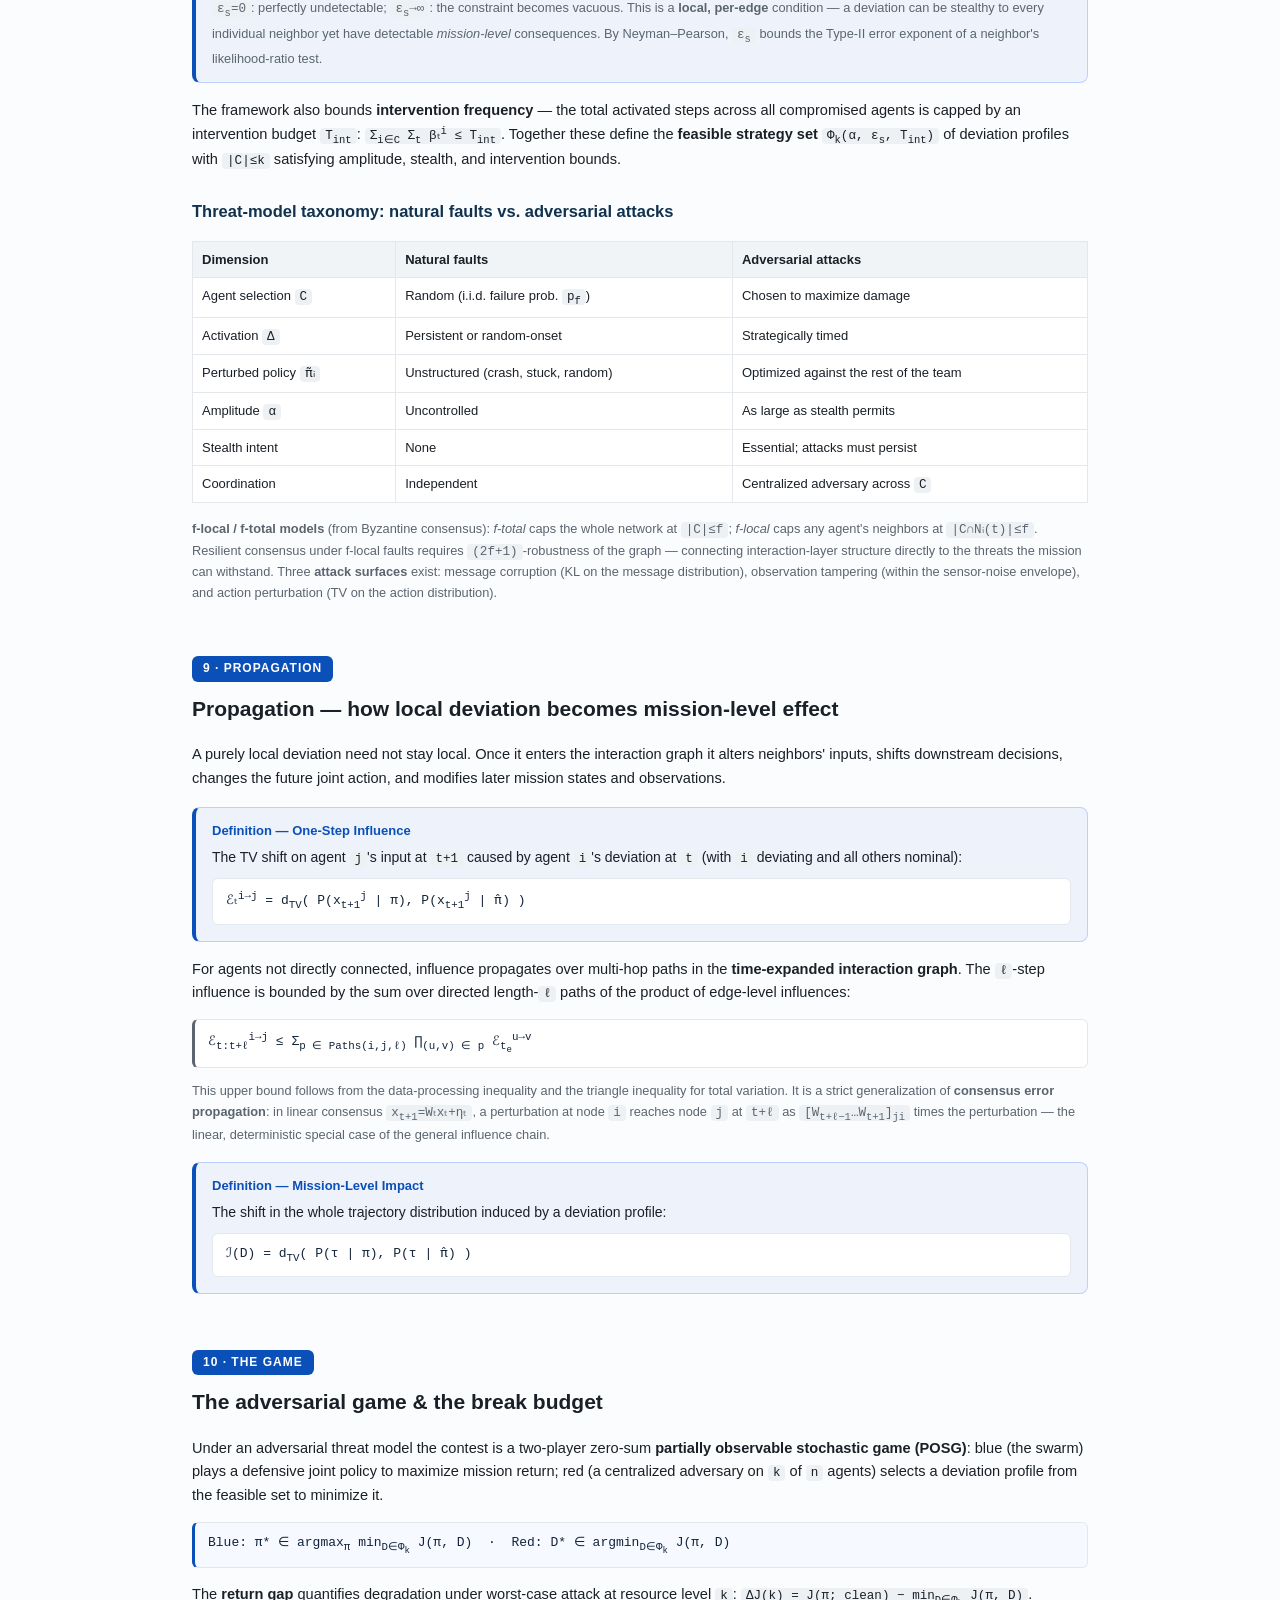
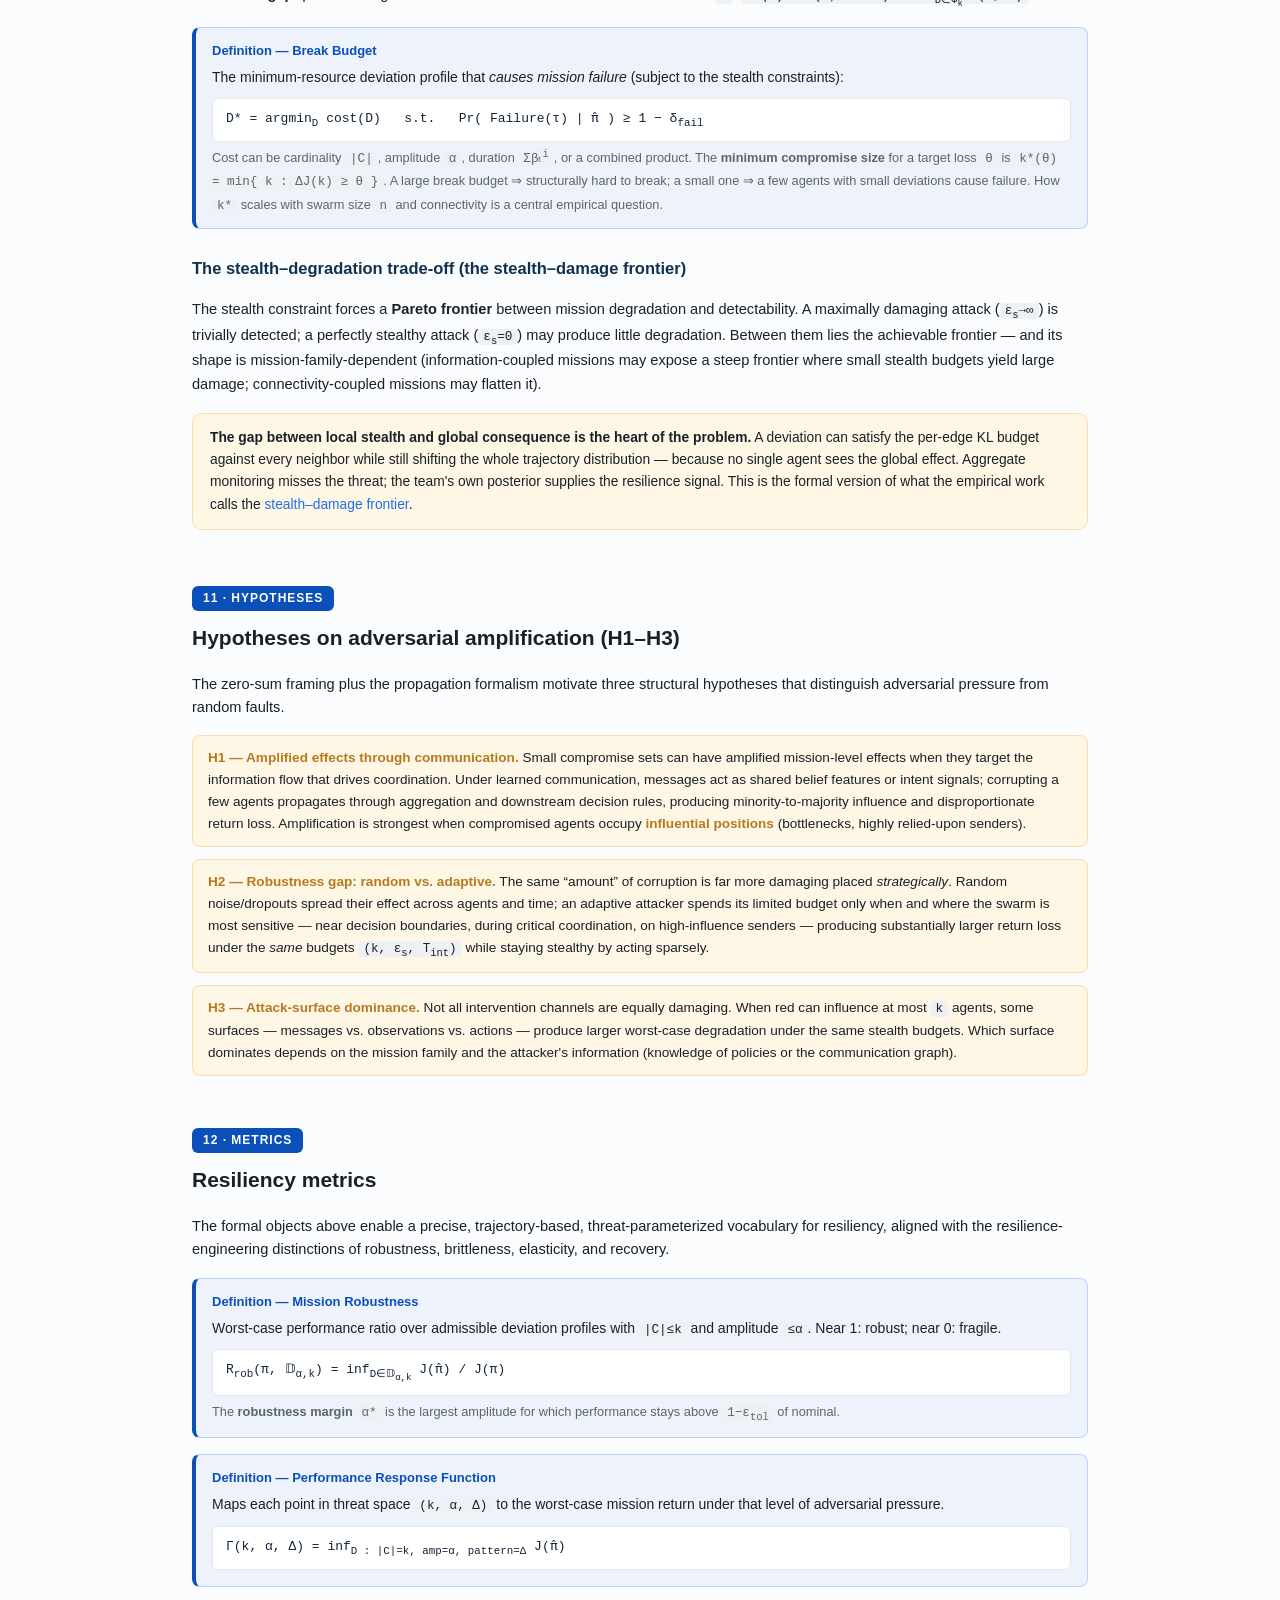
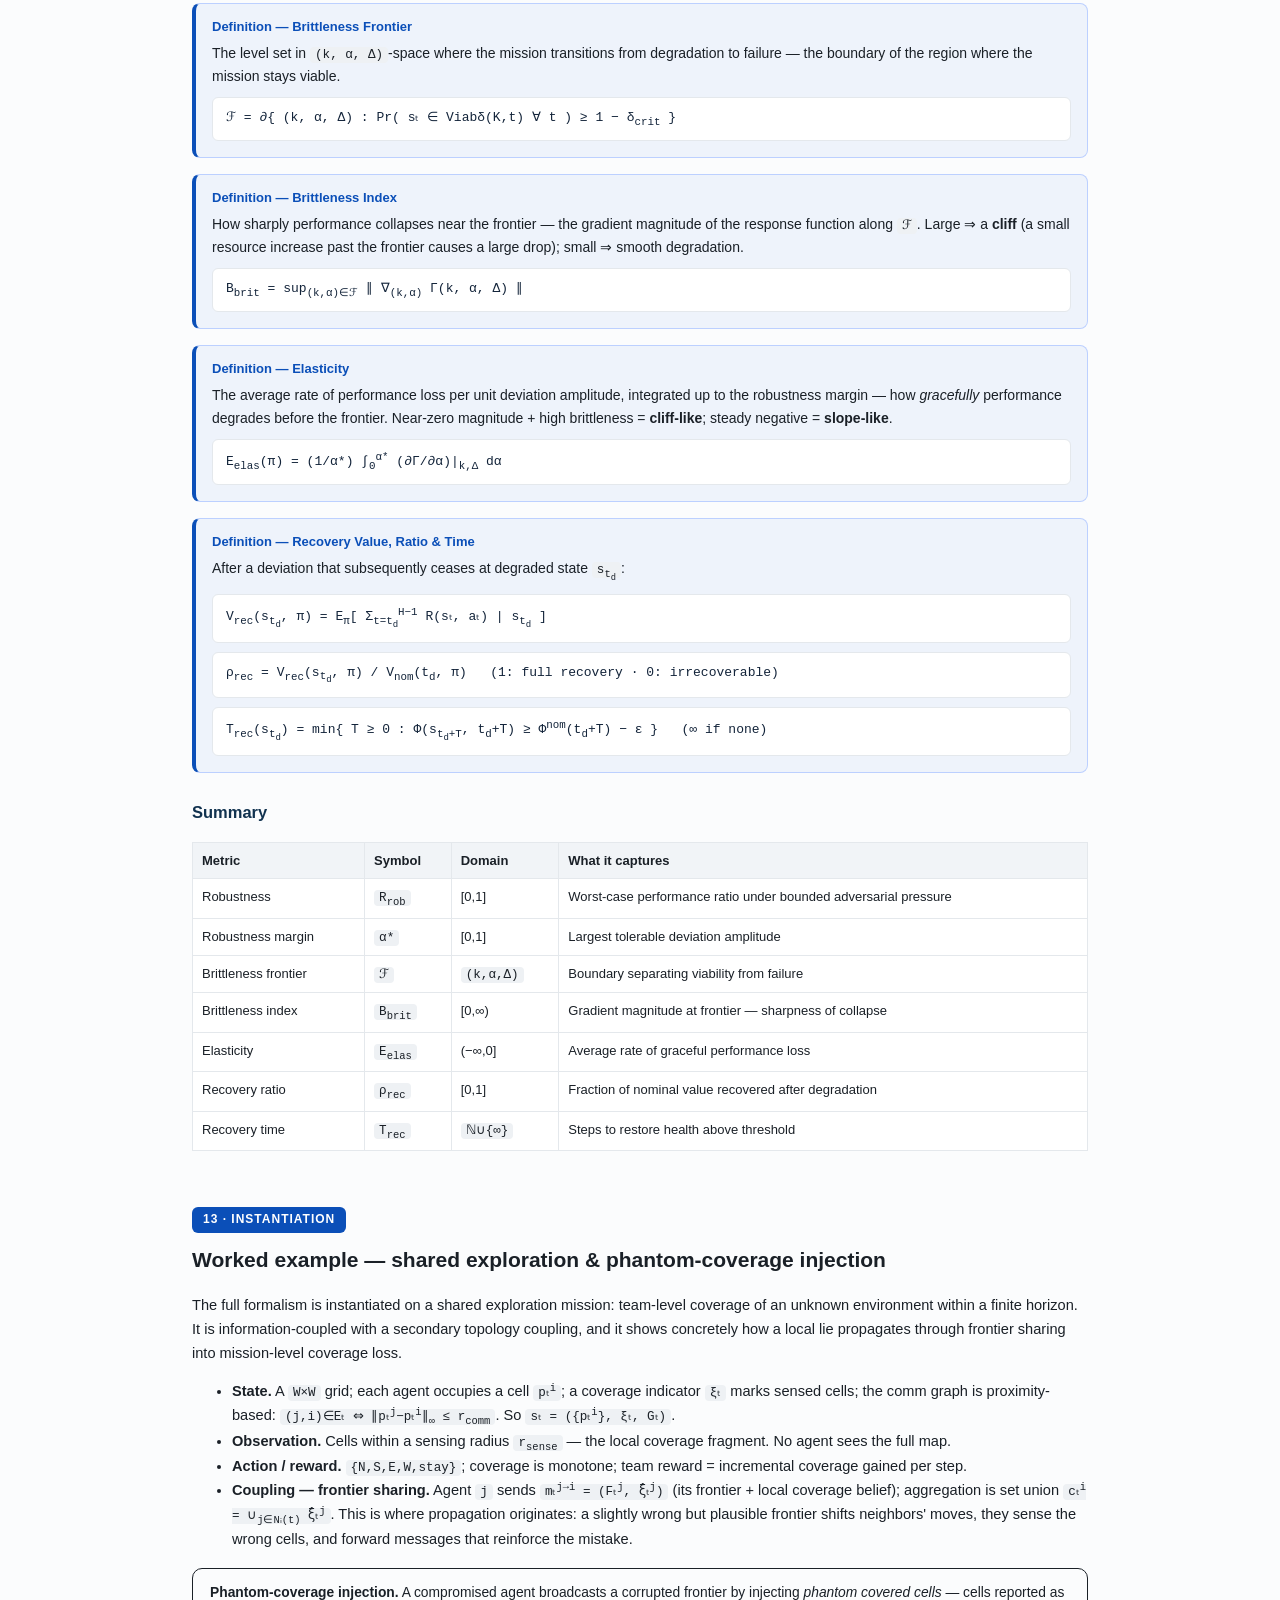
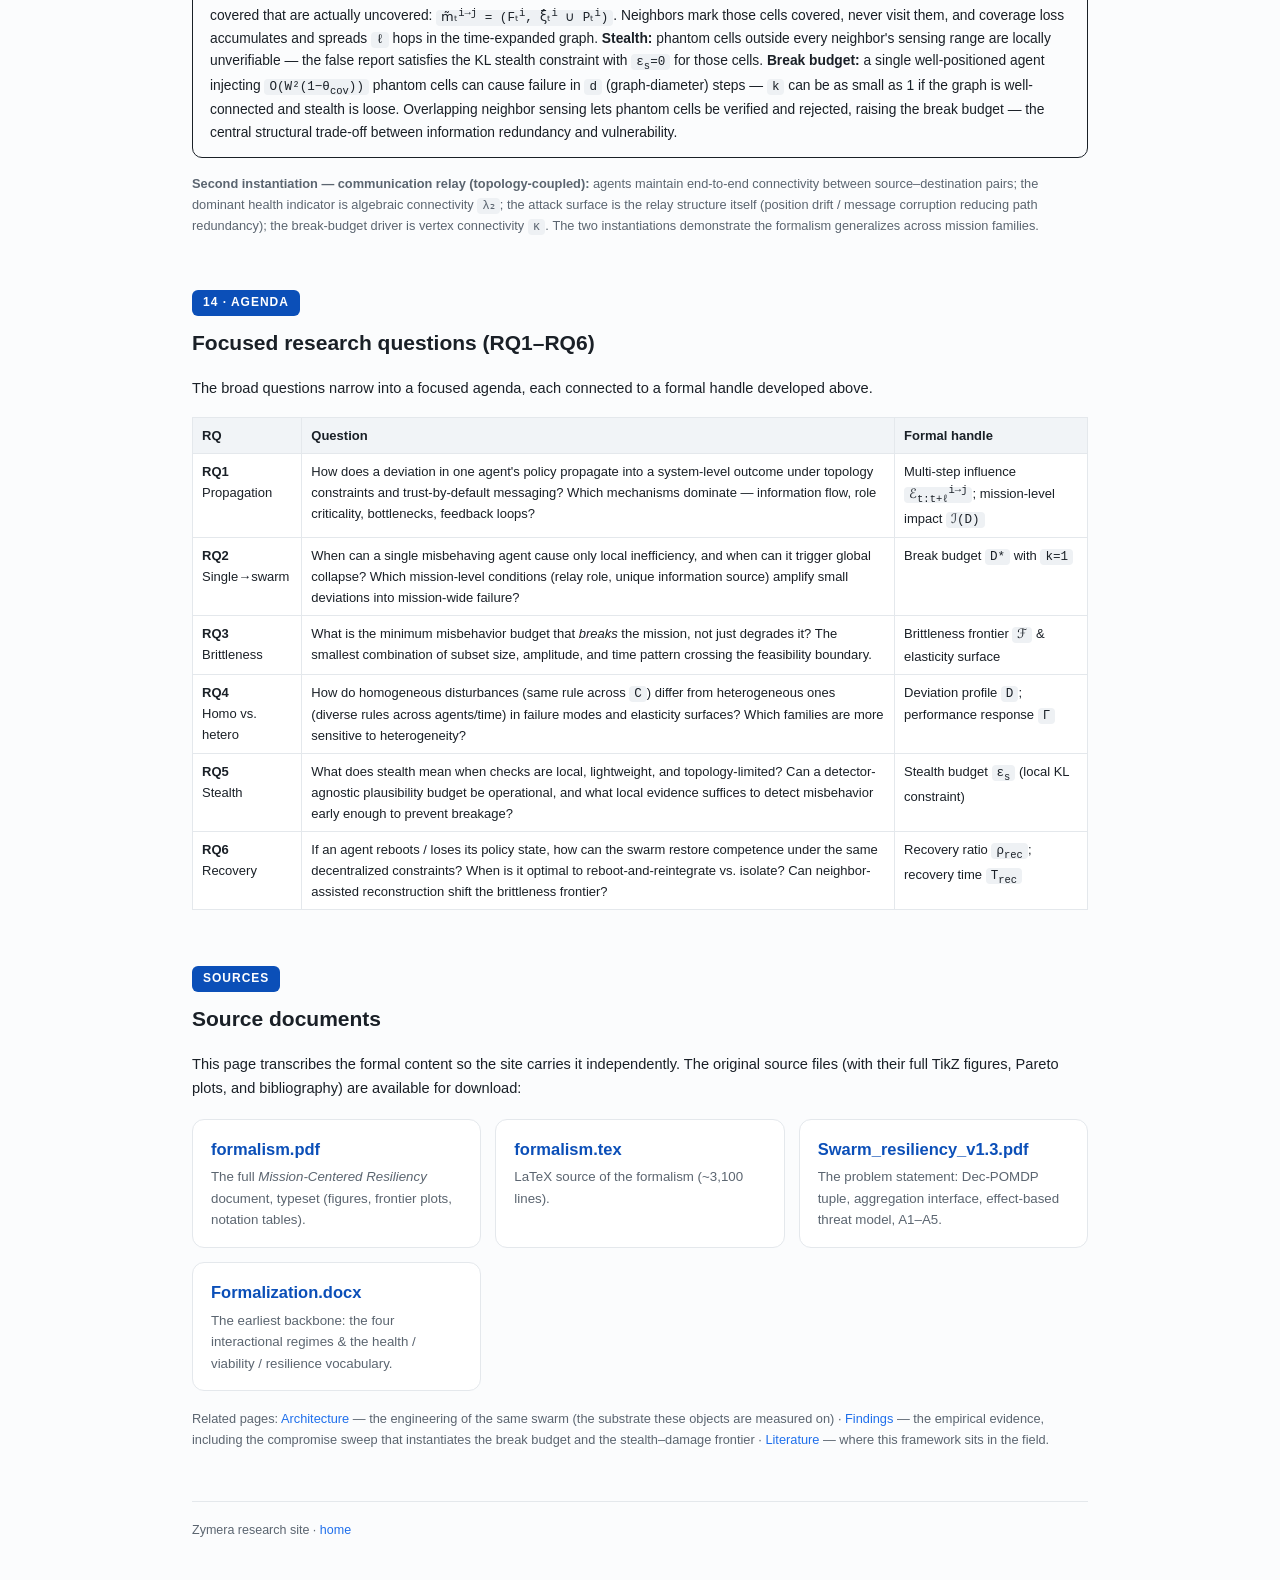
<file: theory.html>
<!DOCTYPE html>
<html lang="en"><head><meta charset="utf-8"><meta name="viewport" content="width=device-width, initial-scale=1">
<title>Zymera — Theory / Formalism</title><link rel="stylesheet" href="assets/style.css">
<style>
  /* page-local patterns */
  .toc2{background:#fff;border:1px solid var(--line);border-radius:10px;padding:12px 18px;font-size:13.5px;margin:16px 0;columns:2}
  .toc2 a{display:block;padding:2px 0}
  .flank{font-size:12px;text-transform:uppercase;letter-spacing:1px;color:#fff;background:var(--accent-d);
    display:inline-block;padding:3px 11px;border-radius:6px;font-weight:800;margin:40px 0 4px}
  /* boxed definition */
  .def{background:#eef3fb;border:1px solid #bcd0ff;border-left:4px solid var(--accent-d);
    border-radius:8px;padding:12px 16px;margin:16px 0;font-size:14px}
  .def .dt{font-weight:800;color:var(--accent-d);font-size:13px;text-transform:none;display:block;margin-bottom:5px}
  .def .eqn{display:block;background:#fff;border:1px solid var(--line);border-radius:6px;
    padding:9px 13px;margin:9px 0 4px;font-family:ui-monospace,SFMono-Regular,Menlo,monospace;
    font-size:13px;overflow-x:auto;color:#13243a}
  /* assumption / hypothesis box */
  .ass{background:#fff7e6;border:1px solid #ffd8a8;border-radius:8px;padding:11px 15px;margin:12px 0;font-size:13.6px}
  .ass b{color:var(--warn)}
  /* standalone equation (outside def) */
  .eq{display:block;background:#fff;border:1px solid var(--line);border-left:3px solid var(--mut);
    border-radius:6px;padding:9px 13px;margin:12px 0;font-family:ui-monospace,SFMono-Regular,Menlo,monospace;
    font-size:13px;overflow-x:auto;color:#13243a}
  .eq.key{border-left-color:var(--accent-d);background:#f6f9ff}
  /* three-layer stack */
  .stack{display:grid;gap:8px;margin:16px 0}
  .stack .lyr{border-radius:10px;padding:13px 16px;border:1px solid}
  .stack .macro{background:#fbecec;border-color:#e8b4b4}
  .stack .bridge{background:#f1ecf8;border-color:#cdb8e6}
  .stack .micro{background:#e9f1fb;border-color:#b7cdec}
  .stack h4{margin:0 0 3px;font-size:14px}
  .stack .macro h4{color:#a03232}.stack .bridge h4{color:#6a3aa0}.stack .micro h4{color:#2860a0}
  .stack p{margin:0;font-size:13px;color:#3a4652}
  .stack .conn{text-align:center;color:var(--mut);font-size:18px;line-height:.7}
  /* definition mini-index cards */
  .defgrid{display:grid;grid-template-columns:repeat(auto-fill,minmax(220px,1fr));gap:10px;margin:14px 0}
  .defgrid div{background:#fff;border:1px solid var(--line);border-radius:9px;padding:10px 13px}
  .defgrid b{display:block;font-size:12.5px;color:var(--accent-d)}
  .defgrid span{font-size:12px;color:var(--mut)}
  .sym{font-family:ui-monospace,SFMono-Regular,Menlo,monospace;font-size:12.6px;background:#eef1f4;padding:1px 5px;border-radius:4px}
</style></head><body>
<div class="nav"><div class="nav-inner">
  <a class="brand" href="index.html">ZY<span>MERA</span></a>
  <a class="lnk" href="report/index.html">Simulator</a>
  <a class="lnk" href="index.html">Home</a>
  <a class="lnk active" href="theory.html">Theory</a>
  <a class="lnk" href="architecture.html">Architecture</a>
  <a class="lnk" href="findings.html">Findings</a>
  <a class="lnk" href="emergence.html">Emergence</a>
  <a class="lnk" href="inspirations.html">Inspirations</a>
  <a class="lnk" href="field-map.html">Field Map</a>
  <a class="lnk" href="missions.html">Missions</a>
  <a class="lnk" href="related-work.html">Literature</a>
  <a class="lnk" href="journey.html">Journey</a>
  <a class="lnk" href="documents.html">Docs</a>
  <a class="lnk" href="about.html">About</a>
</div></div>

<div class="wrap">
  <h1>Theory / Formalism</h1>
  <p class="sub"><b>Mission-Centered Resiliency for Teams of Autonomous Agents</b> — a formal foundation for studying how teams of autonomous agents stay (or fail to stay) on-mission under decentralized control, partial observability, and adversarial pressure. The framework is built around the <b>mission</b> as the unit of analysis, not the individual agent.</p>

  <div class="callout key" style="margin-top:14px">
    This page consolidates the project's formal foundation from three increasingly mature versions of the same framework, transcribed faithfully so the site itself carries the math:
    <ul style="margin:8px 0 4px">
      <li><b><code>formalism.tex</code></b> — the full <i>Mission-Centered Resiliency</i> document (three layers, the Dec-POMDP backbone, ~20 boxed definitions, the stealth/break budgets, propagation, viability, the resiliency metrics, hypotheses H1–H3, and focused research questions RQ1–RQ6).</li>
      <li><b>Swarm Resiliency draft (v1.3)</b> — the problem statement: the Dec-POMDP tuple, the neighbor-aggregation interface, the effect-based stealthy-misbehavior threat model <span class="sym">D = (C, α, ε, Δ)</span>, and assumptions A1–A5.</li>
      <li><b>the early <i>Formalization</i></b> — the original backbone: the four interactional regimes and the nominal / off-nominal + health / viability / resilience / recovery vocabulary.</li>
    </ul>
    Download links are at the <a href="#downloads">bottom of the page</a>. See also <a href="architecture.html">Architecture</a> (the engineering of the same swarm) and <a href="findings.html">Findings</a> (the empirical evidence).
  </div>

  <div class="toc2">
    <a href="#premise">1 · Premise &amp; interactional regimes</a>
    <a href="#three">2 · The three-layer architecture</a>
    <a href="#micro">3 · Micro level</a>
    <a href="#macro">4 · Macro level (Dec-POMDP)</a>
    <a href="#bridge">5 · The interaction bridge</a>
    <a href="#nominal">6 · Nominal vs. off-nominal</a>
    <a href="#objectives">7 · Mission objectives (definitions)</a>
    <a href="#threat">8 · Deviation, stealth &amp; threat model</a>
    <a href="#propagation">9 · Propagation</a>
    <a href="#break">10 · Adversarial game &amp; break budget</a>
    <a href="#hyp">11 · Amplification hypotheses H1–H3</a>
    <a href="#metrics">12 · Resiliency metrics</a>
    <a href="#example">13 · Worked example: shared exploration</a>
    <a href="#rq">14 · Focused research questions RQ1–RQ6</a>
    <a href="#downloads">Source documents</a>
  </div>

  <!-- 1 PREMISE -->
  <span class="flank" id="premise">1 · framing</span>
  <h2 style="margin-top:6px;border:0;padding:0">Foundational premise &amp; interactional regimes</h2>
  <p>Some missions exceed the operational capacity of any single actor: high-stakes, time-constrained, executed in dynamic environments under partial information, evolving constraints, and little tolerance for delay, error, or failure. The challenge is <b>sustained mission execution under conditions that progressively erode performance and stability</b>. The mission is the primary unit of analysis — agents, structure, autonomy, and interaction matter only through their effect on mission feasibility, progress, degradation, and recovery.</p>
  <p>Once the mission is primary, the next question is the <b>structure of interaction</b> through which execution unfolds. The presence of multiple agents is not, by itself, decisive; what matters is the structure of inter-agent relations in a decentralized setting where no persistent central authority governs execution. Mission-level behavior emerges from those relations — the <b>interactional space</b>. Different regimes produce different mechanics of execution:</p>

  <table>
    <tr><th>Regime</th><th>Coupling</th><th>Execution character</th></tr>
    <tr><td><b>Independent</b></td><td>Weak</td><td>Limited strategic dependence; progress only weakly conditioned by others.</td></tr>
    <tr><td><b>Aligned&ndash;separable</b></td><td>Moderate</td><td>Positively aligned effort, substantially separable contributions (loosely &ldquo;collaborative&rdquo;).</td></tr>
    <tr><td><b>Joint</b></td><td>Strong</td><td>Jointly constituted execution; progress, risk, and consequence are shared (loosely &ldquo;cooperative&rdquo;).</td></tr>
    <tr><td><b>Competitive</b></td><td>Adversarial</td><td>Rivalry, contest, or adversarial interference within the same mission space.</td></tr>
  </table>
  <p class="meta">The labels <i>collaboration</i> / <i>cooperation</i> are treated as loose cues; the regimes are defined through their interactional properties (objective alignment, action coupling, separability of effort, shared progress/risk/consequence). This four-regime vocabulary is the original backbone from the early <i>Formalization</i>; it survives into the mature document as the framing of the interaction structure.</p>

  <p>Missions are grouped not by hardware or domain but by the <b>dominant coupling mechanism</b> tying agents together. The taxonomy exposes the structure through which local behavior becomes mission-level effect — and through which local disruption becomes mission-level loss:</p>
  <div class="defgrid">
    <div><b>Distributed information gathering</b><span>Uncertainty reduction — exploration, mapping, search, monitoring.</span></div>
    <div><b>Self-organized ad-hoc connectivity</b><span>Maintenance of reachability — relay, rendezvous, formation support. The interaction graph is part of the mission state.</span></div>
    <div><b>Fusion-coupled</b><span>Distributed estimation &amp; fusion under neighborhood constraints — tracking, environmental fields, maps.</span></div>
    <div><b>Actuation &amp; intervention</b><span>Coordinated physical effect — manipulation, logistics, area treatment.</span></div>
    <div><b>Hybrid</b><span>Multiple coupling modes coexist (e.g. NASA Starling: sensing + networking + reconfiguration at once).</span></div>
  </div>

  <!-- 2 THREE LAYERS -->
  <span class="flank" id="three">2 · architecture</span>
  <h2 style="margin-top:6px;border:0;padding:0">The three-layer architecture</h2>
  <p>The formalism develops in three layers, with a <b>Dec-POMDP backbone at the center</b> and graph-theoretic, control-theoretic, game-theoretic, and learning-based views entering as complementary extensions. The modeling problem is fundamentally <b>micro&ndash;macro</b>: missions succeed or fail at the macro level, while execution unfolds at the micro level through local decisions and constrained interaction. A useful model must keep both and make the relation between them explicit.</p>

  <div class="stack">
    <div class="lyr macro"><h4>Macro level — the latent mission process</h4><p>Mission state <span class="sym">s&#8348; &isin; S</span>, trajectory <span class="sym">&tau;</span>, health <span class="sym">&Phi;</span>, viability kernel <span class="sym">Viab&#948;</span>, reward <span class="sym">R</span>. Mission-level claims are made over how execution unfolds through <i>time</i>.</p></div>
    <div class="conn">&#8645; <span style="font-size:11px">joint action <span class="sym">a&#8348;</span> &uarr; / observations <span class="sym">o&#8348;</span> &darr;</span></div>
    <div class="lyr bridge"><h4>Interaction bridge — where local becomes collective</h4><p>Time-varying graph <span class="sym">G&#8348; = (I, E&#8348;)</span>, messages <span class="sym">m&#8348;<sup>j&rarr;i</sup></span>, aggregation <span class="sym">Agg&#7522;</span>, propagation <span class="sym">&#8496;&#8348;<sup>i&rarr;j</sup></span>. The formal location of coordination, dependence, propagation, and structural fragility.</p></div>
    <div class="conn">&#8645; <span style="font-size:11px">local actions compose &uarr; / comm. shapes inputs &darr;</span></div>
    <div class="lyr micro"><h4>Micro level — local decision-making</h4><p>Observation <span class="sym">o&#8348;<sup>i</sup></span>, auxiliary input <span class="sym">q&#8348;<sup>i</sup></span>, local input <span class="sym">x&#8348;<sup>i</sup></span>, history <span class="sym">h&#8348;<sup>i</sup></span>, policy <span class="sym">&pi;&#7522;(&middot;|h&#8348;<sup>i</sup>)</span>, action <span class="sym">a&#8348;<sup>i</sup></span>. The level at which decentralized execution is realized.</p></div>
  </div>
  <p class="meta">Interaction affects the mission <b>twice</b>: first by shaping what enters each local history through communication, second by shaping how local decisions compose into the next global state. A local message, dropped link, delayed summary, or corrupted signal can therefore matter far beyond the agent at which it first appears.</p>

  <!-- 3 MICRO -->
  <span class="flank" id="micro">3 · micro</span>
  <h2 style="margin-top:6px;border:0;padding:0">Micro-level formalism</h2>
  <p>Execution is local: at each step, agent <span class="sym">i</span> acts not from the full mission state but from what is locally available. Let the agent set be <span class="sym">I = {1, &hellip;, n}</span> over horizon <span class="sym">t &isin; {0, &hellip;, H&minus;1}</span>. Agent <span class="sym">i</span> has observation space <span class="sym">&Omega;&#7522;</span> and action space <span class="sym">A&#7522;</span>; at time <span class="sym">t</span> it receives a direct observation <span class="sym">o&#8348;<sup>i</sup> &isin; &Omega;&#7522;</span> and an auxiliary input <span class="sym">q&#8348;<sup>i</sup> &isin; Q&#7522;</span>. The auxiliary input is deliberately broad — it may carry neighbor communication, role, trust, belief summaries, uncertainty, or health.</p>
  <div class="eq key">x&#8348;<sup>i</sup> = (o&#8348;<sup>i</sup>, q&#8348;<sup>i</sup>) &nbsp; &mdash; full local input</div>
  <p>Because execution is decentralized, the agent chooses from its locally available history, not the current input alone:</p>
  <div class="eq">h&#8348;<sup>i</sup> = (x&#8320;<sup>i</sup>, a&#8320;<sup>i</sup>, x&#8321;<sup>i</sup>, a&#8321;<sup>i</sup>, &hellip;, a&#8348;&#8331;&#8321;<sup>i</sup>, x&#8348;<sup>i</sup>)</div>
  <div class="eq key">a&#8348;<sup>i</sup> &sim; &pi;&#7522;(&middot; | h&#8348;<sup>i</sup>) &nbsp; &mdash; the core micro-level decision rule</div>
  <p class="meta">Any quantity that later matters for execution must enter through <span class="sym">q&#8348;<sup>i</sup></span>, become part of <span class="sym">x&#8348;<sup>i</sup></span>, and influence action through <span class="sym">h&#8348;<sup>i</sup></span> and <span class="sym">&pi;&#7522;</span>. The policy may be hand-designed, model-based, learned, recurrent, stochastic, or role-conditioned. History-based local decision-making does <i>not</i> conflict with a first-order Markov assumption at the <i>system</i> level — the global dynamics can be Markovian while no single agent sees the full global state.</p>

  <!-- 4 MACRO -->
  <span class="flank" id="macro">4 · macro</span>
  <h2 style="margin-top:6px;border:0;padding:0">Macro-level formalism — the Dec-POMDP backbone</h2>
  <p>The latent mission process that local actions jointly induce is modeled as a finite-horizon cooperative <b>Decentralized Partially Observable Markov Decision Process</b> — the right starting point because the mission is sequential, partially observed, decentralized, and team-level by construction. The mission model is the tuple:</p>
  <div class="eq key">P = &langle; I, S, {A<sup>i</sup>}<sub>i&isin;I</sub>, {&Omega;<sup>i</sup>}<sub>i&isin;I</sub>, T, O, R, &rho;&#8320;, H &rangle;</div>
  <table>
    <tr><th>Object</th><th>Meaning</th></tr>
    <tr><td><span class="sym">I = {1,&hellip;,n}</span></td><td>Set of <span class="sym">n</span> autonomous agents; each selects its action from locally available information.</td></tr>
    <tr><td><span class="sym">S</span></td><td>Mission-state space — the true mission condition <span class="sym">s&#8348;</span> (variables governing evolution and scoring). Latent in the information sense: no agent directly accesses the full <span class="sym">s&#8348;</span>.</td></tr>
    <tr><td><span class="sym">A<sup>i</sup></span></td><td>Action space of agent <span class="sym">i</span>; joint action <span class="sym">a&#8348; = (a&#8348;<sup>1</sup>,&hellip;,a&#8348;<sup>n</sup>)</span>.</td></tr>
    <tr><td><span class="sym">&Omega;<sup>i</sup></span></td><td>Local observation space of agent <span class="sym">i</span>.</td></tr>
    <tr><td><span class="sym">T</span></td><td>Transition kernel <span class="sym">s&#8348;&#8330;&#8321; &sim; T(&middot; | s&#8348;, a&#8348;)</span> — how the mission state evolves under the joint action.</td></tr>
    <tr><td><span class="sym">O</span></td><td>Observation model <span class="sym">o&#8348; &sim; O(&middot; | s&#8348;)</span> — how the latent state generates local observations.</td></tr>
    <tr><td><span class="sym">R</span></td><td>Shared team reward <span class="sym">R(s&#8348;, a&#8348;)</span> — scores mission progress / utility as a team-level quantity.</td></tr>
    <tr><td><span class="sym">&rho;&#8320;</span></td><td>Initial-state distribution <span class="sym">s&#8320; &sim; &rho;&#8320;</span> (fixed starts are a point mass).</td></tr>
    <tr><td><span class="sym">H</span></td><td>Finite mission horizon (time budget in decision steps).</td></tr>
  </table>
  <p>The joint policy <span class="sym">&pi; = (&pi;&#8321;,&hellip;,&pi;&#8345;)</span> induces the <b>mission trajectory</b> — the main macro-level object, since mission-level claims are made over how execution unfolds through time:</p>
  <div class="eq">&tau; = (s&#8320;, o&#8320;, a&#8320;, s&#8321;, o&#8321;, a&#8321;, &hellip;, s<sub>H</sub>)</div>
  <div class="eq key">J(&pi;) = E [ &Sigma;<sub>t=0</sub><sup>H&minus;1</sup> R(s&#8348;, a&#8348;) ] &nbsp; &mdash; the cooperative objective</div>
  <p class="meta">The return <span class="sym">J(&pi;)</span> is a standard mission-level abstraction, but it is <b>insufficient on its own</b>: a mission may accumulate reward while its structural capacity to continue erodes. Degradation, viability, and failure are built on top of this backbone once the interaction and micro&ndash;macro mapping are explicit.</p>

  <!-- 5 BRIDGE -->
  <span class="flank" id="bridge">5 · bridge</span>
  <h2 style="margin-top:6px;border:0;padding:0">The interaction bridge</h2>
  <p>The bridge between micro and macro is the <b>interaction layer</b>: communication, message passing, neighborhood structure, role-dependent influence, and propagation. Decentralized coordination is not produced by local policy alone — it is produced by local policy acting through a structured pattern of inter-agent communication and dependence. The structure is a <b>time-varying directed interaction graph</b>:</p>
  <div class="eq">G&#8348; = (I, E&#8348;) &nbsp;&middot;&nbsp; N&#7522;(t) = { j &isin; I : (j,i) &isin; E&#8348; } &nbsp; (in-neighbors of i)</div>
  <p>If agent <span class="sym">j</span> sends a signal to <span class="sym">i</span>, write it <span class="sym">m&#8348;<sup>j&rarr;i</sup></span>. The communication input to <span class="sym">i</span> is the aggregation of received neighbor signals:</p>
  <div class="eq">c&#8348;<sup>i</sup> = Agg&#7522;( { m&#8348;<sup>j&rarr;i</sup> : j &isin; N&#7522;(t) } )</div>
  <p class="meta">The operator <span class="sym">Agg&#7522;</span> is left abstract on purpose — averaging, consensus, message fusion, belief update, map merging, or trust-weighted filtering. This is the communication component inside the auxiliary input: simplest case <span class="sym">q&#8348;<sup>i</sup> = c&#8348;<sup>i</sup></span>; richer settings <span class="sym">q&#8348;<sup>i</sup> = (c&#8348;<sup>i</sup>, r&#8348;<sup>i</sup>, u&#8348;<sup>i</sup>, &hellip;)</span> with role/mode <span class="sym">r&#8348;<sup>i</sup></span> and a local uncertainty/trust/health variable <span class="sym">u&#8348;<sup>i</sup></span>. The <b>trust-by-default</b> assumption enters exactly here: under nominal operation agents treat neighbor signals as valid decision inputs, discounting them only after clear inconsistency.</p>

  <h3>Working assumptions</h3>
  <p>The framework is developed under explicit assumptions — realistic starting conditions, not universal claims. The mature document carries eight; the Swarm-Resiliency draft states the load-bearing first five (A1&ndash;A5):</p>
  <div class="defgrid">
    <div><b>A1 — Local agency at execution</b><span>Each agent selects actions from its own information state; a central node may log/score/supervise offline but holds no real-time decision authority.</span></div>
    <div><b>A2 — Partial observability</b><span>No agent has full access to the mission state; observations are local, incomplete, possibly noisy, delayed, or occluded.</span></div>
    <div><b>A3 — Topology-constrained interaction</b><span>Agents interact through limited, possibly time-varying channels; influence depends on who is connected to whom, not on broadcast.</span></div>
    <div><b>A4 — Mission-level objective</b><span>The objective is over the joint trajectory, not a sum of node-level goals; success/degradation/failure are assessed at the mission level.</span></div>
    <div><b>A5 — Isolation &amp; agent loss admissible</b><span>Agents may become isolated, degraded, or unavailable; isolation changes redundancy, reachability, feasibility — its effect depends on role, timing, structure.</span></div>
    <div><b>A6 — Trust-by-default</b><span>Under nominal execution, neighbor information is treated as usable unless clear evidence suggests otherwise.</span></div>
    <div><b>A7 — Disturbance &amp; misbehavior possible</b><span>Execution may include noise, faults, misbehavior, or adversarial influence; the question is when local deviation stays local vs. propagates.</span></div>
    <div><b>A8 — Adversarial influence is stealth-constrained</b><span>Adversarial effects are assumed locally plausible rather than overt — influence that can persist without immediate rejection.</span></div>
  </div>

  <!-- 6 NOMINAL -->
  <span class="flank" id="nominal">6 · regimes</span>
  <h2 style="margin-top:6px;border:0;padding:0">Nominal vs. off-nominal execution</h2>
  <p><b>Nominal execution</b> is execution within the expected operating regime: the joint trajectory stays inside an admissible region where sensing, communication, and local decision-making behave within design assumptions. It may include noise and variation, but not in a form that changes the basic logic of execution — geometrically, motion within an expected operating region, near a constrained manifold of admissible mission dynamics.</p>
  <p><b>Off-nominal execution</b> begins when the trajectory departs that regime. The cause is intentionally cause-agnostic — disturbance, fault, isolation, anomaly, misbehavior, or adversarial influence. It marks a <b>regime shift</b>, not yet a verdict on success or failure: information quality shifts, interaction patterns weaken or distort, redundancy erodes, or local decisions no longer compose as expected.</p>
  <p>Within that shift, four trajectory-level concepts orient everything downstream — <b>health</b> tracks the broader condition of execution; <b>viability</b> asks whether successful completion is still achievable; <b>degradation</b> marks weakening of health; <b>failure</b> begins when viability is lost. Distinct from these are four <i>response</i> concepts:</p>
  <table>
    <tr><th>Concept</th><th>Description</th></tr>
    <tr><td><b>Robustness</b></td><td>Ability to remain effective under disturbance without major reconfiguration.</td></tr>
    <tr><td><b>Resilience</b></td><td>Ability to absorb disruption and preserve or restore acceptable mission behavior.</td></tr>
    <tr><td><b>Recovery</b></td><td>The return of mission health or viability after degradation.</td></tr>
    <tr><td><b>Healing</b></td><td>Repair/restoration/reconfiguration of damaged components, links, policies, or subsystems — may <i>enable</i> recovery but does not guarantee it.</td></tr>
  </table>
  <p class="meta">A mission can recover without full healing, and a system can heal locally without full mission recovery. This nominal / off-nominal + health / viability / resilience / recovery vocabulary originates in the early <i>Formalization</i> and is made precise by the definitions and metrics below.</p>

  <!-- 7 OBJECTIVES -->
  <span class="flank" id="objectives">7 · definitions</span>
  <h2 style="margin-top:6px;border:0;padding:0">Mission objectives — the core definitions</h2>
  <p>Because the cooperative return alone cannot detect eroding structural capacity, the framework adds formal objects capturing the <b>conditions for continued execution</b>: the constraint set, mission health, the viability kernel, and trajectory-level predicates for success, degradation, and failure.</p>

  <div class="def"><span class="dt">Definition — Mission Constraint Set</span>
  The set of mission states from which completion remains physically and informationally feasible, encoding hard constraints (minimum connectivity, surviving agents, time budget, safety) as state-dependent inequalities. The <b>goal set</b> <span class="sym">K<sub>goal</sub> &sube; K</span> collects the terminal conditions for completion.
  <span class="eqn">K = { s &isin; S : g&#11388;(s) &le; 0, &nbsp; j = 1,&hellip;,J }</span>
  <span class="meta">e.g. for a connectivity mission, <span class="sym">g<sub>conn</sub>(s) = &minus;&lambda;&#8322;(L(G&#8348;))</span> keeps the algebraic connectivity (Fiedler value) of the graph Laplacian strictly positive.</span></div>

  <div class="def"><span class="dt">Definition — Mission Health Function</span>
  A weighted combination of normalized health indicators — a <b>diagnostic, not a reward</b>: one can have <span class="sym">R &gt; 0</span> (reward earned) while <span class="sym">&Phi;</span> declines (capacity to keep earning it eroding).
  <span class="eqn">&Phi;(s&#8348;, t) = &Sigma;<sub>d=1</sub><sup>D</sup> w<sub>d</sub> &phi;<sub>d</sub>(s&#8348;, t), &nbsp; w<sub>d</sub> &gt; 0, &nbsp; &Sigma; w<sub>d</sub> = 1</span>
  <span class="meta">Canonical indicators: connectivity <span class="sym">&lambda;&#8322;(L(G&#8348;))/&lambda;&#8322;<sup>max</sup></span>; information quality <span class="sym">1 &minus; H(s&#8348;|o&#8320;&#8338;&#8348;)/H<sub>max</sub></span>; task progress <span class="sym">P(s&#8348;)/P*</span>; capacity (fraction of agents operational / roles filled / channels active). Weights are mission-family-dependent.</span></div>

  <div class="def"><span class="dt">Definition — Stochastic Viability Kernel</span>
  The set of states from which <i>some</i> joint policy keeps the trajectory inside the constraint set with probability at least <span class="sym">1&minus;&delta;</span> for all remaining time — viability theory adapted to the discrete-time stochastic Dec-POMDP setting (a backward recursion analogous to Hamilton&ndash;Jacobi reachability).
  <span class="eqn">Viab&#948;(K, t) = { s&#8348; &isin; K : &exist; &pi; s.t. Pr( s&#964; &isin; K &forall; &tau; &isin; {t,&hellip;,H} | s&#8348;, &pi; ) &ge; 1&minus;&delta; }</span></div>

  <div class="def"><span class="dt">Definition — Mission Viability</span>
  The mission is <b>viable</b> at time <span class="sym">t</span> if and only if <span class="sym">s&#8348; &isin; Viab&#948;(K, t)</span>.</div>

  <div class="def"><span class="dt">Definition — Mission Success</span>
  A trajectory achieves success under <b>sustained constraint satisfaction and goal attainment</b> — &ldquo;always safe&rdquo; <span class="sym">&and;</span> &ldquo;goal reached&rdquo;.
  <span class="eqn">Success(&tau;) &hArr; [ &forall; t, s&#8348; &isin; K ] &and; [ s<sub>H</sub> &isin; K<sub>goal</sub> ] &nbsp;&nbsp; (in LTL: &#9633;(s&isin;K) &and; &#9671;(s&isin;K<sub>goal</sub>))</span></div>

  <div class="def"><span class="dt">Definition — Mission Failure</span>
  Failure at <span class="sym">t*</span> occurs when the state has left the constraint set <i>and</i> viability is lost — an <b>absorbing</b> condition (once viability is lost, failure is irreversible).
  <span class="eqn">Failure(&tau;, t*) &hArr; s<sub>t*</sub> &notin; K &nbsp;&and;&nbsp; s<sub>t*</sub> &notin; Viab&#948;(K, t*)</span></div>

  <div class="def"><span class="dt">Definition — Mission Degradation</span>
  A trajectory is degraded on <span class="sym">[t&#8321;,t&#8322;]</span> if viability is maintained but health has dropped below the nominal baseline — &ldquo;still viable&rdquo; <span class="sym">&and;</span> &ldquo;health loss&rdquo;.
  <span class="eqn">Degraded(&tau;, t&#8321;, t&#8322;) &hArr; [ &forall; t, s&#8348; &isin; Viab&#948;(K,t) ] &and; [ &exist; t, &Phi;(s&#8348;,t) &lt; &Phi;<sup>nom</sup>(t) &minus; &epsilon; ]</span></div>

  <!-- 8 THREAT -->
  <span class="flank" id="threat">8 · threat</span>
  <h2 style="margin-top:6px;border:0;padding:0">Deviation, stealth &amp; the threat model</h2>
  <p>The deviation model is <b>cause-agnostic</b> — it captures any bounded departure from nominal behavior. The Swarm-Resiliency draft frames this as an <b>effect-based</b> threat model: rather than model the exploit path, model its mission-relevant outcome, namely that a subset of agents no longer follows the nominal decentralized decision rule. A disturbance instance is the tuple <span class="sym">D = (C, &alpha;, &epsilon;, &Delta;)</span>.</p>

  <div class="def"><span class="dt">Definition — Compromised Set &amp; Activation</span>
  Let <span class="sym">C &sube; I</span> be the compromised agents, <span class="sym">k = |C|</span>. A binary activation variable <span class="sym">&beta;&#8348;<sup>i</sup> &isin; {0,1}</span> (with <span class="sym">&beta;&#8348;<sup>i</sup>=0 &forall; i&notin;C</span>); the <b>activation pattern</b> <span class="sym">&Delta; = {&beta;&#8348;<sup>i</sup>}</span> over the horizon specifies <i>when</i> each compromised agent deviates.</div>

  <div class="def"><span class="dt">Definition — Perturbed / Effective Policy</span>
  When activated, a compromised agent runs a perturbed policy <span class="sym">&pi;&#771;&#7522;</span> in place of the nominal <span class="sym">&pi;&#7522;</span>:
  <span class="eqn">&pi;&#770;&#7522;(&middot;|h&#8348;<sup>i</sup>) = (1&minus;&beta;&#8348;<sup>i</sup>) &pi;&#7522;(&middot;|h&#8348;<sup>i</sup>) + &beta;&#8348;<sup>i</sup> &pi;&#771;&#7522;(&middot;|h&#8348;<sup>i</sup>)</span></div>

  <div class="def"><span class="dt">Definition — Amplitude Bound</span>
  Deviation amplitude is bounded by total-variation distance whenever active. <span class="sym">&alpha;=0</span>: identical to nominal; <span class="sym">&alpha;=1</span>: arbitrary.
  <span class="eqn">d<sub>TV</sub>( &pi;&#771;&#7522;(&middot;|h&#8348;<sup>i</sup>), &pi;&#7522;(&middot;|h&#8348;<sup>i</sup>) ) &le; &alpha; &nbsp; (when &beta;&#8348;<sup>i</sup>=1)</span></div>

  <div class="def"><span class="dt">Definition — Deviation Profile</span>
  The tuple specifying which agents are compromised, when they activate, what they do instead, and how far they can deviate.
  <span class="eqn">D = ( C, &Delta;, &pi;&#771;<sub>C</sub>, &alpha; )</span></div>

  <div class="def"><span class="dt">Definition — Local Stealth Constraint (the formal meaning of &ldquo;covert&rdquo;)</span>
  An attack is stealthy if it is indistinguishable from normal operation given the observations available to local monitors — and in the decentralized setting the monitors <i>are</i> the neighboring agents. Agent <span class="sym">i</span>'s deviation is <span class="sym">&epsilon;<sub>s</sub></span>-stealthy to neighbor <span class="sym">j</span> if the KL divergence between the nominal and perturbed message distributions is bounded:
  <span class="eqn">D<sub>KL</sub>( P<sup>nom</sup>(m&#8348;<sup>i&rarr;j</sup>) &#8741; P<sup>pert</sup>(m&#8348;<sup>i&rarr;j</sup>) ) &le; &epsilon;<sub>s</sub></span>
  <span class="meta"><span class="sym">&epsilon;<sub>s</sub>=0</span>: perfectly undetectable; <span class="sym">&epsilon;<sub>s</sub>&rarr;&infin;</span>: the constraint becomes vacuous. This is a <b>local, per-edge</b> condition — a deviation can be stealthy to every individual neighbor yet have detectable <i>mission-level</i> consequences. By Neyman&ndash;Pearson, <span class="sym">&epsilon;<sub>s</sub></span> bounds the Type-II error exponent of a neighbor's likelihood-ratio test.</span></div>

  <p>The framework also bounds <b>intervention frequency</b> — the total activated steps across all compromised agents is capped by an intervention budget <span class="sym">T<sub>int</sub></span>: <span class="sym">&Sigma;<sub>i&isin;C</sub> &Sigma;<sub>t</sub> &beta;&#8348;<sup>i</sup> &le; T<sub>int</sub></span>. Together these define the <b>feasible strategy set</b> <span class="sym">&Phi;<sub>k</sub>(&alpha;, &epsilon;<sub>s</sub>, T<sub>int</sub>)</span> of deviation profiles with <span class="sym">|C|&le;k</span> satisfying amplitude, stealth, and intervention bounds.</p>

  <h3>Threat-model taxonomy: natural faults vs. adversarial attacks</h3>
  <table>
    <tr><th>Dimension</th><th>Natural faults</th><th>Adversarial attacks</th></tr>
    <tr><td>Agent selection <span class="sym">C</span></td><td>Random (i.i.d. failure prob. <span class="sym">p<sub>f</sub></span>)</td><td>Chosen to maximize damage</td></tr>
    <tr><td>Activation <span class="sym">&Delta;</span></td><td>Persistent or random-onset</td><td>Strategically timed</td></tr>
    <tr><td>Perturbed policy <span class="sym">&pi;&#771;&#7522;</span></td><td>Unstructured (crash, stuck, random)</td><td>Optimized against the rest of the team</td></tr>
    <tr><td>Amplitude <span class="sym">&alpha;</span></td><td>Uncontrolled</td><td>As large as stealth permits</td></tr>
    <tr><td>Stealth intent</td><td>None</td><td>Essential; attacks must persist</td></tr>
    <tr><td>Coordination</td><td>Independent</td><td>Centralized adversary across <span class="sym">C</span></td></tr>
  </table>
  <p class="meta"><b>f-local / f-total models</b> (from Byzantine consensus): <i>f-total</i> caps the whole network at <span class="sym">|C|&le;f</span>; <i>f-local</i> caps any agent's neighbors at <span class="sym">|C&cap;N&#7522;(t)|&le;f</span>. Resilient consensus under f-local faults requires <span class="sym">(2f+1)</span>-robustness of the graph — connecting interaction-layer structure directly to the threats the mission can withstand. Three <b>attack surfaces</b> exist: message corruption (KL on the message distribution), observation tampering (within the sensor-noise envelope), and action perturbation (TV on the action distribution).</p>

  <!-- 9 PROPAGATION -->
  <span class="flank" id="propagation">9 · propagation</span>
  <h2 style="margin-top:6px;border:0;padding:0">Propagation — how local deviation becomes mission-level effect</h2>
  <p>A purely local deviation need not stay local. Once it enters the interaction graph it alters neighbors' inputs, shifts downstream decisions, changes the future joint action, and modifies later mission states and observations.</p>

  <div class="def"><span class="dt">Definition — One-Step Influence</span>
  The TV shift on agent <span class="sym">j</span>'s input at <span class="sym">t+1</span> caused by agent <span class="sym">i</span>'s deviation at <span class="sym">t</span> (with <span class="sym">i</span> deviating and all others nominal):
  <span class="eqn">&#8496;&#8348;<sup>i&rarr;j</sup> = d<sub>TV</sub>( P(x<sub>t+1</sub><sup>j</sup> | &pi;), P(x<sub>t+1</sub><sup>j</sup> | &pi;&#770;) )</span></div>

  <p>For agents not directly connected, influence propagates over multi-hop paths in the <b>time-expanded interaction graph</b>. The <span class="sym">&ell;</span>-step influence is bounded by the sum over directed length-<span class="sym">&ell;</span> paths of the product of edge-level influences:</p>
  <div class="eq">&#8496;<sub>t:t+&ell;</sub><sup>i&rarr;j</sup> &le; &Sigma;<sub>p &isin; Paths(i,j,&ell;)</sub> &prod;<sub>(u,v) &isin; p</sub> &#8496;<sub>t<sub>e</sub></sub><sup>u&rarr;v</sup></div>
  <p class="meta">This upper bound follows from the data-processing inequality and the triangle inequality for total variation. It is a strict generalization of <b>consensus error propagation</b>: in linear consensus <span class="sym">x<sub>t+1</sub>=W&#8348;x&#8348;+&eta;&#8348;</span>, a perturbation at node <span class="sym">i</span> reaches node <span class="sym">j</span> at <span class="sym">t+&ell;</span> as <span class="sym">[W<sub>t+&ell;&minus;1</sub>&hellip;W<sub>t+1</sub>]<sub>ji</sub></span> times the perturbation — the linear, deterministic special case of the general influence chain.</p>

  <div class="def"><span class="dt">Definition — Mission-Level Impact</span>
  The shift in the whole trajectory distribution induced by a deviation profile:
  <span class="eqn">&#8464;(D) = d<sub>TV</sub>( P(&tau; | &pi;), P(&tau; | &pi;&#770;) )</span></div>

  <!-- 10 BREAK BUDGET -->
  <span class="flank" id="break">10 · the game</span>
  <h2 style="margin-top:6px;border:0;padding:0">The adversarial game &amp; the break budget</h2>
  <p>Under an adversarial threat model the contest is a two-player zero-sum <b>partially observable stochastic game (POSG)</b>: blue (the swarm) plays a defensive joint policy to maximize mission return; red (a centralized adversary on <span class="sym">k</span> of <span class="sym">n</span> agents) selects a deviation profile from the feasible set to minimize it.</p>
  <div class="eq key">Blue: &pi;* &isin; argmax<sub>&pi;</sub> min<sub>D&isin;&Phi;<sub>k</sub></sub> J(&pi;, D) &nbsp;&middot;&nbsp; Red: D* &isin; argmin<sub>D&isin;&Phi;<sub>k</sub></sub> J(&pi;, D)</div>
  <p>The <b>return gap</b> quantifies degradation under worst-case attack at resource level <span class="sym">k</span>: <span class="sym">&Delta;J(k) = J(&pi;; clean) &minus; min<sub>D&isin;&Phi;<sub>k</sub></sub> J(&pi;, D)</span>.</p>

  <div class="def"><span class="dt">Definition — Break Budget</span>
  The minimum-resource deviation profile that <i>causes mission failure</i> (subject to the stealth constraints):
  <span class="eqn">D* = argmin<sub>D</sub> cost(D) &nbsp; s.t. &nbsp; Pr( Failure(&tau;) | &pi;&#770; ) &ge; 1 &minus; &delta;<sub>fail</sub></span>
  <span class="meta">Cost can be cardinality <span class="sym">|C|</span>, amplitude <span class="sym">&alpha;</span>, duration <span class="sym">&Sigma;&beta;&#8348;<sup>i</sup></span>, or a combined product. The <b>minimum compromise size</b> for a target loss <span class="sym">&theta;</span> is <span class="sym">k*(&theta;) = min{ k : &Delta;J(k) &ge; &theta; }</span>. A large break budget &rArr; structurally hard to break; a small one &rArr; a few agents with small deviations cause failure. How <span class="sym">k*</span> scales with swarm size <span class="sym">n</span> and connectivity is a central empirical question.</span></div>

  <h3>The stealth&ndash;degradation trade-off (the stealth&ndash;damage frontier)</h3>
  <p>The stealth constraint forces a <b>Pareto frontier</b> between mission degradation and detectability. A maximally damaging attack (<span class="sym">&epsilon;<sub>s</sub>&rarr;&infin;</span>) is trivially detected; a perfectly stealthy attack (<span class="sym">&epsilon;<sub>s</sub>=0</span>) may produce little degradation. Between them lies the achievable frontier — and its shape is mission-family-dependent (information-coupled missions may expose a steep frontier where small stealth budgets yield large damage; connectivity-coupled missions may flatten it).</p>
  <div class="callout warnbox"><b>The gap between local stealth and global consequence is the heart of the problem.</b> A deviation can satisfy the per-edge KL budget against every neighbor while still shifting the whole trajectory distribution — because no single agent sees the global effect. Aggregate monitoring misses the threat; the team's own posterior supplies the resilience signal. This is the formal version of what the empirical work calls the <a href="findings.html">stealth&ndash;damage frontier</a>.</div>

  <!-- 11 HYPOTHESES -->
  <span class="flank" id="hyp">11 · hypotheses</span>
  <h2 style="margin-top:6px;border:0;padding:0">Hypotheses on adversarial amplification (H1&ndash;H3)</h2>
  <p>The zero-sum framing plus the propagation formalism motivate three structural hypotheses that distinguish adversarial pressure from random faults.</p>
  <div class="ass"><b>H1 — Amplified effects through communication.</b> Small compromise sets can have amplified mission-level effects when they target the information flow that drives coordination. Under learned communication, messages act as shared belief features or intent signals; corrupting a few agents propagates through aggregation and downstream decision rules, producing minority-to-majority influence and disproportionate return loss. Amplification is strongest when compromised agents occupy <b>influential positions</b> (bottlenecks, highly relied-upon senders).</div>
  <div class="ass"><b>H2 — Robustness gap: random vs. adaptive.</b> The same &ldquo;amount&rdquo; of corruption is far more damaging placed <i>strategically</i>. Random noise/dropouts spread their effect across agents and time; an adaptive attacker spends its limited budget only when and where the swarm is most sensitive — near decision boundaries, during critical coordination, on high-influence senders — producing substantially larger return loss under the <i>same</i> budgets <span class="sym">(k, &epsilon;<sub>s</sub>, T<sub>int</sub>)</span> while staying stealthy by acting sparsely.</div>
  <div class="ass"><b>H3 — Attack-surface dominance.</b> Not all intervention channels are equally damaging. When red can influence at most <span class="sym">k</span> agents, some surfaces — messages vs. observations vs. actions — produce larger worst-case degradation under the same stealth budgets. Which surface dominates depends on the mission family and the attacker's information (knowledge of policies or the communication graph).</div>

  <!-- 12 METRICS -->
  <span class="flank" id="metrics">12 · metrics</span>
  <h2 style="margin-top:6px;border:0;padding:0">Resiliency metrics</h2>
  <p>The formal objects above enable a precise, trajectory-based, threat-parameterized vocabulary for resiliency, aligned with the resilience-engineering distinctions of robustness, brittleness, elasticity, and recovery.</p>

  <div class="def"><span class="dt">Definition — Mission Robustness</span>
  Worst-case performance ratio over admissible deviation profiles with <span class="sym">|C|&le;k</span> and amplitude <span class="sym">&le;&alpha;</span>. Near 1: robust; near 0: fragile.
  <span class="eqn">R<sub>rob</sub>(&pi;, &#120123;<sub>&alpha;,k</sub>) = inf<sub>D&isin;&#120123;<sub>&alpha;,k</sub></sub> J(&pi;&#770;) / J(&pi;)</span>
  <span class="meta">The <b>robustness margin</b> <span class="sym">&alpha;*</span> is the largest amplitude for which performance stays above <span class="sym">1&minus;&epsilon;<sub>tol</sub></span> of nominal.</span></div>

  <div class="def"><span class="dt">Definition — Performance Response Function</span>
  Maps each point in threat space <span class="sym">(k, &alpha;, &Delta;)</span> to the worst-case mission return under that level of adversarial pressure.
  <span class="eqn">&Gamma;(k, &alpha;, &Delta;) = inf<sub>D : |C|=k, amp=&alpha;, pattern=&Delta;</sub> J(&pi;&#770;)</span></div>

  <div class="def"><span class="dt">Definition — Brittleness Frontier</span>
  The level set in <span class="sym">(k, &alpha;, &Delta;)</span>-space where the mission transitions from degradation to failure — the boundary of the region where the mission stays viable.
  <span class="eqn">&#8497; = &part;{ (k, &alpha;, &Delta;) : Pr( s&#8348; &isin; Viab&#948;(K,t) &forall; t ) &ge; 1 &minus; &delta;<sub>crit</sub> }</span></div>

  <div class="def"><span class="dt">Definition — Brittleness Index</span>
  How sharply performance collapses near the frontier — the gradient magnitude of the response function along <span class="sym">&#8497;</span>. Large &rArr; a <b>cliff</b> (a small resource increase past the frontier causes a large drop); small &rArr; smooth degradation.
  <span class="eqn">B<sub>brit</sub> = sup<sub>(k,&alpha;)&isin;&#8497;</sub> &#8741; &nabla;<sub>(k,&alpha;)</sub> &Gamma;(k, &alpha;, &Delta;) &#8741;</span></div>

  <div class="def"><span class="dt">Definition — Elasticity</span>
  The average rate of performance loss per unit deviation amplitude, integrated up to the robustness margin — how <i>gracefully</i> performance degrades before the frontier. Near-zero magnitude + high brittleness = <b>cliff-like</b>; steady negative = <b>slope-like</b>.
  <span class="eqn">E<sub>elas</sub>(&pi;) = (1/&alpha;*) &int;<sub>0</sub><sup>&alpha;*</sup> (&part;&Gamma;/&part;&alpha;)|<sub>k,&Delta;</sub> d&alpha;</span></div>

  <div class="def"><span class="dt">Definition — Recovery Value, Ratio &amp; Time</span>
  After a deviation that subsequently ceases at degraded state <span class="sym">s<sub>t<sub>d</sub></sub></span>:
  <span class="eqn">V<sub>rec</sub>(s<sub>t<sub>d</sub></sub>, &pi;) = E<sub>&pi;</sub>[ &Sigma;<sub>t=t<sub>d</sub></sub><sup>H&minus;1</sup> R(s&#8348;, a&#8348;) | s<sub>t<sub>d</sub></sub> ]</span>
  <span class="eqn">&rho;<sub>rec</sub> = V<sub>rec</sub>(s<sub>t<sub>d</sub></sub>, &pi;) / V<sub>nom</sub>(t<sub>d</sub>, &pi;) &nbsp; (1: full recovery &middot; 0: irrecoverable)</span>
  <span class="eqn">T<sub>rec</sub>(s<sub>t<sub>d</sub></sub>) = min{ T &ge; 0 : &Phi;(s<sub>t<sub>d</sub>+T</sub>, t<sub>d</sub>+T) &ge; &Phi;<sup>nom</sup>(t<sub>d</sub>+T) &minus; &epsilon; } &nbsp; (&infin; if none)</span></div>

  <h3>Summary</h3>
  <table>
    <tr><th>Metric</th><th>Symbol</th><th>Domain</th><th>What it captures</th></tr>
    <tr><td>Robustness</td><td><span class="sym">R<sub>rob</sub></span></td><td>[0,1]</td><td>Worst-case performance ratio under bounded adversarial pressure</td></tr>
    <tr><td>Robustness margin</td><td><span class="sym">&alpha;*</span></td><td>[0,1]</td><td>Largest tolerable deviation amplitude</td></tr>
    <tr><td>Brittleness frontier</td><td><span class="sym">&#8497;</span></td><td><span class="sym">(k,&alpha;,&Delta;)</span></td><td>Boundary separating viability from failure</td></tr>
    <tr><td>Brittleness index</td><td><span class="sym">B<sub>brit</sub></span></td><td>[0,&infin;)</td><td>Gradient magnitude at frontier — sharpness of collapse</td></tr>
    <tr><td>Elasticity</td><td><span class="sym">E<sub>elas</sub></span></td><td>(&minus;&infin;,0]</td><td>Average rate of graceful performance loss</td></tr>
    <tr><td>Recovery ratio</td><td><span class="sym">&rho;<sub>rec</sub></span></td><td>[0,1]</td><td>Fraction of nominal value recovered after degradation</td></tr>
    <tr><td>Recovery time</td><td><span class="sym">T<sub>rec</sub></span></td><td><span class="sym">&#8469;&cup;{&infin;}</span></td><td>Steps to restore health above threshold</td></tr>
  </table>

  <!-- 13 EXAMPLE -->
  <span class="flank" id="example">13 · instantiation</span>
  <h2 style="margin-top:6px;border:0;padding:0">Worked example — shared exploration &amp; phantom-coverage injection</h2>
  <p>The full formalism is instantiated on a shared exploration mission: team-level coverage of an unknown environment within a finite horizon. It is information-coupled with a secondary topology coupling, and it shows concretely how a local lie propagates through frontier sharing into mission-level coverage loss.</p>
  <ul>
    <li><b>State.</b> A <span class="sym">W&times;W</span> grid; each agent occupies a cell <span class="sym">p&#8348;<sup>i</sup></span>; a coverage indicator <span class="sym">&xi;&#8348;</span> marks sensed cells; the comm graph is proximity-based: <span class="sym">(j,i)&isin;E&#8348; &hArr; &#8741;p&#8348;<sup>j</sup>&minus;p&#8348;<sup>i</sup>&#8741;<sub>&infin;</sub> &le; r<sub>comm</sub></span>. So <span class="sym">s&#8348; = ({p&#8348;<sup>i</sup>}, &xi;&#8348;, G&#8348;)</span>.</li>
    <li><b>Observation.</b> Cells within a sensing radius <span class="sym">r<sub>sense</sub></span> — the local coverage fragment. No agent sees the full map.</li>
    <li><b>Action / reward.</b> <span class="sym">{N,S,E,W,stay}</span>; coverage is monotone; team reward = incremental coverage gained per step.</li>
    <li><b>Coupling — frontier sharing.</b> Agent <span class="sym">j</span> sends <span class="sym">m&#8348;<sup>j&rarr;i</sup> = (F&#8348;<sup>j</sup>, &xi;&#770;&#8348;<sup>j</sup>)</span> (its frontier + local coverage belief); aggregation is set union <span class="sym">c&#8348;<sup>i</sup> = &cup;<sub>j&isin;N&#7522;(t)</sub> &xi;&#770;&#8348;<sup>j</sup></span>. This is where propagation originates: a slightly wrong but plausible frontier shifts neighbors' moves, they sense the wrong cells, and forward messages that reinforce the mistake.</li>
  </ul>
  <div class="callout"><b>Phantom-coverage injection.</b> A compromised agent broadcasts a corrupted frontier by injecting <i>phantom covered cells</i> — cells reported as covered that are actually uncovered: <span class="sym">m&#771;&#8348;<sup>i&rarr;j</sup> = (F&#8348;<sup>i</sup>, &xi;&#770;&#8348;<sup>i</sup> &cup; P&#8348;<sup>i</sup>)</span>. Neighbors mark those cells covered, never visit them, and coverage loss accumulates and spreads <span class="sym">&ell;</span> hops in the time-expanded graph. <b>Stealth:</b> phantom cells outside every neighbor's sensing range are locally unverifiable — the false report satisfies the KL stealth constraint with <span class="sym">&epsilon;<sub>s</sub>=0</span> for those cells. <b>Break budget:</b> a single well-positioned agent injecting <span class="sym">O(W&#178;(1&minus;&theta;<sub>cov</sub>))</span> phantom cells can cause failure in <span class="sym">d</span> (graph-diameter) steps — <span class="sym">k</span> can be as small as 1 if the graph is well-connected and stealth is loose. Overlapping neighbor sensing lets phantom cells be verified and rejected, raising the break budget — the central structural trade-off between information redundancy and vulnerability.</div>
  <p class="meta"><b>Second instantiation — communication relay (topology-coupled):</b> agents maintain end-to-end connectivity between source&ndash;destination pairs; the dominant health indicator is algebraic connectivity <span class="sym">&lambda;&#8322;</span>; the attack surface is the relay structure itself (position drift / message corruption reducing path redundancy); the break-budget driver is vertex connectivity <span class="sym">&kappa;</span>. The two instantiations demonstrate the formalism generalizes across mission families.</p>

  <!-- 14 RQ -->
  <span class="flank" id="rq">14 · agenda</span>
  <h2 style="margin-top:6px;border:0;padding:0">Focused research questions (RQ1&ndash;RQ6)</h2>
  <p>The broad questions narrow into a focused agenda, each connected to a formal handle developed above.</p>
  <table>
    <tr><th>RQ</th><th>Question</th><th>Formal handle</th></tr>
    <tr><td><b>RQ1</b><br>Propagation</td><td>How does a deviation in one agent's policy propagate into a system-level outcome under topology constraints and trust-by-default messaging? Which mechanisms dominate — information flow, role criticality, bottlenecks, feedback loops?</td><td>Multi-step influence <span class="sym">&#8496;<sub>t:t+&ell;</sub><sup>i&rarr;j</sup></span>; mission-level impact <span class="sym">&#8464;(D)</span></td></tr>
    <tr><td><b>RQ2</b><br>Single&rarr;swarm</td><td>When can a single misbehaving agent cause only local inefficiency, and when can it trigger global collapse? Which mission-level conditions (relay role, unique information source) amplify small deviations into mission-wide failure?</td><td>Break budget <span class="sym">D*</span> with <span class="sym">k=1</span></td></tr>
    <tr><td><b>RQ3</b><br>Brittleness</td><td>What is the minimum misbehavior budget that <i>breaks</i> the mission, not just degrades it? The smallest combination of subset size, amplitude, and time pattern crossing the feasibility boundary.</td><td>Brittleness frontier <span class="sym">&#8497;</span> &amp; elasticity surface</td></tr>
    <tr><td><b>RQ4</b><br>Homo vs. hetero</td><td>How do homogeneous disturbances (same rule across <span class="sym">C</span>) differ from heterogeneous ones (diverse rules across agents/time) in failure modes and elasticity surfaces? Which families are more sensitive to heterogeneity?</td><td>Deviation profile <span class="sym">D</span>; performance response <span class="sym">&Gamma;</span></td></tr>
    <tr><td><b>RQ5</b><br>Stealth</td><td>What does stealth mean when checks are local, lightweight, and topology-limited? Can a detector-agnostic plausibility budget be operational, and what local evidence suffices to detect misbehavior early enough to prevent breakage?</td><td>Stealth budget <span class="sym">&epsilon;<sub>s</sub></span> (local KL constraint)</td></tr>
    <tr><td><b>RQ6</b><br>Recovery</td><td>If an agent reboots / loses its policy state, how can the swarm restore competence under the same decentralized constraints? When is it optimal to reboot-and-reintegrate vs. isolate? Can neighbor-assisted reconstruction shift the brittleness frontier?</td><td>Recovery ratio <span class="sym">&rho;<sub>rec</sub></span>; recovery time <span class="sym">T<sub>rec</sub></span></td></tr>
  </table>

  <!-- DOWNLOADS -->
  <span class="flank" id="downloads">sources</span>
  <h2 style="margin-top:6px;border:0;padding:0">Source documents</h2>
  <p>This page transcribes the formal content so the site carries it independently. The original source files (with their full TikZ figures, Pareto plots, and bibliography) are available for download:</p>
  <div class="cards">
    <a class="card" href="assets/sources/formalism.pdf"><h3>formalism.pdf</h3><p>The full <i>Mission-Centered Resiliency</i> document, typeset (figures, frontier plots, notation tables).</p></a>
    <a class="card" href="assets/sources/formalism.tex"><h3>formalism.tex</h3><p>LaTeX source of the formalism (~3,100 lines).</p></a>
    <a class="card" href="assets/sources/Swarm_resiliency_v1.3.pdf"><h3>Swarm_resiliency_v1.3.pdf</h3><p>The problem statement: Dec-POMDP tuple, aggregation interface, effect-based threat model, A1&ndash;A5.</p></a>
    <a class="card" href="assets/sources/Formalization.docx"><h3>Formalization.docx</h3><p>The earliest backbone: the four interactional regimes &amp; the health / viability / resilience vocabulary.</p></a>
  </div>
  <p class="meta">Related pages: <a href="architecture.html">Architecture</a> — the engineering of the same swarm (the substrate these objects are measured on) · <a href="findings.html">Findings</a> — the empirical evidence, including the compromise sweep that instantiates the break budget and the stealth&ndash;damage frontier · <a href="related-work.html">Literature</a> — where this framework sits in the field.</p>

  <div class="footer">Zymera research site · <a href="index.html">home</a></div>
</div>
</body></html>
</file>
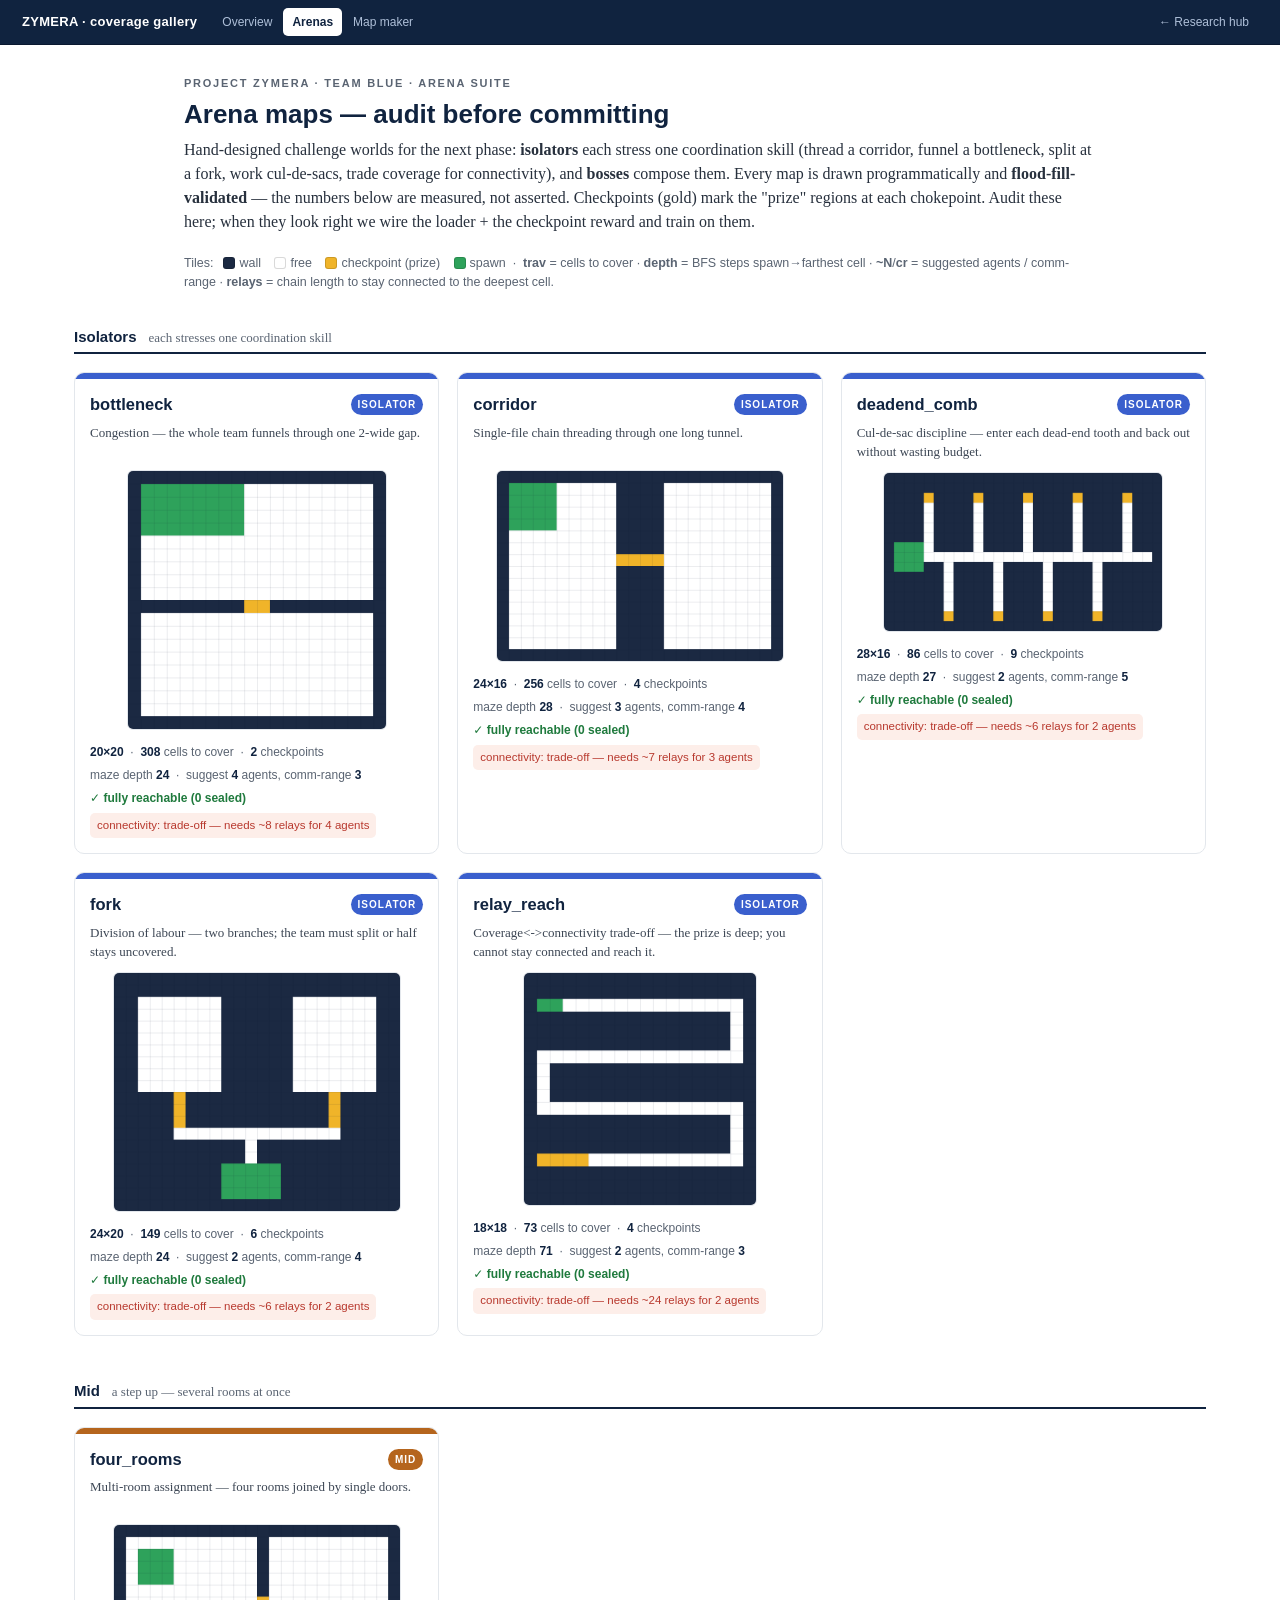
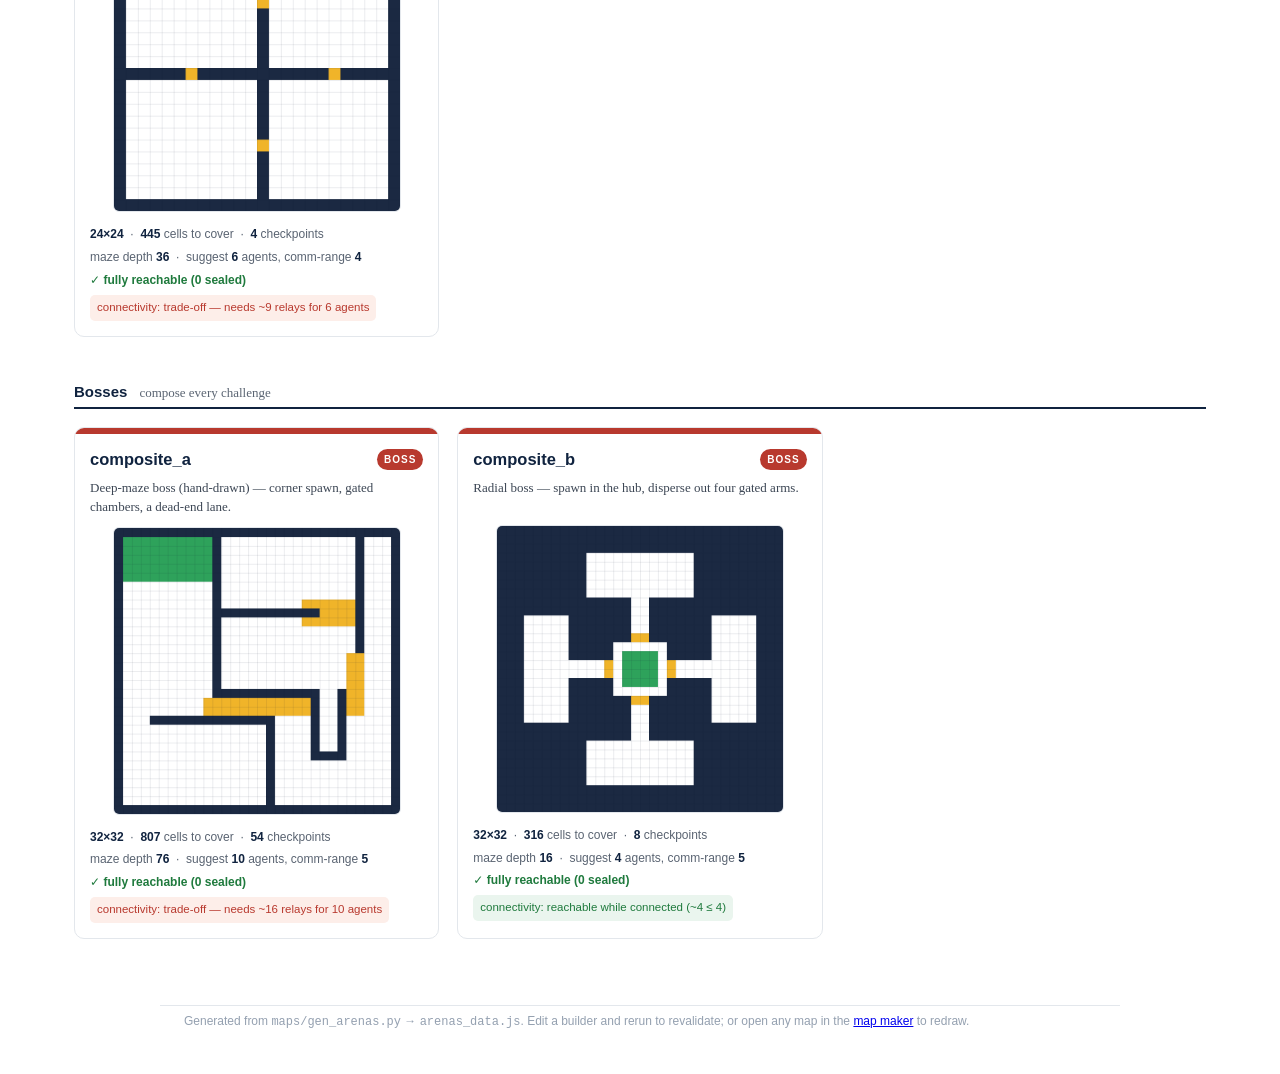
<file: report/arenas.html>
<!doctype html>
<html lang="en">
<head>
<meta charset="utf-8">
<meta name="viewport" content="width=device-width, initial-scale=1">
<title>Arena maps — audit · Zymera</title>
<style>
 :root{--ink:#1a1f29;--muted:#5a6472;--line:#e3e7ec;--bg:#fff;--panel:#fafbfc;
  --serif:Georgia,"Times New Roman",serif;--sans:"Helvetica Neue",Arial,system-ui,sans-serif;
  --iso:#3a5fcd;--mid:#b5651d;--boss:#b8392e}
 *{box-sizing:border-box} html,body{margin:0}
 body{font-family:var(--sans);background:var(--bg);color:var(--ink);line-height:1.5}
 nav.top{display:flex;gap:2px;align-items:center;flex-wrap:wrap;padding:8px 22px;background:#10233f;
  border-bottom:1px solid #0a1830;position:sticky;top:0;z-index:8}
 nav.top .home{font-weight:700;font-size:13px;color:#fff;letter-spacing:.3px;margin-right:14px;text-decoration:none}
 nav.top a.lnk{font-size:12px;color:#aebfd8;text-decoration:none;padding:5px 9px;border-radius:5px}
 nav.top a.lnk:hover{background:#1d3157;color:#fff}
 nav.top a.lnk.active{background:#fff;color:#10233f;font-weight:600}
 .hero{max-width:960px;margin:0 auto;padding:30px 24px 4px}
 .hero .kicker{font-size:11px;letter-spacing:.16em;text-transform:uppercase;color:var(--muted);font-weight:600}
 .hero h1{font-size:26px;line-height:1.2;margin:.3em 0 .15em;color:#10233f}
 .hero p{font-family:var(--serif);font-size:16px;color:#27303d;margin:.5em 0}
 .legendbar{max-width:960px;margin:8px auto 0;padding:0 24px;font-size:12.5px;color:var(--muted)}
 .legendbar .sw{display:inline-block;width:12px;height:12px;border-radius:3px;vertical-align:-2px;
  margin:0 4px 0 10px;border:1px solid rgba(0,0,0,.15)}
 .grid{max-width:1180px;margin:6px auto 50px;padding:16px 24px;
  display:grid;grid-template-columns:repeat(auto-fill,minmax(320px,1fr));gap:18px}
 .secdiv{grid-column:1/-1;margin:12px 0 0;padding:0 0 4px;border-bottom:2px solid #10233f;
  display:flex;align-items:baseline;gap:12px;flex-wrap:wrap}
 .secdiv:not(:first-child){margin-top:26px}
 .secdiv h2{font-size:15px;font-weight:700;color:#10233f;margin:0}
 .secdiv span{font-family:var(--serif);font-size:13px;color:var(--muted)}
 .acard{background:#fff;border:1px solid var(--line);border-radius:10px;overflow:hidden}
 .acard .band{height:6px}
 .acard .body{padding:13px 15px 15px}
 .acard .top{display:flex;align-items:center;justify-content:space-between;gap:8px}
 .acard h3{font-size:16.5px;margin:0;color:#10233f;font-weight:700}
 .acard .badge{font-size:10px;font-weight:700;letter-spacing:.1em;text-transform:uppercase;
  padding:3px 7px;border-radius:20px;color:#fff}
 .acard .iso{font-family:var(--serif);font-size:13px;color:#3c4654;margin:7px 0 10px;line-height:1.45;min-height:36px}
 .acard canvas{border:1px solid var(--line);border-radius:6px;display:block;margin:0 auto 11px;background:#fff}
 .acard .stats{font-size:12px;color:var(--muted);line-height:1.9}
 .acard .stats b{color:#10233f;font-variant-numeric:tabular-nums}
 .acard .reach.ok{color:#1f7a3d;font-weight:600}
 .acard .reach.bad{color:#b22;font-weight:700}
 .acard .conn{display:inline-block;margin-top:3px;padding:2px 7px;border-radius:5px;font-size:11.5px}
 .acard .conn.trade{background:#fdeee9;color:#b8392e}
 .acard .conn.ok{background:#eaf5ee;color:#1f7a3d}
 footer{max-width:960px;margin:0 auto;padding:6px 24px 44px;font-size:12px;color:#94a0b0;border-top:1px solid var(--line)}
</style>
</head>
<body>
<nav class="top">
 <a class="home" href="index.html">ZYMERA · coverage gallery</a>
 <a class="lnk" href="index.html">Overview</a>
 <a class="lnk active" href="arenas.html">Arenas</a>
 <a class="lnk" href="mapmaker.html">Map maker</a>
 <span style="flex:1"></span>
 <a class="lnk" href="pages/best-arch.html">Best-arch × maps</a>
 <a class="lnk" href="pages/frontier.html">Cov↔conn frontier</a>
</nav>

<section class="hero">
 <div class="kicker">Project Zymera · Team Blue · arena suite</div>
 <h1>Arena maps — audit before committing</h1>
 <p>Hand-designed challenge worlds for the next phase: <b>isolators</b> each stress one coordination
 skill (thread a corridor, funnel a bottleneck, split at a fork, work cul-de-sacs, trade coverage for
 connectivity), and <b>bosses</b> compose them. Every map is drawn programmatically and
 <b>flood-fill-validated</b> — the numbers below are measured, not asserted. Checkpoints (gold) mark the
 "prize" regions at each chokepoint. Audit these here; when they look right we wire the loader + the
 checkpoint reward and train on them.</p>
</section>

<div class="legendbar">
 Tiles:<span class="sw" style="background:#1b2942"></span>wall
 <span class="sw" style="background:#fff"></span>free
 <span class="sw" style="background:#f0b429"></span>checkpoint (prize)
 <span class="sw" style="background:#2ea25b"></span>spawn
 &nbsp;·&nbsp; <b>trav</b> = cells to cover · <b>depth</b> = BFS steps spawn→farthest cell ·
 <b>~N</b>/<b>cr</b> = suggested agents / comm-range · <b>relays</b> = chain length to stay connected to the deepest cell.
</div>

<div class="grid" id="grid"></div>

<footer>
 Generated from <code>maps/gen_arenas.py</code> → <code>arenas_data.js</code>. Edit a builder and rerun to
 revalidate; or open any map in the <a href="mapmaker.html">map maker</a> to redraw.
</footer>

<script src="arenas_data.js"></script>
<script>
(function(){
 var A = window.ARENAS || [];
 var grid = document.getElementById('grid');
 var COL = {'#':'#1b2942','.':'#ffffff','C':'#f0b429','S':'#2ea25b'};
 var TIER = {isolator:{c:'#3a5fcd',label:'Isolators',sub:'each stresses one coordination skill'},
             mid:{c:'#b5651d',label:'Mid',sub:'a step up — several rooms at once'},
             boss:{c:'#b8392e',label:'Bosses',sub:'compose every challenge'}};

 function drawMap(cv, a){
   var W=a.W, H=a.H, rows=a.grid;
   var px=Math.max(4, Math.min(13, Math.floor(300/W)));
   var dpr=window.devicePixelRatio||1;
   cv.style.width=(W*px)+'px'; cv.style.height=(H*px)+'px';
   cv.width=Math.round(W*px*dpr); cv.height=Math.round(H*px*dpr);
   var ctx=cv.getContext('2d'); ctx.setTransform(dpr,0,0,dpr,0,0);
   for(var r=0;r<H;r++)for(var c=0;c<W;c++){ ctx.fillStyle=COL[rows[r][c]]||'#fff'; ctx.fillRect(c*px,r*px,px,px); }
   if(px>=8){ ctx.strokeStyle='rgba(20,30,60,.08)'; ctx.lineWidth=1;
     for(var cc=0;cc<=W;cc++){ctx.beginPath();ctx.moveTo(cc*px+.5,0);ctx.lineTo(cc*px+.5,H*px);ctx.stroke();}
     for(var rr=0;rr<=H;rr++){ctx.beginPath();ctx.moveTo(0,rr*px+.5);ctx.lineTo(W*px,rr*px+.5);ctx.stroke();} }
 }
 function heading(t){ var d=document.createElement('div'); d.className='secdiv';
   d.innerHTML='<h2>'+t.label+'</h2><span>'+t.sub+'</span>'; grid.appendChild(d); }

 var curTier=null;
 A.forEach(function(a){
   var t=TIER[a.tier]||{c:'#666',label:a.tier,sub:''};
   if(a.tier!==curTier){ heading(t); curTier=a.tier; }
   var reachOK = a.unreach===0;
   var trade = a.relays > a.recN;
   var card=document.createElement('div'); card.className='acard';
   card.innerHTML =
     '<div class="band" style="background:'+t.c+'"></div>'+
     '<div class="body">'+
       '<div class="top"><h3>'+a.name+'</h3>'+
         '<span class="badge" style="background:'+t.c+'">'+a.tier+'</span></div>'+
       '<div class="iso">'+a.isolates+'</div>'+
       '<canvas></canvas>'+
       '<div class="stats">'+
         '<b>'+a.W+'×'+a.H+'</b> &nbsp;·&nbsp; <b>'+a.trav+'</b> cells to cover &nbsp;·&nbsp; '+
         '<b>'+a.cps+'</b> checkpoints<br>'+
         'maze depth <b>'+a.depth+'</b> &nbsp;·&nbsp; suggest <b>'+a.recN+'</b> agents, comm-range <b>'+a.cr+'</b><br>'+
         '<span class="reach '+(reachOK?'ok':'bad')+'">'+(reachOK?'✓ fully reachable (0 sealed)':'✗ '+a.unreach+' SEALED cells')+'</span> &nbsp; '+
         '<span class="conn '+(trade?'trade':'ok')+'">connectivity: '+
           (trade ? 'trade-off — needs ~'+a.relays+' relays for '+a.recN+' agents'
                  : 'reachable while connected (~'+a.relays+' ≤ '+a.recN+')')+'</span>'+
       '</div>'+
     '</div>';
   grid.appendChild(card);
   drawMap(card.querySelector('canvas'), a);
 });
 if(!A.length){ grid.innerHTML='<p style="padding:20px;color:#b22">arenas_data.js not found — run <code>python3 maps/gen_arenas.py</code>.</p>'; }
})();
</script>
<script src="nav.js"></script>
</body>
</html>
</file>
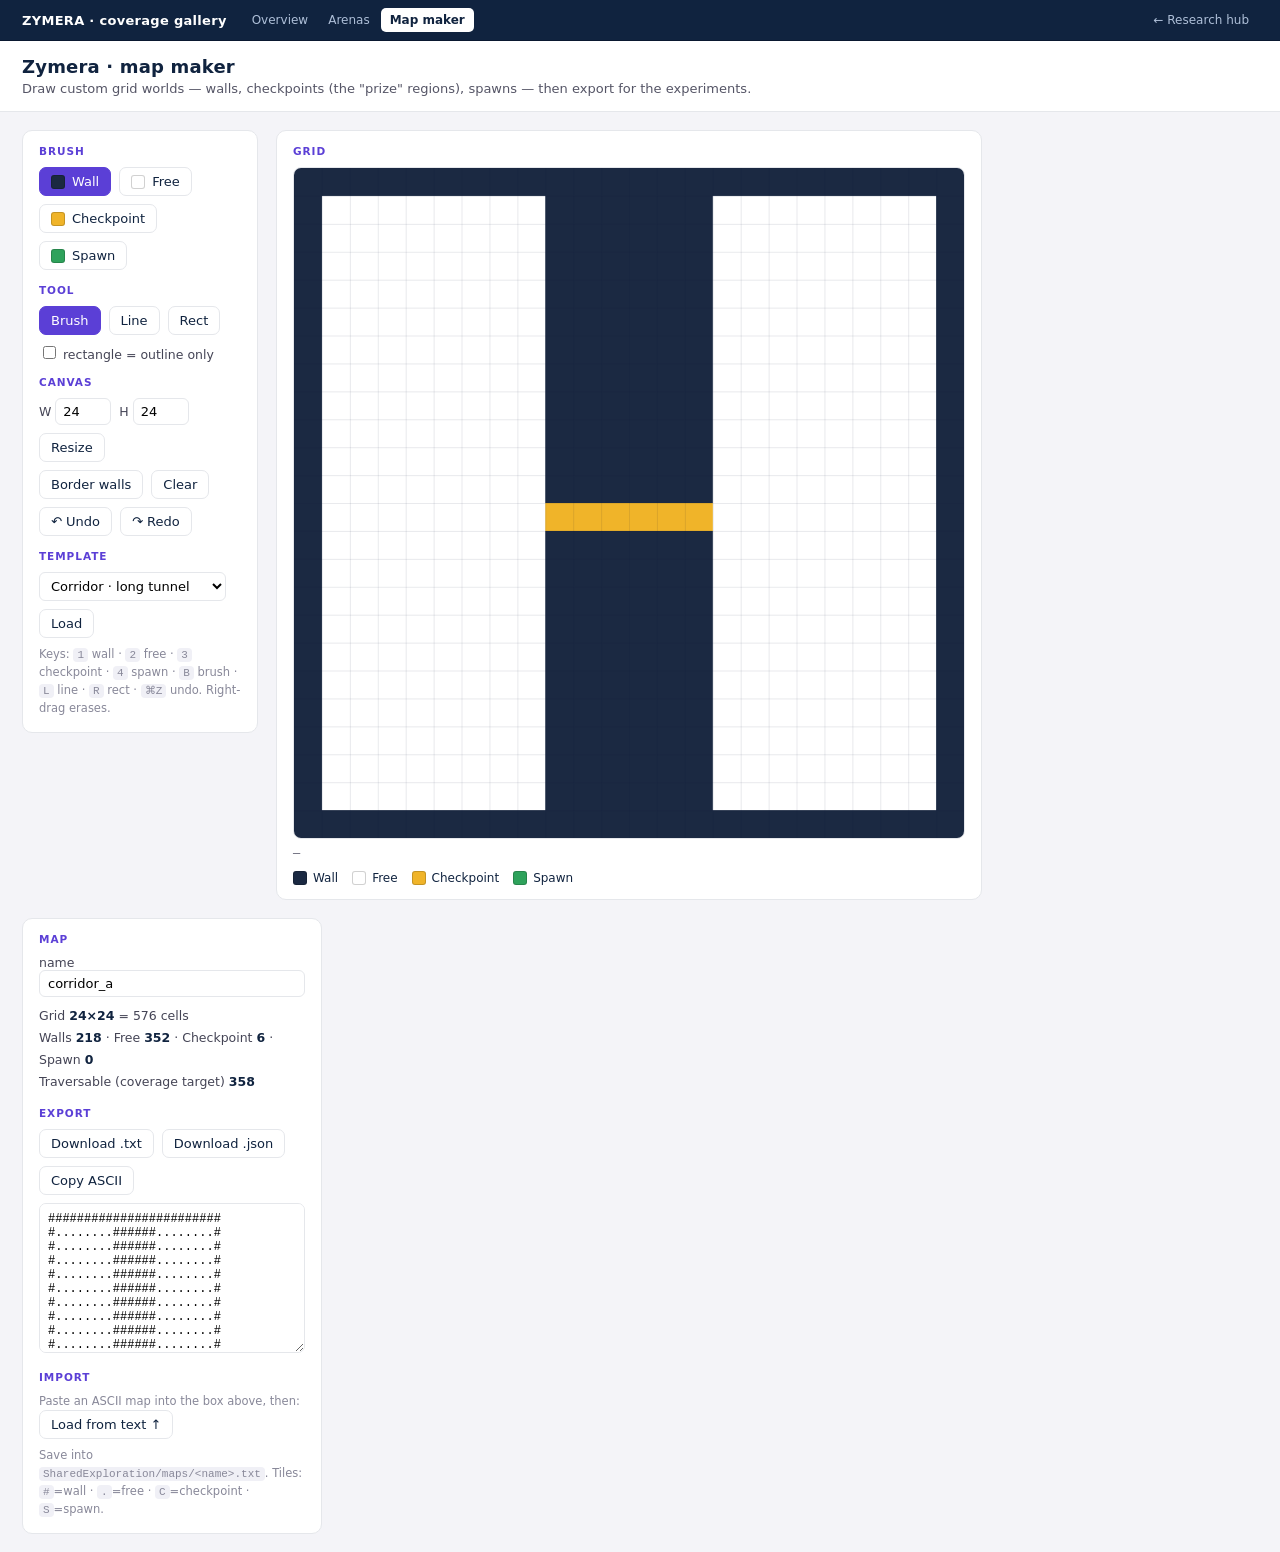
<file: report/mapmaker.html>
<!doctype html>
<html lang="en">
<head>
<meta charset="utf-8">
<meta name="viewport" content="width=device-width, initial-scale=1">
<title>Map maker · Zymera</title>
<style>
 :root{--accent:#5b3fd6;--accent-soft:#efeafd;--ink:#10233f;--line:#e5e7eb;
   --sans:'Segoe UI',system-ui,-apple-system,Roboto,Helvetica,Arial,sans-serif}
 *{box-sizing:border-box}
 body{margin:0;font-family:var(--sans);color:var(--ink);background:#f4f4f8}
 header{padding:15px 22px;border-bottom:1px solid var(--line);background:#fff}
 header h1{margin:0;font-size:18px;letter-spacing:.01em}
 header p{margin:4px 0 0;font-size:13px;color:#556}
 .wrap{display:flex;gap:18px;padding:18px 22px;align-items:flex-start;flex-wrap:wrap}
 .panel{background:#fff;border:1px solid var(--line);border-radius:10px;padding:14px 16px}
 .panel h2{margin:0 0 10px;font-size:10.5px;letter-spacing:.09em;text-transform:uppercase;color:var(--accent)}
 .row{display:flex;gap:8px;align-items:center;margin-bottom:8px;flex-wrap:wrap}
 label{font-size:12.5px;color:#445}
 button,select,input[type=text],input[type=number]{font-family:inherit;font-size:13px}
 button{border:1px solid var(--line);background:#fff;border-radius:7px;padding:6px 11px;cursor:pointer;color:var(--ink)}
 button:hover{background:#f0f0f6}
 button.on{background:var(--accent);color:#fff;border-color:var(--accent)}
 button.sw{display:flex;align-items:center;gap:7px}
 .chip{width:14px;height:14px;border-radius:3px;border:1px solid rgba(0,0,0,.18);display:inline-block;flex:none}
 input[type=number]{width:56px;padding:5px 7px;border:1px solid var(--line);border-radius:6px}
 input[type=text]{padding:5px 8px;border:1px solid var(--line);border-radius:6px}
 select{padding:5px 7px;border:1px solid var(--line);border-radius:6px;background:#fff}
 canvas{border:1px solid var(--line);border-radius:8px;cursor:crosshair;touch-action:none;background:#fff;display:block}
 textarea{width:100%;height:150px;font-family:ui-monospace,Menlo,Consolas,monospace;font-size:12px;
   border:1px solid var(--line);border-radius:7px;padding:8px;resize:vertical;white-space:pre;overflow:auto}
 .stat{font-size:12.5px;color:#445;line-height:1.75}
 .stat b{color:var(--ink)}
 .status{font-family:ui-monospace,monospace;font-size:12px;color:#667;margin-top:8px;min-height:16px}
 .hint{font-size:11.5px;color:#889;margin-top:8px;line-height:1.55}
 .hint code{background:#f0f0f6;padding:1px 4px;border-radius:4px;font-size:11px}
 .legend{display:flex;gap:14px;flex-wrap:wrap;font-size:12px;margin-top:8px}
 .legend span{display:flex;align-items:center;gap:6px}
 nav.top{display:flex;gap:2px;align-items:center;flex-wrap:wrap;padding:8px 22px;background:#10233f;border-bottom:1px solid #0a1830}
 nav.top .home{font-weight:700;font-size:13px;color:#fff;letter-spacing:.3px;margin-right:14px;text-decoration:none}
 nav.top a.lnk{font-size:12px;color:#aebfd8;text-decoration:none;padding:5px 9px;border-radius:5px}
 nav.top a.lnk:hover{background:#1d3157;color:#fff}
 nav.top a.lnk.active{background:#fff;color:#10233f;font-weight:600}
</style>
</head>
<body>
<nav class="top">
 <a class="home" href="index.html">ZYMERA · coverage gallery</a>
 <a class="lnk" href="index.html">Overview</a>
 <a class="lnk" href="arenas.html">Arenas</a>
 <a class="lnk active" href="mapmaker.html">Map maker</a>
</nav>
<header>
 <h1>Zymera · map maker</h1>
 <p>Draw custom grid worlds — walls, checkpoints (the "prize" regions), spawns — then export for the experiments.</p>
</header>

<div class="wrap">
 <!-- LEFT: tools -->
 <div class="panel" style="width:236px">
  <h2>Brush</h2>
  <div class="row" id="palette"></div>
  <h2 style="margin-top:14px">Tool</h2>
  <div class="row" id="tools"></div>
  <div class="row"><label><input type="checkbox" id="outline"> rectangle = outline only</label></div>
  <h2 style="margin-top:14px">Canvas</h2>
  <div class="row">
    <label>W <input type="number" id="w" min="4" max="80" value="24"></label>
    <label>H <input type="number" id="h" min="4" max="80" value="24"></label>
    <button id="resize">Resize</button>
  </div>
  <div class="row">
    <button id="border">Border walls</button>
    <button id="clear">Clear</button>
  </div>
  <div class="row">
    <button id="undo">↶ Undo</button>
    <button id="redo">↷ Redo</button>
  </div>
  <h2 style="margin-top:14px">Template</h2>
  <div class="row">
   <select id="tpl">
     <option value="empty">Empty (bordered)</option>
     <option value="tworoom">Two rooms · 1-cell door</option>
     <option value="corridor" selected>Corridor · long tunnel</option>
     <option value="fourroom">Four rooms · cross</option>
     <option value="bottleneck">Bottleneck · funnel</option>
   </select>
   <button id="apply">Load</button>
  </div>
  <div class="hint">Keys: <code>1</code> wall · <code>2</code> free · <code>3</code> checkpoint · <code>4</code> spawn · <code>B</code> brush · <code>L</code> line · <code>R</code> rect · <code>⌘Z</code> undo. Right-drag erases.</div>
 </div>

 <!-- MIDDLE: canvas -->
 <div class="panel">
  <h2>Grid</h2>
  <canvas id="cv"></canvas>
  <div class="status" id="status">—</div>
  <div class="legend" id="legend"></div>
 </div>

 <!-- RIGHT: export -->
 <div class="panel" style="width:300px">
  <h2>Map</h2>
  <div class="row"><label style="flex:1">name <input type="text" id="name" value="corridor_a" style="width:100%"></label></div>
  <div class="stat" id="stats"></div>
  <h2 style="margin-top:14px">Export</h2>
  <div class="row">
   <button id="dltxt">Download .txt</button>
   <button id="dljson">Download .json</button>
   <button id="copy">Copy ASCII</button>
  </div>
  <textarea id="ascii" spellcheck="false"></textarea>
  <h2 style="margin-top:14px">Import</h2>
  <div class="hint">Paste an ASCII map into the box above, then:</div>
  <div class="row"><button id="load">Load from text ↑</button></div>
  <div class="hint">Save into <code>SharedExploration/maps/&lt;name&gt;.txt</code>. Tiles: <code>#</code>=wall · <code>.</code>=free · <code>C</code>=checkpoint · <code>S</code>=spawn.</div>
 </div>
</div>

<script>
(function(){
 const CH   = ['#','.','C','S'];
 const COLOR= {'.':'#ffffff','#':'#1b2942','C':'#f0b429','S':'#2ea25b'};
 const NAME = {'.':'Free','#':'Wall','C':'Checkpoint','S':'Spawn'};
 let W=24,H=24, cells=new Array(W*H).fill('.'), brush='#', tool='brush', outline=false;
 let cellPx=26, painting=false, eraser=false, startC=null, lastC=null, preview=null;
 let undoStack=[], redoStack=[];
 const cv=document.getElementById('cv'), ctx=cv.getContext('2d');
 const idx=(r,c)=>r*W+c, inb=(r,c)=>r>=0&&r<H&&c>=0&&c<W;

 // ---- rendering -------------------------------------------------------------
 function sizeCanvas(){
   const maxDim=680; cellPx=Math.max(6,Math.min(30,Math.floor(maxDim/Math.max(W,H))));
   const dpr=window.devicePixelRatio||1;
   cv.style.width=(W*cellPx)+'px'; cv.style.height=(H*cellPx)+'px';
   cv.width=Math.round(W*cellPx*dpr); cv.height=Math.round(H*cellPx*dpr);
   ctx.setTransform(dpr,0,0,dpr,0,0);
 }
 function draw(){
   ctx.clearRect(0,0,W*cellPx,H*cellPx);
   for(let r=0;r<H;r++)for(let c=0;c<W;c++){
     ctx.fillStyle=COLOR[cells[idx(r,c)]]||'#fff';
     ctx.fillRect(c*cellPx,r*cellPx,cellPx,cellPx);
   }
   if(preview){ ctx.fillStyle=eraser?'#ffffff':(COLOR[brush]); ctx.globalAlpha=.5;
     preview.forEach(([r,c])=>ctx.fillRect(c*cellPx,r*cellPx,cellPx,cellPx)); ctx.globalAlpha=1; }
   if(cellPx>=10){ ctx.strokeStyle='rgba(20,30,60,.09)'; ctx.lineWidth=1;
     for(let c=0;c<=W;c++){ctx.beginPath();ctx.moveTo(c*cellPx+.5,0);ctx.lineTo(c*cellPx+.5,H*cellPx);ctx.stroke();}
     for(let r=0;r<=H;r++){ctx.beginPath();ctx.moveTo(0,r*cellPx+.5);ctx.lineTo(W*cellPx,r*cellPx+.5);ctx.stroke();}
   }
 }

 // ---- history ---------------------------------------------------------------
 function snapshot(){ undoStack.push(cells.slice()); if(undoStack.length>80)undoStack.shift(); redoStack.length=0; }
 function undo(){ if(!undoStack.length)return; redoStack.push(cells.slice()); cells=undoStack.pop(); draw(); refresh(); }
 function redo(){ if(!redoStack.length)return; undoStack.push(cells.slice()); cells=redoStack.pop(); draw(); refresh(); }

 // ---- geometry helpers ------------------------------------------------------
 function setCell(r,c,ch){ if(inb(r,c)) cells[idx(r,c)]=ch; }
 function evCell(e){ const rect=cv.getBoundingClientRect();
   let c=Math.floor((e.clientX-rect.left)/cellPx), r=Math.floor((e.clientY-rect.top)/cellPx);
   return [Math.max(0,Math.min(H-1,r)), Math.max(0,Math.min(W-1,c))]; }
 function lineCells(a,b){ let r0=a[0],c0=a[1],r1=b[0],c1=b[1];
   const dr=Math.abs(r1-r0),dc=Math.abs(c1-c0),sr=r0<r1?1:-1,sc=c0<c1?1:-1; let err=dc-dr,out=[];
   for(;;){ out.push([r0,c0]); if(r0===r1&&c0===c1)break; const e2=2*err;
     if(e2>-dr){err-=dr;c0+=sc;} if(e2<dc){err+=dc;r0+=sr;} } return out; }
 function rectCells(a,b){ const r0=Math.min(a[0],b[0]),r1=Math.max(a[0],b[0]),
   c0=Math.min(a[1],b[1]),c1=Math.max(a[1],b[1]),out=[];
   for(let r=r0;r<=r1;r++)for(let c=c0;c<=c1;c++){ if(outline&&r>r0&&r<r1&&c>c0&&c<c1)continue; out.push([r,c]); }
   return out; }

 // ---- pointer ---------------------------------------------------------------
 function statusLine(cell){ const [r,c]=cell||[0,0]; const ch=inb(r,c)?cells[idx(r,c)]:'.';
   document.getElementById('status').textContent='row '+r+', col '+c+'  ·  '+NAME[ch]+'    ['+tool+' · '+NAME[brush]+']'; }
 cv.addEventListener('contextmenu',e=>e.preventDefault());
 cv.addEventListener('mousedown',e=>{ e.preventDefault(); eraser=(e.button===2); const cell=evCell(e);
   snapshot(); painting=true; startC=cell; lastC=cell; const ch=eraser?'.':brush;
   if(tool==='brush'){ setCell(cell[0],cell[1],ch); draw(); }
   else { preview=(tool==='rect')?rectCells(cell,cell):lineCells(cell,cell); draw(); } });
 window.addEventListener('mousemove',e=>{ const cell=evCell(e); lastC=cell; statusLine(cell);
   if(!painting)return; const ch=eraser?'.':brush;
   if(tool==='brush'){ lineCells(lastC,cell).forEach(([r,c])=>setCell(r,c,ch)); draw(); }
   else { preview=(tool==='rect')?rectCells(startC,cell):lineCells(startC,cell); draw(); } });
 window.addEventListener('mouseup',e=>{ if(!painting)return; const cell=evCell(e); const ch=eraser?'.':brush;
   if(tool!=='brush'){ ((tool==='rect')?rectCells(startC,cell):lineCells(startC,cell)).forEach(([r,c])=>setCell(r,c,ch)); }
   painting=false; preview=null; startC=null; draw(); refresh(); });

 // ---- palette / tools / legend ---------------------------------------------
 const pal=document.getElementById('palette');
 CH.forEach(ch=>{ const b=document.createElement('button'); b.className='sw'+(ch===brush?' on':''); b.dataset.ch=ch;
   b.innerHTML='<span class="chip" style="background:'+COLOR[ch]+'"></span>'+NAME[ch];
   b.onclick=()=>setBrush(ch); pal.appendChild(b); });
 const tl=document.getElementById('tools');
 [['brush','Brush'],['line','Line'],['rect','Rect']].forEach(([t,lab])=>{ const b=document.createElement('button');
   b.className=(t===tool?'on':''); b.dataset.t=t; b.textContent=lab; b.onclick=()=>setTool(t); tl.appendChild(b); });
 document.getElementById('legend').innerHTML=CH.map(ch=>
   '<span><span class="chip" style="background:'+COLOR[ch]+'"></span>'+NAME[ch]+'</span>').join('');
 function setBrush(ch){ brush=ch; [...pal.children].forEach(x=>x.classList.toggle('on',x.dataset.ch===ch)); statusLine(lastC); }
 function setTool(t){ tool=t; [...tl.children].forEach(x=>x.classList.toggle('on',x.dataset.t===t)); statusLine(lastC); }

 // ---- export / import / stats ----------------------------------------------
 function asciiStr(){ const rows=[]; for(let r=0;r<H;r++){ let s=''; for(let c=0;c<W;c++)s+=cells[idx(r,c)]; rows.push(s);} return rows.join('\n'); }
 function refresh(){ document.getElementById('ascii').value=asciiStr(); stats(); }
 function stats(){ let w=0,f=0,cp=0,sp=0; cells.forEach(ch=>{ if(ch==='#')w++; else if(ch==='C')cp++; else if(ch==='S')sp++; else f++; });
   document.getElementById('stats').innerHTML=
     'Grid <b>'+W+'×'+H+'</b> = '+(W*H)+' cells<br>'+
     'Walls <b>'+w+'</b> · Free <b>'+f+'</b> · Checkpoint <b>'+cp+'</b> · Spawn <b>'+sp+'</b><br>'+
     'Traversable (coverage target) <b>'+(W*H-w)+'</b>'; }
 function nm(){ return (document.getElementById('name').value||'map').replace(/[^a-zA-Z0-9_\-]/g,'_'); }
 function download(fn,txt,type){ const blob=new Blob([txt],{type:type||'text/plain'}); const a=document.createElement('a');
   a.href=URL.createObjectURL(blob); a.download=fn; document.body.appendChild(a); a.click(); a.remove(); URL.revokeObjectURL(a.href); }
 function mapJSON(){ const cp=[],sp=[]; for(let r=0;r<H;r++)for(let c=0;c<W;c++){ const ch=cells[idx(r,c)];
   if(ch==='C')cp.push([r,c]); if(ch==='S')sp.push([r,c]); }
   return {name:nm(),w:W,h:H,grid:asciiStr().split('\n'),checkpoints:cp,spawns:sp}; }
 document.getElementById('dltxt').onclick=()=>download(nm()+'.txt',asciiStr());
 document.getElementById('dljson').onclick=()=>download(nm()+'.json',JSON.stringify(mapJSON()),'application/json');
 document.getElementById('copy').onclick=()=>{ navigator.clipboard&&navigator.clipboard.writeText(asciiStr()); };
 document.getElementById('load').onclick=()=>{ const t=document.getElementById('ascii').value.replace(/\r/g,'');
   const rows=t.split('\n').filter(x=>x.length); if(!rows.length)return;
   const nh=rows.length, nw=Math.max.apply(null,rows.map(r=>r.length)); snapshot();
   const ng=new Array(nw*nh).fill('.');
   for(let r=0;r<nh;r++)for(let c=0;c<rows[r].length;c++){ let ch=rows[r][c]; if(!COLOR[ch])ch='.'; ng[r*nw+c]=ch; }
   W=nw;H=nh;cells=ng; document.getElementById('w').value=W; document.getElementById('h').value=H; sizeCanvas(); draw(); refresh(); };

 // ---- canvas ops ------------------------------------------------------------
 function clampInt(id,lo,hi){ let v=parseInt(document.getElementById(id).value||'0',10); v=Math.max(lo,Math.min(hi,v||lo)); document.getElementById(id).value=v; return v; }
 function border(){ for(let c=0;c<W;c++){setCell(0,c,'#');setCell(H-1,c,'#');} for(let r=0;r<H;r++){setCell(r,0,'#');setCell(r,W-1,'#');} }
 document.getElementById('resize').onclick=()=>{ const nw=clampInt('w',4,80), nh=clampInt('h',4,80); snapshot();
   const ng=new Array(nw*nh).fill('.'); for(let r=0;r<Math.min(H,nh);r++)for(let c=0;c<Math.min(W,nw);c++) ng[r*nw+c]=cells[idx(r,c)];
   W=nw;H=nh;cells=ng; sizeCanvas(); draw(); refresh(); };
 document.getElementById('border').onclick=()=>{ snapshot(); border(); draw(); refresh(); };
 document.getElementById('clear').onclick=()=>{ snapshot(); cells=new Array(W*H).fill('.'); draw(); refresh(); };
 document.getElementById('undo').onclick=undo;
 document.getElementById('redo').onclick=redo;
 document.getElementById('outline').onchange=e=>outline=e.target.checked;

 // ---- templates -------------------------------------------------------------
 function tplEmpty(){ cells=new Array(W*H).fill('.'); border(); }
 function tplTwoRoom(){ tplEmpty(); const mc=Math.floor(W/2); for(let r=1;r<H-1;r++)setCell(r,mc,'#'); setCell(Math.floor(H/2),mc,'C'); }
 function tplCorridor(){ tplEmpty(); const c0=Math.floor(W*0.38),c1=Math.floor(W*0.62),tr=Math.floor(H/2);
   for(let r=1;r<H-1;r++)for(let c=c0;c<=c1;c++)setCell(r,c,'#'); for(let c=c0;c<=c1;c++)setCell(tr,c,'C'); }
 function tplFourRoom(){ tplEmpty(); const mc=Math.floor(W/2),mr=Math.floor(H/2);
   for(let r=1;r<H-1;r++)setCell(r,mc,'#'); for(let c=1;c<W-1;c++)setCell(mr,c,'#');
   setCell(Math.floor(H*0.25),mc,'.'); setCell(Math.floor(H*0.75),mc,'.');
   setCell(mr,Math.floor(W*0.25),'.'); setCell(mr,Math.floor(W*0.75),'.'); setCell(mr,mc,'C'); }
 function tplBottleneck(){ tplEmpty(); const mc=Math.floor(W/2),mr=Math.floor(H/2);
   for(let r=1;r<H-1;r++){ const half=1+Math.abs(r-mr);
     for(let c=1;c<W-1;c++){ const d=Math.abs(c-mc); if(d>=half&&d<=half+2)setCell(r,c,'#'); } }
   setCell(mr,mc,'C'); }
 const TPL={empty:tplEmpty,tworoom:tplTwoRoom,corridor:tplCorridor,fourroom:tplFourRoom,bottleneck:tplBottleneck};
 document.getElementById('apply').onclick=()=>{ const v=document.getElementById('tpl').value; if(!TPL[v])return; snapshot(); TPL[v](); draw(); refresh(); };

 // ---- keyboard --------------------------------------------------------------
 window.addEventListener('keydown',e=>{ if(e.target.tagName==='INPUT'||e.target.tagName==='TEXTAREA')return;
   const meta=e.metaKey||e.ctrlKey, k=e.key.toLowerCase();
   if(meta&&k==='z'){ e.preventDefault(); e.shiftKey?redo():undo(); return; }
   if(meta&&k==='y'){ e.preventDefault(); redo(); return; }
   if(k==='1')setBrush('#'); else if(k==='2')setBrush('.'); else if(k==='3')setBrush('C'); else if(k==='4')setBrush('S');
   else if(k==='b')setTool('brush'); else if(k==='l')setTool('line'); else if(k==='r')setTool('rect'); });

 // ---- init ------------------------------------------------------------------
 sizeCanvas(); tplCorridor(); draw(); refresh();
})();
</script>
<script src="nav.js"></script>
</body>
</html>
</file>
<file: assets/style.css>
/* Zymera project site — shared styles */
:root{
  --ink:#1a2027; --mut:#5b6570; --line:#e4e8ec; --bg:#fbfcfd; --card:#ffffff;
  --accent:#1f6feb; --accent-d:#0b4fb8; --good:#1f7a44; --bad:#c0392b; --warn:#b7791f;
  --maxw:940px;
}
*{box-sizing:border-box}
html{scroll-behavior:smooth}
body{font-family:-apple-system,BlinkMacSystemFont,"Segoe UI",Roboto,Helvetica,Arial,sans-serif;
  color:var(--ink);line-height:1.62;margin:0;background:var(--bg);font-size:15px}
a{color:var(--accent);text-decoration:none}
a:hover{text-decoration:underline}

/* top nav */
.nav{position:sticky;top:0;z-index:50;background:rgba(255,255,255,.92);backdrop-filter:blur(8px);
  border-bottom:1px solid var(--line)}
.nav-inner{max-width:var(--maxw);margin:0 auto;display:flex;align-items:center;gap:4px;
  padding:10px 22px;flex-wrap:wrap}
.brand{font-weight:800;letter-spacing:.5px;margin-right:auto;font-size:16px;color:var(--ink)}
.brand span{color:var(--accent)}
.nav a.lnk{font-size:13.5px;color:var(--mut);padding:5px 10px;border-radius:7px}
.nav a.lnk:hover{background:#eef3fb;color:var(--accent-d);text-decoration:none}
.nav a.lnk.active{color:var(--accent-d);font-weight:700;background:#eef3fb}

.wrap{max-width:var(--maxw);margin:0 auto;padding:0 22px 90px}
h1{font-size:30px;line-height:1.18;margin:34px 0 6px}
h2{font-size:21px;margin-top:38px;border-top:1px solid var(--line);padding-top:18px}
h3{font-size:16.5px;margin-top:26px;color:#11324f}
p,li{font-size:14.6px}
.sub{color:var(--mut);font-size:14px;margin-top:0}
.meta{color:var(--mut);font-size:12.8px}
code{background:#eef1f4;padding:1px 5px;border-radius:4px;font-size:12.8px;font-family:ui-monospace,SFMono-Regular,Menlo,monospace}

/* hero */
.hero{background:linear-gradient(135deg,#0b1f3a,#123a6b);color:#eaf1fb;border-radius:16px;
  padding:34px 32px;margin:26px 0 8px}
.hero h1{color:#fff;margin-top:0}
.hero .sub{color:#bcd2f0}
.hero .pill{display:inline-block;background:rgba(255,255,255,.14);border:1px solid rgba(255,255,255,.25);
  border-radius:20px;padding:3px 12px;font-size:12.5px;margin:3px 6px 3px 0}

/* cards grid */
.cards{display:grid;grid-template-columns:repeat(auto-fill,minmax(250px,1fr));gap:14px;margin:18px 0}
.card{background:var(--card);border:1px solid var(--line);border-radius:12px;padding:16px 18px;
  transition:.15s;display:block;color:var(--ink)}
.card:hover{border-color:var(--accent);box-shadow:0 4px 18px rgba(31,111,235,.10);text-decoration:none;transform:translateY(-2px)}
.card h3{margin:0 0 4px;color:var(--accent-d)}
.card p{margin:0;font-size:13.3px;color:var(--mut)}

/* tables */
table{border-collapse:collapse;width:100%;margin:16px 0;font-size:13px;background:var(--card)}
th,td{border:1px solid var(--line);padding:7px 9px;text-align:left;vertical-align:top}
th{background:#f1f4f7;font-weight:700}
.win{color:var(--good);font-weight:700}.lose{color:var(--bad);font-weight:700}

/* callouts */
.callout{border-radius:10px;padding:13px 17px;font-size:13.8px;margin:16px 0;border:1px solid}
.key{background:#e9f7ee;border-color:#a6e0bb}
.gap{background:#eaf1ff;border-color:#bcd0ff}
.warnbox{background:#fff7e6;border-color:#ffd8a8}
.danger{background:#fdecea;border-color:#f5b7b1}

/* figures */
figure{margin:18px 0;text-align:center}
figure img{max-width:100%;border:1px solid var(--line);border-radius:10px;background:#fff}
figcaption{font-size:12.6px;color:var(--mut);margin-top:7px}
.two{display:grid;grid-template-columns:1fr 1fr;gap:16px}
@media(max-width:680px){.two{grid-template-columns:1fr}}

.tag{display:inline-block;font-size:11px;padding:1px 8px;border-radius:10px;background:#eef1f4;color:#444;margin-right:4px}
blockquote{border-left:3px solid var(--accent);margin:14px 0;padding:7px 16px;background:var(--card);color:#33414d;font-size:13.8px;border-radius:0 8px 8px 0}
.footer{border-top:1px solid var(--line);margin-top:50px;padding-top:18px;color:var(--mut);font-size:12.5px}
.kpi{display:grid;grid-template-columns:repeat(auto-fit,minmax(150px,1fr));gap:12px;margin:18px 0}
.kpi div{background:var(--card);border:1px solid var(--line);border-radius:10px;padding:14px;text-align:center}
.kpi b{display:block;font-size:24px;color:var(--accent-d);line-height:1.1}
.kpi span{font-size:12px;color:var(--mut)}
</file>
